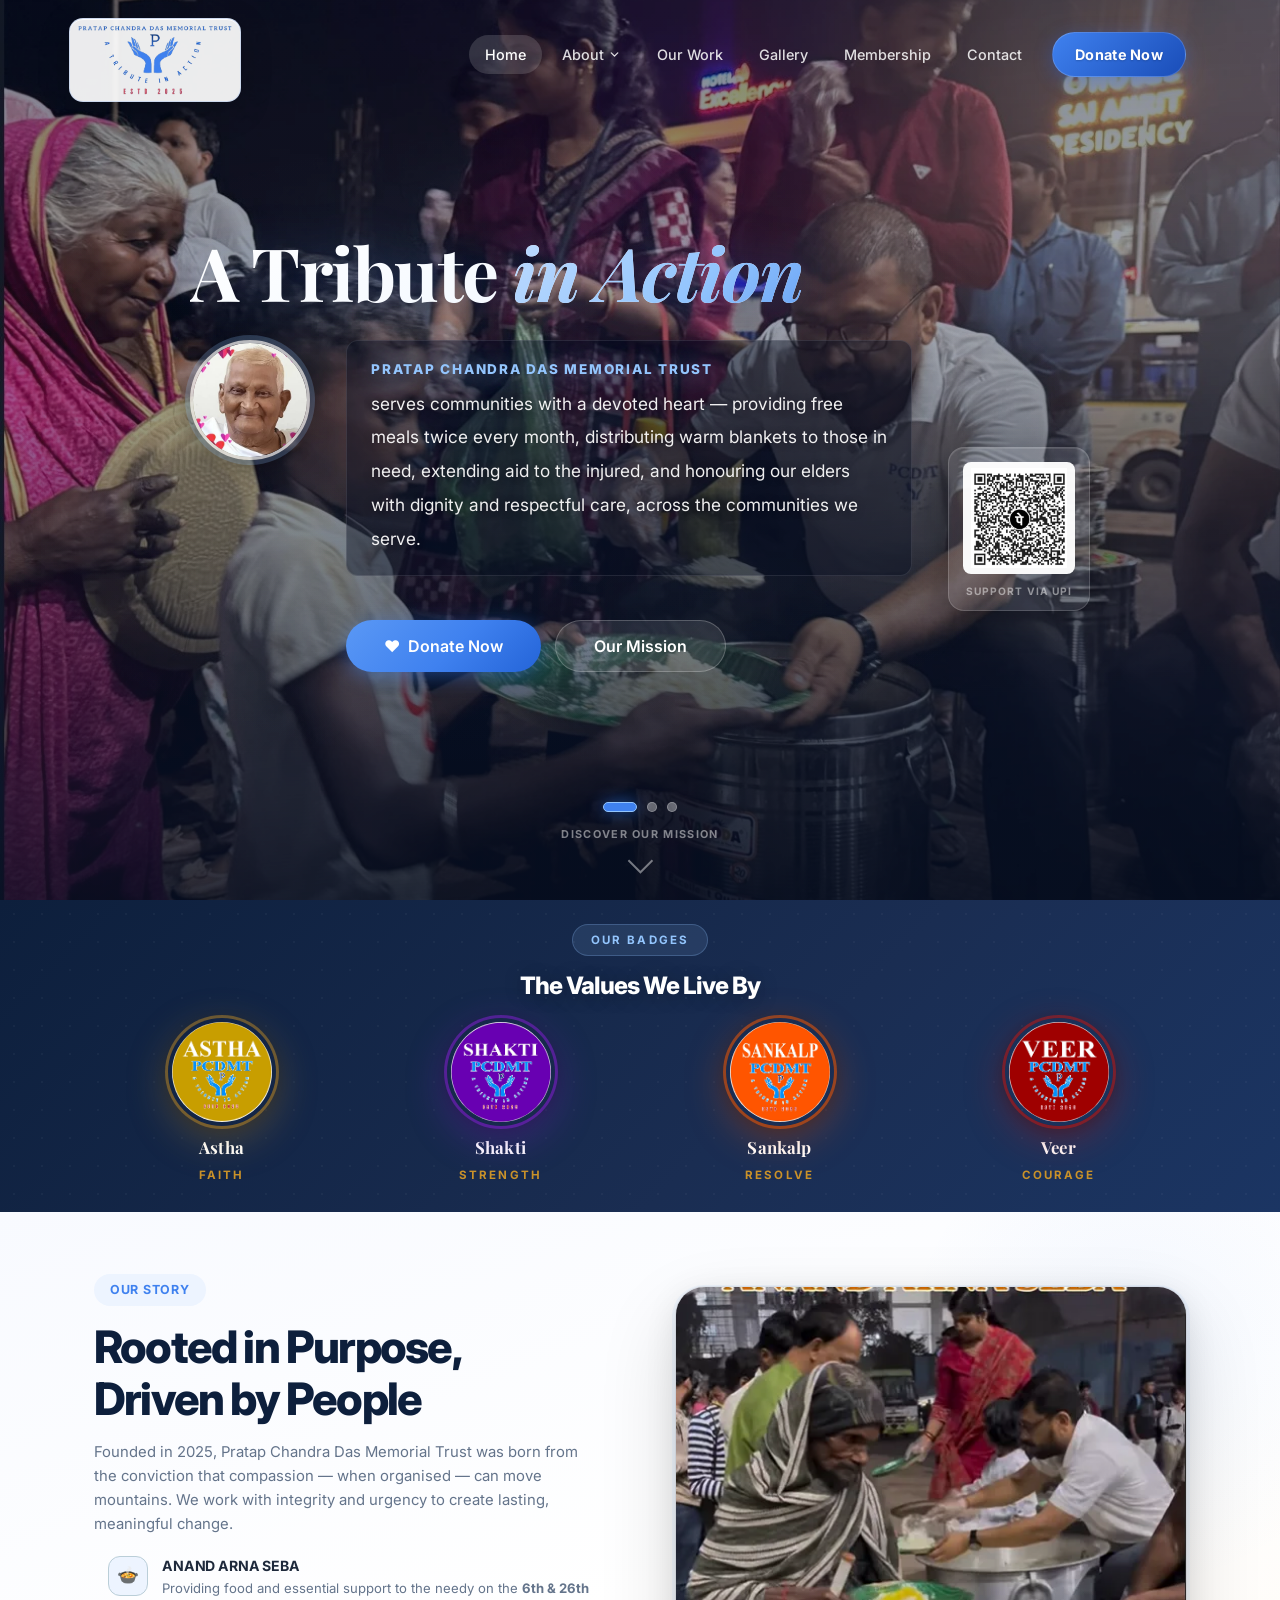
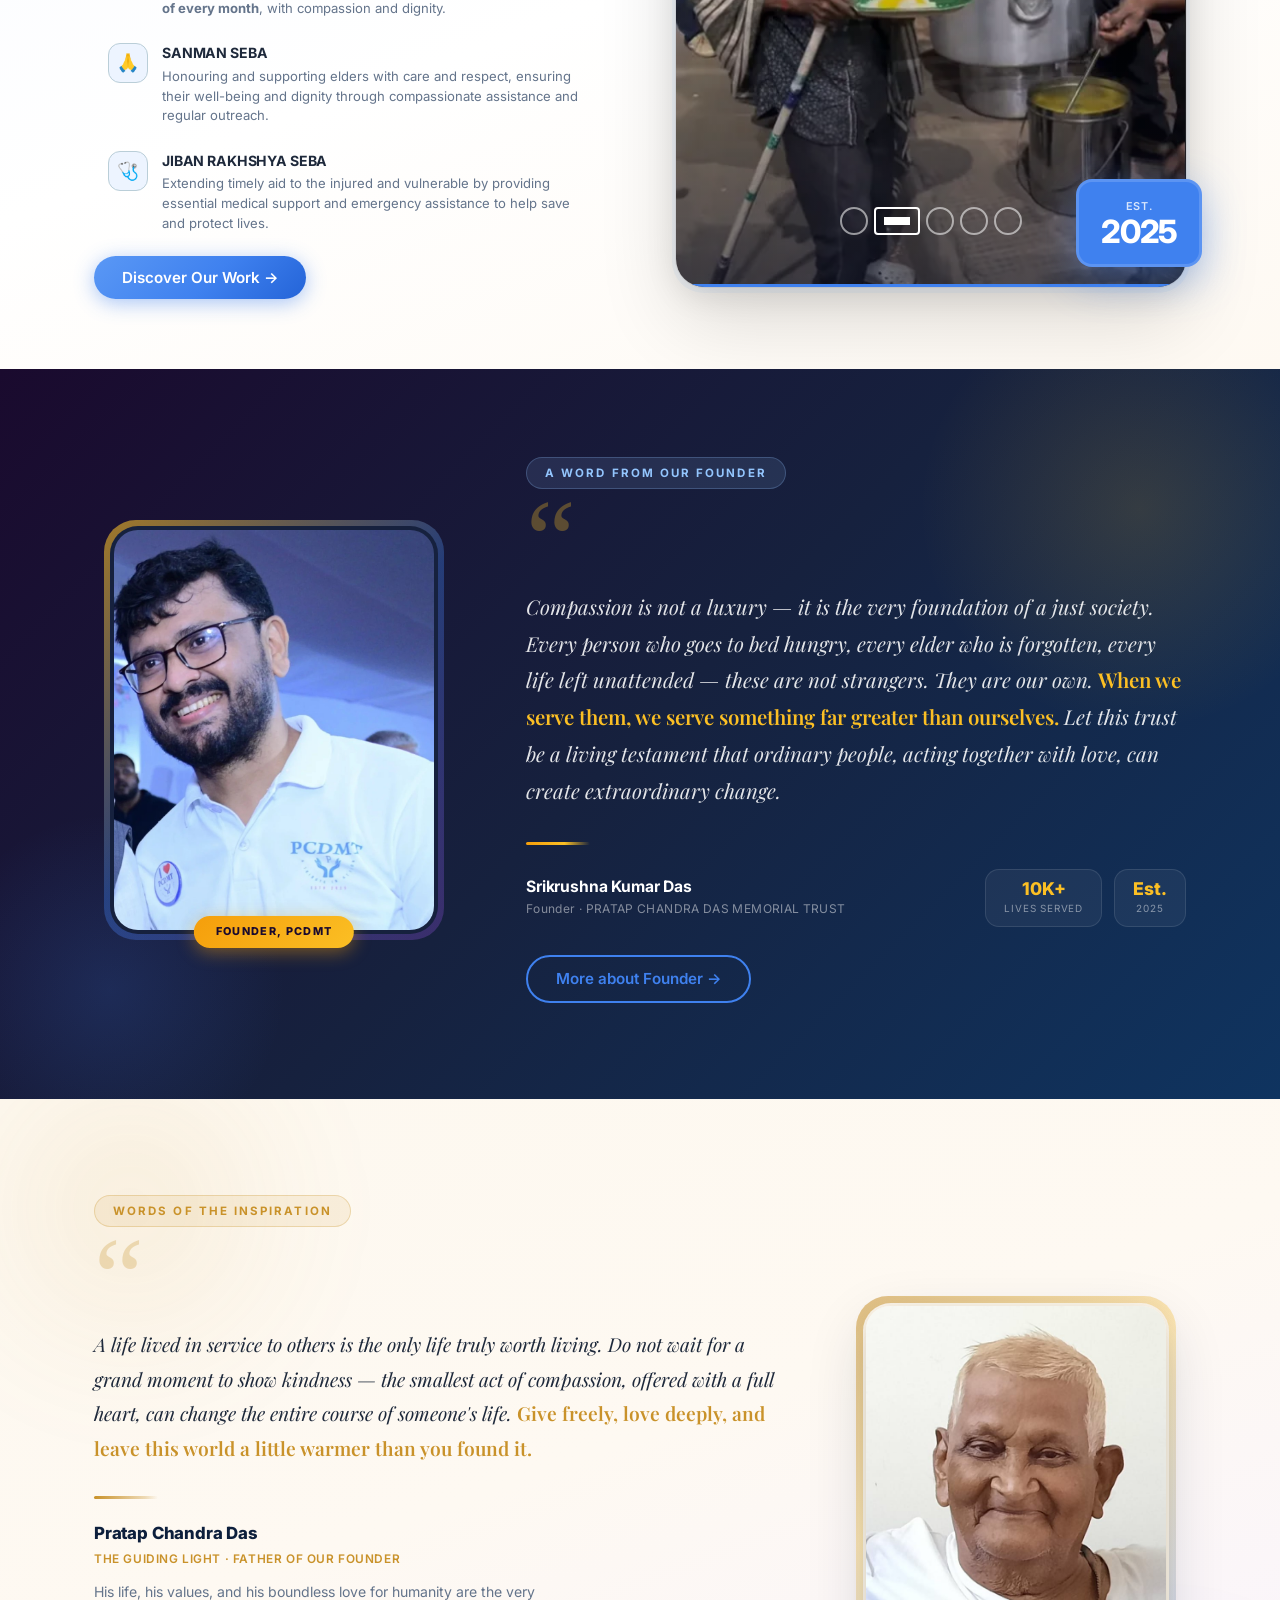
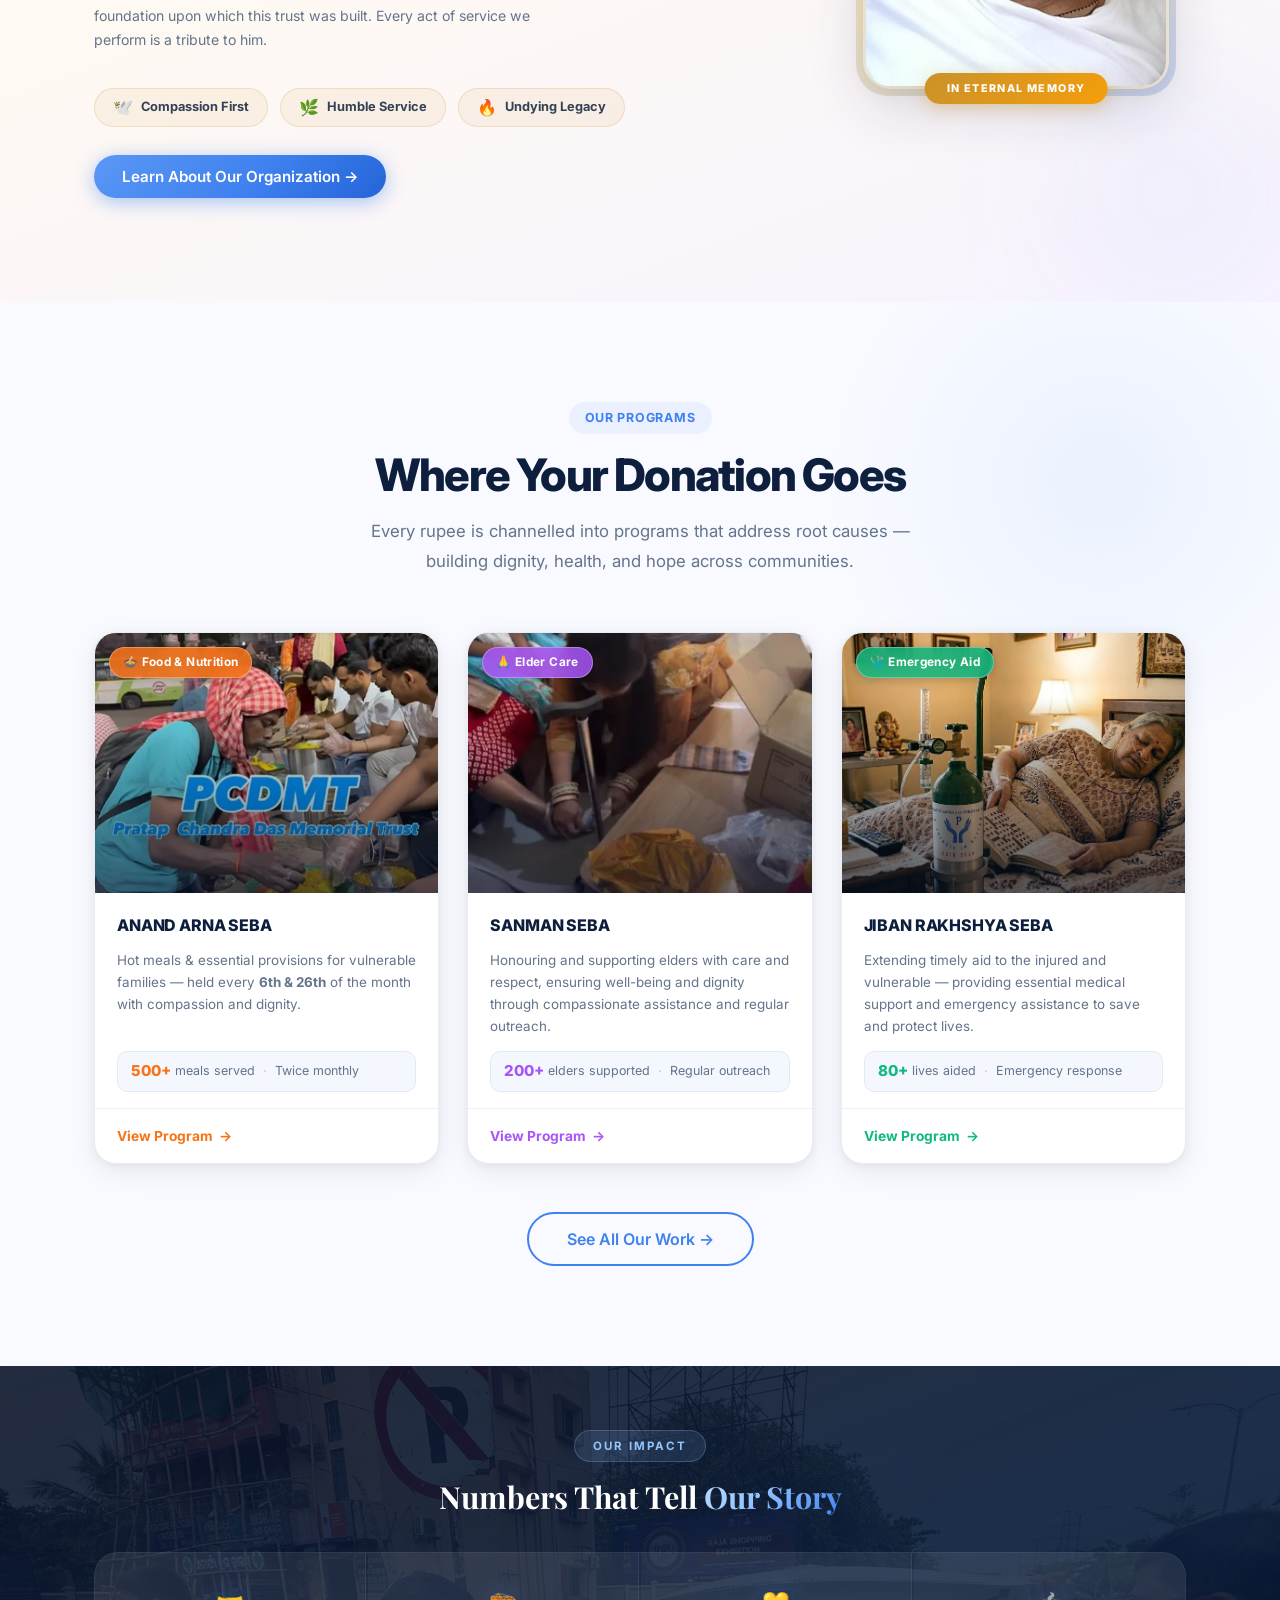
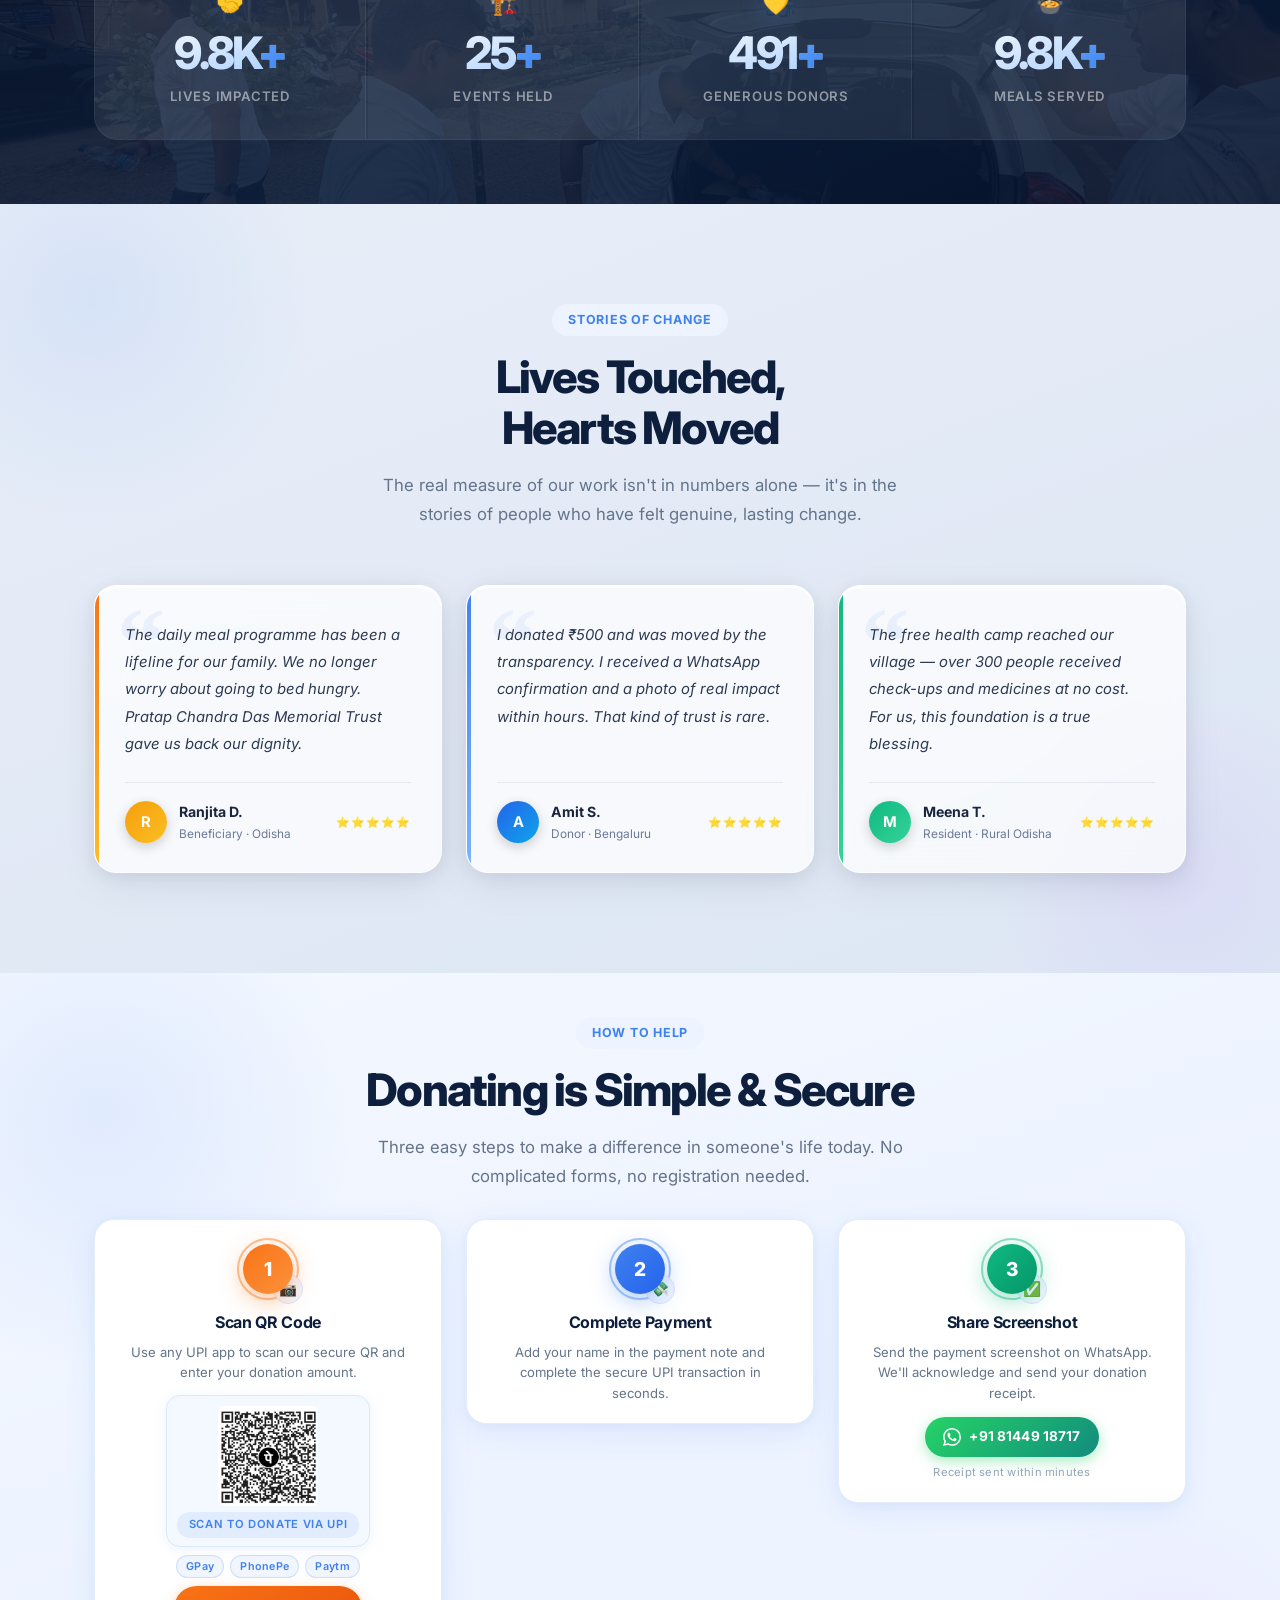
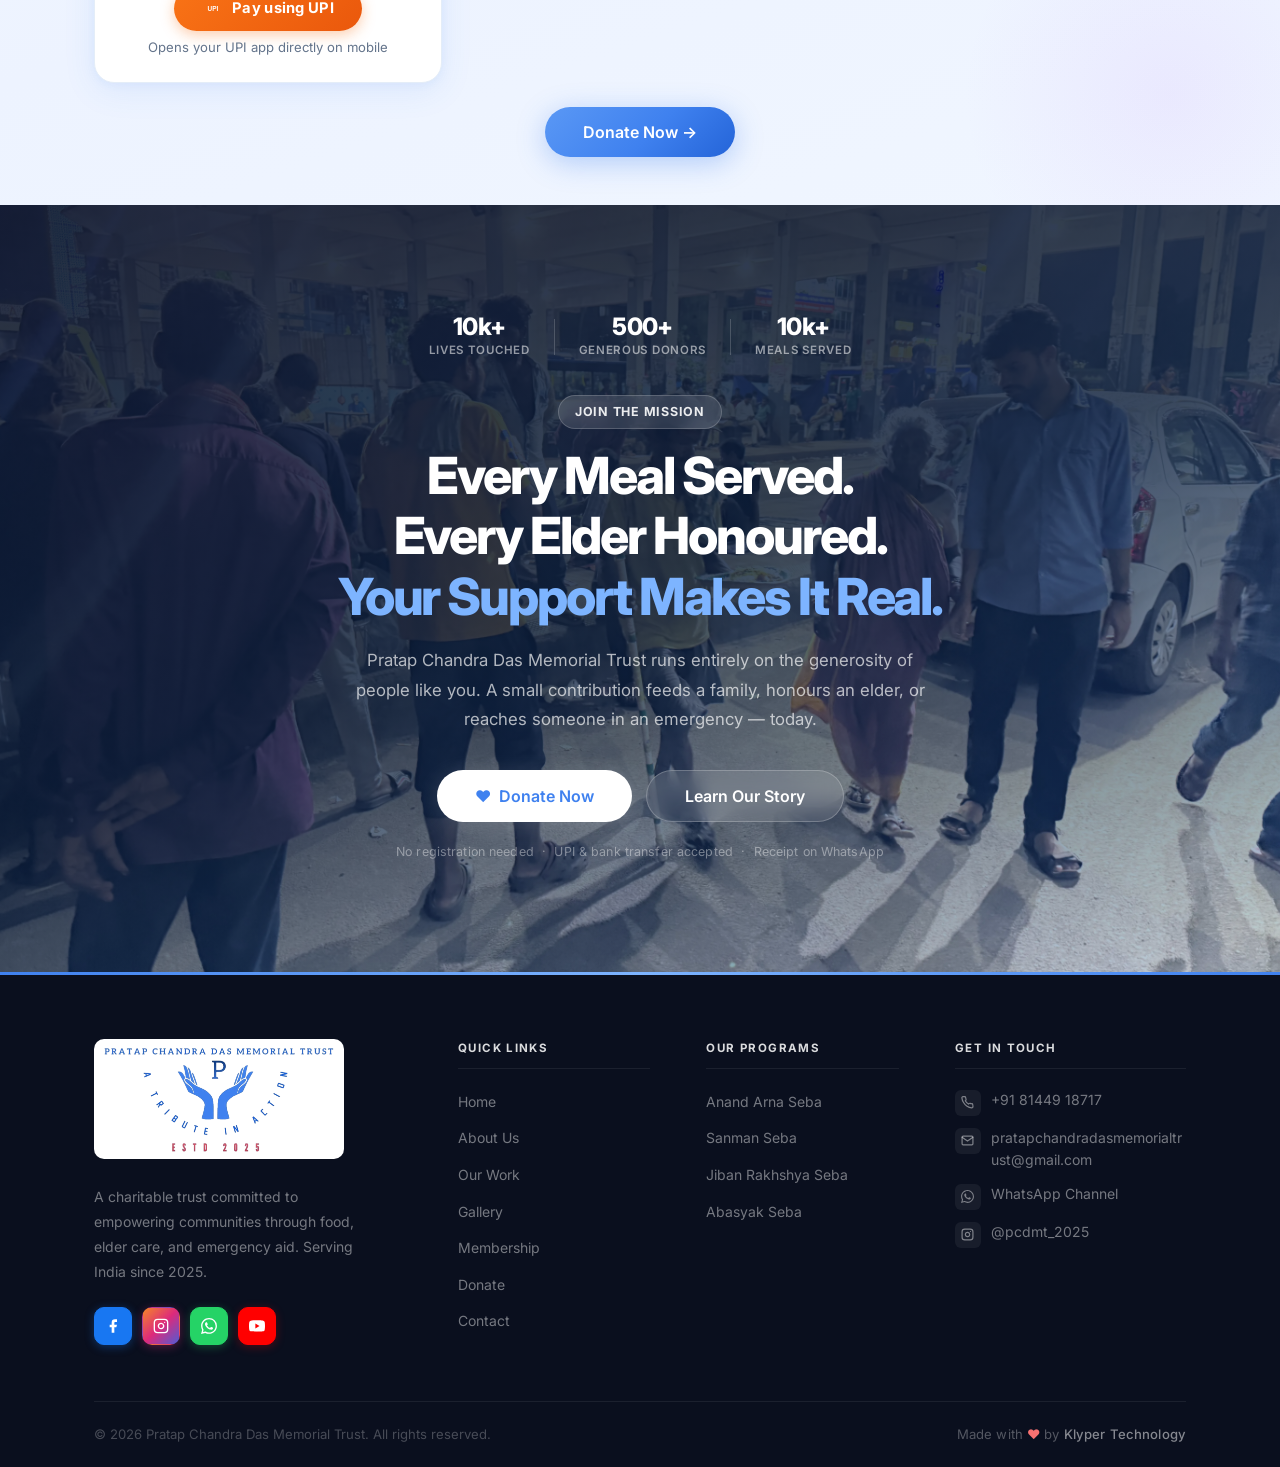
<file: index.html>
﻿<!doctype html>
<html lang="en">
  <head>
    <meta charset="UTF-8" />
    <meta name="viewport" content="width=device-width, initial-scale=1.0" />
    <link rel="icon" href="images/favicon.ico" type="image/x-icon" />
    <meta
      name="description"
      content="Pratap Chandra Das Memorial Trust — Empowering lives through compassion, education, and community development across India. Donate today and make a difference."
    />
    <meta
      property="og:title"
      content="Pratap Chandra Das Memorial Trust — Empowering Lives Through Compassion"
    />
    <meta
      property="og:description"
      content="Join thousands of donors helping underprivileged communities through education, healthcare, and sustainable development."
    />
    <title>
      Pratap Chandra Das Memorial Trust — Empowering Lives Through Compassion
    </title>
    <link rel="preconnect" href="https://fonts.googleapis.com" />
    <link rel="preconnect" href="https://fonts.gstatic.com" crossorigin />
    <link
      href="https://fonts.googleapis.com/css2?family=Inter:wght@300;400;500;600;700;800&family=Playfair+Display:ital,wght@0,600;0,700;1,600&display=swap"
      rel="stylesheet"
    />
    <link rel="stylesheet" href="css/style.css" />
    <!-- Google tag (gtag.js) -->
    <script
      async
      src="https://www.googletagmanager.com/gtag/js?id=G-CG6XLDPHSB"
    ></script>
    <script>
      window.dataLayer = window.dataLayer || [];
      function gtag() {
        dataLayer.push(arguments);
      }
      gtag("js", new Date());

      gtag("config", "G-CG6XLDPHSB");
    </script>
  </head>
  <body class="has-hero-carousel">
    <!-- Scroll progress indicator -->
    <div class="scroll-progress" id="scrollProgress"></div>
    <!-- ===== NAVBAR ===== -->
    <nav class="navbar" id="navbar">
      <div class="nav-inner">
        <a href="index.html" class="nav-logo">
          <!-- Full logo — visible at top of hero -->
          <img
            src="images/pcdmt_transparent_bg_logo.png"
            alt="Pratap Chandra Das Memorial Trust"
            class="nav-logo-img nav-logo-full"
          />
          <!-- Small logo — fades in on scroll -->
          <img
            src="images/pcdmt_logo_small.png"
            alt="PCDMT"
            class="nav-logo-img nav-logo-small"
          />
        </a>
        <ul class="nav-links" id="navLinks">
          <li><a href="index.html" class="active">Home</a></li>
          <li class="nav-item-dropdown">
            <a href="#" role="button" aria-haspopup="true"
              >About
              <svg
                class="nav-chevron"
                viewBox="0 0 24 24"
                fill="none"
                stroke="currentColor"
                stroke-width="2.5"
                stroke-linecap="round"
                stroke-linejoin="round"
                aria-hidden="true"
              >
                <polyline points="6 9 12 15 18 9" />
              </svg>
            </a>
            <ul class="nav-dropdown">
              <li>
                <a href="about-founder.html" class="nav-dropdown-link"
                  ><span class="nav-dropdown-icon" style="background: #fff7ed"
                    >🙏</span
                  >About Founder</a
                >
              </li>
              <li>
                <a href="about-organization.html" class="nav-dropdown-link"
                  ><span class="nav-dropdown-icon" style="background: #eff6ff"
                    >🏛️</span
                  >About Organization</a
                >
              </li>
            </ul>
          </li>
          <li><a href="work.html">Our Work</a></li>
          <li><a href="gallery.html">Gallery</a></li>
          <li><a href="membership.html">Membership</a></li>
          <li><a href="contact.html">Contact</a></li>
          <li>
            <a href="membership.html#donate" class="btn-nav">Donate Now</a>
          </li>
        </ul>
        <button
          class="nav-toggle"
          id="navToggle"
          aria-label="Toggle navigation menu"
        >
          <span></span>
          <span></span>
          <span></span>
        </button>
      </div>
    </nav>

    <!-- ===== HERO ===== -->
    <section class="hero" id="hero">
      <!-- Background Carousel -->
      <div class="hero-carousel" id="heroCarousel">
        <div
          class="hero-slide active"
          style="
            background-image: url(&quot;images/work_images/hero_section_1.webp&quot;);
          "
        ></div>
        <div
          class="hero-slide"
          style="
            background-image: url(&quot;images/work_images/hero_2.webp&quot;);
          "
        ></div>
        <div
          class="hero-slide"
          style="
            background-image: url(&quot;images/work_images/hero_3.webp&quot;);
          "
        ></div>
      </div>

      <!-- Dark gradient overlay -->
      <div class="hero-overlay"></div>

      <!-- Foreground content — parallax via JS -->
      <div class="hero-content-wrap" id="heroContent">
        <div class="container">
          <div class="hero-inner">
            <h1 class="hero-title animate-fade-up delay-1">
              <span class="hero-tribute">A Tribute</span>
              <span class="highlight">in Action</span>
            </h1>

            <div class="hero-founder-row animate-fade-up delay-2">
              <div class="hero-founder-img-wrap">
                <img
                  src="images/founder_img.png"
                  alt="Pratap Chandra Das"
                  class="hero-founder-img"
                />
              </div>
              <div class="hero-founder-text">
                <p class="hero-subtitle">
                  <span class="hero-name-highlight"
                    >PRATAP CHANDRA DAS MEMORIAL TRUST</span
                  >
                  serves communities with a devoted heart &mdash; providing free
                  meals twice every month, distributing warm blankets to those
                  in need, extending aid to the injured, and honouring our
                  elders with dignity and respectful care, across the
                  communities we serve.
                </p>

                <div class="hero-actions">
                  <a
                    href="membership.html#donate"
                    class="btn btn-primary btn-lg"
                    >❤️&nbsp; Donate Now</a
                  >
                  <a href="work.html" class="btn btn-ghost-white btn-lg"
                    >Our Mission</a
                  >
                </div>
              </div>

              <!-- QR Code — right-aligned, secondary CTA -->
              <div class="hero-qr-wrap animate-fade-up delay-3">
                <img
                  src="images/pcdmt_qr_code.png"
                  alt="Donate via UPI QR code"
                  class="hero-qr-img"
                />
                <span class="hero-qr-label">Support via UPI</span>
              </div>
            </div>
          </div>
        </div>
      </div>

      <!-- Carousel dot navigation -->
      <div class="carousel-nav" id="carouselNav">
        <button
          class="carousel-dot active"
          data-index="0"
          aria-label="Slide 1"
        ></button>
        <button
          class="carousel-dot"
          data-index="1"
          aria-label="Slide 2"
        ></button>
        <button
          class="carousel-dot"
          data-index="2"
          aria-label="Slide 3"
        ></button>
      </div>

      <!-- Scroll indicator -->
      <div class="hero-scroll-hint" id="heroScrollHint">
        <span>Discover Our Mission</span>
        <div class="scroll-chevron"></div>
      </div>
    </section>

    <!-- ===== CORE VALUES / BADGES ===== -->
    <section class="badges-section">
      <div class="container">
        <div class="text-center reveal">
          <div class="section-tag-light">Our Badges</div>
          <h2 class="section-title badges-section-title">The Values We Live By</h2>
        </div>
        <div class="badges-grid">
          <div class="badge-item reveal delay-1">
            <div class="badge-halo badge-halo--gold">
              <img
                src="images/badges/astha_badge.webp"
                alt="Astha — Faith"
                class="badge-item-img"
                loading="lazy"
              />
            </div>
            <div class="badge-item-meta">
              <span class="badge-item-name">Astha</span>
              <span class="badge-item-meaning">Faith</span>
            </div>
          </div>
          <div class="badge-item reveal delay-2">
            <div class="badge-halo badge-halo--purple">
              <img
                src="images/badges/sakti_badge.webp"
                alt="Shakti — Strength"
                class="badge-item-img"
                loading="lazy"
              />
            </div>
            <div class="badge-item-meta">
              <span class="badge-item-name">Shakti</span>
              <span class="badge-item-meaning">Strength</span>
            </div>
          </div>
          <div class="badge-item reveal delay-3">
            <div class="badge-halo badge-halo--orange">
              <img
                src="images/badges/sankalp_badge.webp"
                alt="Sankalp — Resolve"
                class="badge-item-img"
                loading="lazy"
              />
            </div>
            <div class="badge-item-meta">
              <span class="badge-item-name">Sankalp</span>
              <span class="badge-item-meaning">Resolve</span>
            </div>
          </div>
          <div class="badge-item reveal delay-4">
            <div class="badge-halo badge-halo--red">
              <img
                src="images/badges/veer_badge.webp"
                alt="Veer — Courage"
                class="badge-item-img"
                loading="lazy"
              />
            </div>
            <div class="badge-item-meta">
              <span class="badge-item-name">Veer</span>
              <span class="badge-item-meaning">Courage</span>
            </div>
          </div>
        </div>
      </div>
    </section>

    <!-- ===== ABOUT PREVIEW ===== -->
    <section class="about-preview">
      <div class="container">
        <div class="about-grid">
          <div class="about-visual reveal-up">
            <!-- About section image carousel -->
            <div class="about-carousel" id="aboutCarousel">
              <div class="about-carousel-track" id="aboutTrack">
                <div class="about-carousel-slide active">
                  <img
                    src="images/work_images/img_8.webp"
                    alt="Community outreach"
                    loading="lazy"
                  />
                  <div class="about-slide-overlay"></div>
                </div>
                <div class="about-carousel-slide">
                  <img
                    src="images/work_images/img_11.webp"
                    alt="Livelihood support"
                    loading="lazy"
                  />
                  <div class="about-slide-overlay"></div>
                </div>
                <div class="about-carousel-slide">
                  <img
                    src="images/work_images/img_9.webp"
                    alt="Healthcare initiative"
                    loading="lazy"
                  />
                  <div class="about-slide-overlay"></div>
                </div>
                <div class="about-carousel-slide">
                  <img
                    src="images/work_images/img_10.webp"
                    alt="Community meal"
                    loading="lazy"
                  />
                  <div class="about-slide-overlay"></div>
                </div>
                <div class="about-carousel-slide">
                  <img
                    src="images/work_images/sanman_seba.webp"
                    alt="Sanman Seba"
                    loading="lazy"
                  />
                  <div class="about-slide-overlay"></div>
                </div>
              </div>
              <!-- Dot navigation -->
              <div class="about-carousel-nav" id="aboutCarouselNav">
                <button
                  class="about-carousel-dot active"
                  data-index="0"
                  aria-label="Slide 1"
                ></button>
                <button
                  class="about-carousel-dot"
                  data-index="1"
                  aria-label="Slide 2"
                ></button>
                <button
                  class="about-carousel-dot"
                  data-index="2"
                  aria-label="Slide 3"
                ></button>
                <button
                  class="about-carousel-dot"
                  data-index="3"
                  aria-label="Slide 4"
                ></button>
                <button
                  class="about-carousel-dot"
                  data-index="4"
                  aria-label="Slide 5"
                ></button>
              </div>
              <!-- Progress bar -->
              <div class="about-carousel-progress">
                <div class="about-progress-fill" id="aboutProgressFill"></div>
              </div>
            </div>
            <div class="about-badge">
              <div class="badge-year">Est.</div>
              <div class="badge-num">2025</div>
            </div>
          </div>

          <div class="about-content reveal-up delay-1">
            <div class="section-tag">Our Story</div>
            <h2 class="section-title">
              Rooted in Purpose,<br />Driven by People
            </h2>
            <p class="section-subtitle">
              Founded in 2025, Pratap Chandra Das Memorial Trust was born from
              the conviction that compassion — when organised — can move
              mountains. We work with integrity and urgency to create lasting,
              meaningful change.
            </p>

            <div class="features-list">
              <div class="feature-item reveal-up delay-2">
                <div class="feature-icon">🍲</div>
                <div>
                  <h4>ANAND ARNA SEBA</h4>
                  <p>
                    Providing food and essential support to the needy on the
                    <strong>6th &amp; 26th of every month</strong>, with
                    compassion and dignity.
                  </p>
                </div>
              </div>
              <div class="feature-item reveal-up delay-3">
                <div class="feature-icon">🙏</div>
                <div>
                  <h4>SANMAN SEBA</h4>
                  <p>
                    Honouring and supporting elders with care and respect,
                    ensuring their well-being and dignity through compassionate
                    assistance and regular outreach.
                  </p>
                </div>
              </div>
              <div class="feature-item reveal-up delay-4">
                <div class="feature-icon">🩺</div>
                <div>
                  <h4>JIBAN RAKHSHYA SEBA</h4>
                  <p>
                    Extending timely aid to the injured and vulnerable by
                    providing essential medical support and emergency assistance
                    to help save and protect lives.
                  </p>
                </div>
              </div>
            </div>

            <a href="work.html" class="btn btn-primary reveal-up delay-5"
              >Discover Our Work →</a
            >
          </div>
        </div>
      </div>
    </section>

    <!-- ===== FOUNDER QUOTE ===== -->
    <section class="founder-section">
      <div class="container">
        <div class="founder-grid">
          <!-- Founder image -->
          <div class="founder-img-col reveal-up">
            <div class="founder-img-frame">
              <img
                src="images/pcdmt_founder_img.jpg"
                alt="Srikrushna Kumar Das — Founder"
                class="founder-img"
                loading="lazy"
              />
            </div>
            <div class="founder-img-badge">Founder, PCDMT</div>
          </div>

          <!-- Quote & signature -->
          <div class="founder-content-col reveal-up delay-1">
            <div class="section-tag-light">A Word From Our Founder</div>
            <span class="founder-quote-glyph">&ldquo;</span>
            <p class="founder-quote">
              Compassion is not a luxury — it is the very foundation of a just
              society. Every person who goes to bed hungry, every elder who is
              forgotten, every life left unattended — these are not strangers.
              They are our own.
              <em
                >When we serve them, we serve something far greater than
                ourselves.</em
              >
              Let this trust be a living testament that ordinary people, acting
              together with love, can create extraordinary change.
            </p>
            <div class="founder-divider"></div>
            <div class="founder-signature">
              <div>
                <div class="founder-name">Srikrushna Kumar Das</div>
                <div class="founder-role">
                  Founder &middot; PRATAP CHANDRA DAS MEMORIAL TRUST
                </div>
              </div>
              <div class="founder-trust-pill">
                <div class="founder-trust-item">
                  <span class="founder-trust-num">10K+</span>
                  <span class="founder-trust-label">Lives Served</span>
                </div>
                <div class="founder-trust-item">
                  <span class="founder-trust-num">Est.</span>
                  <span class="founder-trust-label">2025</span>
                </div>
              </div>
            </div>
            <a
              href="about-founder.html"
              class="btn btn-outline"
              style="margin-top: 28px"
              >More about Founder →</a
            >
          </div>
        </div>
      </div>
    </section>

    <!-- ===== FOUNDER'S FATHER TRIBUTE ===== -->
    <section class="tribute-section">
      <!-- Decorative blobs -->
      <div class="tribute-blob tribute-blob--tl" aria-hidden="true"></div>
      <div class="tribute-blob tribute-blob--br" aria-hidden="true"></div>

      <div class="container">
        <div class="tribute-grid">
          <!-- Image column -->
          <div class="tribute-img-col reveal-up">
            <div class="tribute-img-frame">
              <img
                src="images/founder_father_full_img.jpeg"
                alt="Pratap Chandra Das — Father of the Founder"
                class="tribute-img"
                loading="lazy"
              />
            </div>
            <div class="tribute-img-badge">In Eternal Memory</div>
          </div>

          <!-- Quote column -->
          <div class="tribute-content-col reveal-up delay-1">
            <div class="section-tag-light">Words of the Inspiration</div>

            <span class="tribute-quote-glyph">&ldquo;</span>

            <blockquote class="tribute-quote">
              A life lived in service to others is the only life truly worth
              living. Do not wait for a grand moment to show kindness — the
              smallest act of compassion, offered with a full heart, can change
              the entire course of someone's life.
              <em
                >Give freely, love deeply, and leave this world a little warmer
                than you found it.</em
              >
            </blockquote>

            <div class="tribute-divider"></div>

            <div class="tribute-signature">
              <div class="tribute-sig-info">
                <div class="tribute-sig-name">Pratap Chandra Das</div>
                <div class="tribute-sig-role">
                  The Guiding Light &middot; Father of our Founder
                </div>
                <div class="tribute-sig-note">
                  His life, his values, and his boundless love for humanity are
                  the very foundation upon which this trust was built. Every act
                  of service we perform is a tribute to him.
                </div>
              </div>
            </div>

            <!-- Pillars -->
            <div class="tribute-pillars">
              <div class="tribute-pillar">
                <span class="tribute-pillar-icon">🕊️</span>
                <span class="tribute-pillar-label">Compassion First</span>
              </div>
              <div class="tribute-pillar">
                <span class="tribute-pillar-icon">🌿</span>
                <span class="tribute-pillar-label">Humble Service</span>
              </div>
              <div class="tribute-pillar">
                <span class="tribute-pillar-icon">🔥</span>
                <span class="tribute-pillar-label">Undying Legacy</span>
              </div>
            </div>

            <a
              href="about-organization.html"
              class="btn btn-primary tribute-cta-btn"
              >Learn About Our Organization →</a
            >
          </div>
        </div>
      </div>
    </section>

    <!-- ===== PROGRAMS PREVIEW ===== -->
    <section class="programs-preview">
      <div class="container">
        <div class="text-center reveal">
          <div class="section-tag">Our Programs</div>
          <h2 class="section-title">Where Your Donation Goes</h2>
          <p class="section-subtitle">
            Every rupee is channelled into programs that address root causes —
            building dignity, health, and hope across communities.
          </p>
        </div>
        <div class="programs-grid">
          <!-- Card 1 — Anand Arna Seba -->
          <div class="program-card reveal delay-1">
            <div class="program-card-image">
              <img
                src="images/work_images/anand_arna_seba.webp"
                alt="Anand Arna Seba — free meals programme"
                loading="lazy"
              />
              <div class="program-card-img-overlay"></div>
              <span class="program-badge">🍲 Food &amp; Nutrition</span>
            </div>
            <div class="program-card-body">
              <h3>ANAND ARNA SEBA</h3>
              <p>
                Hot meals &amp; essential provisions for vulnerable families —
                held every <strong>6th &amp; 26th</strong> of the month with
                compassion and dignity.
              </p>
              <div class="program-stat">
                <span class="prog-stat-item"
                  ><span class="prog-num">500+</span> meals served</span
                >
                <span class="prog-stat-sep">·</span>
                <span class="prog-stat-item">Twice monthly</span>
              </div>
            </div>
            <a href="work.html" class="program-link"
              >View Program <span class="arrow">→</span></a
            >
          </div>

          <!-- Card 2 — Sanman Seba -->
          <div class="program-card reveal delay-2">
            <div class="program-card-image">
              <img
                src="images/work_images/sanman_seba.webp"
                alt="Sanman Seba — elder care programme"
                loading="lazy"
              />
              <div class="program-card-img-overlay"></div>
              <span class="program-badge">🙏 Elder Care</span>
            </div>
            <div class="program-card-body">
              <h3>SANMAN SEBA</h3>
              <p>
                Honouring and supporting elders with care and respect, ensuring
                well-being and dignity through compassionate assistance and
                regular outreach.
              </p>
              <div class="program-stat">
                <span class="prog-stat-item"
                  ><span class="prog-num">200+</span> elders supported</span
                >
                <span class="prog-stat-sep">·</span>
                <span class="prog-stat-item">Regular outreach</span>
              </div>
            </div>
            <a href="work.html" class="program-link"
              >View Program <span class="arrow">→</span></a
            >
          </div>

          <!-- Card 3 — Jiban Rakhshya Seba -->
          <div class="program-card reveal delay-3">
            <div class="program-card-image">
              <img
                src="images/work_images/jiban_rakhsya_seba/jiban_rakhsya_seba_cover_img.webp"
                alt="Jiban Rakhshya Seba — emergency aid programme"
                loading="lazy"
              />
              <div class="program-card-img-overlay"></div>
              <span class="program-badge">🩺 Emergency Aid</span>
            </div>
            <div class="program-card-body">
              <h3>JIBAN RAKHSHYA SEBA</h3>
              <p>
                Extending timely aid to the injured and vulnerable — providing
                essential medical support and emergency assistance to save and
                protect lives.
              </p>
              <div class="program-stat">
                <span class="prog-stat-item"
                  ><span class="prog-num">80+</span> lives aided</span
                >
                <span class="prog-stat-sep">·</span>
                <span class="prog-stat-item">Emergency response</span>
              </div>
            </div>
            <a href="jiban-rakhshya-seba.html" class="program-link"
              >View Program <span class="arrow">→</span></a
            >
          </div>
        </div>
        <div class="text-center" style="margin-top: 48px">
          <a href="work.html" class="btn btn-outline btn-lg"
            >See All Our Work →</a
          >
        </div>
      </div>
    </section>

    <!-- ===== IMPACT STATS ===== -->
    <section class="stats-bar" id="statsSection">
      <div class="stats-bg-image"></div>
      <div class="stats-overlay"></div>
      <div class="container">
        <div class="stats-header reveal">
          <div class="section-tag-light">Our Impact</div>
          <h2 class="stats-section-title">
            Numbers That Tell <span>Our Story</span>
          </h2>
        </div>
        <div class="stats-grid">
          <div class="stat-item reveal">
            <div class="stat-icon-wrap">🤝</div>
            <div class="stat-value" data-target="10000">
              0<span class="accent">+</span>
            </div>
            <div class="stat-desc">Lives Impacted</div>
          </div>
          <div class="stat-item reveal delay-1">
            <div class="stat-icon-wrap">🏗️</div>
            <div class="stat-value" data-target="25">
              0<span class="accent">+</span>
            </div>
            <div class="stat-desc">Events Held</div>
          </div>
          <div class="stat-item reveal delay-2">
            <div class="stat-icon-wrap">💛</div>
            <div class="stat-value" data-target="500">
              0<span class="accent">+</span>
            </div>
            <div class="stat-desc">Generous Donors</div>
          </div>
          <div class="stat-item reveal delay-3">
            <div class="stat-icon-wrap">🍲</div>
            <div class="stat-value" data-target="10000">
              0<span class="accent">+</span>
            </div>
            <div class="stat-desc">Meals Served</div>
          </div>
        </div>
      </div>
    </section>

    <!-- ===== TESTIMONIALS ===== -->
    <section class="testimonials-section">
      <div class="container">
        <div class="text-center reveal">
          <div class="section-tag">Stories of Change</div>
          <h2 class="section-title">Lives Touched,<br />Hearts Moved</h2>
          <p class="section-subtitle">
            The real measure of our work isn't in numbers alone — it's in the
            stories of people who have felt genuine, lasting change.
          </p>
        </div>
        <div class="testimonials-grid">
          <div class="testimonial-card reveal delay-1">
            <div class="quote-mark">&ldquo;</div>
            <p class="t-text">
              The daily meal programme has been a lifeline for our family. We no
              longer worry about going to bed hungry. Pratap Chandra Das
              Memorial Trust gave us back our dignity.
            </p>
            <div class="t-author">
              <div
                class="t-avatar"
                style="background: linear-gradient(135deg, #f59e0b, #fbbf24)"
              >
                R
              </div>
              <div class="t-info">
                <div class="t-name">Ranjita D.</div>
                <div class="t-role">Beneficiary · Odisha</div>
              </div>
              <div class="t-stars">⭐⭐⭐⭐⭐</div>
            </div>
          </div>
          <div class="testimonial-card reveal delay-2">
            <div class="quote-mark">&ldquo;</div>
            <p class="t-text">
              I donated ₹500 and was moved by the transparency. I received a
              WhatsApp confirmation and a photo of real impact within hours.
              That kind of trust is rare.
            </p>
            <div class="t-author">
              <div
                class="t-avatar"
                style="background: linear-gradient(135deg, #2563eb, #0ea5e9)"
              >
                A
              </div>
              <div class="t-info">
                <div class="t-name">Amit S.</div>
                <div class="t-role">Donor · Bengaluru</div>
              </div>
              <div class="t-stars">⭐⭐⭐⭐⭐</div>
            </div>
          </div>
          <div class="testimonial-card reveal delay-3">
            <div class="quote-mark">&ldquo;</div>
            <p class="t-text">
              The free health camp reached our village — over 300 people
              received check-ups and medicines at no cost. For us, this
              foundation is a true blessing.
            </p>
            <div class="t-author">
              <div
                class="t-avatar"
                style="background: linear-gradient(135deg, #10b981, #34d399)"
              >
                M
              </div>
              <div class="t-info">
                <div class="t-name">Meena T.</div>
                <div class="t-role">Resident · Rural Odisha</div>
              </div>
              <div class="t-stars">⭐⭐⭐⭐⭐</div>
            </div>
          </div>
        </div>
      </div>
    </section>

    <!-- ===== HOW TO DONATE ===== -->
    <section class="how-it-works">
      <div class="container">
        <div class="text-center reveal">
          <div class="section-tag">How to Help</div>
          <h2 class="section-title">Donating is Simple &amp; Secure</h2>
          <p class="section-subtitle">
            Three easy steps to make a difference in someone's life today. No
            complicated forms, no registration needed.
          </p>
        </div>
        <div class="steps-grid">
          <div class="step-card reveal delay-1">
            <div class="step-icon-wrap">
              <div class="step-number">1</div>
              <span class="step-icon">📷</span>
            </div>
            <h3>Scan QR Code</h3>
            <p>
              Use any UPI app to scan our secure QR and enter your donation
              amount.
            </p>
            <div class="step-qr-wrap">
              <img
                src="images/pcdmt_qr_code.png"
                alt="UPI Donation QR Code — PCDMT"
                class="step-qr-img"
              />
              <span class="step-qr-label">Scan to Donate via UPI</span>
            </div>
            <div class="step-upi-row">
              <span class="step-upi-badge">GPay</span>
              <span class="step-upi-badge">PhonePe</span>
              <span class="step-upi-badge">Paytm</span>
            </div>
            <div class="mem-upi-btn-wrap step-upi-btn-wrap">
              <a
                href="upi://pay?pa=8144918717@ybl&pn=PCDMT%20Foundation&cu=INR"
                class="mem-upi-btn"
              >
                <svg width="22" height="14" viewBox="0 0 48 22" aria-hidden="true">
                  <text x="50%" y="54%" dominant-baseline="middle" text-anchor="middle" font-size="14" font-weight="900" font-family="Arial,sans-serif" fill="white">UPI</text>
                </svg>
                Pay using UPI
              </a>
              <p class="mem-upi-btn-hint">Opens your UPI app directly on mobile</p>
            </div>
            <div class="step-connector">
              <svg viewBox="0 0 40 16" xmlns="http://www.w3.org/2000/svg">
                <path d="M2 8 Q20 2 38 8" />
                <path
                  d="M32 5 L38 8 L32 11"
                  stroke-dasharray="none"
                  fill="none"
                  stroke="rgba(63,129,239,0.55)"
                  stroke-width="2"
                  stroke-linecap="round"
                  stroke-linejoin="round"
                />
              </svg>
            </div>
          </div>
          <div class="step-card reveal delay-2">
            <div class="step-icon-wrap">
              <div class="step-number">2</div>
              <span class="step-icon">💸</span>
            </div>
            <h3>Complete Payment</h3>
            <p>
              Add your name in the payment note and complete the secure UPI
              transaction in seconds.
            </p>
            <div class="step-connector">
              <svg viewBox="0 0 40 16" xmlns="http://www.w3.org/2000/svg">
                <path d="M2 8 Q20 2 38 8" />
                <path
                  d="M32 5 L38 8 L32 11"
                  stroke-dasharray="none"
                  fill="none"
                  stroke="rgba(63,129,239,0.55)"
                  stroke-width="2"
                  stroke-linecap="round"
                  stroke-linejoin="round"
                />
              </svg>
            </div>
          </div>
          <div class="step-card reveal delay-3">
            <div class="step-icon-wrap">
              <div class="step-number">3</div>
              <span class="step-icon">✅</span>
            </div>
            <h3>Share Screenshot</h3>
            <p>
              Send the payment screenshot on WhatsApp. We'll acknowledge and
              send your donation receipt.
            </p>
            <div class="step-wa-block">
              <a
                href="https://wa.me/918144918717"
                class="step-wa-link"
                target="_blank"
                rel="noopener noreferrer"
              >
                <svg
                  width="18"
                  height="18"
                  viewBox="0 0 24 24"
                  fill="currentColor"
                >
                  <path
                    d="M17.472 14.382c-.297-.149-1.758-.867-2.03-.967-.273-.099-.471-.148-.67.15-.197.297-.767.966-.94 1.164-.173.199-.347.223-.644.075-.297-.15-1.255-.463-2.39-1.475-.883-.788-1.48-1.761-1.653-2.059-.173-.297-.018-.458.13-.606.134-.133.298-.347.446-.52.149-.174.198-.298.298-.497.099-.198.05-.371-.025-.52-.075-.149-.669-1.612-.916-2.207-.242-.579-.487-.5-.669-.51-.173-.008-.371-.01-.57-.01-.198 0-.52.074-.792.372-.272.297-1.04 1.016-1.04 2.479 0 1.462 1.065 2.875 1.213 3.074.149.198 2.096 3.2 5.077 4.487.709.306 1.262.489 1.694.625.712.227 1.36.195 1.871.118.571-.085 1.758-.719 2.006-1.413.248-.694.248-1.289.173-1.413-.074-.124-.272-.198-.57-.347m-5.421 7.403h-.004a9.87 9.87 0 0 1-5.031-1.378l-.361-.214-3.741.982.998-3.648-.235-.374a9.86 9.86 0 0 1-1.51-5.26c.001-5.45 4.436-9.884 9.888-9.884 2.64 0 5.122 1.03 6.988 2.898a9.825 9.825 0 0 1 2.893 6.994c-.003 5.45-4.437 9.884-9.885 9.884m8.413-18.297A11.815 11.815 0 0 0 12.05 0C5.495 0 .16 5.335.157 11.892c0 2.096.547 4.142 1.588 5.945L.057 24l6.305-1.654a11.882 11.882 0 0 0 5.683 1.448h.005c6.554 0 11.89-5.335 11.893-11.893a11.821 11.821 0 0 0-3.48-8.413Z"
                  />
                </svg>
                +91 81449 18717
              </a>
              <span class="step-wa-note">Receipt sent within minutes</span>
            </div>
          </div>
        </div>
        <div class="text-center" style="margin-top: 22px">
          <a href="membership.html#donate" class="btn btn-primary btn-lg"
            >Donate Now →</a
          >
        </div>
      </div>
    </section>

    <!-- ===== CTA BANNER ===== -->
    <section class="cta-section">
      <!-- Background image layer -->
      <div class="cta-bg-img"></div>
      <div class="cta-overlay"></div>

      <div class="container">
        <div class="cta-inner reveal">
          <!-- Trust signal strip -->
          <div class="cta-trust-row">
            <div class="cta-trust-item">
              <span class="cta-trust-num">10k+</span>
              <span class="cta-trust-label">Lives Touched</span>
            </div>
            <div class="cta-trust-divider"></div>
            <div class="cta-trust-item">
              <span class="cta-trust-num">500+</span>
              <span class="cta-trust-label">Generous Donors</span>
            </div>
            <div class="cta-trust-divider"></div>
            <div class="cta-trust-item">
              <span class="cta-trust-num">10k+</span>
              <span class="cta-trust-label">Meals Served</span>
            </div>
          </div>

          <div class="section-tag cta-tag">Join the Mission</div>
          <h2 class="cta-title">
            Every Meal Served.<br />
            Every Elder Honoured.<br />
            <span class="cta-highlight">Your Support Makes It Real.</span>
          </h2>
          <p class="cta-subtitle">
            Pratap Chandra Das Memorial Trust runs entirely on the generosity of
            people like you. A small contribution feeds a family, honours an
            elder, or reaches someone in an emergency — today.
          </p>

          <div class="cta-buttons">
            <a
              href="membership.html#donate"
              class="btn btn-white btn-lg cta-btn-primary"
            >
              ❤️&nbsp; Donate Now
            </a>
            <a href="about.html" class="btn btn-ghost-white btn-lg">
              Learn Our Story
            </a>
          </div>

          <p class="cta-note">
            No registration needed &nbsp;·&nbsp; UPI &amp; bank transfer
            accepted &nbsp;·&nbsp; Receipt on WhatsApp
          </p>
        </div>
      </div>
    </section>

    <!-- ===== FOOTER ===== -->
    <footer class="footer">
      <!-- Top accent line -->
      <div class="footer-top-bar"></div>

      <div class="container">
        <div class="footer-grid">
          <!-- Brand column -->
          <div class="footer-brand">
            <a href="index.html" class="footer-logo-link">
              <img
                src="images/pcdmt_transparent_bg_logo.png"
                alt="Pratap Chandra Das Memorial Trust"
                class="footer-logo-img"
              />
            </a>
            <p class="footer-brand-desc">
              A charitable trust committed to empowering communities through
              food, elder care, and emergency aid. Serving India since 2025.
            </p>
            <!-- Social icons -->
            <div class="footer-social">
              <a
                href="https://www.facebook.com/share17rUGxSgM1/?mibextid=wwXlfr"
                class="social-link social-fb"
                target="_blank"
                rel="noopener noreferrer"
                aria-label="Facebook — Pratap Chandra Das Memorial Trust"
              >
                <svg
                  width="16"
                  height="16"
                  viewBox="0 0 24 24"
                  fill="currentColor"
                >
                  <path
                    d="M18 2h-3a5 5 0 0 0-5 5v3H7v4h3v8h4v-8h3l1-4h-4V7a1 1 0 0 1 1-1h3z"
                  />
                </svg>
              </a>
              <a
                href="https://www.instagram.com/pcdmt_2025/?hl=en#"
                class="social-link social-ig"
                target="_blank"
                rel="noopener noreferrer"
                aria-label="Instagram @pcdmt_2025"
              >
                <svg
                  width="16"
                  height="16"
                  viewBox="0 0 24 24"
                  fill="none"
                  stroke="currentColor"
                  stroke-width="2"
                  stroke-linecap="round"
                  stroke-linejoin="round"
                >
                  <rect x="2" y="2" width="20" height="20" rx="5" ry="5" />
                  <path d="M16 11.37A4 4 0 1 1 12.63 8 4 4 0 0 1 16 11.37z" />
                  <line x1="17.5" y1="6.5" x2="17.51" y2="6.5" />
                </svg>
              </a>
              <a
                href="https://whatsapp.com/channel/0029VbCTvtfFHWqAD6LrUH38"
                class="social-link social-wa"
                target="_blank"
                rel="noopener noreferrer"
                aria-label="WhatsApp Channel"
              >
                <svg
                  width="16"
                  height="16"
                  viewBox="0 0 24 24"
                  fill="currentColor"
                >
                  <path
                    d="M17.472 14.382c-.297-.149-1.758-.867-2.03-.967-.273-.099-.471-.148-.67.15-.197.297-.767.966-.94 1.164-.173.199-.347.223-.644.075-.297-.15-1.255-.463-2.39-1.475-.883-.788-1.48-1.761-1.653-2.059-.173-.297-.018-.458.13-.606.134-.133.298-.347.446-.52.149-.174.198-.298.298-.497.099-.198.05-.371-.025-.52-.075-.149-.669-1.612-.916-2.207-.242-.579-.487-.5-.669-.51-.173-.008-.371-.01-.57-.01-.198 0-.52.074-.792.372-.272.297-1.04 1.016-1.04 2.479 0 1.462 1.065 2.875 1.213 3.074.149.198 2.096 3.2 5.077 4.487.709.306 1.262.489 1.694.625.712.227 1.36.195 1.871.118.571-.085 1.758-.719 2.006-1.413.248-.694.248-1.289.173-1.413-.074-.124-.272-.198-.57-.347m-5.421 7.403h-.004a9.87 9.87 0 0 1-5.031-1.378l-.361-.214-3.741.982.998-3.648-.235-.374a9.86 9.86 0 0 1-1.51-5.26c.001-5.45 4.436-9.884 9.888-9.884 2.64 0 5.122 1.03 6.988 2.898a9.825 9.825 0 0 1 2.893 6.994c-.003 5.45-4.437 9.884-9.885 9.884m8.413-18.297A11.815 11.815 0 0 0 12.05 0C5.495 0 .16 5.335.157 11.892c0 2.096.547 4.142 1.588 5.945L.057 24l6.305-1.654a11.882 11.882 0 0 0 5.683 1.448h.005c6.554 0 11.89-5.335 11.893-11.893a11.821 11.821 0 0 0-3.48-8.413Z"
                  />
                </svg>
              </a>
              <a
                href="https://www.youtube.com/@pcdmt"
                class="social-link social-yt"
                target="_blank"
                rel="noopener noreferrer"
                aria-label="YouTube"
              >
                <svg
                  width="16"
                  height="16"
                  viewBox="0 0 24 24"
                  fill="currentColor"
                >
                  <path
                    d="M23.498 6.186a3.016 3.016 0 0 0-2.122-2.136C19.505 3.545 12 3.545 12 3.545s-7.505 0-9.377.505A3.017 3.017 0 0 0 .502 6.186C0 8.07 0 12 0 12s0 3.93.502 5.814a3.016 3.016 0 0 0 2.122 2.136c1.871.505 9.376.505 9.376.505s7.505 0 9.377-.505a3.015 3.015 0 0 0 2.122-2.136C24 15.93 24 12 24 12s0-3.93-.502-5.814zM9.545 15.568V8.432L15.818 12l-6.273 3.568z"
                  />
                </svg>
              </a>
            </div>
          </div>

          <!-- Quick links -->
          <div class="footer-col">
            <h4>Quick Links</h4>
            <ul>
              <li><a href="index.html">Home</a></li>
              <li><a href="about.html">About Us</a></li>
              <li><a href="work.html">Our Work</a></li>
              <li><a href="gallery.html">Gallery</a></li>
              <li><a href="membership.html">Membership</a></li>
              <li><a href="membership.html#donate">Donate</a></li>
              <li><a href="contact.html">Contact</a></li>
            </ul>
          </div>

          <!-- Programs -->
          <div class="footer-col">
            <h4>Our Programs</h4>
            <ul>
              <li><a href="anand-arna-seba.html">Anand Arna Seba</a></li>
              <li><a href="sanman-seba.html">Sanman Seba</a></li>
              <li>
                <a href="jiban-rakhshya-seba.html">Jiban Rakhshya Seba</a>
              </li>
              <li><a href="blanket-distribution.html">Abasyak Seba</a></li>
            </ul>
          </div>

          <!-- Contact details -->
          <div class="footer-col">
            <h4>Get in Touch</h4>
            <ul class="footer-contact-list">
              <li>
                <span class="footer-contact-icon">
                  <svg
                    width="13"
                    height="13"
                    viewBox="0 0 24 24"
                    fill="none"
                    stroke="currentColor"
                    stroke-width="2.2"
                    stroke-linecap="round"
                    stroke-linejoin="round"
                  >
                    <path
                      d="M22 16.92v3a2 2 0 0 1-2.18 2 19.79 19.79 0 0 1-8.63-3.07A19.5 19.5 0 0 1 4.69 12 19.79 19.79 0 0 1 1.63 3.47 2 2 0 0 1 3.6 1.27h3a2 2 0 0 1 2 1.72c.127.96.361 1.903.7 2.81a2 2 0 0 1-.45 2.11L7.91 8.91a16 16 0 0 0 6 6l.91-.91a2 2 0 0 1 2.11-.45c.907.339 1.85.573 2.81.7A2 2 0 0 1 21.73 16l.19.92z"
                    />
                  </svg>
                </span>
                <a href="tel:+918144918717">+91 81449 18717</a>
              </li>
              <li>
                <span class="footer-contact-icon">
                  <svg
                    width="13"
                    height="13"
                    viewBox="0 0 24 24"
                    fill="none"
                    stroke="currentColor"
                    stroke-width="2.2"
                    stroke-linecap="round"
                    stroke-linejoin="round"
                  >
                    <path
                      d="M4 4h16c1.1 0 2 .9 2 2v12c0 1.1-.9 2-2 2H4c-1.1 0-2-.9-2-2V6c0-1.1.9-2 2-2z"
                    />
                    <polyline points="22,6 12,13 2,6" />
                  </svg>
                </span>
                <a
                  href="mailto:pratapchandradasmemorialtrust@gmail.com"
                  class="footer-email-link"
                  >pratapchandradasmemorialtrust<wbr />@gmail.com</a
                >
              </li>
              <li>
                <span class="footer-contact-icon">
                  <svg
                    width="13"
                    height="13"
                    viewBox="0 0 24 24"
                    fill="currentColor"
                  >
                    <path
                      d="M17.472 14.382c-.297-.149-1.758-.867-2.03-.967-.273-.099-.471-.148-.67.15-.197.297-.767.966-.94 1.164-.173.199-.347.223-.644.075-.297-.15-1.255-.463-2.39-1.475-.883-.788-1.48-1.761-1.653-2.059-.173-.297-.018-.458.13-.606.134-.133.298-.347.446-.52.149-.174.198-.298.298-.497.099-.198.05-.371-.025-.52-.075-.149-.669-1.612-.916-2.207-.242-.579-.487-.5-.669-.51-.173-.008-.371-.01-.57-.01-.198 0-.52.074-.792.372-.272.297-1.04 1.016-1.04 2.479 0 1.462 1.065 2.875 1.213 3.074.149.198 2.096 3.2 5.077 4.487.709.306 1.262.489 1.694.625.712.227 1.36.195 1.871.118.571-.085 1.758-.719 2.006-1.413.248-.694.248-1.289.173-1.413-.074-.124-.272-.198-.57-.347m-5.421 7.403h-.004a9.87 9.87 0 0 1-5.031-1.378l-.361-.214-3.741.982.998-3.648-.235-.374a9.86 9.86 0 0 1-1.51-5.26c.001-5.45 4.436-9.884 9.888-9.884 2.64 0 5.122 1.03 6.988 2.898a9.825 9.825 0 0 1 2.893 6.994c-.003 5.45-4.437 9.884-9.885 9.884m8.413-18.297A11.815 11.815 0 0 0 12.05 0C5.495 0 .16 5.335.157 11.892c0 2.096.547 4.142 1.588 5.945L.057 24l6.305-1.654a11.882 11.882 0 0 0 5.683 1.448h.005c6.554 0 11.89-5.335 11.893-11.893a11.821 11.821 0 0 0-3.48-8.413Z"
                    />
                  </svg>
                </span>
                <a
                  href="https://whatsapp.com/channel/0029VbCTvtfFHWqAD6LrUH38"
                  target="_blank"
                  rel="noopener noreferrer"
                  >WhatsApp Channel</a
                >
              </li>
              <li>
                <span class="footer-contact-icon">
                  <svg
                    width="13"
                    height="13"
                    viewBox="0 0 24 24"
                    fill="none"
                    stroke="currentColor"
                    stroke-width="2.2"
                    stroke-linecap="round"
                    stroke-linejoin="round"
                  >
                    <rect x="2" y="2" width="20" height="20" rx="5" ry="5" />
                    <path d="M16 11.37A4 4 0 1 1 12.63 8 4 4 0 0 1 16 11.37z" />
                    <line x1="17.5" y1="6.5" x2="17.51" y2="6.5" />
                  </svg>
                </span>
                <a
                  href="https://www.instagram.com/pcdmt_2025/?hl=en#"
                  target="_blank"
                  rel="noopener noreferrer"
                  >@pcdmt_2025</a
                >
              </li>
            </ul>
          </div>
        </div>

        <!-- Footer bottom bar -->
        <div class="footer-bottom">
          <p>
            &copy; 2026 Pratap Chandra Das Memorial Trust. All rights reserved.
          </p>
          <div class="footer-credit">
            Made with <span class="footer-heart">&hearts;</span> by
            <a
              href="https://klypertechnology.com"
              target="_blank"
              rel="noopener"
              >Klyper Technology</a
            >
          </div>
        </div>
      </div>
    </footer>

    <script src="js/main.js" defer></script>
  </body>
</html>
</file>
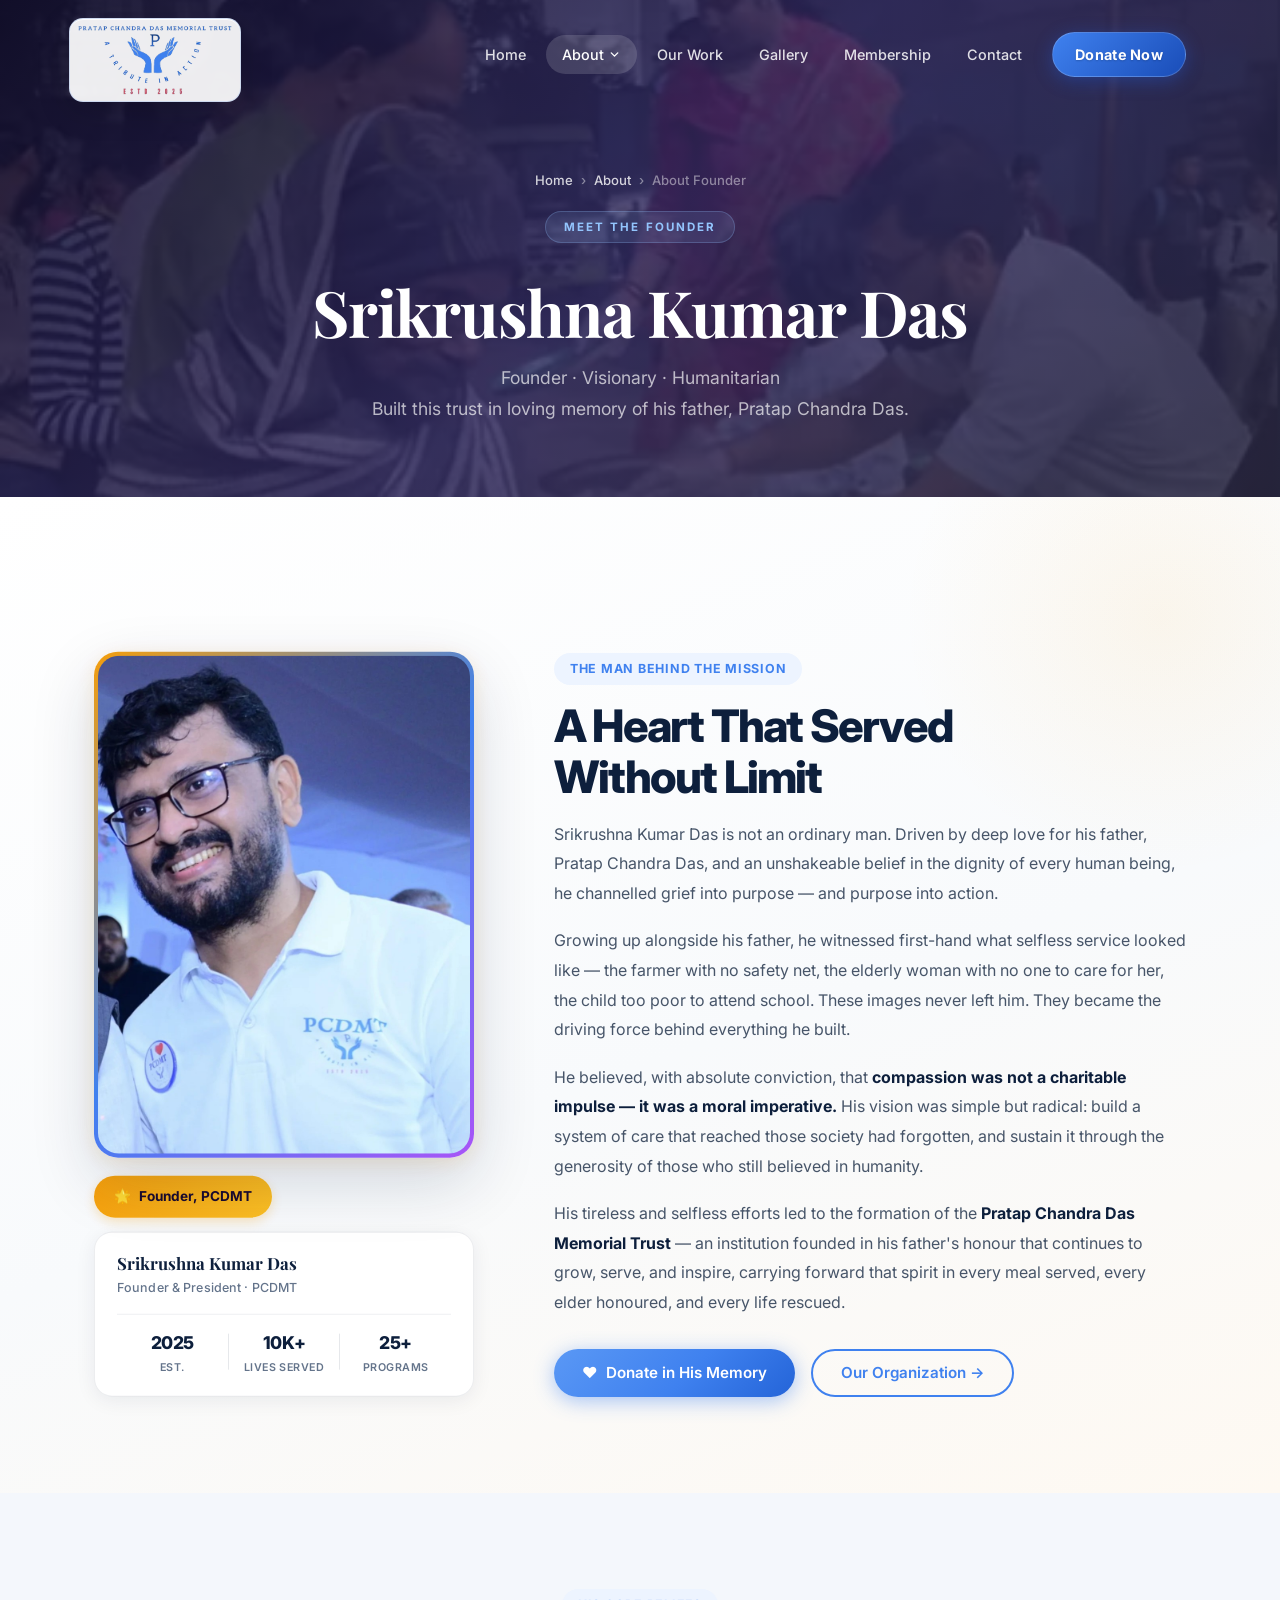
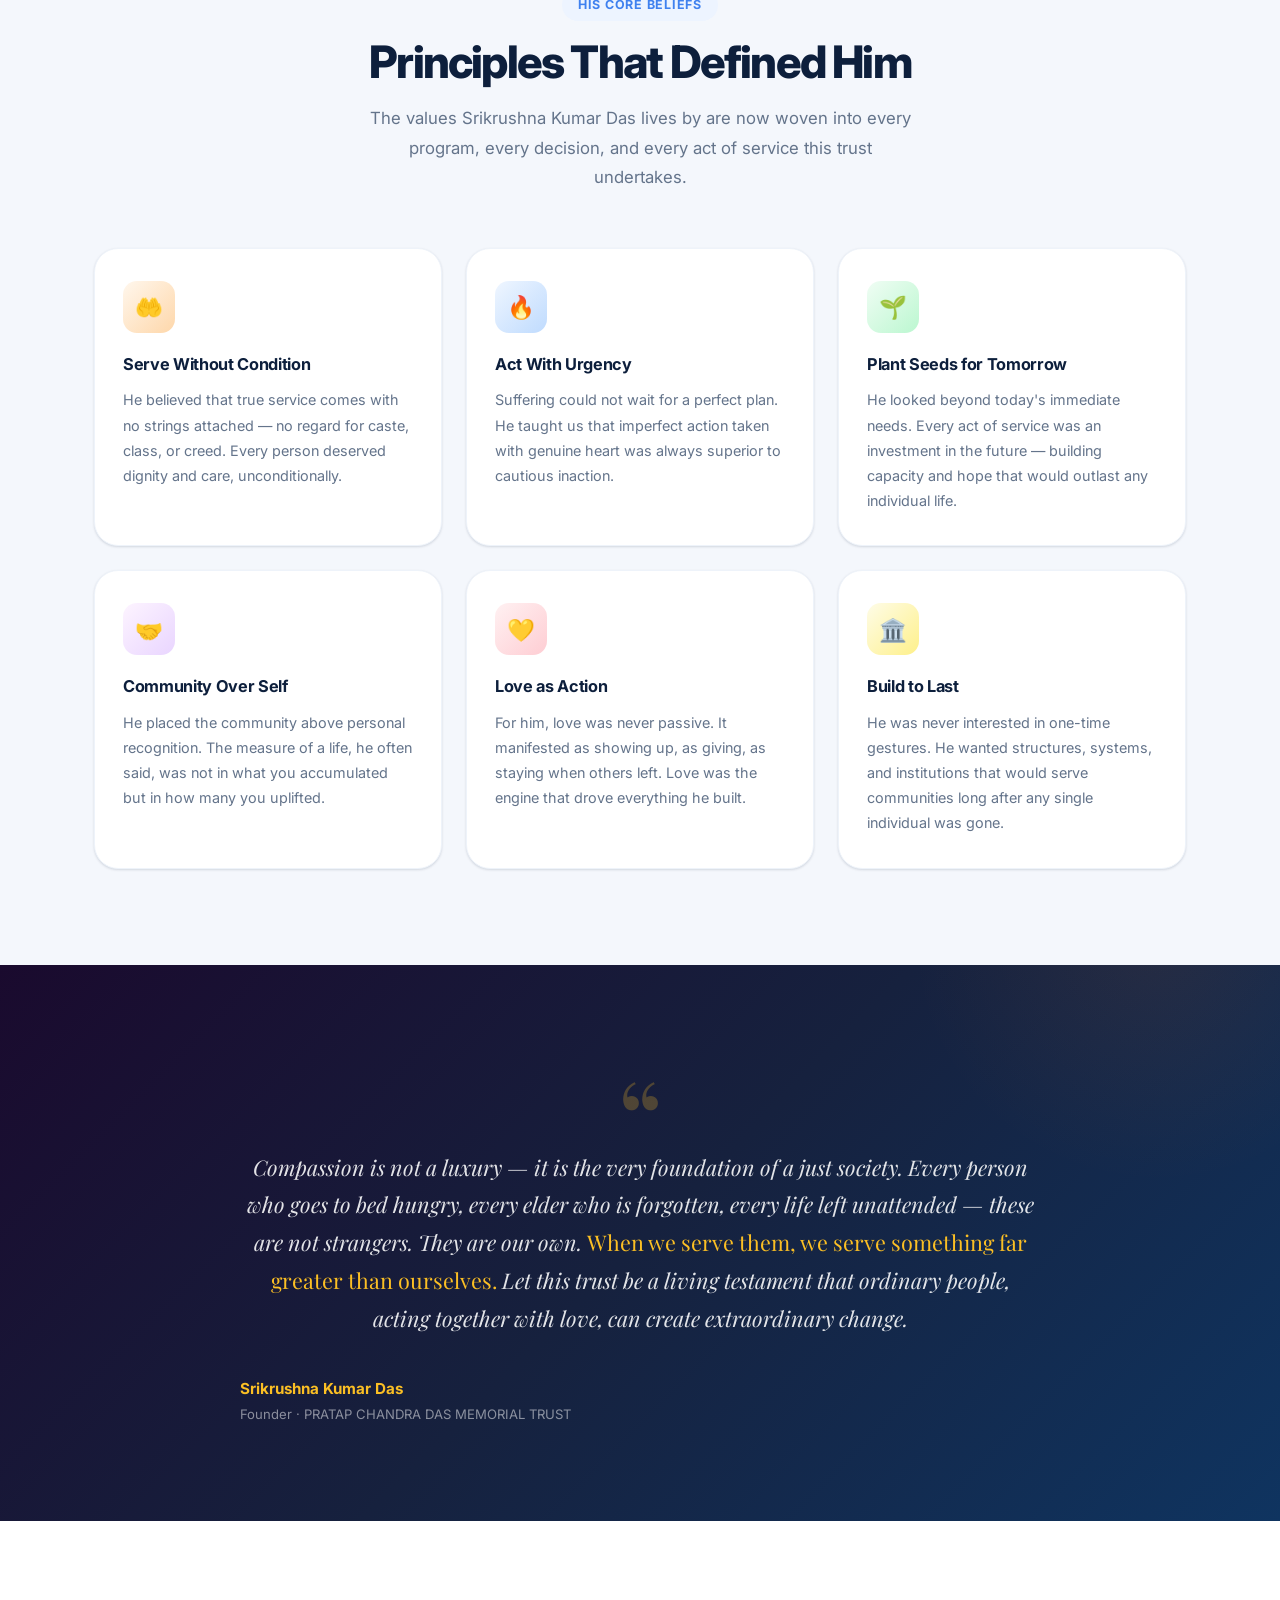
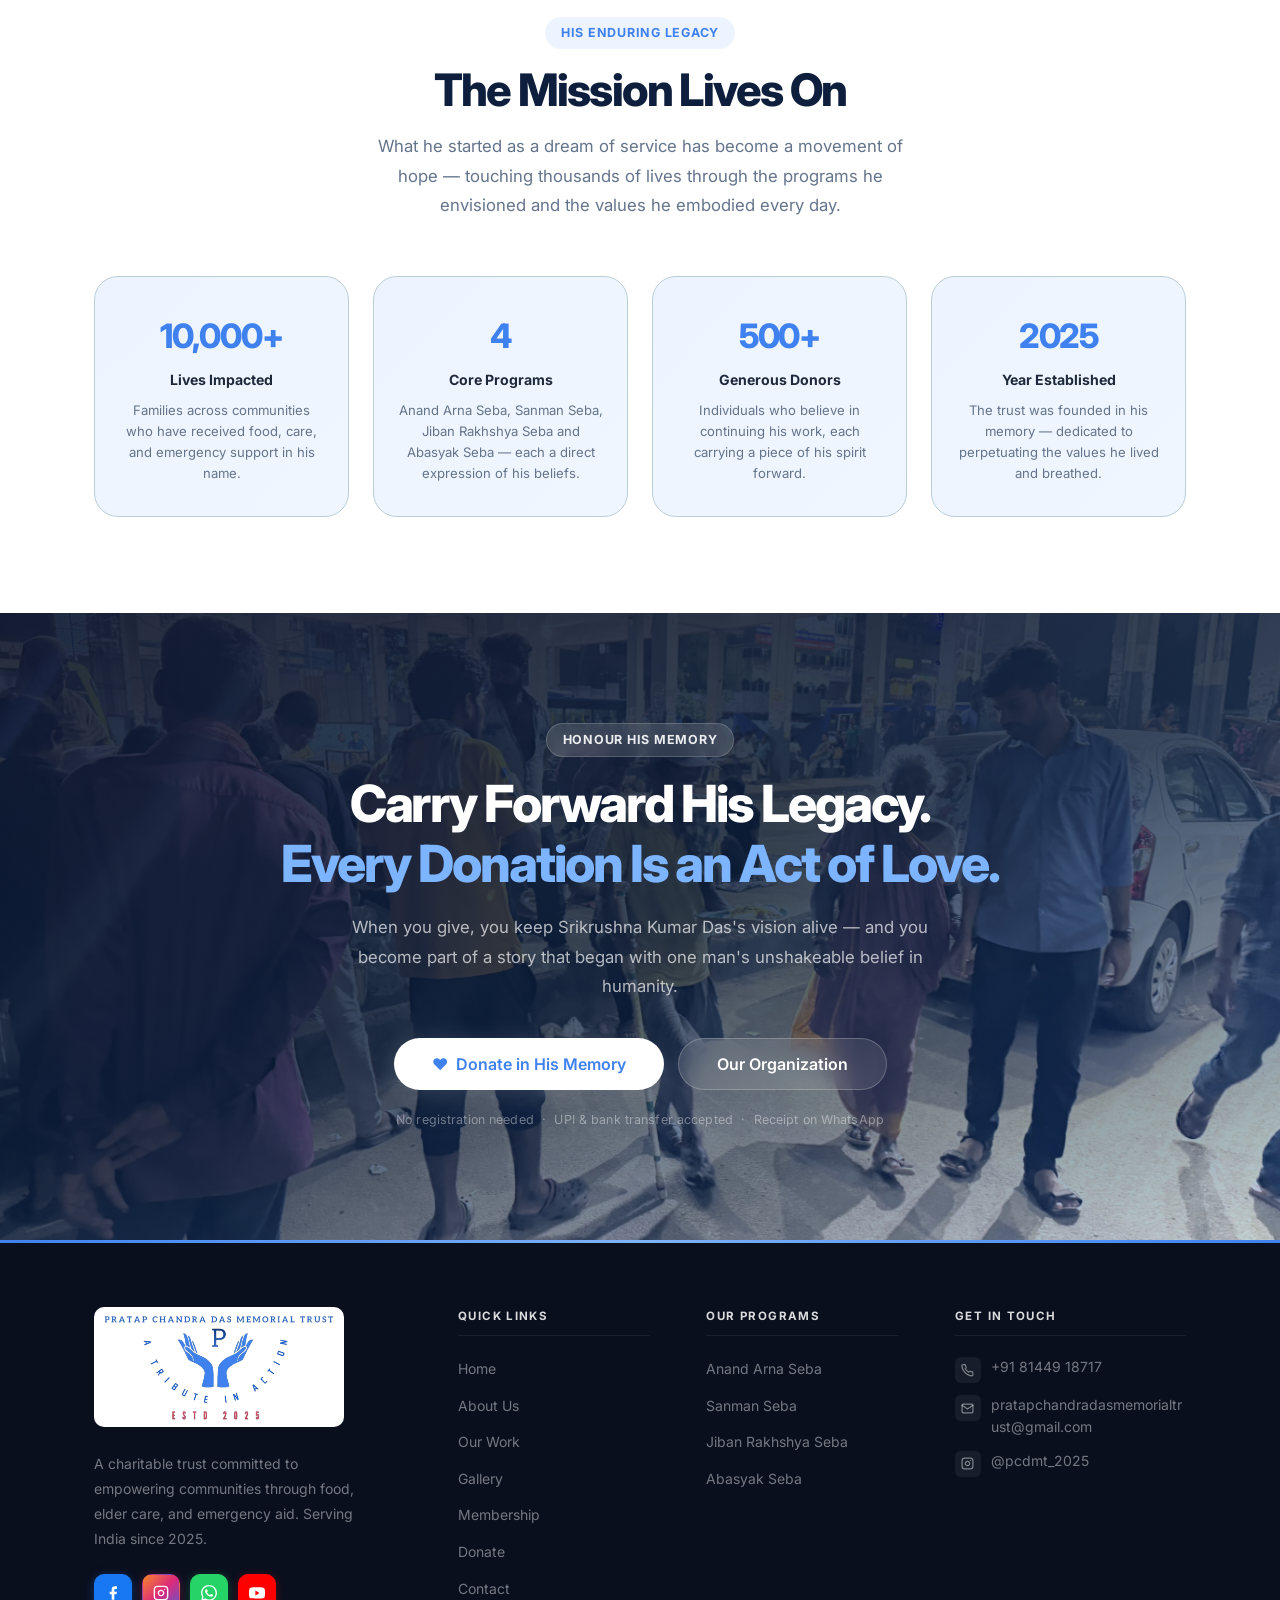
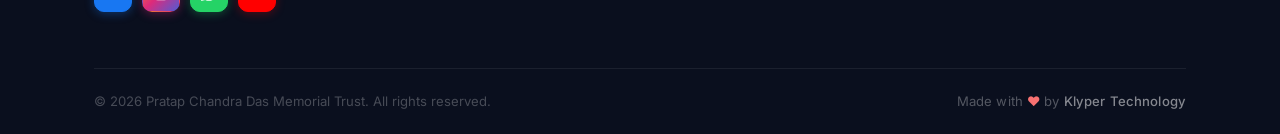
<file: about-founder.html>
﻿<!doctype html>
<html lang="en">
  <head>
    <meta charset="UTF-8" />
    <meta name="viewport" content="width=device-width, initial-scale=1.0" />
    <link rel="icon" href="images/favicon.ico" type="image/x-icon" />
    <meta
      name="description"
      content="Meet Srikrushna Kumar Das — founder of Pratap Chandra Das Memorial Trust, a visionary who built this institution in loving memory of his father to serve communities in need."
    />
    <meta property="og:title" content="About Founder — Pratap Chandra Das Memorial Trust" />
    <meta
      property="og:description"
      content="Learn about Srikrushna Kumar Das — the founder of PCDMT, his life, values, vision, and the enduring mission he built in his father's memory."
    />
    <title>About Founder — Pratap Chandra Das Memorial Trust</title>
    <link rel="preconnect" href="https://fonts.googleapis.com" />
    <link rel="preconnect" href="https://fonts.gstatic.com" crossorigin />
    <link
      href="https://fonts.googleapis.com/css2?family=Inter:wght@300;400;500;600;700;800&family=Playfair+Display:ital,wght@0,600;0,700;1,600&display=swap"
      rel="stylesheet"
    />
    <link rel="stylesheet" href="css/style.css" />
  </head>
  <body class="has-hero-carousel">
    <!-- Scroll progress indicator -->
    <div class="scroll-progress" id="scrollProgress"></div>

    <!-- ===== NAVBAR ===== -->
    <nav class="navbar" id="navbar">
      <div class="nav-inner">
        <a href="index.html" class="nav-logo">
          <img src="images/pcdmt_transparent_bg_logo.png" alt="Pratap Chandra Das Memorial Trust" class="nav-logo-img nav-logo-full" />
          <img src="images/pcdmt_logo_small.png" alt="PCDMT" class="nav-logo-img nav-logo-small" />
        </a>
        <ul class="nav-links" id="navLinks">
          <li><a href="index.html">Home</a></li>
          <li class="nav-item-dropdown">
            <a href="#" role="button" aria-haspopup="true" class="active">About
              <svg class="nav-chevron" viewBox="0 0 24 24" fill="none" stroke="currentColor" stroke-width="2.5" stroke-linecap="round" stroke-linejoin="round" aria-hidden="true"><polyline points="6 9 12 15 18 9"/></svg>
            </a>
            <ul class="nav-dropdown">
              <li><a href="about-founder.html" class="nav-dropdown-link"><span class="nav-dropdown-icon" style="background:#fff7ed;">🙏</span>About Founder</a></li>
              <li><a href="about-organization.html" class="nav-dropdown-link"><span class="nav-dropdown-icon" style="background:#eff6ff;">🏛️</span>About Organization</a></li>
            </ul>
          </li>
          <li><a href="work.html">Our Work</a></li>
          <li><a href="gallery.html">Gallery</a></li>
          <li><a href="membership.html">Membership</a></li>
          <li><a href="contact.html">Contact</a></li>
          <li><a href="membership.html#donate" class="btn-nav">Donate Now</a></li>
        </ul>
        <button class="nav-toggle" id="navToggle" aria-label="Toggle navigation menu">
          <span></span>
          <span></span>
          <span></span>
        </button>
      </div>
    </nav>

    <!-- ===== HERO ===== -->
    <section class="afh-section">
      <div class="container">
        <div class="afh-inner">
          <div class="breadcrumb breadcrumb-light animate-fade-up">
            <a href="index.html">Home</a>
            <span>›</span>
            <a href="about.html">About</a>
            <span>›</span>
            <span>About Founder</span>
          </div>
          <div class="section-tag-light animate-fade-up delay-1">Meet the Founder</div>
          <h1 class="afh-title animate-fade-up delay-2">Srikrushna Kumar Das</h1>
          <p class="afh-subtitle animate-fade-up delay-3">
            Founder &middot; Visionary &middot; Humanitarian<br />
            Built this trust in loving memory of his father, Pratap Chandra Das.
          </p>
        </div>
      </div>
    </section>

    <!-- ===== PROFILE ===== -->
    <section class="af-profile-section">
      <div class="container">
        <div class="af-profile-grid">

          <!-- Image -->
          <div class="af-profile-visual reveal-up">
            <div class="af-profile-frame">
              <img
                src="images/pcdmt_founder_img.jpg"
                alt="Srikrushna Kumar Das — Founder, PCDMT"
                class="af-profile-img"
                loading="eager"
              />
            </div>
            <div class="af-profile-badge">
              <span>🌟</span> Founder, PCDMT
            </div>
            <div class="af-profile-meta">
              <div class="af-profile-meta-name">Srikrushna Kumar Das</div>
              <div class="af-profile-meta-role">Founder &amp; President &middot; PCDMT</div>
              <div class="af-profile-meta-stats">
                <div class="af-pm-stat">
                  <span class="af-pm-num">2025</span>
                  <span class="af-pm-label">Est.</span>
                </div>
                <div class="af-pm-divider"></div>
                <div class="af-pm-stat">
                  <span class="af-pm-num">10K+</span>
                  <span class="af-pm-label">Lives Served</span>
                </div>
                <div class="af-pm-divider"></div>
                <div class="af-pm-stat">
                  <span class="af-pm-num">25+</span>
                  <span class="af-pm-label">Programs</span>
                </div>
              </div>
            </div>
          </div>

          <!-- Content -->
          <div class="af-profile-content reveal-up delay-1">
            <div class="section-tag">The Man Behind the Mission</div>
            <h2 class="section-title">A Heart That Served<br />Without Limit</h2>
            <p class="af-profile-text">
              Srikrushna Kumar Das is not an ordinary man. Driven by deep love for his father, Pratap Chandra Das, and an unshakeable belief in the dignity of every human being, he channelled grief into purpose — and purpose into action.
            </p>
            <p class="af-profile-text">
              Growing up alongside his father, he witnessed first-hand what selfless service looked like — the farmer with no safety net, the elderly woman with no one to care for her, the child too poor to attend school. These images never left him. They became the driving force behind everything he built.
            </p>
            <p class="af-profile-text">
              He believed, with absolute conviction, that <strong>compassion was not a charitable impulse — it was a moral imperative.</strong> His vision was simple but radical: build a system of care that reached those society had forgotten, and sustain it through the generosity of those who still believed in humanity.
            </p>
            <p class="af-profile-text">
              His tireless and selfless efforts led to the formation of the <strong>Pratap Chandra Das Memorial Trust</strong> — an institution founded in his father's honour that continues to grow, serve, and inspire, carrying forward that spirit in every meal served, every elder honoured, and every life rescued.
            </p>
            <div class="af-profile-cta">
              <a href="membership.html#donate" class="btn btn-primary">❤️&nbsp; Donate in His Memory</a>
              <a href="about-organization.html" class="btn btn-outline">Our Organization →</a>
            </div>
          </div>

        </div>
      </div>
    </section>

    <!-- ===== HIS VALUES ===== -->
    <section class="af-values-section">
      <div class="container">
        <div class="text-center reveal">
          <div class="section-tag">His Core Beliefs</div>
          <h2 class="section-title">Principles That Defined Him</h2>
          <p class="section-subtitle">
            The values Srikrushna Kumar Das lives by are now woven into every program,
            every decision, and every act of service this trust undertakes.
          </p>
        </div>

        <div class="af-values-grid">
          <div class="af-value-card reveal delay-1">
            <div class="af-value-icon" style="background: linear-gradient(135deg,#fff7ed,#fed7aa);">🤲</div>
            <h3>Serve Without Condition</h3>
            <p>He believed that true service comes with no strings attached — no regard for caste, class, or creed. Every person deserved dignity and care, unconditionally.</p>
          </div>

          <div class="af-value-card reveal delay-2">
            <div class="af-value-icon" style="background: linear-gradient(135deg,#eff6ff,#bfdbfe);">🔥</div>
            <h3>Act With Urgency</h3>
            <p>Suffering could not wait for a perfect plan. He taught us that imperfect action taken with genuine heart was always superior to cautious inaction.</p>
          </div>

          <div class="af-value-card reveal delay-3">
            <div class="af-value-icon" style="background: linear-gradient(135deg,#f0fdf4,#bbf7d0);">🌱</div>
            <h3>Plant Seeds for Tomorrow</h3>
            <p>He looked beyond today's immediate needs. Every act of service was an investment in the future — building capacity and hope that would outlast any individual life.</p>
          </div>

          <div class="af-value-card reveal delay-1">
            <div class="af-value-icon" style="background: linear-gradient(135deg,#fdf4ff,#e9d5ff);">🤝</div>
            <h3>Community Over Self</h3>
            <p>He placed the community above personal recognition. The measure of a life, he often said, was not in what you accumulated but in how many you uplifted.</p>
          </div>

          <div class="af-value-card reveal delay-2">
            <div class="af-value-icon" style="background: linear-gradient(135deg,#fff1f2,#fecdd3);">💛</div>
            <h3>Love as Action</h3>
            <p>For him, love was never passive. It manifested as showing up, as giving, as staying when others left. Love was the engine that drove everything he built.</p>
          </div>

          <div class="af-value-card reveal delay-3">
            <div class="af-value-icon" style="background: linear-gradient(135deg,#fefce8,#fef08a);">🏛️</div>
            <h3>Build to Last</h3>
            <p>He was never interested in one-time gestures. He wanted structures, systems, and institutions that would serve communities long after any single individual was gone.</p>
          </div>
        </div>
      </div>
    </section>

    <!-- ===== HIS WORDS ===== -->
    <section class="af-quote-section">
      <div class="container">
        <div class="af-quote-inner reveal">
          <span class="af-quote-glyph">&ldquo;</span>
          <p class="af-quote-text">
            Compassion is not a luxury — it is the very foundation of a just society.
            Every person who goes to bed hungry, every elder who is forgotten, every life
            left unattended — these are not strangers. They are our own.
            <em>When we serve them, we serve something far greater than ourselves.</em>
            Let this trust be a living testament that ordinary people, acting together
            with love, can create extraordinary change.
          </p>
            <div style="text-align:left;">
              <div class="af-quote-name">Srikrushna Kumar Das</div>
              <div class="af-quote-role">Founder &middot; PRATAP CHANDRA DAS MEMORIAL TRUST</div>
            </div>
          </div>
        </div>
      </div>
    </section>

    <!-- ===== LEGACY STATS ===== -->
    <section class="af-legacy-section">
      <div class="container">
        <div class="text-center reveal">
          <div class="section-tag">His Enduring Legacy</div>
          <h2 class="section-title">The Mission Lives On</h2>
          <p class="section-subtitle">
            What he started as a dream of service has become a movement of hope —
            touching thousands of lives through the programs he envisioned and the
            values he embodied every day.
          </p>
        </div>

        <div class="af-legacy-grid">
          <div class="af-legacy-card reveal delay-1">
            <span class="af-legacy-num">10,000+</span>
            <span class="af-legacy-label">Lives Impacted</span>
            <p class="af-legacy-desc">Families across communities who have received food, care, and emergency support in his name.</p>
          </div>
          <div class="af-legacy-card reveal delay-2">
            <span class="af-legacy-num">4</span>
            <span class="af-legacy-label">Core Programs</span>
            <p class="af-legacy-desc">Anand Arna Seba, Sanman Seba, Jiban Rakhshya Seba and Abasyak Seba — each a direct expression of his beliefs.</p>
          </div>
          <div class="af-legacy-card reveal delay-3">
            <span class="af-legacy-num">500+</span>
            <span class="af-legacy-label">Generous Donors</span>
            <p class="af-legacy-desc">Individuals who believe in continuing his work, each carrying a piece of his spirit forward.</p>
          </div>
          <div class="af-legacy-card reveal delay-1">
            <span class="af-legacy-num">2025</span>
            <span class="af-legacy-label">Year Established</span>
            <p class="af-legacy-desc">The trust was founded in his memory — dedicated to perpetuating the values he lived and breathed.</p>
          </div>
        </div>
      </div>
    </section>

    <!-- ===== CTA ===== -->
    <section class="cta-section">
      <div class="cta-bg-img"></div>
      <div class="cta-overlay"></div>
      <div class="container">
        <div class="cta-inner reveal">
          <div class="section-tag cta-tag">Honour His Memory</div>
          <h2 class="cta-title">
            Carry Forward His Legacy.<br />
            <span class="cta-highlight">Every Donation Is an Act of Love.</span>
          </h2>
          <p class="cta-subtitle">
            When you give, you keep Srikrushna Kumar Das's vision alive — and you become
            part of a story that began with one man's unshakeable belief in humanity.
          </p>
          <div class="cta-buttons">
            <a href="membership.html#donate" class="btn btn-white btn-lg cta-btn-primary">
              ❤️&nbsp; Donate in His Memory
            </a>
            <a href="about-organization.html" class="btn btn-ghost-white btn-lg">
              Our Organization
            </a>
          </div>
          <p class="cta-note">No registration needed &nbsp;·&nbsp; UPI &amp; bank transfer accepted &nbsp;·&nbsp; Receipt on WhatsApp</p>
        </div>
      </div>
    </section>

    <!-- ===== FOOTER ===== -->
    <footer class="footer">
      <div class="footer-top-bar"></div>
      <div class="container">
        <div class="footer-grid">

          <div class="footer-brand">
            <a href="index.html" class="footer-logo-link">
              <img src="images/pcdmt_transparent_bg_logo.png" alt="Pratap Chandra Das Memorial Trust" class="footer-logo-img" />
            </a>
            <p class="footer-brand-desc">
              A charitable trust committed to empowering communities through food, elder care, and emergency aid. Serving India since 2025.
            </p>
            <div class="footer-social">
              <a href="https://www.facebook.com/share17rUGxSgM1/?mibextid=wwXlfr" class="social-link social-fb" target="_blank" rel="noopener noreferrer" aria-label="Facebook">
                <svg width="16" height="16" viewBox="0 0 24 24" fill="currentColor"><path d="M18 2h-3a5 5 0 0 0-5 5v3H7v4h3v8h4v-8h3l1-4h-4V7a1 1 0 0 1 1-1h3z"/></svg>
              </a>
              <a href="https://www.instagram.com/pcdmt_2025/?hl=en#" class="social-link social-ig" target="_blank" rel="noopener noreferrer" aria-label="Instagram @pcdmt_2025">
                <svg width="16" height="16" viewBox="0 0 24 24" fill="none" stroke="currentColor" stroke-width="2" stroke-linecap="round" stroke-linejoin="round"><rect x="2" y="2" width="20" height="20" rx="5" ry="5"/><path d="M16 11.37A4 4 0 1 1 12.63 8 4 4 0 0 1 16 11.37z"/><line x1="17.5" y1="6.5" x2="17.51" y2="6.5"/></svg>
              </a>
              <a href="https://whatsapp.com/channel/0029VbCTvtfFHWqAD6LrUH38" class="social-link social-wa" target="_blank" rel="noopener noreferrer" aria-label="WhatsApp Channel">
                <svg width="16" height="16" viewBox="0 0 24 24" fill="currentColor"><path d="M17.472 14.382c-.297-.149-1.758-.867-2.03-.967-.273-.099-.471-.148-.67.15-.197.297-.767.966-.94 1.164-.173.199-.347.223-.644.075-.297-.15-1.255-.463-2.39-1.475-.883-.788-1.48-1.761-1.653-2.059-.173-.297-.018-.458.13-.606.134-.133.298-.347.446-.52.149-.174.198-.298.298-.497.099-.198.05-.371-.025-.52-.075-.149-.669-1.612-.916-2.207-.242-.579-.487-.5-.669-.51-.173-.008-.371-.01-.57-.01-.198 0-.52.074-.792.372-.272.297-1.04 1.016-1.04 2.479 0 1.462 1.065 2.875 1.213 3.074.149.198 2.096 3.2 5.077 4.487.709.306 1.262.489 1.694.625.712.227 1.36.195 1.871.118.571-.085 1.758-.719 2.006-1.413.248-.694.248-1.289.173-1.413-.074-.124-.272-.198-.57-.347m-5.421 7.403h-.004a9.87 9.87 0 0 1-5.031-1.378l-.361-.214-3.741.982.998-3.648-.235-.374a9.86 9.86 0 0 1-1.51-5.26c.001-5.45 4.436-9.884 9.888-9.884 2.64 0 5.122 1.03 6.988 2.898a9.825 9.825 0 0 1 2.893 6.994c-.003 5.45-4.437 9.884-9.885 9.884m8.413-18.297A11.815 11.815 0 0 0 12.05 0C5.495 0 .16 5.335.157 11.892c0 2.096.547 4.142 1.588 5.945L.057 24l6.305-1.654a11.882 11.882 0 0 0 5.683 1.448h.005c6.554 0 11.89-5.335 11.893-11.893a11.821 11.821 0 0 0-3.48-8.413Z"/></svg>
              </a>
              <a href="https://www.youtube.com/@pcdmt" class="social-link social-yt" target="_blank" rel="noopener noreferrer" aria-label="YouTube">
                <svg width="16" height="16" viewBox="0 0 24 24" fill="currentColor"><path d="M23.498 6.186a3.016 3.016 0 0 0-2.122-2.136C19.505 3.545 12 3.545 12 3.545s-7.505 0-9.377.505A3.017 3.017 0 0 0 .502 6.186C0 8.07 0 12 0 12s0 3.93.502 5.814a3.016 3.016 0 0 0 2.122 2.136c1.871.505 9.376.505 9.376.505s7.505 0 9.377-.505a3.015 3.015 0 0 0 2.122-2.136C24 15.93 24 12 24 12s0-3.93-.502-5.814zM9.545 15.568V8.432L15.818 12l-6.273 3.568z"/></svg>
              </a>
            </div>
          </div>

          <div class="footer-col">
            <h4>Quick Links</h4>
            <ul>
              <li><a href="index.html">Home</a></li>
              <li><a href="about.html">About Us</a></li>
              <li><a href="work.html">Our Work</a></li>
              <li><a href="gallery.html">Gallery</a></li>
              <li><a href="membership.html">Membership</a></li>
              <li><a href="membership.html#donate">Donate</a></li>
              <li><a href="contact.html">Contact</a></li>
            </ul>
          </div>

          <div class="footer-col">
            <h4>Our Programs</h4>
             <ul>
              <li><a href="anand-arna-seba.html">Anand Arna Seba</a></li>
              <li><a href="sanman-seba.html">Sanman Seba</a></li>
              <li><a href="jiban-rakhshya-seba.html">Jiban Rakhshya Seba</a></li>
              <li><a href="blanket-distribution.html">Abasyak Seba</a></li>
            </ul>
          </div>

          <div class="footer-col">
            <h4>Get in Touch</h4>
            <ul class="footer-contact-list">
              <li>
                <span class="footer-contact-icon">
                  <svg width="13" height="13" viewBox="0 0 24 24" fill="none" stroke="currentColor" stroke-width="2.2" stroke-linecap="round" stroke-linejoin="round"><path d="M22 16.92v3a2 2 0 0 1-2.18 2 19.79 19.79 0 0 1-8.63-3.07A19.5 19.5 0 0 1 4.69 12 19.79 19.79 0 0 1 1.63 3.47 2 2 0 0 1 3.6 1.27h3a2 2 0 0 1 2 1.72c.127.96.361 1.903.7 2.81a2 2 0 0 1-.45 2.11L7.91 8.91a16 16 0 0 0 6 6l.91-.91a2 2 0 0 1 2.11-.45c.907.339 1.85.573 2.81.7A2 2 0 0 1 21.73 16l.19.92z"/></svg>
                </span>
                <a href="tel:+918144918717">+91 81449 18717</a>
              </li>
              <li>
                <span class="footer-contact-icon">
                  <svg width="13" height="13" viewBox="0 0 24 24" fill="none" stroke="currentColor" stroke-width="2.2" stroke-linecap="round" stroke-linejoin="round"><path d="M4 4h16c1.1 0 2 .9 2 2v12c0 1.1-.9 2-2 2H4c-1.1 0-2-.9-2-2V6c0-1.1.9-2 2-2z"/><polyline points="22,6 12,13 2,6"/></svg>
                </span>
                <a href="mailto:pratapchandradasmemorialtrust@gmail.com" class="footer-email-link">pratapchandradasmemorialtrust<wbr>@gmail.com</a>
              </li>
              <li>
                <span class="footer-contact-icon">
                  <svg width="13" height="13" viewBox="0 0 24 24" fill="none" stroke="currentColor" stroke-width="2.2" stroke-linecap="round" stroke-linejoin="round"><rect x="2" y="2" width="20" height="20" rx="5" ry="5"/><path d="M16 11.37A4 4 0 1 1 12.63 8 4 4 0 0 1 16 11.37z"/><line x1="17.5" y1="6.5" x2="17.51" y2="6.5"/></svg>
                </span>
                <a href="https://www.instagram.com/pcdmt_2025/?hl=en#" target="_blank" rel="noopener noreferrer">@pcdmt_2025</a>
              </li>
            </ul>
          </div>

        </div>
         <!-- Footer bottom bar -->
        <div class="footer-bottom">
          <p>&copy; 2026 Pratap Chandra Das Memorial Trust. All rights reserved.</p>
          <div class="footer-credit">
            Made with <span class="footer-heart">&hearts;</span> by <a href="https://klypertechnology.com" target="_blank" rel="noopener">Klyper Technology</a>
          </div>
        </div>
      </div>
    </footer>

    <script src="js/main.js" defer></script>
  </body>
</html>
</file>
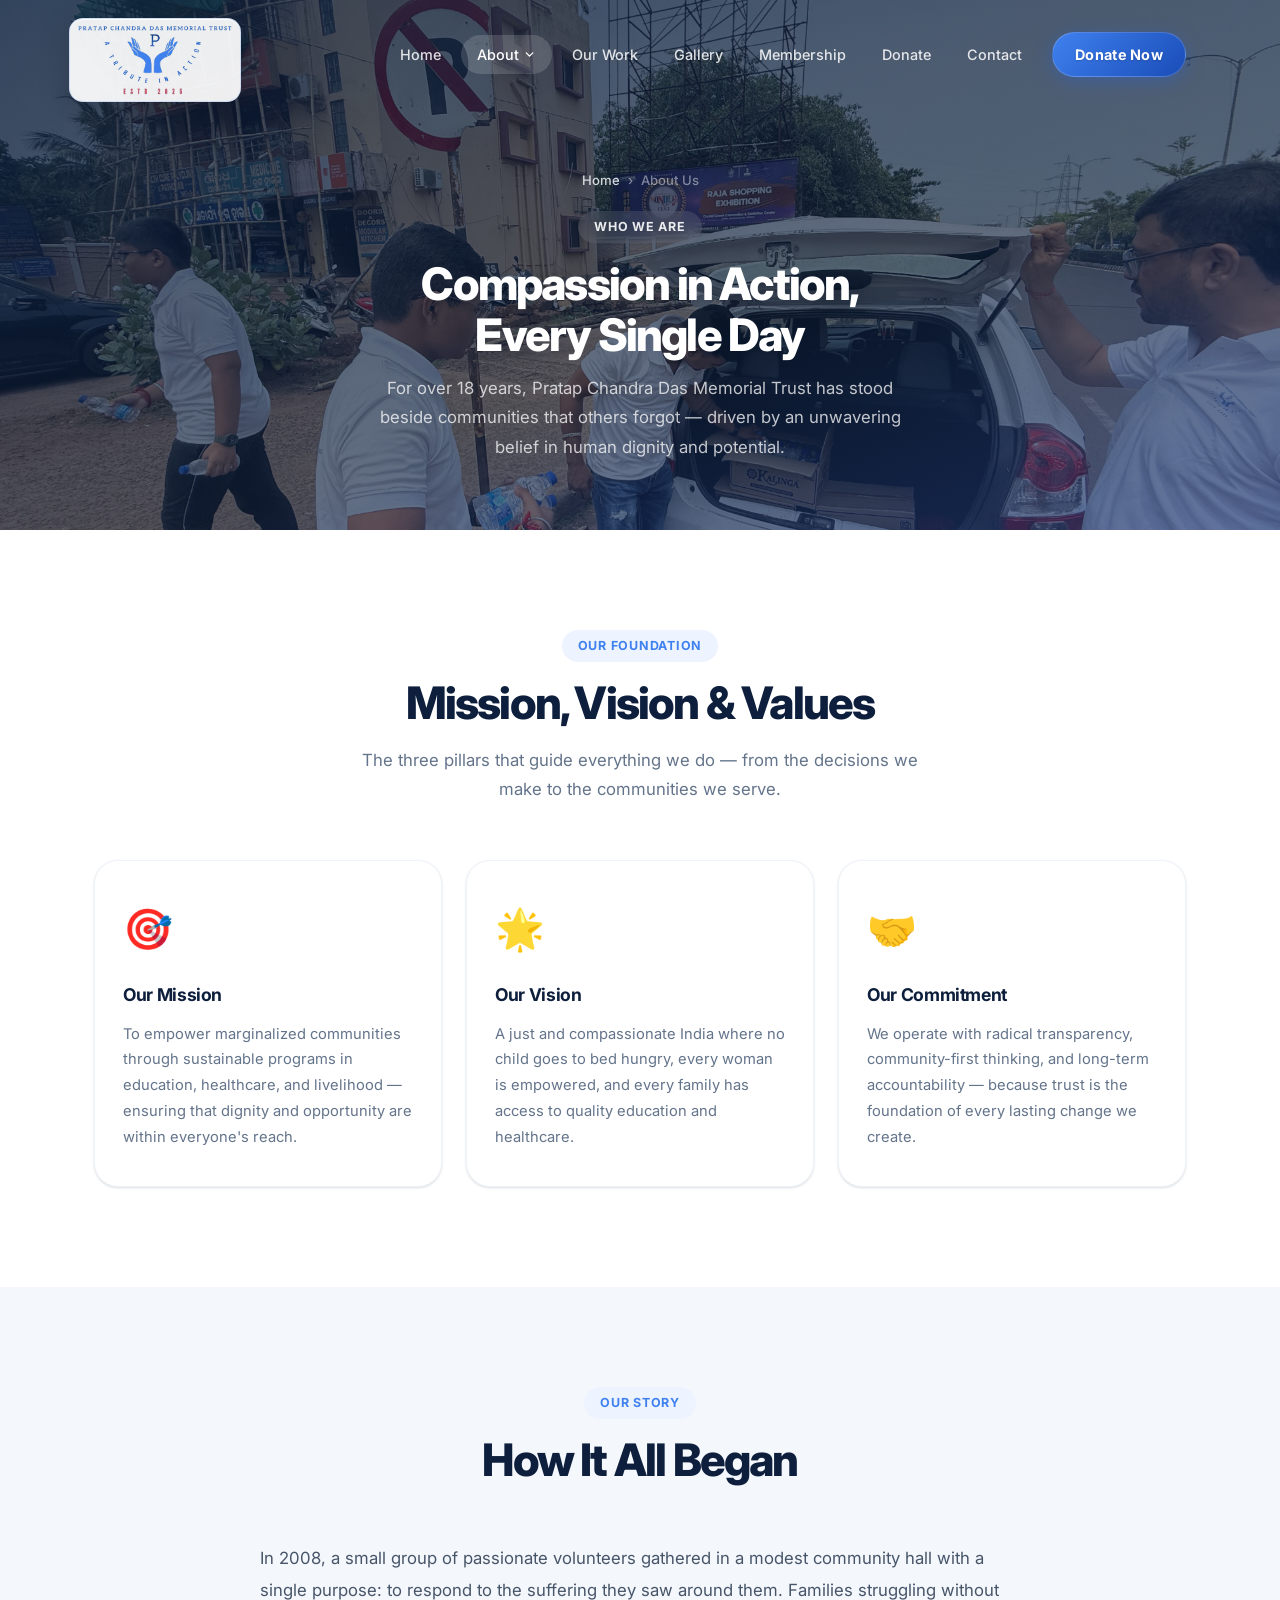
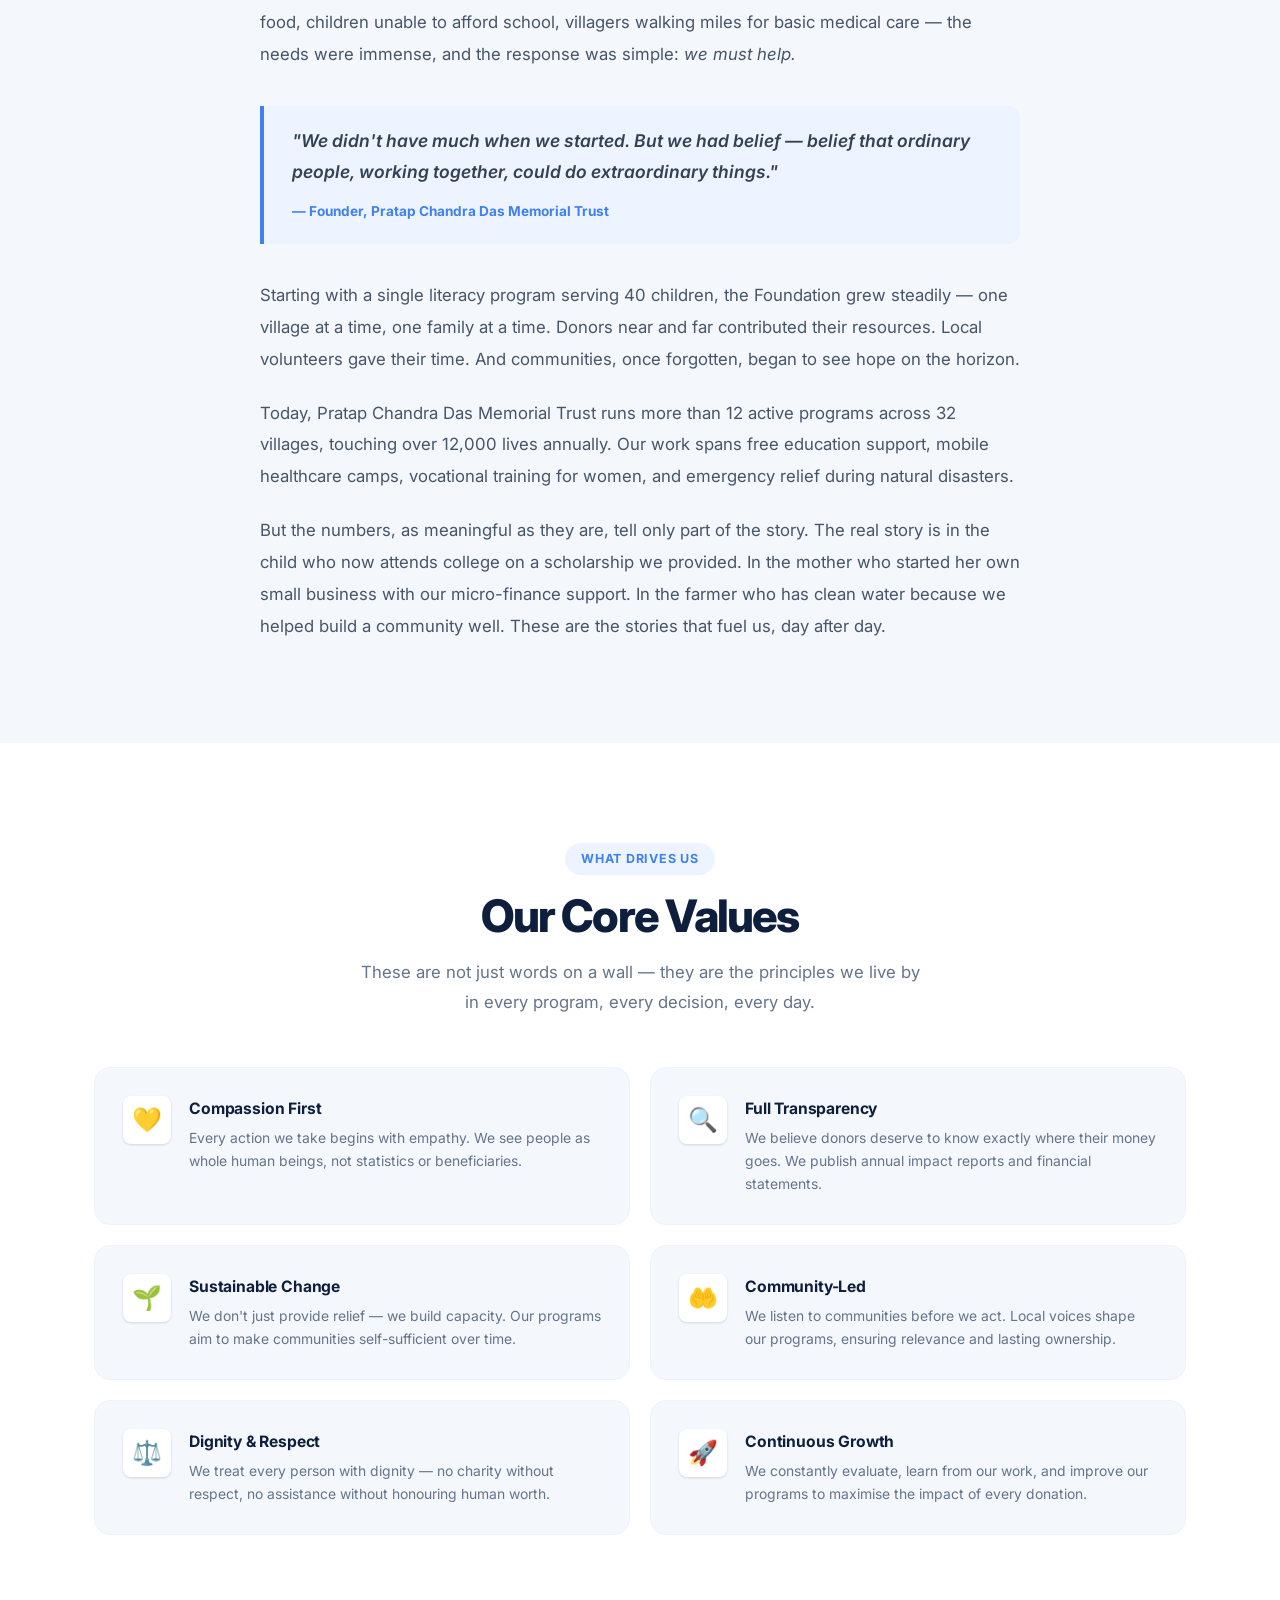
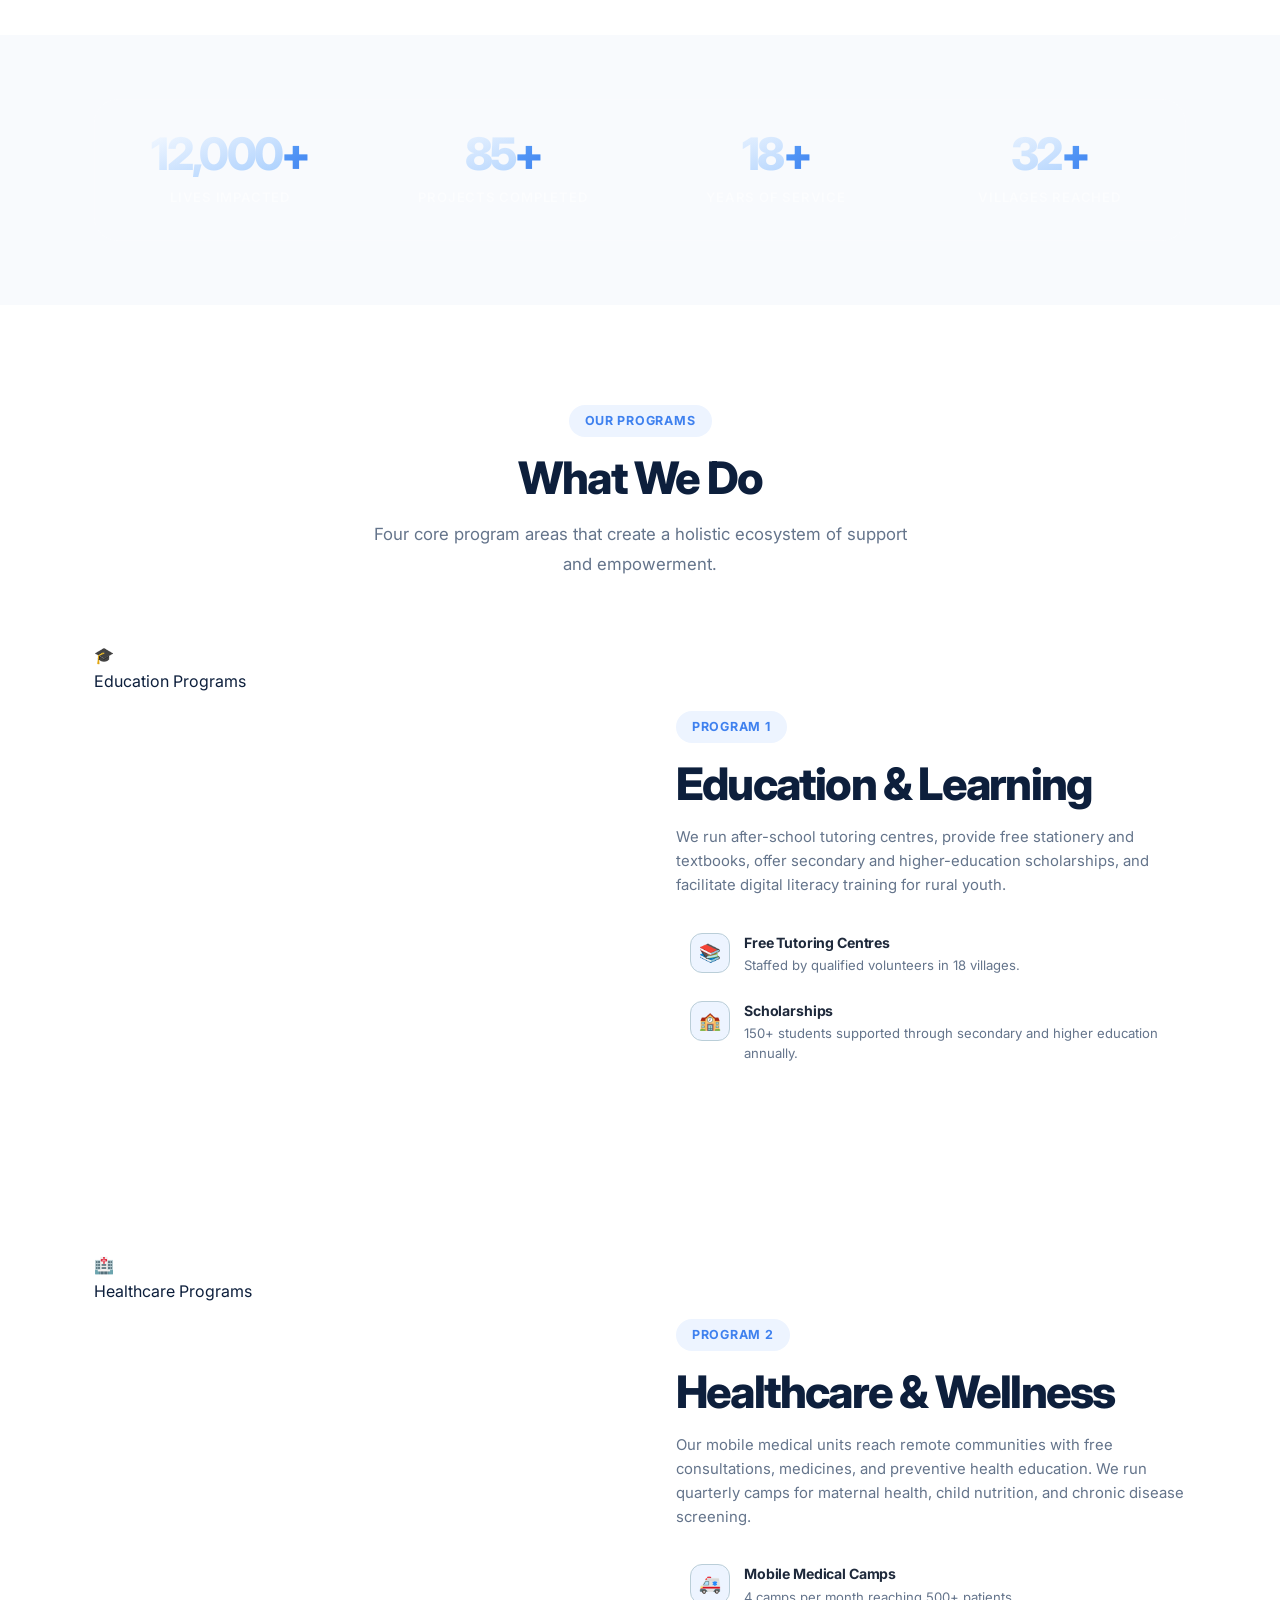
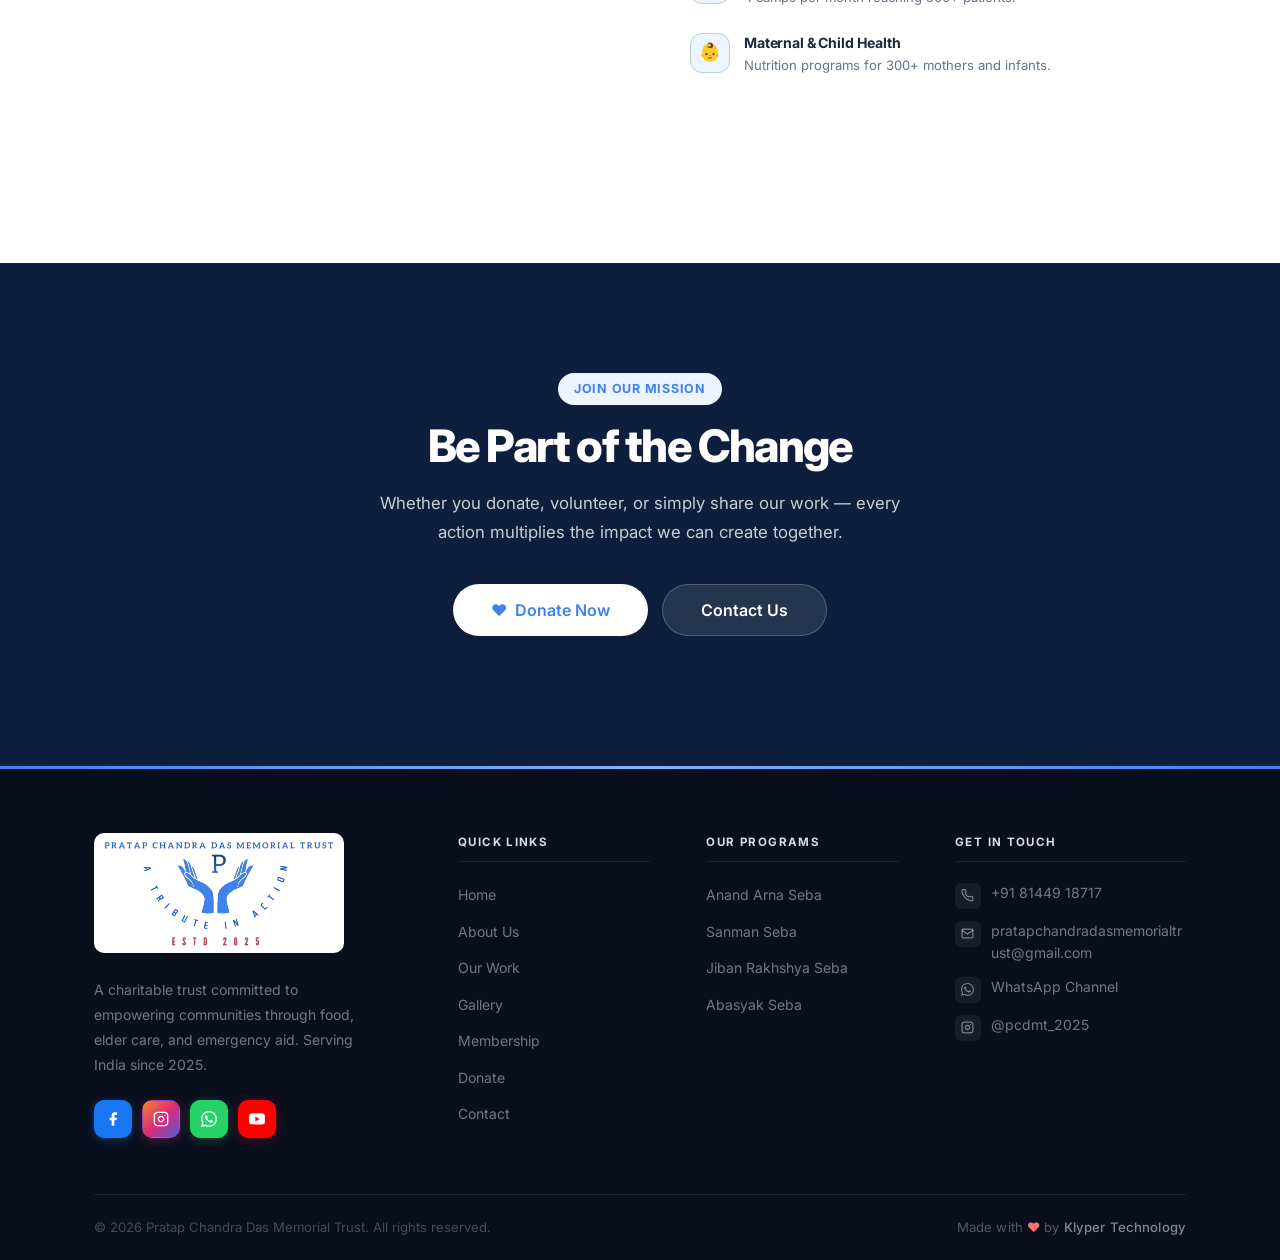
<file: about.html>
﻿<!DOCTYPE html>
<html lang="en">
<head>
  <meta charset="UTF-8">
  <meta name="viewport" content="width=device-width, initial-scale=1.0">
  <link rel="icon" href="images/favicon.ico" type="image/x-icon">
  <meta name="description" content="Learn about Pratap Chandra Das Memorial Trust's mission, vision, values, and the story behind our work empowering communities across India.">
  <title>About Us — Pratap Chandra Das Memorial Trust</title>
  <link rel="preconnect" href="https://fonts.googleapis.com">
  <link rel="preconnect" href="https://fonts.gstatic.com" crossorigin>
  <link href="https://fonts.googleapis.com/css2?family=Inter:wght@300;400;500;600;700;800&family=Playfair+Display:ital,wght@0,600;0,700;1,600&display=swap" rel="stylesheet">
  <link rel="stylesheet" href="css/style.css">
</head>
<body class="has-hero-carousel">

  <!-- ===== NAVBAR ===== -->
  <nav class="navbar" id="navbar">
    <div class="nav-inner">
      <a href="index.html" class="nav-logo">
        <!-- Full logo — visible at top of hero -->
        <img src="images/pcdmt_transparent_bg_logo.png" alt="Pratap Chandra Das Memorial Trust" class="nav-logo-img nav-logo-full" />
        <!-- Small logo — fades in on scroll -->
        <img src="images/pcdmt_logo_small.png" alt="PCDMT" class="nav-logo-img nav-logo-small" />
      </a>
      <ul class="nav-links" id="navLinks">
        <li><a href="index.html">Home</a></li>
        <li class="nav-item-dropdown">
          <a href="#" role="button" aria-haspopup="true" class="active">About
            <svg class="nav-chevron" viewBox="0 0 24 24" fill="none" stroke="currentColor" stroke-width="2.5" stroke-linecap="round" stroke-linejoin="round" aria-hidden="true"><polyline points="6 9 12 15 18 9"/></svg>
          </a>
          <ul class="nav-dropdown">
            <li><a href="about-founder.html" class="nav-dropdown-link"><span class="nav-dropdown-icon" style="background:#fff7ed;">🙏</span>About Founder</a></li>
            <li><a href="about-organization.html" class="nav-dropdown-link"><span class="nav-dropdown-icon" style="background:#eff6ff;">🏛️</span>About Organization</a></li>
          </ul>
        </li>
        <li><a href="work.html">Our Work</a></li>
        <li><a href="gallery.html">Gallery</a></li>
        <li><a href="membership.html">Membership</a></li>
        <li><a href="membership.html#donate">Donate</a></li>
        <li><a href="contact.html">Contact</a></li>
        <li><a href="membership.html#donate" class="btn-nav">Donate Now</a></li>
      </ul>
      <button class="nav-toggle" id="navToggle" aria-label="Toggle navigation menu">
        <span></span>
        <span></span>
        <span></span>
      </button>
    </div>
  </nav>

  <!-- ===== PAGE HERO ===== -->
  <div class="page-hero">
    <div class="container">
      <div class="breadcrumb">
        <a href="index.html">Home</a>
        <span>›</span>
        <span>About Us</span>
      </div>
      <div class="section-tag animate-fade-up">Who We Are</div>
      <h1 class="section-title animate-fade-up delay-1">Compassion in Action,<br>Every Single Day</h1>
      <p class="section-subtitle animate-fade-up delay-2">For over 18 years, Pratap Chandra Das Memorial Trust has stood beside communities that others forgot — driven by an unwavering belief in human dignity and potential.</p>
    </div>
  </div>

  <!-- ===== MISSION / VISION / VALUES ===== -->
  <section class="mission-section">
    <div class="container">
      <div class="text-center reveal">
        <div class="section-tag">Our Foundation</div>
        <h2 class="section-title">Mission, Vision &amp; Values</h2>
        <p class="section-subtitle">The three pillars that guide everything we do — from the decisions we make to the communities we serve.</p>
      </div>

      <div class="mvv-grid">
        <div class="mvv-card reveal delay-1">
          <span class="mvv-icon">🎯</span>
          <h3>Our Mission</h3>
          <p>To empower marginalized communities through sustainable programs in education, healthcare, and livelihood — ensuring that dignity and opportunity are within everyone's reach.</p>
        </div>
        <div class="mvv-card reveal delay-2">
          <span class="mvv-icon">🌟</span>
          <h3>Our Vision</h3>
          <p>A just and compassionate India where no child goes to bed hungry, every woman is empowered, and every family has access to quality education and healthcare.</p>
        </div>
        <div class="mvv-card reveal delay-3">
          <span class="mvv-icon">🤝</span>
          <h3>Our Commitment</h3>
          <p>We operate with radical transparency, community-first thinking, and long-term accountability — because trust is the foundation of every lasting change we create.</p>
        </div>
      </div>
    </div>
  </section>

  <!-- ===== OUR STORY ===== -->
  <section class="story-section">
    <div class="container">
      <div class="text-center reveal" style="margin-bottom: 56px;">
        <div class="section-tag">Our Story</div>
        <h2 class="section-title">How It All Began</h2>
      </div>

      <div class="story-inner">
        <p>
          In 2008, a small group of passionate volunteers gathered in a modest community hall with a single purpose: to respond to the suffering they saw around them. Families struggling without food, children unable to afford school, villagers walking miles for basic medical care — the needs were immense, and the response was simple: <em>we must help.</em>
        </p>

        <div class="quote-block">
          "We didn't have much when we started. But we had belief — belief that ordinary people, working together, could do extraordinary things."
          <div style="margin-top: 12px; font-size: 0.85rem; font-style: normal; font-weight: 700; color: var(--primary);">— Founder, Pratap Chandra Das Memorial Trust</div>
        </div>

        <p>
          Starting with a single literacy program serving 40 children, the Foundation grew steadily — one village at a time, one family at a time. Donors near and far contributed their resources. Local volunteers gave their time. And communities, once forgotten, began to see hope on the horizon.
        </p>

        <p>
          Today, Pratap Chandra Das Memorial Trust runs more than 12 active programs across 32 villages, touching over 12,000 lives annually. Our work spans free education support, mobile healthcare camps, vocational training for women, and emergency relief during natural disasters.
        </p>

        <p>
          But the numbers, as meaningful as they are, tell only part of the story. The real story is in the child who now attends college on a scholarship we provided. In the mother who started her own small business with our micro-finance support. In the farmer who has clean water because we helped build a community well. These are the stories that fuel us, day after day.
        </p>
      </div>
    </div>
  </section>

  <!-- ===== CORE VALUES ===== -->
  <section class="values-section">
    <div class="container">
      <div class="text-center reveal">
        <div class="section-tag">What Drives Us</div>
        <h2 class="section-title">Our Core Values</h2>
        <p class="section-subtitle">These are not just words on a wall — they are the principles we live by in every program, every decision, every day.</p>
      </div>

      <div class="values-grid">
        <div class="value-card reveal delay-1">
          <div class="value-icon">💛</div>
          <div>
            <h4>Compassion First</h4>
            <p>Every action we take begins with empathy. We see people as whole human beings, not statistics or beneficiaries.</p>
          </div>
        </div>
        <div class="value-card reveal delay-2">
          <div class="value-icon">🔍</div>
          <div>
            <h4>Full Transparency</h4>
            <p>We believe donors deserve to know exactly where their money goes. We publish annual impact reports and financial statements.</p>
          </div>
        </div>
        <div class="value-card reveal delay-1">
          <div class="value-icon">🌱</div>
          <div>
            <h4>Sustainable Change</h4>
            <p>We don't just provide relief — we build capacity. Our programs aim to make communities self-sufficient over time.</p>
          </div>
        </div>
        <div class="value-card reveal delay-2">
          <div class="value-icon">🤲</div>
          <div>
            <h4>Community-Led</h4>
            <p>We listen to communities before we act. Local voices shape our programs, ensuring relevance and lasting ownership.</p>
          </div>
        </div>
        <div class="value-card reveal delay-1">
          <div class="value-icon">⚖️</div>
          <div>
            <h4>Dignity &amp; Respect</h4>
            <p>We treat every person with dignity — no charity without respect, no assistance without honouring human worth.</p>
          </div>
        </div>
        <div class="value-card reveal delay-2">
          <div class="value-icon">🚀</div>
          <div>
            <h4>Continuous Growth</h4>
            <p>We constantly evaluate, learn from our work, and improve our programs to maximise the impact of every donation.</p>
          </div>
        </div>
      </div>
    </div>
  </section>

  <!-- ===== IMPACT NUMBERS ===== -->
  <section class="stats-bar">
    <div class="container">
      <div class="stats-grid">
        <div class="stat-item reveal">
          <div class="stat-value">12,000<span class="accent">+</span></div>
          <div class="stat-desc">Lives Impacted</div>
        </div>
        <div class="stat-item reveal delay-1">
          <div class="stat-value">85<span class="accent">+</span></div>
          <div class="stat-desc">Projects Completed</div>
        </div>
        <div class="stat-item reveal delay-2">
          <div class="stat-value">18<span class="accent">+</span></div>
          <div class="stat-desc">Years of Service</div>
        </div>
        <div class="stat-item reveal delay-3">
          <div class="stat-value">32<span class="accent">+</span></div>
          <div class="stat-desc">Villages Reached</div>
        </div>
      </div>
    </div>
  </section>

  <!-- ===== WHAT WE DO ===== -->
  <section style="background: var(--white); padding: 100px 0;">
    <div class="container">
      <div class="text-center reveal">
        <div class="section-tag">Our Programs</div>
        <h2 class="section-title">What We Do</h2>
        <p class="section-subtitle">Four core program areas that create a holistic ecosystem of support and empowerment.</p>
      </div>

      <div class="about-grid" style="margin-top: 64px;">
        <div class="about-image-placeholder reveal" style="aspect-ratio: 1/1; border-radius: var(--radius-xl);">
          <div class="icon-large">🎓</div>
          <p class="img-hint">Education Programs</p>
        </div>
        <div class="about-content reveal delay-1">
          <div class="section-tag">Program 1</div>
          <h2 class="section-title">Education &amp; Learning</h2>
          <p class="section-subtitle" style="margin-bottom: 24px;">We run after-school tutoring centres, provide free stationery and textbooks, offer secondary and higher-education scholarships, and facilitate digital literacy training for rural youth.</p>
          <div class="features-list">
            <div class="feature-item">
              <div class="feature-icon">📚</div>
              <div><h4>Free Tutoring Centres</h4><p>Staffed by qualified volunteers in 18 villages.</p></div>
            </div>
            <div class="feature-item">
              <div class="feature-icon">🏫</div>
              <div><h4>Scholarships</h4><p>150+ students supported through secondary and higher education annually.</p></div>
            </div>
          </div>
        </div>
      </div>

      <div class="about-grid" style="margin-top: 100px;">
        <div class="about-content reveal">
          <div class="section-tag">Program 2</div>
          <h2 class="section-title">Healthcare &amp; Wellness</h2>
          <p class="section-subtitle" style="margin-bottom: 24px;">Our mobile medical units reach remote communities with free consultations, medicines, and preventive health education. We run quarterly camps for maternal health, child nutrition, and chronic disease screening.</p>
          <div class="features-list">
            <div class="feature-item">
              <div class="feature-icon">🚑</div>
              <div><h4>Mobile Medical Camps</h4><p>4 camps per month reaching 500+ patients.</p></div>
            </div>
            <div class="feature-item">
              <div class="feature-icon">👶</div>
              <div><h4>Maternal &amp; Child Health</h4><p>Nutrition programs for 300+ mothers and infants.</p></div>
            </div>
          </div>
        </div>
        <div class="about-image-placeholder reveal delay-1" style="aspect-ratio: 1/1; border-radius: var(--radius-xl);">
          <div class="icon-large">🏥</div>
          <p class="img-hint">Healthcare Programs</p>
        </div>
      </div>

    </div>
  </section>

  <!-- ===== CTA ===== -->
  <section class="cta-section">
    <div class="container">
      <div class="cta-inner reveal">
        <div class="section-tag">Join Our Mission</div>
        <h2 class="section-title">Be Part of the Change</h2>
        <p class="section-subtitle">Whether you donate, volunteer, or simply share our work — every action multiplies the impact we can create together.</p>
        <div class="cta-buttons">
          <a href="membership.html#donate" class="btn btn-white btn-lg">❤️&nbsp; Donate Now</a>
          <a href="contact.html" class="btn btn-ghost-white btn-lg">Contact Us</a>
        </div>
      </div>
    </div>
  </section>

  <!-- ===== FOOTER ===== -->
  <footer class="footer">
    <!-- Top accent line -->
    <div class="footer-top-bar"></div>
    <div class="container">
      <div class="footer-grid">
        <div class="footer-brand">
          <a href="index.html" class="footer-logo-link">
            <img src="images/pcdmt_transparent_bg_logo.png" alt="Pratap Chandra Das Memorial Trust" class="footer-logo-img" />
          </a>
          <p class="footer-brand-desc">A charitable trust committed to empowering communities through food, elder care, and emergency aid. Serving India since 2025.</p>
          <div class="footer-social">
            <a href="https://www.facebook.com/share17rUGxSgM1/?mibextid=wwXlfr" class="social-link social-fb" target="_blank" rel="noopener noreferrer" aria-label="Facebook">
              <svg width="16" height="16" viewBox="0 0 24 24" fill="currentColor"><path d="M18 2h-3a5 5 0 0 0-5 5v3H7v4h3v8h4v-8h3l1-4h-4V7a1 1 0 0 1 1-1h3z"/></svg>
            </a>
            <a href="https://www.instagram.com/pcdmt_2025/?hl=en#" class="social-link social-ig" target="_blank" rel="noopener noreferrer" aria-label="Instagram @pcdmt_2025">
              <svg width="16" height="16" viewBox="0 0 24 24" fill="none" stroke="currentColor" stroke-width="2" stroke-linecap="round" stroke-linejoin="round"><rect x="2" y="2" width="20" height="20" rx="5" ry="5"/><path d="M16 11.37A4 4 0 1 1 12.63 8 4 4 0 0 1 16 11.37z"/><line x1="17.5" y1="6.5" x2="17.51" y2="6.5"/></svg>
            </a>
            <a href="https://whatsapp.com/channel/0029VbCTvtfFHWqAD6LrUH38" class="social-link social-wa" target="_blank" rel="noopener noreferrer" aria-label="WhatsApp Channel">
              <svg width="16" height="16" viewBox="0 0 24 24" fill="currentColor"><path d="M17.472 14.382c-.297-.149-1.758-.867-2.03-.967-.273-.099-.471-.148-.67.15-.197.297-.767.966-.94 1.164-.173.199-.347.223-.644.075-.297-.15-1.255-.463-2.39-1.475-.883-.788-1.48-1.761-1.653-2.059-.173-.297-.018-.458.13-.606.134-.133.298-.347.446-.52.149-.174.198-.298.298-.497.099-.198.05-.371-.025-.52-.075-.149-.669-1.612-.916-2.207-.242-.579-.487-.5-.669-.51-.173-.008-.371-.01-.57-.01-.198 0-.52.074-.792.372-.272.297-1.04 1.016-1.04 2.479 0 1.462 1.065 2.875 1.213 3.074.149.198 2.096 3.2 5.077 4.487.709.306 1.262.489 1.694.625.712.227 1.36.195 1.871.118.571-.085 1.758-.719 2.006-1.413.248-.694.248-1.289.173-1.413-.074-.124-.272-.198-.57-.347m-5.421 7.403h-.004a9.87 9.87 0 0 1-5.031-1.378l-.361-.214-3.741.982.998-3.648-.235-.374a9.86 9.86 0 0 1-1.51-5.26c.001-5.45 4.436-9.884 9.888-9.884 2.64 0 5.122 1.03 6.988 2.898a9.825 9.825 0 0 1 2.893 6.994c-.003 5.45-4.437 9.884-9.885 9.884m8.413-18.297A11.815 11.815 0 0 0 12.05 0C5.495 0 .16 5.335.157 11.892c0 2.096.547 4.142 1.588 5.945L.057 24l6.305-1.654a11.882 11.882 0 0 0 5.683 1.448h.005c6.554 0 11.89-5.335 11.893-11.893a11.821 11.821 0 0 0-3.48-8.413Z"/></svg>
            </a>
            <a href="https://www.youtube.com/@pcdmt" class="social-link social-yt" target="_blank" rel="noopener noreferrer" aria-label="YouTube">
              <svg width="16" height="16" viewBox="0 0 24 24" fill="currentColor"><path d="M23.498 6.186a3.016 3.016 0 0 0-2.122-2.136C19.505 3.545 12 3.545 12 3.545s-7.505 0-9.377.505A3.017 3.017 0 0 0 .502 6.186C0 8.07 0 12 0 12s0 3.93.502 5.814a3.016 3.016 0 0 0 2.122 2.136c1.871.505 9.376.505 9.376.505s7.505 0 9.377-.505a3.015 3.015 0 0 0 2.122-2.136C24 15.93 24 12 24 12s0-3.93-.502-5.814zM9.545 15.568V8.432L15.818 12l-6.273 3.568z"/></svg>
            </a>
          </div>
        </div>
        <div class="footer-col">
          <h4>Quick Links</h4>
          <ul>
            <li><a href="index.html">Home</a></li>
            <li><a href="about.html">About Us</a></li>
            <li><a href="work.html">Our Work</a></li>
            <li><a href="gallery.html">Gallery</a></li>
            <li><a href="membership.html">Membership</a></li>
            <li><a href="membership.html#donate">Donate</a></li>
            <li><a href="contact.html">Contact</a></li>
          </ul>
        </div>
        <div class="footer-col">
          <h4>Our Programs</h4>
           <ul>
              <li><a href="anand-arna-seba.html">Anand Arna Seba</a></li>
              <li><a href="sanman-seba.html">Sanman Seba</a></li>
              <li><a href="jiban-rakhshya-seba.html">Jiban Rakhshya Seba</a></li>
              <li><a href="blanket-distribution.html">Abasyak Seba</a></li>
            </ul>
        </div>
        <div class="footer-col">
          <h4>Get in Touch</h4>
          <ul class="footer-contact-list">
            <li>
              <span class="footer-contact-icon"><svg width="13" height="13" viewBox="0 0 24 24" fill="none" stroke="currentColor" stroke-width="2.2" stroke-linecap="round" stroke-linejoin="round"><path d="M22 16.92v3a2 2 0 0 1-2.18 2 19.79 19.79 0 0 1-8.63-3.07A19.5 19.5 0 0 1 4.69 12 19.79 19.79 0 0 1 1.63 3.47 2 2 0 0 1 3.6 1.27h3a2 2 0 0 1 2 1.72c.127.96.361 1.903.7 2.81a2 2 0 0 1-.45 2.11L7.91 8.91a16 16 0 0 0 6 6l.91-.91a2 2 0 0 1 2.11-.45c.907.339 1.85.573 2.81.7A2 2 0 0 1 21.73 16l.19.92z"/></svg></span>
              <a href="tel:+918144918717">+91 81449 18717</a>
            </li>
            <li>
              <span class="footer-contact-icon"><svg width="13" height="13" viewBox="0 0 24 24" fill="none" stroke="currentColor" stroke-width="2.2" stroke-linecap="round" stroke-linejoin="round"><path d="M4 4h16c1.1 0 2 .9 2 2v12c0 1.1-.9 2-2 2H4c-1.1 0-2-.9-2-2V6c0-1.1.9-2 2-2z"/><polyline points="22,6 12,13 2,6"/></svg></span>
              <a href="mailto:pratapchandradasmemorialtrust@gmail.com" class="footer-email-link">pratapchandradasmemorialtrust<wbr>@gmail.com</a>
            </li>
            <li>
              <span class="footer-contact-icon"><svg width="13" height="13" viewBox="0 0 24 24" fill="currentColor"><path d="M17.472 14.382c-.297-.149-1.758-.867-2.03-.967-.273-.099-.471-.148-.67.15-.197.297-.767.966-.94 1.164-.173.199-.347.223-.644.075-.297-.15-1.255-.463-2.39-1.475-.883-.788-1.48-1.761-1.653-2.059-.173-.297-.018-.458.13-.606.134-.133.298-.347.446-.52.149-.174.198-.298.298-.497.099-.198.05-.371-.025-.52-.075-.149-.669-1.612-.916-2.207-.242-.579-.487-.5-.669-.51-.173-.008-.371-.01-.57-.01-.198 0-.52.074-.792.372-.272.297-1.04 1.016-1.04 2.479 0 1.462 1.065 2.875 1.213 3.074.149.198 2.096 3.2 5.077 4.487.709.306 1.262.489 1.694.625.712.227 1.36.195 1.871.118.571-.085 1.758-.719 2.006-1.413.248-.694.248-1.289.173-1.413-.074-.124-.272-.198-.57-.347m-5.421 7.403h-.004a9.87 9.87 0 0 1-5.031-1.378l-.361-.214-3.741.982.998-3.648-.235-.374a9.86 9.86 0 0 1-1.51-5.26c.001-5.45 4.436-9.884 9.888-9.884 2.64 0 5.122 1.03 6.988 2.898a9.825 9.825 0 0 1 2.893 6.994c-.003 5.45-4.437 9.884-9.885 9.884m8.413-18.297A11.815 11.815 0 0 0 12.05 0C5.495 0 .16 5.335.157 11.892c0 2.096.547 4.142 1.588 5.945L.057 24l6.305-1.654a11.882 11.882 0 0 0 5.683 1.448h.005c6.554 0 11.89-5.335 11.893-11.893a11.821 11.821 0 0 0-3.48-8.413Z"/></svg></span>
              <a href="https://whatsapp.com/channel/0029VbCTvtfFHWqAD6LrUH38" target="_blank" rel="noopener noreferrer">WhatsApp Channel</a>
            </li>
            <li>
              <span class="footer-contact-icon"><svg width="13" height="13" viewBox="0 0 24 24" fill="none" stroke="currentColor" stroke-width="2.2" stroke-linecap="round" stroke-linejoin="round"><rect x="2" y="2" width="20" height="20" rx="5" ry="5"/><path d="M16 11.37A4 4 0 1 1 12.63 8 4 4 0 0 1 16 11.37z"/><line x1="17.5" y1="6.5" x2="17.51" y2="6.5"/></svg></span>
              <a href="https://www.instagram.com/pcdmt_2025/?hl=en#" target="_blank" rel="noopener noreferrer">@pcdmt_2025</a>
            </li>
          </ul>
        </div>
      </div>
      
      <!-- Footer bottom bar -->
        <div class="footer-bottom">
          <p>&copy; 2026 Pratap Chandra Das Memorial Trust. All rights reserved.</p>
          <div class="footer-credit">
            Made with <span class="footer-heart">&hearts;</span> by <a href="https://klypertechnology.com" target="_blank" rel="noopener">Klyper Technology</a>
          </div>
        </div>
    </div>
  </footer>

  <script src="js/main.js" defer></script>

</body>
</html>
</file>
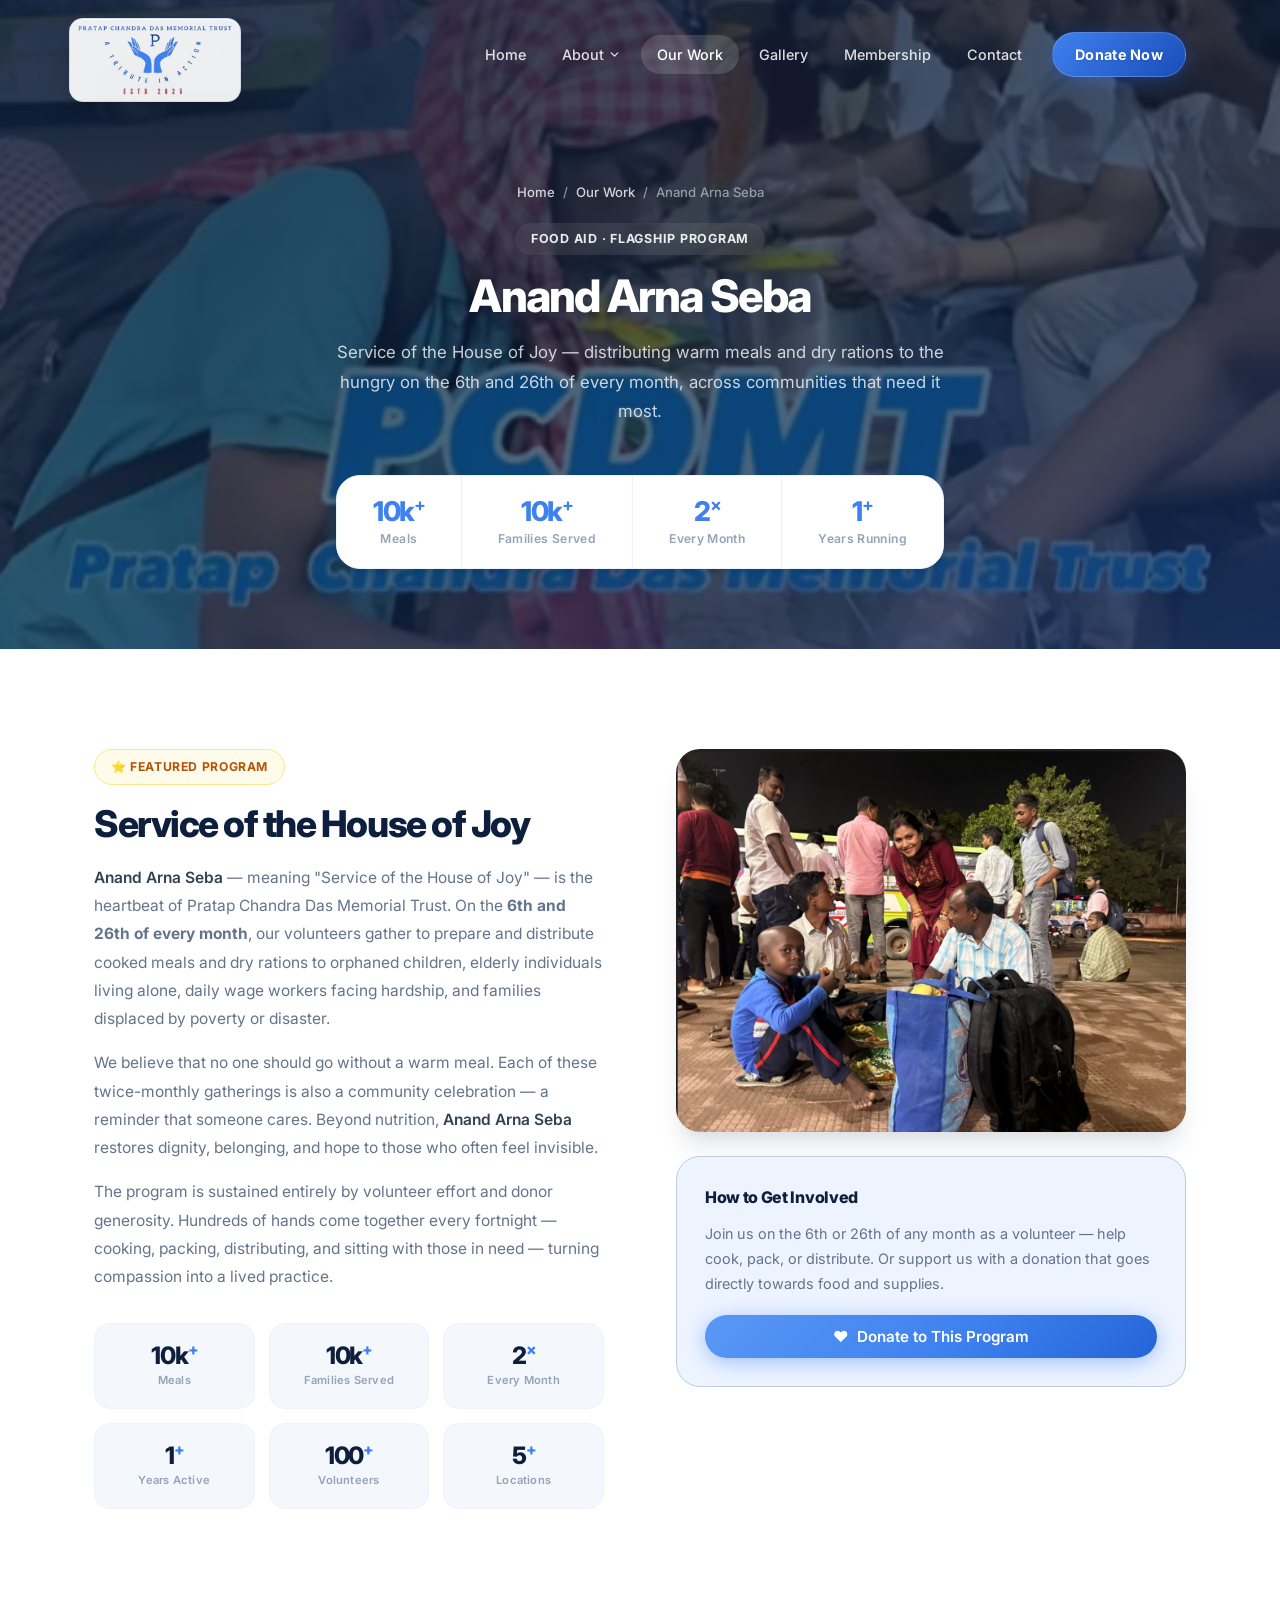
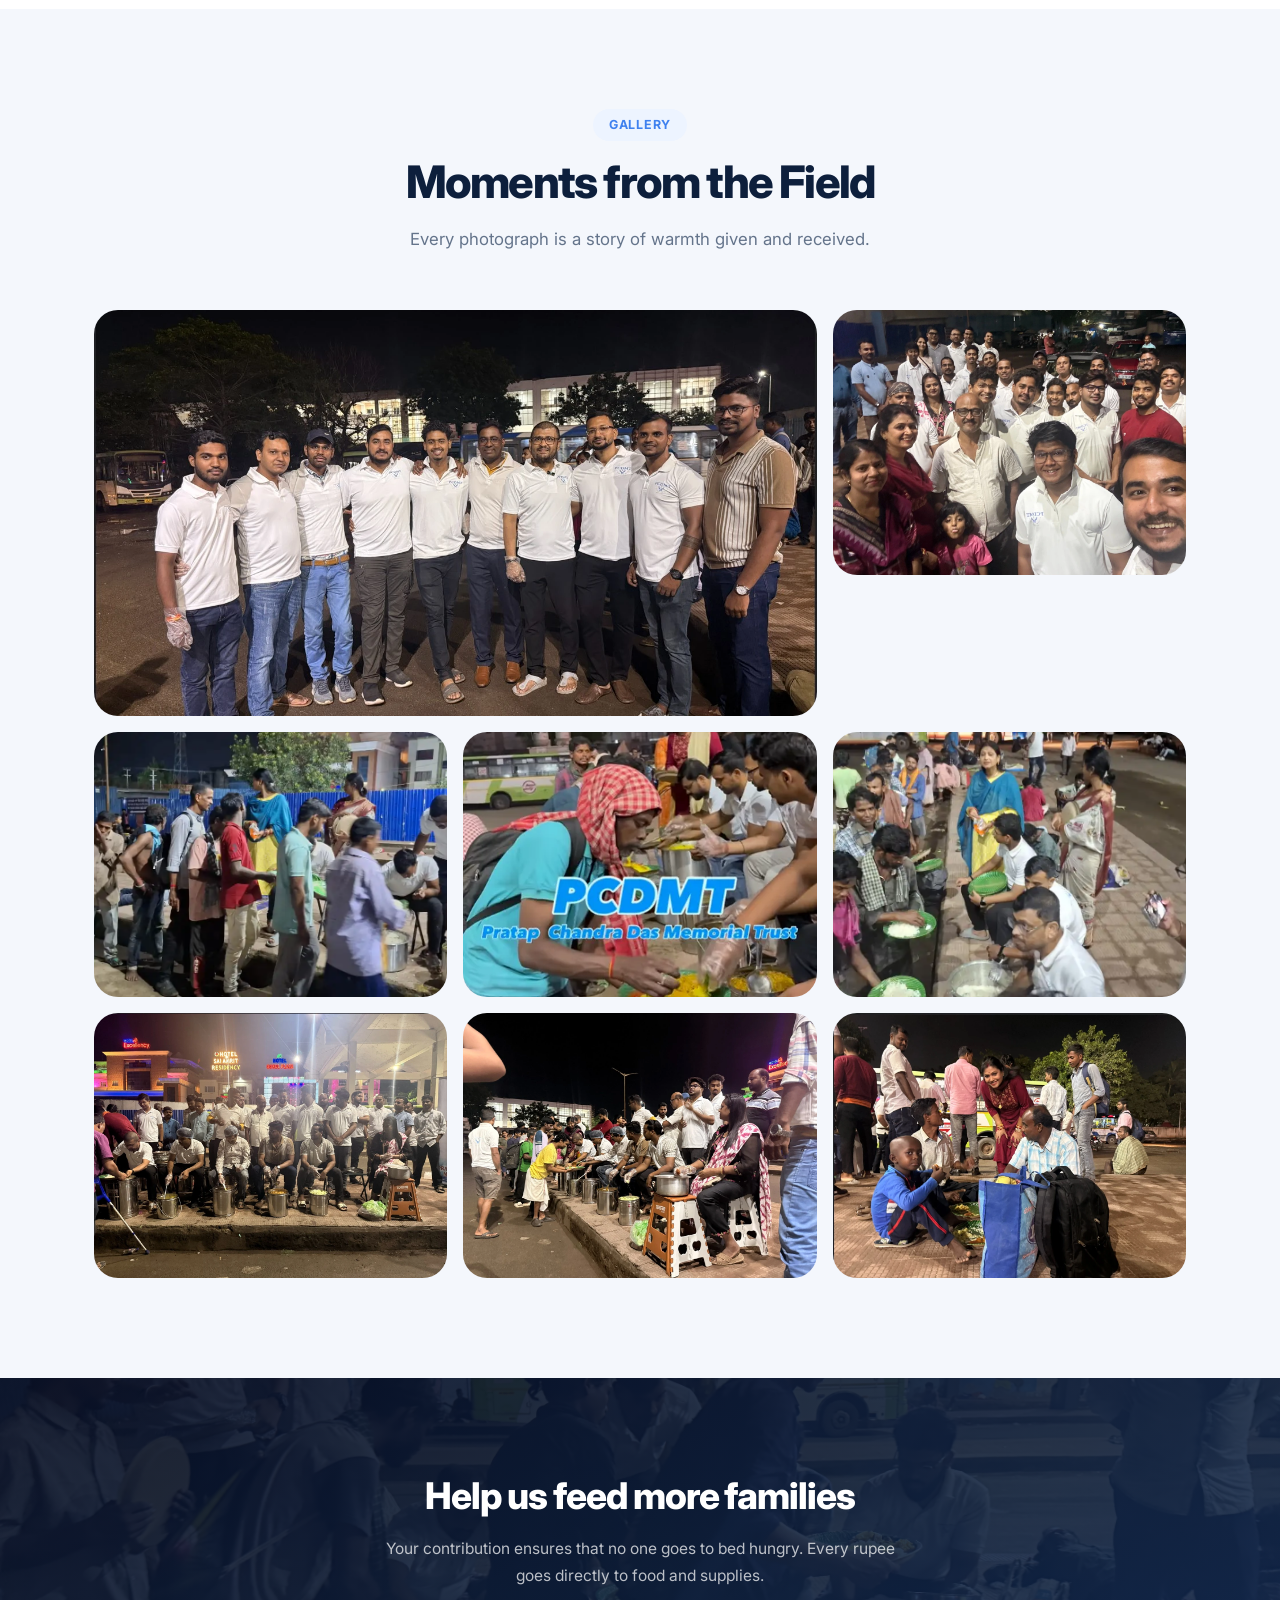
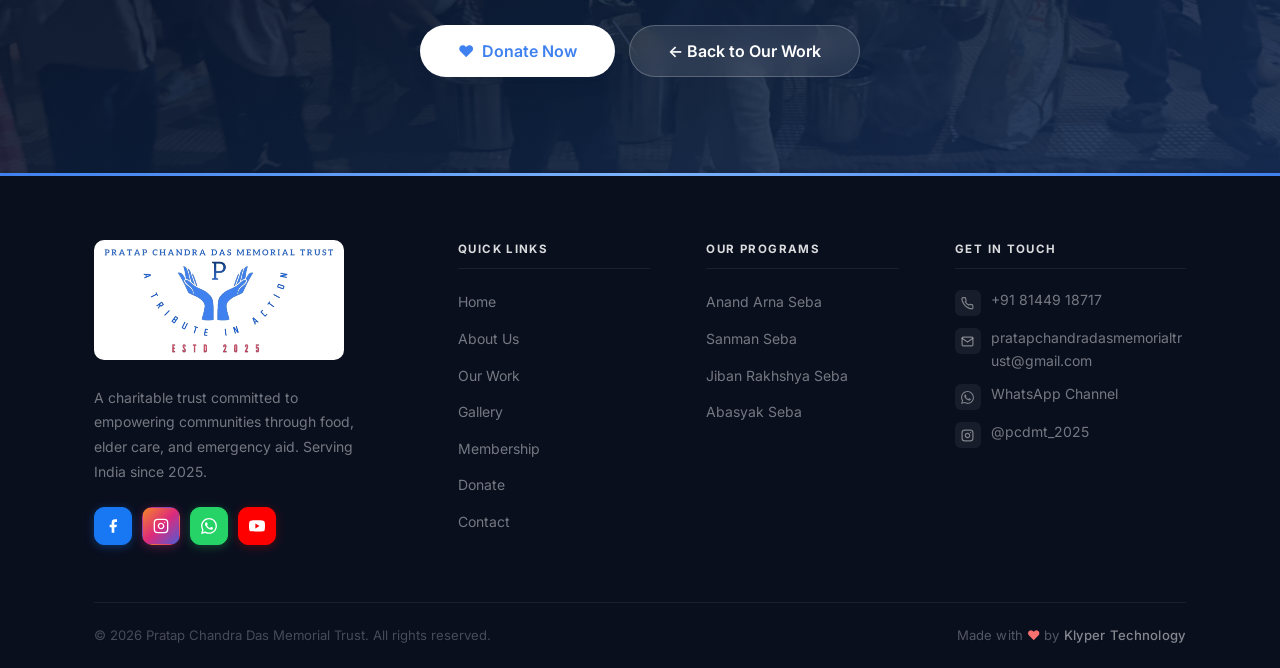
<file: anand-arna-seba.html>
﻿<!doctype html>
<html lang="en">
  <head>
    <meta charset="UTF-8" />
    <meta name="viewport" content="width=device-width, initial-scale=1.0" />
    <link rel="icon" href="images/favicon.ico" type="image/x-icon" />
    <meta
      name="description"
      content="Anand Arna Seba — PCDMT's flagship food relief program distributing warm meals and dry rations on the 6th and 26th of every month."
    />
    <meta property="og:title" content="Anand Arna Seba — Pratap Chandra Das Memorial Trust" />
    <title>Anand Arna Seba — Pratap Chandra Das Memorial Trust</title>
    <link rel="preconnect" href="https://fonts.googleapis.com" />
    <link rel="preconnect" href="https://fonts.gstatic.com" crossorigin />
    <link
      href="https://fonts.googleapis.com/css2?family=Inter:wght@300;400;500;600;700;800&family=Playfair+Display:ital,wght@0,600;0,700;1,600&display=swap"
      rel="stylesheet"
    />
    <link rel="stylesheet" href="css/style.css" />
  </head>
  <body class="has-hero-carousel">

    <!-- ===== NAVBAR ===== -->
    <nav class="navbar" id="navbar">
      <div class="nav-inner">
        <a href="index.html" class="nav-logo">
          <img src="images/pcdmt_transparent_bg_logo.png" alt="Pratap Chandra Das Memorial Trust" class="nav-logo-img nav-logo-full" />
          <img src="images/pcdmt_logo_small.png" alt="PCDMT" class="nav-logo-img nav-logo-small" />
        </a>
        <ul class="nav-links" id="navLinks">
          <li><a href="index.html">Home</a></li>
          <li class="nav-item-dropdown">
            <a href="#" role="button" aria-haspopup="true">About
              <svg class="nav-chevron" viewBox="0 0 24 24" fill="none" stroke="currentColor" stroke-width="2.5" stroke-linecap="round" stroke-linejoin="round" aria-hidden="true"><polyline points="6 9 12 15 18 9"/></svg>
            </a>
            <ul class="nav-dropdown">
              <li><a href="about-founder.html" class="nav-dropdown-link"><span class="nav-dropdown-icon" style="background:#fff7ed;">🙏</span>About Founder</a></li>
              <li><a href="about-organization.html" class="nav-dropdown-link"><span class="nav-dropdown-icon" style="background:#eff6ff;">🏛️</span>About Organization</a></li>
            </ul>
          </li>
          <li><a href="work.html" class="active">Our Work</a></li>
          <li><a href="gallery.html">Gallery</a></li>
          <li><a href="membership.html">Membership</a></li>
          <li><a href="contact.html">Contact</a></li>
          <li><a href="membership.html#donate" class="btn-nav">Donate Now</a></li>
        </ul>
        <button class="nav-toggle" id="navToggle" aria-label="Toggle navigation menu">
          <span></span>
          <span></span>
          <span></span>
        </button>
      </div>
    </nav>

    <!-- ===== PAGE HERO ===== -->
    <section class="prog-detail-hero" style="background-image: url('images/work_images/anand_arna_seba.webp');">
      <div class="container">
        <nav class="breadcrumb" aria-label="Breadcrumb">
          <a href="index.html">Home</a>
          <span>/</span>
          <a href="work.html">Our Work</a>
          <span>/</span>
          <span>Anand Arna Seba</span>
        </nav>
        <div class="section-tag">Food Aid · Flagship Program</div>
        <h1 class="section-title">Anand Arna Seba</h1>
        <p class="section-subtitle">
          Service of the House of Joy — distributing warm meals and dry rations
          to the hungry on the 6th and 26th of every month, across communities
          that need it most.
        </p>
        <div class="prog-hero-stats">
          <div class="prog-hero-stat">
            <span class="prog-hs-num">10k<sup>+</sup></span>
            <span class="prog-hs-label">Meals</span>
          </div>
          <div class="prog-hero-stat">
            <span class="prog-hs-num">10k<sup>+</sup></span>
            <span class="prog-hs-label">Families Served</span>
          </div>
          <div class="prog-hero-stat">
            <span class="prog-hs-num">2<sup>×</sup></span>
            <span class="prog-hs-label">Every Month</span>
          </div>
          <div class="prog-hero-stat">
            <span class="prog-hs-num">1<sup>+</sup></span>
            <span class="prog-hs-label">Years Running</span>
          </div>
        </div>
      </div>
    </section>

    <!-- ===== PROGRAM DETAILS ===== -->
    <section class="prog-detail-body">
      <div class="container">
        <div class="prog-detail-grid">
          <div class="prog-detail-content">
            <div class="prog-about-tag">⭐ Featured Program</div>
            <h2 class="prog-detail-title">Service of the House of Joy</h2>
            <p class="prog-detail-text">
              <em>Anand Arna Seba</em> — meaning "Service of the House of Joy" — is the
              heartbeat of Pratap Chandra Das Memorial Trust. On the <strong>6th and 26th of
              every month</strong>, our volunteers gather to prepare and distribute cooked meals
              and dry rations to orphaned children, elderly individuals living alone, daily wage
              workers facing hardship, and families displaced by poverty or disaster.
            </p>
            <p class="prog-detail-text">
              We believe that no one should go without a warm meal. Each of these twice-monthly
              gatherings is also a community celebration — a reminder that someone cares. Beyond
              nutrition, <em>Anand Arna Seba</em> restores dignity, belonging, and hope to those
              who often feel invisible.
            </p>
            <p class="prog-detail-text">
              The program is sustained entirely by volunteer effort and donor generosity. Hundreds
              of hands come together every fortnight — cooking, packing, distributing, and sitting
              with those in need — turning compassion into a lived practice.
            </p>
            <div class="prog-impacts">
              <div class="prog-impact-chip">
                <span class="pic-num">10k<sup>+</sup></span>
                <span class="pic-label">Meals</span>
              </div>
              <div class="prog-impact-chip">
                <span class="pic-num">10k<sup>+</sup></span>
                <span class="pic-label">Families Served</span>
              </div>
              <div class="prog-impact-chip">
                <span class="pic-num">2<sup>×</sup></span>
                <span class="pic-label">Every Month</span>
              </div>
              <div class="prog-impact-chip">
                <span class="pic-num">1<sup>+</sup></span>
                <span class="pic-label">Years Active</span>
              </div>
              <div class="prog-impact-chip">
                <span class="pic-num">100<sup>+</sup></span>
                <span class="pic-label">Volunteers</span>
              </div>
              <div class="prog-impact-chip">
                <span class="pic-num">5<sup>+</sup></span>
                <span class="pic-label">Locations</span>
              </div>
            </div>
          </div>

          <div class="prog-detail-side">
            <img
              src="images/work_images/anand_arna_seba/anand_arna_seba_6.webp"
              alt="Volunteers preparing and distributing food"
              style="width:100%;border-radius:var(--radius-xl);box-shadow:var(--shadow-xl);object-fit:cover;aspect-ratio:4/3;"
              loading="lazy"
            />
            <div style="background:var(--primary-light);border:1px solid var(--primary-border);border-radius:var(--radius-xl);padding:28px;margin-top:24px;">
              <h4 style="font-size:1rem;font-weight:800;color:var(--gray-900);margin-bottom:12px;letter-spacing:-0.02em;">How to Get Involved</h4>
              <p style="font-size:0.9rem;color:var(--gray-500);line-height:1.72;margin-bottom:18px;">
                Join us on the 6th or 26th of any month as a volunteer — help cook, pack, or
                distribute. Or support us with a donation that goes directly towards food and supplies.
              </p>
              <a href="membership.html#donate" class="btn btn-primary" style="width:100%;justify-content:center;">❤️&nbsp; Donate to This Program</a>
            </div>
          </div>
        </div>
      </div>
    </section>

    <!-- ===== PHOTO GALLERY ===== -->
    <section class="prog-gallery-section">
      <div class="container">
        <div class="text-center reveal">
          <div class="section-tag">Gallery</div>
          <h2 class="section-title">Moments from the Field</h2>
          <p class="section-subtitle">
            Every photograph is a story of warmth given and received.
          </p>
        </div>
        <div class="prog-gallery-grid">
           <div class="pg-item reveal">
            <img src="images/work_images/anand_arna_seba/anand_arna_seba_7.webp" alt="Anand Arna Seba food distribution" loading="lazy" />
          </div>
          <div class="pg-item reveal">
            <img src="images/work_images/anand_arna_seba/anand_arna_seba_8.webp" alt="Anand Arna Seba food distribution" loading="lazy" />
          </div>
          <div class="pg-item reveal delay-1">
            <img src="images/work_images/anand_arna_seba_img2.webp" alt="Anand Arna Seba food distribution" loading="lazy" />
          </div>
          <div class="pg-item reveal delay-1">
            <img src="images/work_images/anand_arna_seba.webp" alt="Community service event" loading="lazy" />
          </div>
          <div class="pg-item reveal delay-1">
            <img src="images/work_images/anand_arna_seba_img3.webp" alt="Community service event" loading="lazy" />
          </div>
          <div class="pg-item reveal delay-1">
            <img src="images/work_images/anand_arna_seba/anand_arna_seba_4.webp" alt="Community service event" loading="lazy" />
          </div>
          <div class="pg-item reveal delay-2">
            <img src="images/work_images/anand_arna_seba/anand_arna_seba_5.webp" alt="Volunteer activity" loading="lazy" />
          </div>
          <div class="pg-item reveal delay-3">
            <img src="images/work_images/anand_arna_seba/anand_arna_seba_6.webp" alt="Food aid distribution" loading="lazy" />
          </div>
        </div>
      </div>
    </section>

    <!-- ===== CTA SECTION ===== -->
    <section class="prog-cta-section">
      <div class="container">
        <h2 class="prog-cta-title">Help us feed more families</h2>
        <p class="prog-cta-subtitle">Your contribution ensures that no one goes to bed hungry. Every rupee goes directly to food and supplies.</p>
        <div class="prog-cta-btns">
          <a href="membership.html#donate" class="btn btn-white btn-lg">❤️&nbsp; Donate Now</a>
          <a href="work.html" class="btn btn-ghost-white btn-lg">← Back to Our Work</a>
        </div>
      </div>
    </section>

    <!-- ===== FOOTER ===== -->
    <footer class="footer">
      <!-- Top accent line -->
      <div class="footer-top-bar"></div>
      <div class="container">
        <div class="footer-grid">
          <div class="footer-brand">
            <a href="index.html" class="footer-logo-link">
              <img src="images/pcdmt_transparent_bg_logo.png" alt="Pratap Chandra Das Memorial Trust" class="footer-logo-img" />
            </a>
            <p class="footer-brand-desc">A charitable trust committed to empowering communities through food, elder care, and emergency aid. Serving India since 2025.</p>
            <div class="footer-social">
              <a href="https://www.facebook.com/share17rUGxSgM1/?mibextid=wwXlfr" class="social-link social-fb" target="_blank" rel="noopener noreferrer" aria-label="Facebook">
                <svg width="16" height="16" viewBox="0 0 24 24" fill="currentColor"><path d="M18 2h-3a5 5 0 0 0-5 5v3H7v4h3v8h4v-8h3l1-4h-4V7a1 1 0 0 1 1-1h3z"/></svg>
              </a>
              <a href="https://www.instagram.com/pcdmt_2025/?hl=en#" class="social-link social-ig" target="_blank" rel="noopener noreferrer" aria-label="Instagram @pcdmt_2025">
                <svg width="16" height="16" viewBox="0 0 24 24" fill="none" stroke="currentColor" stroke-width="2" stroke-linecap="round" stroke-linejoin="round"><rect x="2" y="2" width="20" height="20" rx="5" ry="5"/><path d="M16 11.37A4 4 0 1 1 12.63 8 4 4 0 0 1 16 11.37z"/><line x1="17.5" y1="6.5" x2="17.51" y2="6.5"/></svg>
              </a>
              <a href="https://whatsapp.com/channel/0029VbCTvtfFHWqAD6LrUH38" class="social-link social-wa" target="_blank" rel="noopener noreferrer" aria-label="WhatsApp Channel">
                <svg width="16" height="16" viewBox="0 0 24 24" fill="currentColor"><path d="M17.472 14.382c-.297-.149-1.758-.867-2.03-.967-.273-.099-.471-.148-.67.15-.197.297-.767.966-.94 1.164-.173.199-.347.223-.644.075-.297-.15-1.255-.463-2.39-1.475-.883-.788-1.48-1.761-1.653-2.059-.173-.297-.018-.458.13-.606.134-.133.298-.347.446-.52.149-.174.198-.298.298-.497.099-.198.05-.371-.025-.52-.075-.149-.669-1.612-.916-2.207-.242-.579-.487-.5-.669-.51-.173-.008-.371-.01-.57-.01-.198 0-.52.074-.792.372-.272.297-1.04 1.016-1.04 2.479 0 1.462 1.065 2.875 1.213 3.074.149.198 2.096 3.2 5.077 4.487.709.306 1.262.489 1.694.625.712.227 1.36.195 1.871.118.571-.085 1.758-.719 2.006-1.413.248-.694.248-1.289.173-1.413-.074-.124-.272-.198-.57-.347m-5.421 7.403h-.004a9.87 9.87 0 0 1-5.031-1.378l-.361-.214-3.741.982.998-3.648-.235-.374a9.86 9.86 0 0 1-1.51-5.26c.001-5.45 4.436-9.884 9.888-9.884 2.64 0 5.122 1.03 6.988 2.898a9.825 9.825 0 0 1 2.893 6.994c-.003 5.45-4.437 9.884-9.885 9.884m8.413-18.297A11.815 11.815 0 0 0 12.05 0C5.495 0 .16 5.335.157 11.892c0 2.096.547 4.142 1.588 5.945L.057 24l6.305-1.654a11.882 11.882 0 0 0 5.683 1.448h.005c6.554 0 11.89-5.335 11.893-11.893a11.821 11.821 0 0 0-3.48-8.413Z"/></svg>
              </a>
              <a href="https://www.youtube.com/@pcdmt" class="social-link social-yt" target="_blank" rel="noopener noreferrer" aria-label="YouTube">
                <svg width="16" height="16" viewBox="0 0 24 24" fill="currentColor"><path d="M23.498 6.186a3.016 3.016 0 0 0-2.122-2.136C19.505 3.545 12 3.545 12 3.545s-7.505 0-9.377.505A3.017 3.017 0 0 0 .502 6.186C0 8.07 0 12 0 12s0 3.93.502 5.814a3.016 3.016 0 0 0 2.122 2.136c1.871.505 9.376.505 9.376.505s7.505 0 9.377-.505a3.015 3.015 0 0 0 2.122-2.136C24 15.93 24 12 24 12s0-3.93-.502-5.814zM9.545 15.568V8.432L15.818 12l-6.273 3.568z"/></svg>
              </a>
            </div>
          </div>
          <div class="footer-col">
            <h4>Quick Links</h4>
            <ul>
              <li><a href="index.html">Home</a></li>
              <li><a href="about.html">About Us</a></li>
              <li><a href="work.html">Our Work</a></li>
              <li><a href="gallery.html">Gallery</a></li>
              <li><a href="membership.html">Membership</a></li>
              <li><a href="membership.html#donate">Donate</a></li>
              <li><a href="contact.html">Contact</a></li>
            </ul>
          </div>
          <div class="footer-col">
            <h4>Our Programs</h4>
            <ul>
              <li><a href="anand-arna-seba.html">Anand Arna Seba</a></li>
              <li><a href="sanman-seba.html">Sanman Seba</a></li>
              <li><a href="jiban-rakhshya-seba.html">Jiban Rakhshya Seba</a></li>
              <li><a href="blanket-distribution.html">Abasyak Seba</a></li>
            </ul>
          </div>
          <div class="footer-col">
            <h4>Get in Touch</h4>
            <ul class="footer-contact-list">
              <li>
                <span class="footer-contact-icon"><svg width="13" height="13" viewBox="0 0 24 24" fill="none" stroke="currentColor" stroke-width="2.2" stroke-linecap="round" stroke-linejoin="round"><path d="M22 16.92v3a2 2 0 0 1-2.18 2 19.79 19.79 0 0 1-8.63-3.07A19.5 19.5 0 0 1 4.69 12 19.79 19.79 0 0 1 1.63 3.47 2 2 0 0 1 3.6 1.27h3a2 2 0 0 1 2 1.72c.127.96.361 1.903.7 2.81a2 2 0 0 1-.45 2.11L7.91 8.91a16 16 0 0 0 6 6l.91-.91a2 2 0 0 1 2.11-.45c.907.339 1.85.573 2.81.7A2 2 0 0 1 21.73 16l.19.92z"/></svg></span>
                <a href="tel:+918144918717">+91 81449 18717</a>
              </li>
              <li>
                <span class="footer-contact-icon"><svg width="13" height="13" viewBox="0 0 24 24" fill="none" stroke="currentColor" stroke-width="2.2" stroke-linecap="round" stroke-linejoin="round"><path d="M4 4h16c1.1 0 2 .9 2 2v12c0 1.1-.9 2-2 2H4c-1.1 0-2-.9-2-2V6c0-1.1.9-2 2-2z"/><polyline points="22,6 12,13 2,6"/></svg></span>
                <a href="mailto:pratapchandradasmemorialtrust@gmail.com" class="footer-email-link">pratapchandradasmemorialtrust<wbr>@gmail.com</a>
              </li>
              <li>
                <span class="footer-contact-icon"><svg width="13" height="13" viewBox="0 0 24 24" fill="currentColor"><path d="M17.472 14.382c-.297-.149-1.758-.867-2.03-.967-.273-.099-.471-.148-.67.15-.197.297-.767.966-.94 1.164-.173.199-.347.223-.644.075-.297-.15-1.255-.463-2.39-1.475-.883-.788-1.48-1.761-1.653-2.059-.173-.297-.018-.458.13-.606.134-.133.298-.347.446-.52.149-.174.198-.298.298-.497.099-.198.05-.371-.025-.52-.075-.149-.669-1.612-.916-2.207-.242-.579-.487-.5-.669-.51-.173-.008-.371-.01-.57-.01-.198 0-.52.074-.792.372-.272.297-1.04 1.016-1.04 2.479 0 1.462 1.065 2.875 1.213 3.074.149.198 2.096 3.2 5.077 4.487.709.306 1.262.489 1.694.625.712.227 1.36.195 1.871.118.571-.085 1.758-.719 2.006-1.413.248-.694.248-1.289.173-1.413-.074-.124-.272-.198-.57-.347m-5.421 7.403h-.004a9.87 9.87 0 0 1-5.031-1.378l-.361-.214-3.741.982.998-3.648-.235-.374a9.86 9.86 0 0 1-1.51-5.26c.001-5.45 4.436-9.884 9.888-9.884 2.64 0 5.122 1.03 6.988 2.898a9.825 9.825 0 0 1 2.893 6.994c-.003 5.45-4.437 9.884-9.885 9.884m8.413-18.297A11.815 11.815 0 0 0 12.05 0C5.495 0 .16 5.335.157 11.892c0 2.096.547 4.142 1.588 5.945L.057 24l6.305-1.654a11.882 11.882 0 0 0 5.683 1.448h.005c6.554 0 11.89-5.335 11.893-11.893a11.821 11.821 0 0 0-3.48-8.413Z"/></svg></span>
                <a href="https://whatsapp.com/channel/0029VbCTvtfFHWqAD6LrUH38" target="_blank" rel="noopener noreferrer">WhatsApp Channel</a>
              </li>
              <li>
                <span class="footer-contact-icon"><svg width="13" height="13" viewBox="0 0 24 24" fill="none" stroke="currentColor" stroke-width="2.2" stroke-linecap="round" stroke-linejoin="round"><rect x="2" y="2" width="20" height="20" rx="5" ry="5"/><path d="M16 11.37A4 4 0 1 1 12.63 8 4 4 0 0 1 16 11.37z"/><line x1="17.5" y1="6.5" x2="17.51" y2="6.5"/></svg></span>
                <a href="https://www.instagram.com/pcdmt_2025/?hl=en#" target="_blank" rel="noopener noreferrer">@pcdmt_2025</a>
              </li>
            </ul>
          </div>
        </div>

         <!-- Footer bottom bar -->
        <div class="footer-bottom">
          <p>&copy; 2026 Pratap Chandra Das Memorial Trust. All rights reserved.</p>
          <div class="footer-credit">
            Made with <span class="footer-heart">&hearts;</span> by <a href="https://klypertechnology.com" target="_blank" rel="noopener">Klyper Technology</a>
          </div>
        </div>
      </div>
    </footer>

    <script src="js/main.js" defer></script>
  </body>
</html>
</file>
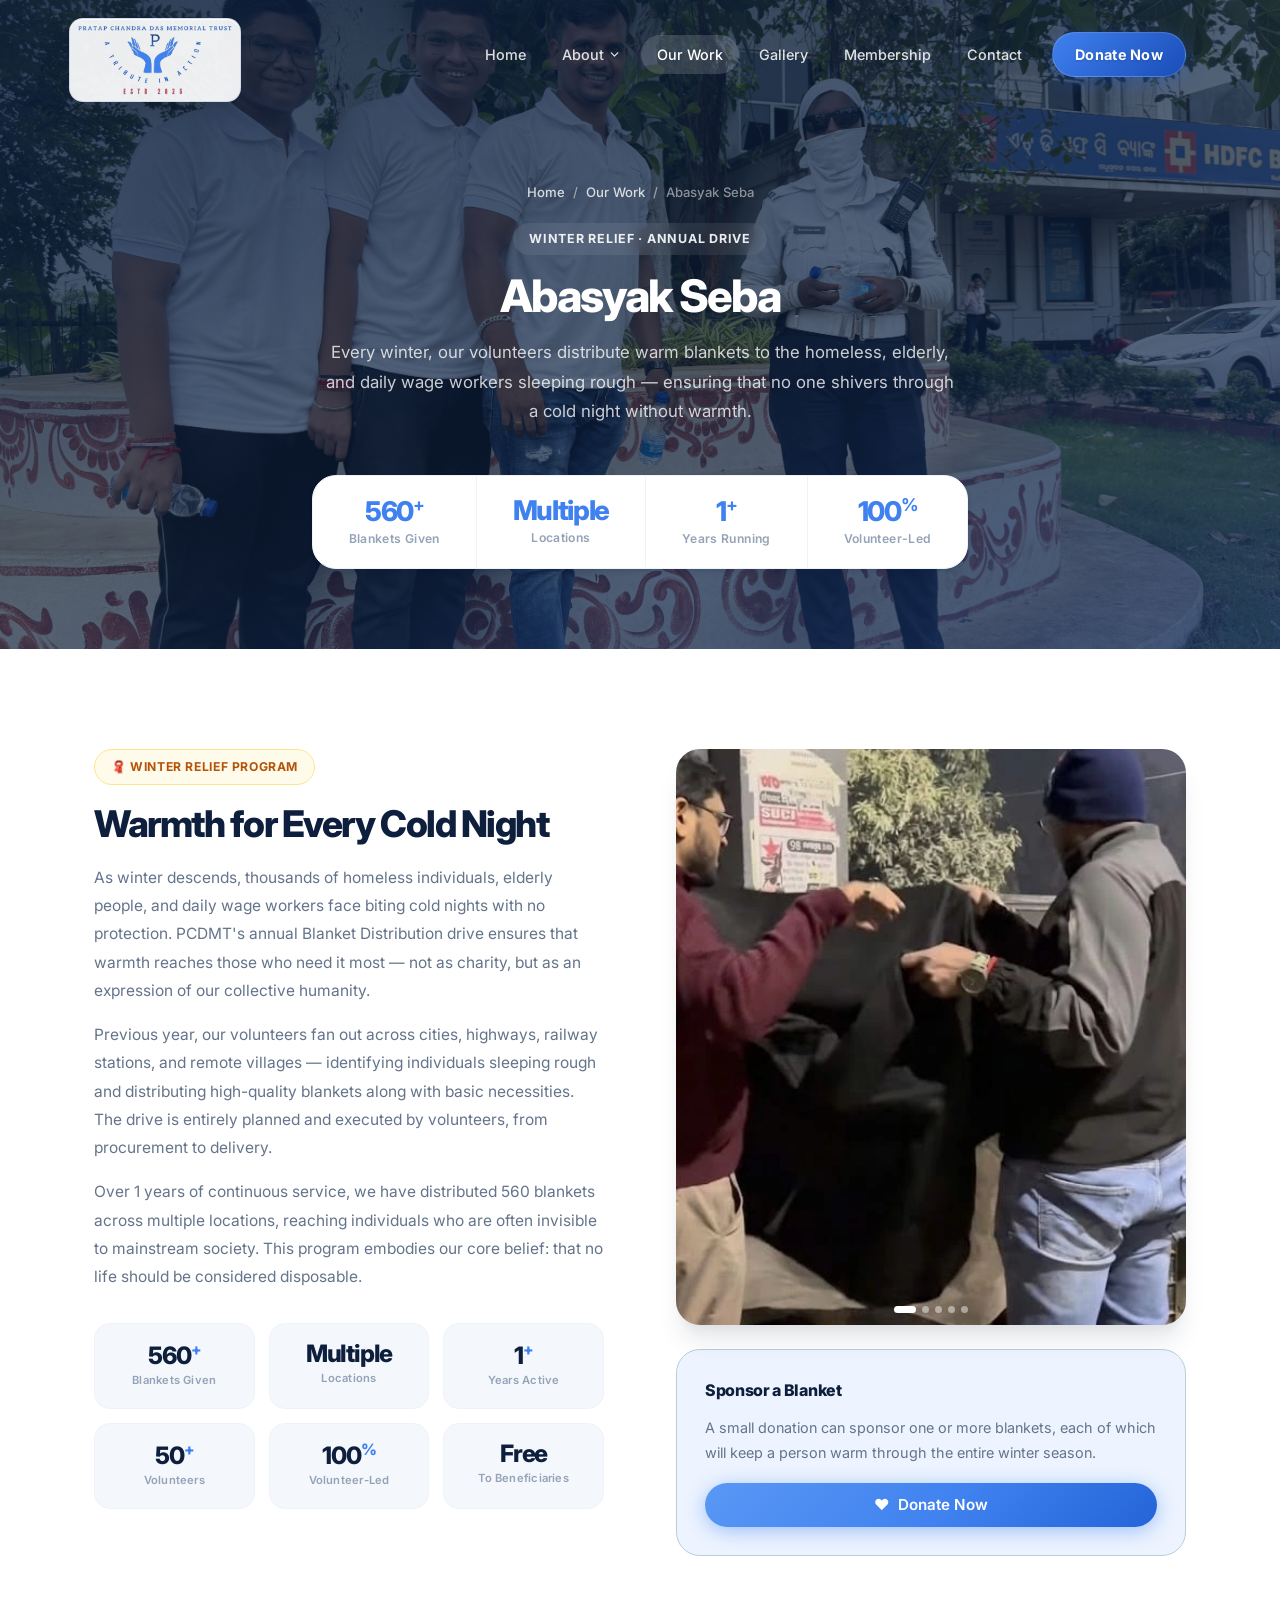
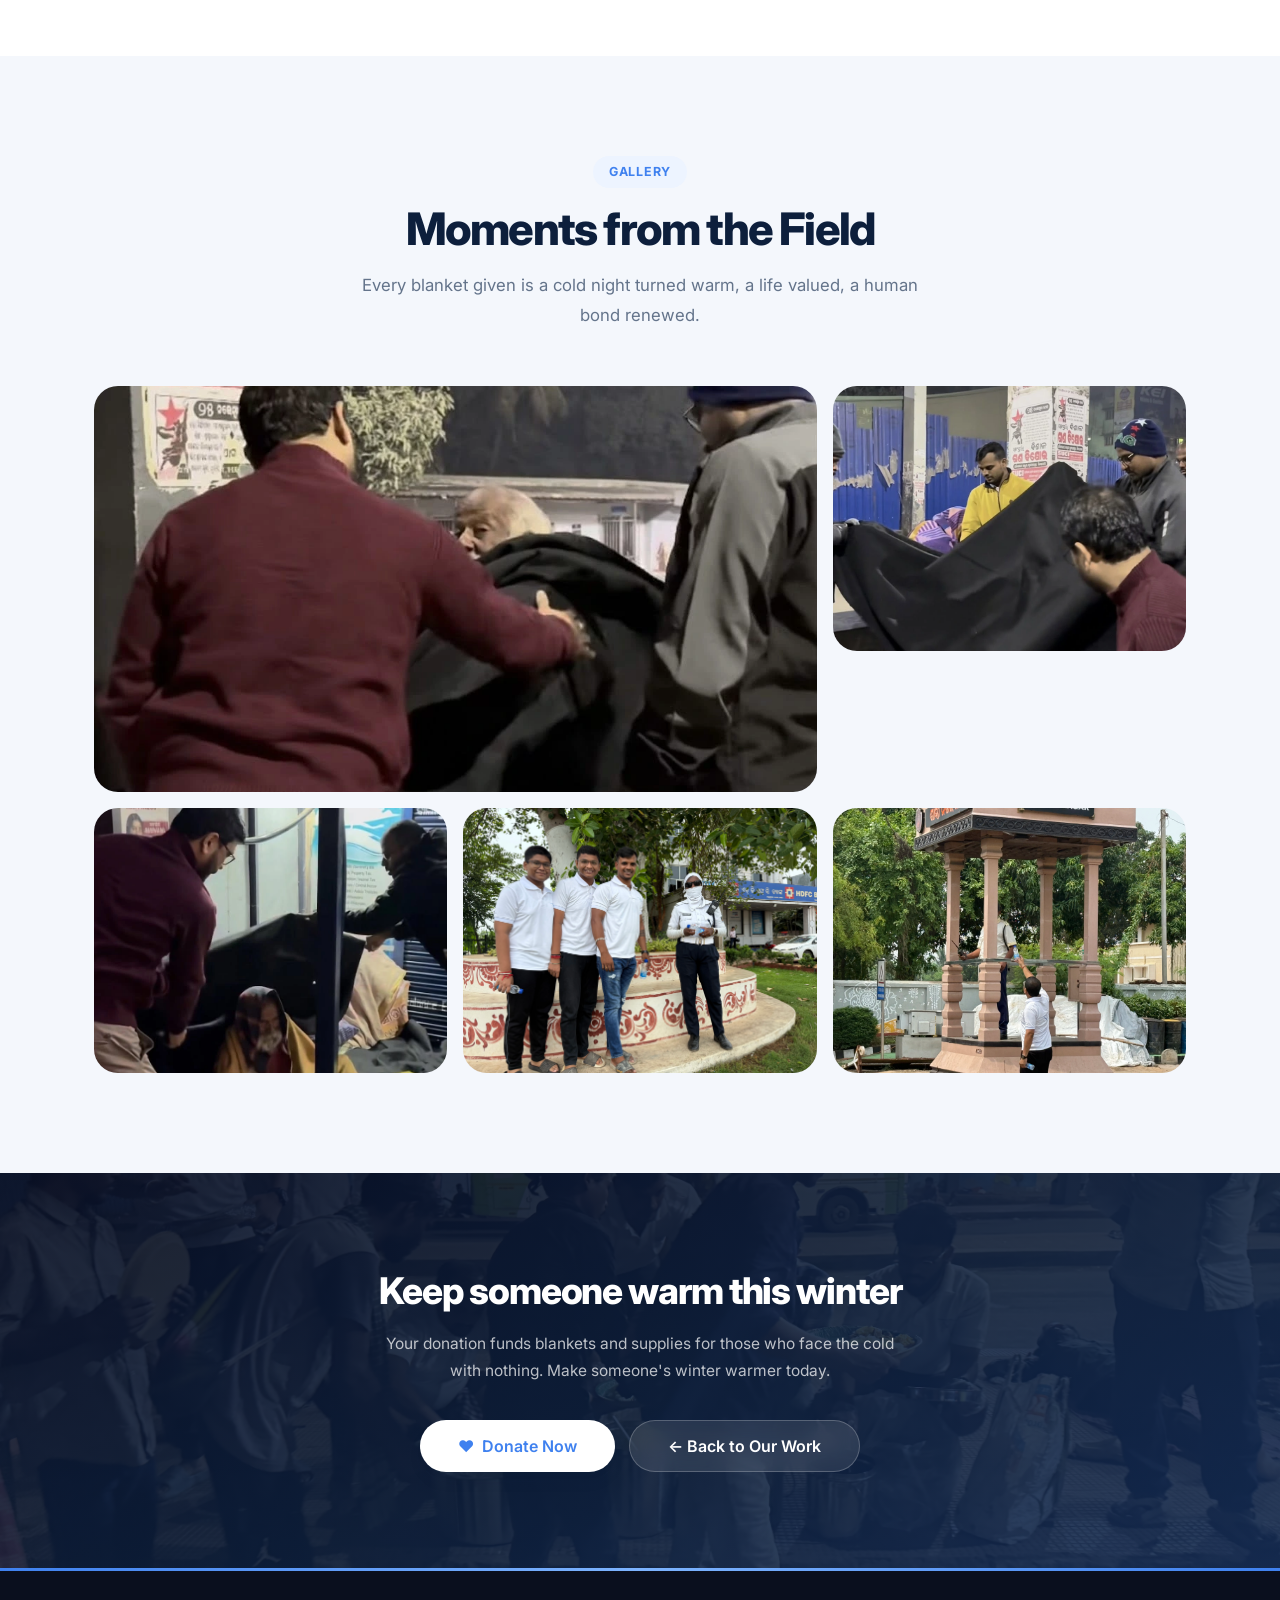
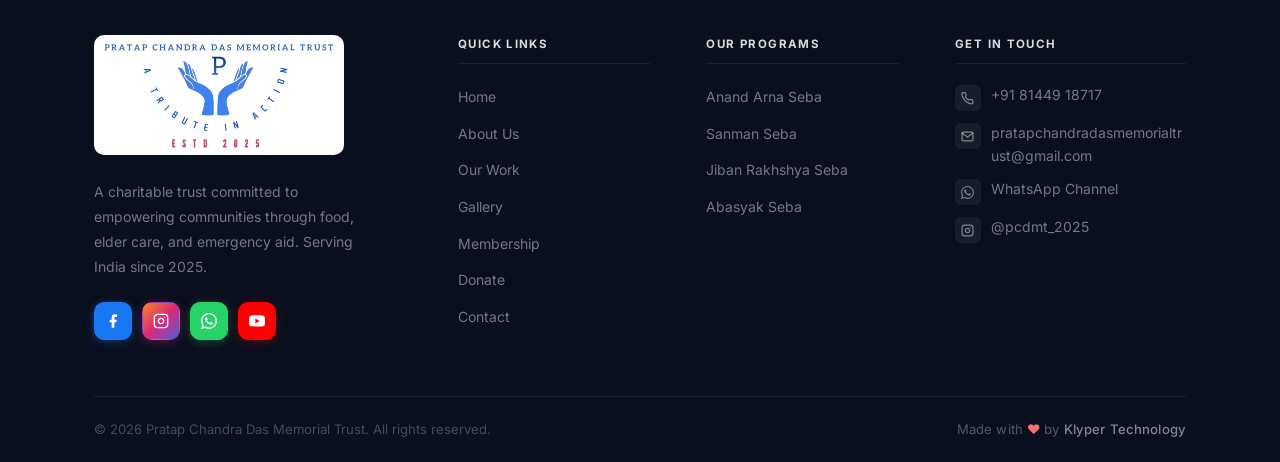
<file: blanket-distribution.html>
﻿<!doctype html>
<html lang="en">
  <head>
    <meta charset="UTF-8" />
    <meta name="viewport" content="width=device-width, initial-scale=1.0" />
    <link rel="icon" href="images/favicon.ico" type="image/x-icon" />
    <meta
      name="description"
      content="Abasyak Seba — PCDMT's winter relief program distributing warm blankets to the homeless, elderly, and daily wage workers every winter."
    />
    <meta property="og:title" content="Abasyak Seba — Pratap Chandra Das Memorial Trust" />
    <title>Abasyak Seba — Pratap Chandra Das Memorial Trust</title>
    <link rel="preconnect" href="https://fonts.googleapis.com" />
    <link rel="preconnect" href="https://fonts.gstatic.com" crossorigin />
    <link
      href="https://fonts.googleapis.com/css2?family=Inter:wght@300;400;500;600;700;800&family=Playfair+Display:ital,wght@0,600;0,700;1,600&display=swap"
      rel="stylesheet"
    />
    <link rel="stylesheet" href="css/style.css" />
  </head>
  <body class="has-hero-carousel">

    <!-- ===== NAVBAR ===== -->
    <nav class="navbar" id="navbar">
      <div class="nav-inner">
        <a href="index.html" class="nav-logo">
          <img src="images/pcdmt_transparent_bg_logo.png" alt="Pratap Chandra Das Memorial Trust" class="nav-logo-img nav-logo-full" />
          <img src="images/pcdmt_logo_small.png" alt="PCDMT" class="nav-logo-img nav-logo-small" />
        </a>
        <ul class="nav-links" id="navLinks">
          <li><a href="index.html">Home</a></li>
          <li class="nav-item-dropdown">
            <a href="#" role="button" aria-haspopup="true">About
              <svg class="nav-chevron" viewBox="0 0 24 24" fill="none" stroke="currentColor" stroke-width="2.5" stroke-linecap="round" stroke-linejoin="round" aria-hidden="true"><polyline points="6 9 12 15 18 9"/></svg>
            </a>
            <ul class="nav-dropdown">
              <li><a href="about-founder.html" class="nav-dropdown-link"><span class="nav-dropdown-icon" style="background:#fff7ed;">🙏</span>About Founder</a></li>
              <li><a href="about-organization.html" class="nav-dropdown-link"><span class="nav-dropdown-icon" style="background:#eff6ff;">🏛️</span>About Organization</a></li>
            </ul>
          </li>
          <li><a href="work.html" class="active">Our Work</a></li>
          <li><a href="gallery.html">Gallery</a></li>
          <li><a href="membership.html">Membership</a></li>
          <li><a href="contact.html">Contact</a></li>
          <li><a href="membership.html#donate" class="btn-nav">Donate Now</a></li>
        </ul>
        <button class="nav-toggle" id="navToggle" aria-label="Toggle navigation menu">
          <span></span>
          <span></span>
          <span></span>
        </button>
      </div>
    </nav>

    <!-- ===== PAGE HERO ===== -->
    <section class="prog-detail-hero" style="background-image: url('images/work_images/img_4.webp');">
      <div class="container">
        <nav class="breadcrumb" aria-label="Breadcrumb">
          <a href="index.html">Home</a>
          <span>/</span>
          <a href="work.html">Our Work</a>
          <span>/</span>
          <span>Abasyak Seba</span>
        </nav>
        <div class="section-tag">Winter Relief · Annual Drive</div>
        <h1 class="section-title">Abasyak Seba</h1>
        <p class="section-subtitle">
          Every winter, our volunteers distribute warm blankets to the homeless, elderly,
          and daily wage workers sleeping rough — ensuring that no one shivers through
          a cold night without warmth.
        </p>
        <div class="prog-hero-stats">
          <div class="prog-hero-stat">
            <span class="prog-hs-num">560<sup>+</sup></span>
            <span class="prog-hs-label">Blankets Given</span>
          </div>
          <div class="prog-hero-stat">
            <span class="prog-hs-num">Multiple</span>
            <span class="prog-hs-label">Locations</span>
          </div>
          <div class="prog-hero-stat">
            <span class="prog-hs-num">1<sup>+</sup></span>
            <span class="prog-hs-label">Years Running</span>
          </div>
          <div class="prog-hero-stat">
            <span class="prog-hs-num">100<sup>%</sup></span>
            <span class="prog-hs-label">Volunteer-Led</span>
          </div>
        </div>
      </div>
    </section>

    <!-- ===== PROGRAM DETAILS ===== -->
    <section class="prog-detail-body">
      <div class="container">
        <div class="prog-detail-grid">
          <div class="prog-detail-content">
            <div class="prog-about-tag">🧣 Winter Relief Program</div>
            <h2 class="prog-detail-title">Warmth for Every Cold Night</h2>
            <p class="prog-detail-text">
              As winter descends, thousands of homeless individuals, elderly people, and
              daily wage workers face biting cold nights with no protection. PCDMT's annual
              Blanket Distribution drive ensures that warmth reaches those who need it most —
              not as charity, but as an expression of our collective humanity.
            </p>
            <p class="prog-detail-text">
              Previous year, our volunteers fan out across cities, highways, railway stations,
              and remote villages — identifying individuals sleeping rough and distributing
              high-quality blankets along with basic necessities. The drive is entirely
              planned and executed by volunteers, from procurement to delivery.
            </p>
            <p class="prog-detail-text">
              Over 1 years of continuous service, we have distributed 560 blankets
              across multiple locations, reaching individuals who are often invisible to mainstream
              society. This program embodies our core belief: that no life should be
              considered disposable.
            </p>
            <div class="prog-impacts">
              <div class="prog-impact-chip">
                <span class="pic-num">560<sup>+</sup></span>
                <span class="pic-label">Blankets Given</span>
              </div>
              <div class="prog-impact-chip">
                <span class="pic-num">Multiple</span>
                <span class="pic-label">Locations</span>
              </div>
              <div class="prog-impact-chip">
                <span class="pic-num">1<sup>+</sup></span>
                <span class="pic-label">Years Active</span>
              </div>
              <div class="prog-impact-chip">
                <span class="pic-num">50<sup>+</sup></span>
                <span class="pic-label">Volunteers</span>
              </div>
              <div class="prog-impact-chip">
                <span class="pic-num">100<sup>%</sup></span>
                <span class="pic-label">Volunteer-Led</span>
              </div>
              <div class="prog-impact-chip">
                <span class="pic-num">Free</span>
                <span class="pic-label">To Beneficiaries</span>
              </div>
            </div>
          </div>

          <div class="prog-detail-side">
            <div class="side-carousel">
              <div class="sc-track" id="scTrack">
                <div class="sc-slide">
                  <img src="images/work_images/blanket_distribution/blanket_distribution_1.webp" alt="Blanket distribution drive" loading="lazy" />
                </div>
                <div class="sc-slide">
                  <img src="images/work_images/blanket_distribution/blanket_distribution_2.webp" alt="Blanket distribution drive" loading="lazy" />
                </div>
                <div class="sc-slide">
                  <img src="images/work_images/blanket_distribution/blanket_distribution_3.webp" alt="Blanket distribution drive" loading="lazy" />
                </div>
                <div class="sc-slide">
                  <img src="images/work_images/blanket_distribution/blanket_distribution_4.webp" alt="Blanket distribution drive" loading="lazy" />
                </div>
                <div class="sc-slide">
                  <img src="images/work_images/blanket_distribution/blanket_distribution_5.webp" alt="Blanket distribution drive" loading="lazy" />
                </div>
              </div>
              <button class="sc-btn sc-prev" aria-label="Previous image" onclick="scMove(-1)">
                <svg width="16" height="16" viewBox="0 0 24 24" fill="none" stroke="currentColor" stroke-width="2.5" stroke-linecap="round" stroke-linejoin="round"><polyline points="15 18 9 12 15 6"/></svg>
              </button>
              <button class="sc-btn sc-next" aria-label="Next image" onclick="scMove(1)">
                <svg width="16" height="16" viewBox="0 0 24 24" fill="none" stroke="currentColor" stroke-width="2.5" stroke-linecap="round" stroke-linejoin="round"><polyline points="9 18 15 12 9 6"/></svg>
              </button>
              <div class="sc-dots">
                <button class="sc-dot active" aria-label="Slide 1" onclick="scGoto(0)"></button>
                <button class="sc-dot" aria-label="Slide 2" onclick="scGoto(1)"></button>
                <button class="sc-dot" aria-label="Slide 3" onclick="scGoto(2)"></button>
                <button class="sc-dot" aria-label="Slide 4" onclick="scGoto(3)"></button>
                <button class="sc-dot" aria-label="Slide 5" onclick="scGoto(4)"></button>
              </div>
            </div>
            <div style="background:var(--primary-light);border:1px solid var(--primary-border);border-radius:var(--radius-xl);padding:28px;margin-top:24px;">
              <h4 style="font-size:1rem;font-weight:800;color:var(--gray-900);margin-bottom:12px;letter-spacing:-0.02em;">Sponsor a Blanket</h4>
              <p style="font-size:0.9rem;color:var(--gray-500);line-height:1.72;margin-bottom:18px;">
                A small donation can sponsor one or more blankets, each of which will keep a
                person warm through the entire winter season.
              </p>
              <a href="membership.html#donate" class="btn btn-primary" style="width:100%;justify-content:center;">❤️&nbsp; Donate Now</a>
            </div>
          </div>
        </div>
      </div>
    </section>

    <!-- ===== PHOTO GALLERY ===== -->
    <section class="prog-gallery-section">
      <div class="container">
        <div class="text-center reveal">
          <div class="section-tag">Gallery</div>
          <h2 class="section-title">Moments from the Field</h2>
          <p class="section-subtitle">
            Every blanket given is a cold night turned warm, a life valued, a human bond renewed.
          </p>
        </div>
        <div class="prog-gallery-grid">
          <div class="pg-item reveal">
            <img src="images/work_images/blanket_distribution/blanket_distribution_2.webp" alt="Blanket distribution drive" loading="lazy" />
          </div>
          <div class="pg-item reveal">
            <img src="images/work_images/blanket_distribution/blanket_distribution_3.webp" alt="Blanket distribution drive" loading="lazy" />
          </div>
          <div class="pg-item reveal">
            <img src="images/work_images/blanket_distribution/blanket_distribution_4.webp" alt="Blanket distribution drive" loading="lazy" />
          </div>
          <div class="pg-item reveal">
            <img src="images/work_images/img_4.webp" alt="Blanket distribution drive" loading="lazy" />
          </div>
          <div class="pg-item reveal delay-1">
            <img src="images/work_images/img_1.webp" alt="Volunteers distributing relief" loading="lazy" />
          </div>

        </div>
      </div>
    </section>

    <!-- ===== CTA SECTION ===== -->
    <section class="prog-cta-section">
      <div class="container">
        <h2 class="prog-cta-title">Keep someone warm this winter</h2>
        <p class="prog-cta-subtitle">Your donation funds blankets and supplies for those who face the cold with nothing. Make someone's winter warmer today.</p>
        <div class="prog-cta-btns">
          <a href="membership.html#donate" class="btn btn-white btn-lg">❤️&nbsp; Donate Now</a>
          <a href="work.html" class="btn btn-ghost-white btn-lg">← Back to Our Work</a>
        </div>
      </div>
    </section>

    <!-- ===== FOOTER ===== -->
    <footer class="footer">
      <!-- Top accent line -->
      <div class="footer-top-bar"></div>
      <div class="container">
        <div class="footer-grid">
          <div class="footer-brand">
            <a href="index.html" class="footer-logo-link">
              <img src="images/pcdmt_transparent_bg_logo.png" alt="Pratap Chandra Das Memorial Trust" class="footer-logo-img" />
            </a>
            <p class="footer-brand-desc">A charitable trust committed to empowering communities through food, elder care, and emergency aid. Serving India since 2025.</p>
            <div class="footer-social">
              <a href="https://www.facebook.com/share17rUGxSgM1/?mibextid=wwXlfr" class="social-link social-fb" target="_blank" rel="noopener noreferrer" aria-label="Facebook">
                <svg width="16" height="16" viewBox="0 0 24 24" fill="currentColor"><path d="M18 2h-3a5 5 0 0 0-5 5v3H7v4h3v8h4v-8h3l1-4h-4V7a1 1 0 0 1 1-1h3z"/></svg>
              </a>
              <a href="https://www.instagram.com/pcdmt_2025/?hl=en#" class="social-link social-ig" target="_blank" rel="noopener noreferrer" aria-label="Instagram @pcdmt_2025">
                <svg width="16" height="16" viewBox="0 0 24 24" fill="none" stroke="currentColor" stroke-width="2" stroke-linecap="round" stroke-linejoin="round"><rect x="2" y="2" width="20" height="20" rx="5" ry="5"/><path d="M16 11.37A4 4 0 1 1 12.63 8 4 4 0 0 1 16 11.37z"/><line x1="17.5" y1="6.5" x2="17.51" y2="6.5"/></svg>
              </a>
              <a href="https://whatsapp.com/channel/0029VbCTvtfFHWqAD6LrUH38" class="social-link social-wa" target="_blank" rel="noopener noreferrer" aria-label="WhatsApp Channel">
                <svg width="16" height="16" viewBox="0 0 24 24" fill="currentColor"><path d="M17.472 14.382c-.297-.149-1.758-.867-2.03-.967-.273-.099-.471-.148-.67.15-.197.297-.767.966-.94 1.164-.173.199-.347.223-.644.075-.297-.15-1.255-.463-2.39-1.475-.883-.788-1.48-1.761-1.653-2.059-.173-.297-.018-.458.13-.606.134-.133.298-.347.446-.52.149-.174.198-.298.298-.497.099-.198.05-.371-.025-.52-.075-.149-.669-1.612-.916-2.207-.242-.579-.487-.5-.669-.51-.173-.008-.371-.01-.57-.01-.198 0-.52.074-.792.372-.272.297-1.04 1.016-1.04 2.479 0 1.462 1.065 2.875 1.213 3.074.149.198 2.096 3.2 5.077 4.487.709.306 1.262.489 1.694.625.712.227 1.36.195 1.871.118.571-.085 1.758-.719 2.006-1.413.248-.694.248-1.289.173-1.413-.074-.124-.272-.198-.57-.347m-5.421 7.403h-.004a9.87 9.87 0 0 1-5.031-1.378l-.361-.214-3.741.982.998-3.648-.235-.374a9.86 9.86 0 0 1-1.51-5.26c.001-5.45 4.436-9.884 9.888-9.884 2.64 0 5.122 1.03 6.988 2.898a9.825 9.825 0 0 1 2.893 6.994c-.003 5.45-4.437 9.884-9.885 9.884m8.413-18.297A11.815 11.815 0 0 0 12.05 0C5.495 0 .16 5.335.157 11.892c0 2.096.547 4.142 1.588 5.945L.057 24l6.305-1.654a11.882 11.882 0 0 0 5.683 1.448h.005c6.554 0 11.89-5.335 11.893-11.893a11.821 11.821 0 0 0-3.48-8.413Z"/></svg>
              </a>
              <a href="https://www.youtube.com/@pcdmt" class="social-link social-yt" target="_blank" rel="noopener noreferrer" aria-label="YouTube">
                <svg width="16" height="16" viewBox="0 0 24 24" fill="currentColor"><path d="M23.498 6.186a3.016 3.016 0 0 0-2.122-2.136C19.505 3.545 12 3.545 12 3.545s-7.505 0-9.377.505A3.017 3.017 0 0 0 .502 6.186C0 8.07 0 12 0 12s0 3.93.502 5.814a3.016 3.016 0 0 0 2.122 2.136c1.871.505 9.376.505 9.376.505s7.505 0 9.377-.505a3.015 3.015 0 0 0 2.122-2.136C24 15.93 24 12 24 12s0-3.93-.502-5.814zM9.545 15.568V8.432L15.818 12l-6.273 3.568z"/></svg>
              </a>
            </div>
          </div>
          <div class="footer-col">
            <h4>Quick Links</h4>
            <ul>
              <li><a href="index.html">Home</a></li>
              <li><a href="about.html">About Us</a></li>
              <li><a href="work.html">Our Work</a></li>
              <li><a href="gallery.html">Gallery</a></li>
              <li><a href="membership.html">Membership</a></li>
              <li><a href="membership.html#donate">Donate</a></li>
              <li><a href="contact.html">Contact</a></li>
            </ul>
          </div>
          <div class="footer-col">
            <h4>Our Programs</h4>
             <ul>
              <li><a href="anand-arna-seba.html">Anand Arna Seba</a></li>
              <li><a href="sanman-seba.html">Sanman Seba</a></li>
              <li><a href="jiban-rakhshya-seba.html">Jiban Rakhshya Seba</a></li>
              <li><a href="blanket-distribution.html">Abasyak Seba</a></li>
            </ul>
          </div>
          <div class="footer-col">
            <h4>Get in Touch</h4>
            <ul class="footer-contact-list">
              <li>
                <span class="footer-contact-icon"><svg width="13" height="13" viewBox="0 0 24 24" fill="none" stroke="currentColor" stroke-width="2.2" stroke-linecap="round" stroke-linejoin="round"><path d="M22 16.92v3a2 2 0 0 1-2.18 2 19.79 19.79 0 0 1-8.63-3.07A19.5 19.5 0 0 1 4.69 12 19.79 19.79 0 0 1 1.63 3.47 2 2 0 0 1 3.6 1.27h3a2 2 0 0 1 2 1.72c.127.96.361 1.903.7 2.81a2 2 0 0 1-.45 2.11L7.91 8.91a16 16 0 0 0 6 6l.91-.91a2 2 0 0 1 2.11-.45c.907.339 1.85.573 2.81.7A2 2 0 0 1 21.73 16l.19.92z"/></svg></span>
                <a href="tel:+918144918717">+91 81449 18717</a>
              </li>
              <li>
                <span class="footer-contact-icon"><svg width="13" height="13" viewBox="0 0 24 24" fill="none" stroke="currentColor" stroke-width="2.2" stroke-linecap="round" stroke-linejoin="round"><path d="M4 4h16c1.1 0 2 .9 2 2v12c0 1.1-.9 2-2 2H4c-1.1 0-2-.9-2-2V6c0-1.1.9-2 2-2z"/><polyline points="22,6 12,13 2,6"/></svg></span>
                <a href="mailto:pratapchandradasmemorialtrust@gmail.com" class="footer-email-link">pratapchandradasmemorialtrust<wbr>@gmail.com</a>
              </li>
              <li>
                <span class="footer-contact-icon"><svg width="13" height="13" viewBox="0 0 24 24" fill="currentColor"><path d="M17.472 14.382c-.297-.149-1.758-.867-2.03-.967-.273-.099-.471-.148-.67.15-.197.297-.767.966-.94 1.164-.173.199-.347.223-.644.075-.297-.15-1.255-.463-2.39-1.475-.883-.788-1.48-1.761-1.653-2.059-.173-.297-.018-.458.13-.606.134-.133.298-.347.446-.52.149-.174.198-.298.298-.497.099-.198.05-.371-.025-.52-.075-.149-.669-1.612-.916-2.207-.242-.579-.487-.5-.669-.51-.173-.008-.371-.01-.57-.01-.198 0-.52.074-.792.372-.272.297-1.04 1.016-1.04 2.479 0 1.462 1.065 2.875 1.213 3.074.149.198 2.096 3.2 5.077 4.487.709.306 1.262.489 1.694.625.712.227 1.36.195 1.871.118.571-.085 1.758-.719 2.006-1.413.248-.694.248-1.289.173-1.413-.074-.124-.272-.198-.57-.347m-5.421 7.403h-.004a9.87 9.87 0 0 1-5.031-1.378l-.361-.214-3.741.982.998-3.648-.235-.374a9.86 9.86 0 0 1-1.51-5.26c.001-5.45 4.436-9.884 9.888-9.884 2.64 0 5.122 1.03 6.988 2.898a9.825 9.825 0 0 1 2.893 6.994c-.003 5.45-4.437 9.884-9.885 9.884m8.413-18.297A11.815 11.815 0 0 0 12.05 0C5.495 0 .16 5.335.157 11.892c0 2.096.547 4.142 1.588 5.945L.057 24l6.305-1.654a11.882 11.882 0 0 0 5.683 1.448h.005c6.554 0 11.89-5.335 11.893-11.893a11.821 11.821 0 0 0-3.48-8.413Z"/></svg></span>
                <a href="https://whatsapp.com/channel/0029VbCTvtfFHWqAD6LrUH38" target="_blank" rel="noopener noreferrer">WhatsApp Channel</a>
              </li>
              <li>
                <span class="footer-contact-icon"><svg width="13" height="13" viewBox="0 0 24 24" fill="none" stroke="currentColor" stroke-width="2.2" stroke-linecap="round" stroke-linejoin="round"><rect x="2" y="2" width="20" height="20" rx="5" ry="5"/><path d="M16 11.37A4 4 0 1 1 12.63 8 4 4 0 0 1 16 11.37z"/><line x1="17.5" y1="6.5" x2="17.51" y2="6.5"/></svg></span>
                <a href="https://www.instagram.com/pcdmt_2025/?hl=en#" target="_blank" rel="noopener noreferrer">@pcdmt_2025</a>
              </li>
            </ul>
          </div>
        </div>

         <!-- Footer bottom bar -->
        <div class="footer-bottom">
          <p>&copy; 2026 Pratap Chandra Das Memorial Trust. All rights reserved.</p>
          <div class="footer-credit">
            Made with <span class="footer-heart">&hearts;</span> by <a href="https://klypertechnology.com" target="_blank" rel="noopener">Klyper Technology</a>
          </div>
        </div>
      </div>
    </footer>

    <script src="js/main.js" defer></script>
    <script>
      (function () {
        var idx = 0, total = 5, timer;
        var track = document.getElementById('scTrack');
        var dots = document.querySelectorAll('.sc-dot');
        function update() {
          track.style.transform = 'translateX(-' + (idx * 100) + '%)';
          dots.forEach(function (d, i) { d.classList.toggle('active', i === idx); });
        }
        window.scMove = function (dir) {
          idx = (idx + dir + total) % total;
          update(); restart();
        };
        window.scGoto = function (i) {
          idx = i; update(); restart();
        };
        function restart() {
          clearInterval(timer);
          timer = setInterval(function () { idx = (idx + 1) % total; update(); }, 3500);
        }
        restart();
      })();
    </script>
  </body>
</html>
</file>
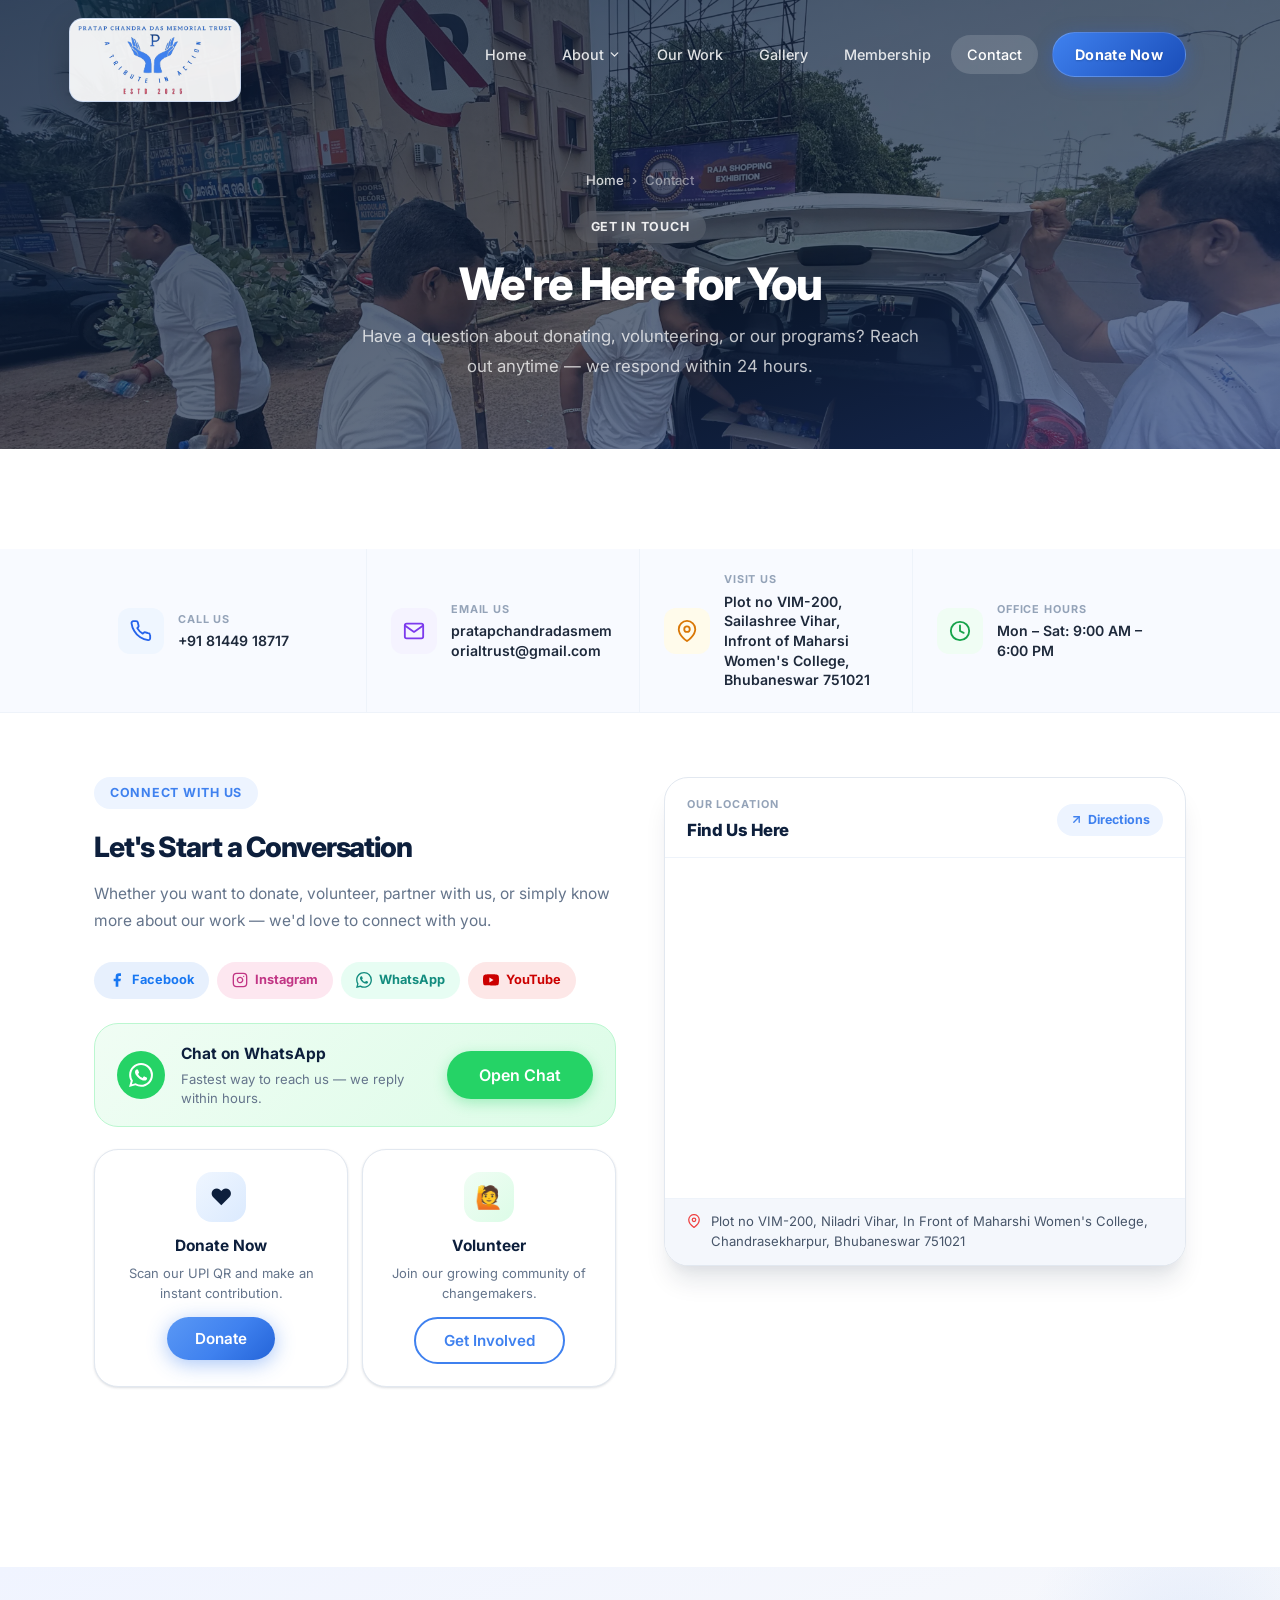
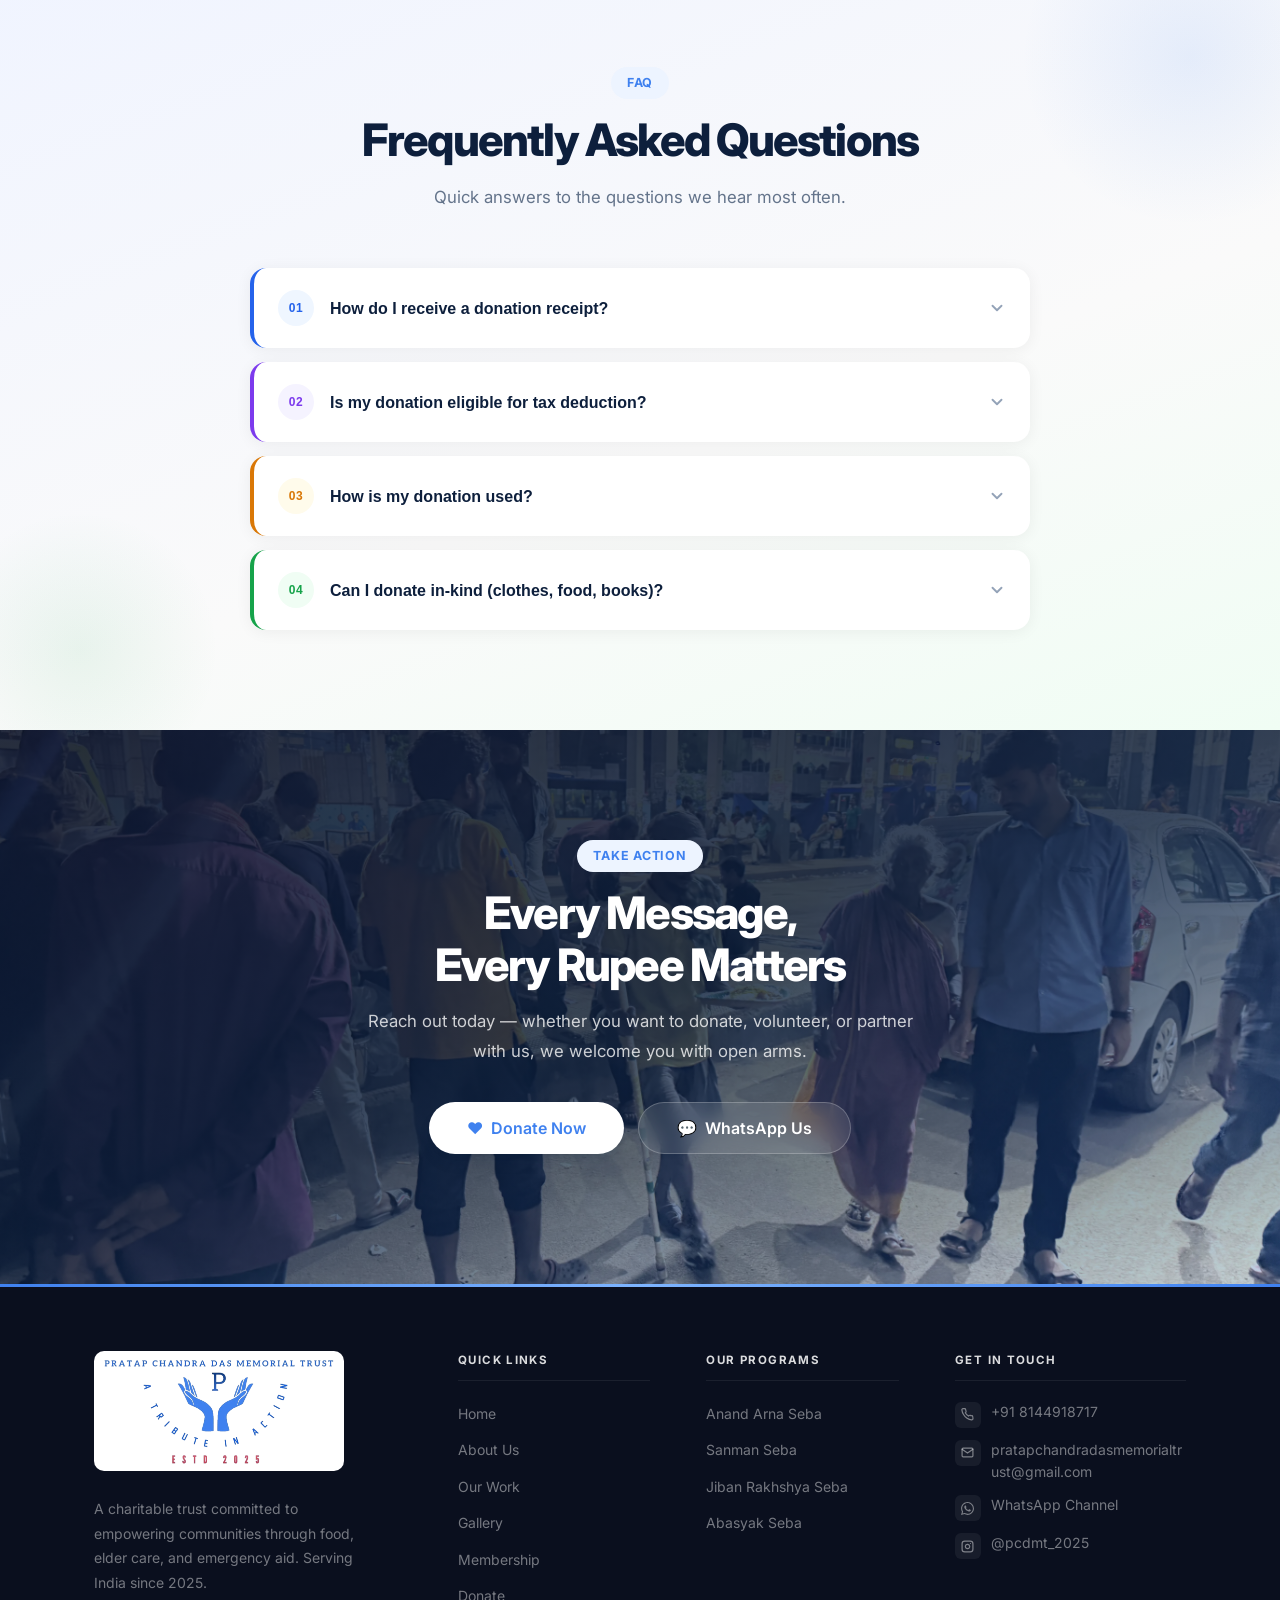
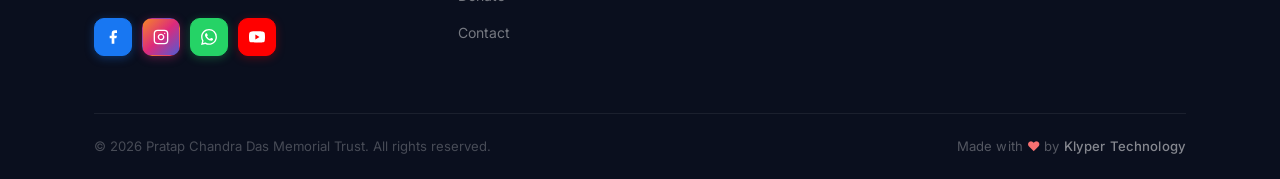
<file: contact.html>
﻿<!DOCTYPE html>
<html lang="en">
<head>
  <meta charset="UTF-8">
  <meta name="viewport" content="width=device-width, initial-scale=1.0">
  <link rel="icon" href="images/favicon.ico" type="image/x-icon">
  <meta name="description" content="Contact Pratap Chandra Das Memorial Trust — reach us by phone, email, WhatsApp, or visit our office. We'd love to hear from you.">
  <title>Contact Us — Pratap Chandra Das Memorial Trust</title>
  <link rel="preconnect" href="https://fonts.googleapis.com">
  <link rel="preconnect" href="https://fonts.gstatic.com" crossorigin>
  <link href="https://fonts.googleapis.com/css2?family=Inter:wght@300;400;500;600;700;800&family=Playfair+Display:ital,wght@0,600;0,700;1,600&display=swap" rel="stylesheet">
  <link rel="stylesheet" href="css/style.css">
</head>
<body class="has-hero-carousel">

  <!-- ===== NAVBAR ===== -->
  <nav class="navbar" id="navbar">
    <div class="nav-inner">
      <a href="index.html" class="nav-logo">
        <!-- Full logo — visible at top of hero -->
        <img src="images/pcdmt_transparent_bg_logo.png" alt="Pratap Chandra Das Memorial Trust" class="nav-logo-img nav-logo-full" />
        <!-- Small logo — fades in on scroll -->
        <img src="images/pcdmt_logo_small.png" alt="PCDMT" class="nav-logo-img nav-logo-small" />
      </a>
      <ul class="nav-links" id="navLinks">
        <li><a href="index.html">Home</a></li>
        <li class="nav-item-dropdown">
          <a href="#" role="button" aria-haspopup="true">About
            <svg class="nav-chevron" viewBox="0 0 24 24" fill="none" stroke="currentColor" stroke-width="2.5" stroke-linecap="round" stroke-linejoin="round" aria-hidden="true"><polyline points="6 9 12 15 18 9"/></svg>
          </a>
          <ul class="nav-dropdown">
            <li><a href="about-founder.html" class="nav-dropdown-link"><span class="nav-dropdown-icon" style="background:#fff7ed;">🙏</span>About Founder</a></li>
            <li><a href="about-organization.html" class="nav-dropdown-link"><span class="nav-dropdown-icon" style="background:#eff6ff;">🏛️</span>About Organization</a></li>
          </ul>
        </li>
        <li><a href="work.html">Our Work</a></li>
        <li><a href="gallery.html">Gallery</a></li>
        <li><a href="membership.html">Membership</a></li>

        <li><a href="contact.html" class="active">Contact</a></li>
        <li><a href="membership.html#donate" class="btn-nav">Donate Now</a></li>
      </ul>
      <button class="nav-toggle" id="navToggle" aria-label="Toggle navigation menu">
        <span></span>
        <span></span>
        <span></span>
      </button>
    </div>
  </nav>

  <!-- ===== PAGE HERO ===== -->
  <div class="page-hero">
    <div class="container">
      <div class="breadcrumb">
        <a href="index.html">Home</a>
        <span>›</span>
        <span>Contact</span>
      </div>
      <div class="section-tag animate-fade-up">Get in Touch</div>
      <h1 class="section-title animate-fade-up delay-1">We're Here for You</h1>
      <p class="section-subtitle animate-fade-up delay-2">Have a question about donating, volunteering, or our programs? Reach out anytime — we respond within 24 hours.</p>
    </div>
  </div>

  <!-- ===== CONTACT SECTION ===== -->
  <section class="contact-section">

    <!-- Info strip: 4 key contact items in a row -->
    <div class="contact-info-strip">
      <div class="container">
        <div class="contact-strip-grid">

          <a href="tel:+918144918717" class="cstrip-card">
            <div class="cstrip-icon" style="background:#EFF6FF; color:#2563EB;">
              <svg width="22" height="22" viewBox="0 0 24 24" fill="none" stroke="currentColor" stroke-width="2" stroke-linecap="round" stroke-linejoin="round"><path d="M22 16.92v3a2 2 0 0 1-2.18 2 19.79 19.79 0 0 1-8.63-3.07A19.5 19.5 0 0 1 4.69 12 19.79 19.79 0 0 1 1.63 3.47 2 2 0 0 1 3.6 1.27h3a2 2 0 0 1 2 1.72c.127.96.361 1.903.7 2.81a2 2 0 0 1-.45 2.11L7.91 8.91a16 16 0 0 0 6 6l.91-.91a2 2 0 0 1 2.11-.45c.907.339 1.85.573 2.81.7A2 2 0 0 1 21.73 16l.19.92z"/></svg>
            </div>
            <div>
              <div class="cstrip-label">Call Us</div>
              <div class="cstrip-value">+91 81449 18717</div>
            </div>
          </a>

          <a href="mailto:pratapchandradasmemorialtrust@gmail.com" class="cstrip-card">
            <div class="cstrip-icon" style="background:#F5F3FF; color:#7C3AED;">
              <svg width="22" height="22" viewBox="0 0 24 24" fill="none" stroke="currentColor" stroke-width="2" stroke-linecap="round" stroke-linejoin="round"><path d="M4 4h16c1.1 0 2 .9 2 2v12c0 1.1-.9 2-2 2H4c-1.1 0-2-.9-2-2V6c0-1.1.9-2 2-2z"/><polyline points="22,6 12,13 2,6"/></svg>
            </div>
            <div>
              <div class="cstrip-label">Email Us</div>
              <div class="cstrip-value">pratapchandradasmemorialtrust<wbr>@gmail.com</div>
            </div>
          </a>

          <div class="cstrip-card">
            <div class="cstrip-icon" style="background:#FFFBEB; color:#D97706;">
              <svg width="22" height="22" viewBox="0 0 24 24" fill="none" stroke="currentColor" stroke-width="2" stroke-linecap="round" stroke-linejoin="round"><path d="M21 10c0 7-9 13-9 13s-9-6-9-13a9 9 0 0 1 18 0z"/><circle cx="12" cy="10" r="3"/></svg>
            </div>
            <div>
              <div class="cstrip-label">Visit Us</div>
              <div class="cstrip-value">Plot no VIM-200, Sailashree Vihar, Infront of Maharsi Women's College,  Bhubaneswar 751021</div>
            </div> 
          </div>

          <div class="cstrip-card">
            <div class="cstrip-icon" style="background:#F0FDF4; color:#16A34A;">
              <svg width="22" height="22" viewBox="0 0 24 24" fill="none" stroke="currentColor" stroke-width="2" stroke-linecap="round" stroke-linejoin="round"><circle cx="12" cy="12" r="10"/><polyline points="12 6 12 12 16 14"/></svg>
            </div>
            <div>
              <div class="cstrip-label">Office Hours</div>
              <div class="cstrip-value">Mon – Sat: 9:00 AM – 6:00 PM</div>
            </div>
          </div>

        </div>
      </div>
    </div>

    <!-- Main body -->
    <div class="container">
      <div class="contact-layout">

        <!-- Left: Connect section -->
        <div class="contact-info-col">

          <div class="contact-reach-header reveal">
            <div class="section-tag">Connect with Us</div>
            <h2>Let's Start a Conversation</h2>
            <p>Whether you want to donate, volunteer, partner with us, or simply know more about our work — we'd love to connect with you.</p>
          </div>

          <!-- Social links row -->
          <div class="contact-social-row reveal delay-1">
            <a href="https://www.facebook.com/share17rUGxSgM1/?mibextid=wwXlfr" class="contact-social-btn csb-fb" target="_blank" rel="noopener noreferrer" aria-label="Facebook">
              <svg width="16" height="16" viewBox="0 0 24 24" fill="currentColor"><path d="M18 2h-3a5 5 0 0 0-5 5v3H7v4h3v8h4v-8h3l1-4h-4V7a1 1 0 0 1 1-1h3z"/></svg>
              Facebook
            </a>
            <a href="https://www.instagram.com/pcdmt_2025/?hl=en#" class="contact-social-btn csb-ig" target="_blank" rel="noopener noreferrer" aria-label="Instagram">
              <svg width="16" height="16" viewBox="0 0 24 24" fill="none" stroke="currentColor" stroke-width="2" stroke-linecap="round" stroke-linejoin="round"><rect x="2" y="2" width="20" height="20" rx="5" ry="5"/><path d="M16 11.37A4 4 0 1 1 12.63 8 4 4 0 0 1 16 11.37z"/><line x1="17.5" y1="6.5" x2="17.51" y2="6.5"/></svg>
              Instagram
            </a>
            <a href="https://whatsapp.com/channel/0029VbCTvtfFHWqAD6LrUH38" class="contact-social-btn csb-wa" target="_blank" rel="noopener noreferrer" aria-label="WhatsApp">
              <svg width="16" height="16" viewBox="0 0 24 24" fill="currentColor"><path d="M17.472 14.382c-.297-.149-1.758-.867-2.03-.967-.273-.099-.471-.148-.67.15-.197.297-.767.966-.94 1.164-.173.199-.347.223-.644.075-.297-.15-1.255-.463-2.39-1.475-.883-.788-1.48-1.761-1.653-2.059-.173-.297-.018-.458.13-.606.134-.133.298-.347.446-.52.149-.174.198-.298.298-.497.099-.198.05-.371-.025-.52-.075-.149-.669-1.612-.916-2.207-.242-.579-.487-.5-.669-.51-.173-.008-.371-.01-.57-.01-.198 0-.52.074-.792.372-.272.297-1.04 1.016-1.04 2.479 0 1.462 1.065 2.875 1.213 3.074.149.198 2.096 3.2 5.077 4.487.709.306 1.262.489 1.694.625.712.227 1.36.195 1.871.118.571-.085 1.758-.719 2.006-1.413.248-.694.248-1.289.173-1.413-.074-.124-.272-.198-.57-.347m-5.421 7.403h-.004a9.87 9.87 0 0 1-5.031-1.378l-.361-.214-3.741.982.998-3.648-.235-.374a9.86 9.86 0 0 1-1.51-5.26c.001-5.45 4.436-9.884 9.888-9.884 2.64 0 5.122 1.03 6.988 2.898a9.825 9.825 0 0 1 2.893 6.994c-.003 5.45-4.437 9.884-9.885 9.884m8.413-18.297A11.815 11.815 0 0 0 12.05 0C5.495 0 .16 5.335.157 11.892c0 2.096.547 4.142 1.588 5.945L.057 24l6.305-1.654a11.882 11.882 0 0 0 5.683 1.448h.005c6.554 0 11.89-5.335 11.893-11.893a11.821 11.821 0 0 0-3.48-8.413Z"/></svg>
              WhatsApp
            </a>
            <a href="https://www.youtube.com/@pcdmt" class="contact-social-btn csb-yt" target="_blank" rel="noopener noreferrer" aria-label="YouTube">
              <svg width="16" height="16" viewBox="0 0 24 24" fill="currentColor"><path d="M23.498 6.186a3.016 3.016 0 0 0-2.122-2.136C19.505 3.545 12 3.545 12 3.545s-7.505 0-9.377.505A3.017 3.017 0 0 0 .502 6.186C0 8.07 0 12 0 12s0 3.93.502 5.814a3.016 3.016 0 0 0 2.122 2.136c1.871.505 9.376.505 9.376.505s7.505 0 9.377-.505a3.015 3.015 0 0 0 2.122-2.136C24 15.93 24 12 24 12s0-3.93-.502-5.814zM9.545 15.568V8.432L15.818 12l-6.273 3.568z"/></svg>
              YouTube
            </a>
          </div>

          <!-- WhatsApp CTA bar -->
          <div class="contact-wa-cta reveal delay-2">
            <div class="contact-wa-cta-icon">
              <svg width="24" height="24" viewBox="0 0 24 24" fill="currentColor"><path d="M17.472 14.382c-.297-.149-1.758-.867-2.03-.967-.273-.099-.471-.148-.67.15-.197.297-.767.966-.94 1.164-.173.199-.347.223-.644.075-.297-.15-1.255-.463-2.39-1.475-.883-.788-1.48-1.761-1.653-2.059-.173-.297-.018-.458.13-.606.134-.133.298-.347.446-.52.149-.174.198-.298.298-.497.099-.198.05-.371-.025-.52-.075-.149-.669-1.612-.916-2.207-.242-.579-.487-.5-.669-.51-.173-.008-.371-.01-.57-.01-.198 0-.52.074-.792.372-.272.297-1.04 1.016-1.04 2.479 0 1.462 1.065 2.875 1.213 3.074.149.198 2.096 3.2 5.077 4.487.709.306 1.262.489 1.694.625.712.227 1.36.195 1.871.118.571-.085 1.758-.719 2.006-1.413.248-.694.248-1.289.173-1.413-.074-.124-.272-.198-.57-.347m-5.421 7.403h-.004a9.87 9.87 0 0 1-5.031-1.378l-.361-.214-3.741.982.998-3.648-.235-.374a9.86 9.86 0 0 1-1.51-5.26c.001-5.45 4.436-9.884 9.888-9.884 2.64 0 5.122 1.03 6.988 2.898a9.825 9.825 0 0 1 2.893 6.994c-.003 5.45-4.437 9.884-9.885 9.884m8.413-18.297A11.815 11.815 0 0 0 12.05 0C5.495 0 .16 5.335.157 11.892c0 2.096.547 4.142 1.588 5.945L.057 24l6.305-1.654a11.882 11.882 0 0 0 5.683 1.448h.005c6.554 0 11.89-5.335 11.893-11.893a11.821 11.821 0 0 0-3.48-8.413Z"/></svg>
            </div>
            <div class="contact-wa-cta-body">
              <strong>Chat on WhatsApp</strong>
              <p>Fastest way to reach us — we reply within hours.</p>
            </div>
            <a href="https://wa.me/918144918717?text=Hello%2C%20I%20would%20like%20to%20connect%20with%20Pratap%20Chandra%20Das%20Memorial%20Trust." target="_blank" rel="noopener noreferrer" class="btn btn-whatsapp">Open Chat</a>
          </div>

          <!-- Donate + Volunteer action cards -->
          <div class="contact-action-grid reveal delay-3">
            <div class="contact-action-card">
              <div class="contact-action-icon" style="background:linear-gradient(135deg,#EFF6FF,#DBEAFE);">❤️</div>
              <h4>Donate Now</h4>
              <p>Scan our UPI QR and make an instant contribution.</p>
              <a href="membership.html#donate" class="btn btn-primary btn-sm">Donate</a>
            </div>
            <div class="contact-action-card">
              <div class="contact-action-icon" style="background:linear-gradient(135deg,#F0FDF4,#DCFCE7);">🙋</div>
              <h4>Volunteer</h4>
              <p>Join our growing community of changemakers.</p>
              <a href="https://wa.me/918144918717?text=Hello%2C%20I%20am%20interested%20in%20volunteering%20with%20PCDMT." target="_blank" rel="noopener noreferrer" class="btn btn-outline btn-sm">Get Involved</a>
            </div>
          </div>

        </div>

        <!-- Right: Google Map -->
        <div class="contact-aside">
          <div class="contact-map-card reveal">
            <div class="contact-map-header">
              <div>
                <div class="cstrip-label" style="margin-bottom:3px;">Our Location</div>
                <h3 class="contact-map-title">Find Us Here</h3>
              </div>
              <a href="https://maps.google.com/?q=Plot+VIM+200+Niladri+Vihar+Chandrasekharpur+Bhubaneswar+751021" target="_blank" rel="noopener noreferrer" class="contact-map-directions">
                <svg width="13" height="13" viewBox="0 0 24 24" fill="none" stroke="currentColor" stroke-width="2.5" stroke-linecap="round" stroke-linejoin="round"><line x1="7" y1="17" x2="17" y2="7"/><polyline points="7 7 17 7 17 17"/></svg>
                Directions
              </a>
            </div>
            <div class="contact-map-frame">
              <iframe
                src="https://maps.google.com/maps?q=Plot+VIM-200+Niladri+Vihar+In+Front+Of+Maharshi+Womens+College+Chandrasekharpur+Bhubaneswar+Odisha+751021&t=&z=17&ie=UTF8&iwloc=B&output=embed"
                width="100%"
                height="340"
                style="border:0;"
                allowfullscreen=""
                loading="lazy"
                referrerpolicy="no-referrer-when-downgrade"
                title="PCDMT Office Location — Plot no VIM-200, Niladri Vihar, Chandrasekharpur, Bhubaneswar 751021"
              ></iframe>
            </div>
            <div class="contact-map-address-bar">
              <svg width="14" height="14" viewBox="0 0 24 24" fill="none" stroke="#EF4444" stroke-width="2.2" stroke-linecap="round" stroke-linejoin="round" style="flex-shrink:0;margin-top:2px;"><path d="M21 10c0 7-9 13-9 13s-9-6-9-13a9 9 0 0 1 18 0z"/><circle cx="12" cy="10" r="3"/></svg>
              <span>Plot no VIM-200, Niladri Vihar, In Front of Maharshi Women's College, Chandrasekharpur, Bhubaneswar 751021</span>
            </div>
          </div>
        </div>

      </div>
    </div>
  </section>

  <!-- ===== FAQ ===== -->
  <section class="contact-faq-section">
    <div class="container">

      <div class="contact-faq-header reveal">
        <div class="section-tag">FAQ</div>
        <h2 class="section-title">Frequently Asked Questions</h2>
        <p class="section-subtitle" style="margin: 0 auto;">Quick answers to the questions we hear most often.</p>
      </div>

      <div class="contact-faq-list">

        <div class="cfaq-item cfaq-blue reveal delay-1">
          <button class="cfaq-question" aria-expanded="false">
            <span class="cfaq-num">01</span>
            <span class="cfaq-q-text">How do I receive a donation receipt?</span>
            <svg class="cfaq-chevron" width="18" height="18" viewBox="0 0 24 24" fill="none" stroke="currentColor" stroke-width="2.5" stroke-linecap="round" stroke-linejoin="round"><polyline points="6 9 12 15 18 9"/></svg>
          </button>
          <div class="cfaq-answer">
            <p>After sharing your payment screenshot on WhatsApp, we will send an official acknowledgement letter within 24–48 hours. For 80G tax exemption certificates, please share your PAN card details along with the screenshot.</p>
          </div>
        </div>

        <div class="cfaq-item cfaq-purple reveal delay-2">
          <button class="cfaq-question" aria-expanded="false">
            <span class="cfaq-num">02</span>
            <span class="cfaq-q-text">Is my donation eligible for tax deduction?</span>
            <svg class="cfaq-chevron" width="18" height="18" viewBox="0 0 24 24" fill="none" stroke="currentColor" stroke-width="2.5" stroke-linecap="round" stroke-linejoin="round"><polyline points="6 9 12 15 18 9"/></svg>
          </button>
          <div class="cfaq-answer">
            <p>Yes. Pratap Chandra Das Memorial Trust is registered under Section 80G of the Income Tax Act. Donations are eligible for 50% tax deduction. Contact us for the certificate after your contribution.</p>
          </div>
        </div>

        <div class="cfaq-item cfaq-amber reveal delay-1">
          <button class="cfaq-question" aria-expanded="false">
            <span class="cfaq-num">03</span>
            <span class="cfaq-q-text">How is my donation used?</span>
            <svg class="cfaq-chevron" width="18" height="18" viewBox="0 0 24 24" fill="none" stroke="currentColor" stroke-width="2.5" stroke-linecap="round" stroke-linejoin="round"><polyline points="6 9 12 15 18 9"/></svg>
          </button>
          <div class="cfaq-answer">
            <p>95% of all donations go directly to program delivery. Less than 5% is used for operational and administrative costs. We publish an annual impact report with detailed fund allocation breakdowns.</p>
          </div>
        </div>

        <div class="cfaq-item cfaq-green reveal delay-2">
          <button class="cfaq-question" aria-expanded="false">
            <span class="cfaq-num">04</span>
            <span class="cfaq-q-text">Can I donate in-kind (clothes, food, books)?</span>
            <svg class="cfaq-chevron" width="18" height="18" viewBox="0 0 24 24" fill="none" stroke="currentColor" stroke-width="2.5" stroke-linecap="round" stroke-linejoin="round"><polyline points="6 9 12 15 18 9"/></svg>
          </button>
          <div class="cfaq-answer">
            <p>Absolutely! We accept in-kind donations such as textbooks, stationery, clothes, and non-perishable food. Please contact us on WhatsApp or phone to coordinate a drop-off or collection.</p>
          </div>
        </div>

      </div>
    </div>
  </section>

  <!-- ===== CTA ===== -->
  <section class="cta-section">
    <div class="cta-bg-img"></div>
    <div class="cta-overlay"></div>
    <div class="container">
      <div class="cta-inner reveal">
        <div class="section-tag">Take Action</div>
        <h2 class="section-title">Every Message,<br>Every Rupee Matters</h2>
        <p class="section-subtitle">Reach out today — whether you want to donate, volunteer, or partner with us, we welcome you with open arms.</p>
        <div class="cta-buttons">
          <a href="membership.html#donate" class="btn btn-white btn-lg">❤️&nbsp; Donate Now</a>
          <a href="https://wa.me/918144918717?text=Hello%2C%20I%20would%20like%20to%20connect%20with%20Pratap%20Chandra%20Das%20Memorial%20Trust."
             target="_blank"
             rel="noopener noreferrer"
             class="btn btn-ghost-white btn-lg">
            💬&nbsp; WhatsApp Us
          </a>
        </div>
      </div>
    </div>
  </section>

  <!-- ===== FOOTER ===== -->
  <footer class="footer">
    <!-- Top accent line -->
    <div class="footer-top-bar"></div>
    <div class="container">
      <div class="footer-grid">
        <div class="footer-brand">
          <a href="index.html" class="footer-logo-link">
            <img src="images/pcdmt_transparent_bg_logo.png" alt="Pratap Chandra Das Memorial Trust" class="footer-logo-img" />
          </a>
          <p class="footer-brand-desc">A charitable trust committed to empowering communities through food, elder care, and emergency aid. Serving India since 2025.</p>
          <div class="footer-social">
            <a href="https://www.facebook.com/share17rUGxSgM1/?mibextid=wwXlfr" class="social-link social-fb" target="_blank" rel="noopener noreferrer" aria-label="Facebook">
              <svg width="16" height="16" viewBox="0 0 24 24" fill="currentColor"><path d="M18 2h-3a5 5 0 0 0-5 5v3H7v4h3v8h4v-8h3l1-4h-4V7a1 1 0 0 1 1-1h3z"/></svg>
            </a>
            <a href="https://www.instagram.com/pcdmt_2025/?hl=en#" class="social-link social-ig" target="_blank" rel="noopener noreferrer" aria-label="Instagram @pcdmt_2025">
              <svg width="16" height="16" viewBox="0 0 24 24" fill="none" stroke="currentColor" stroke-width="2" stroke-linecap="round" stroke-linejoin="round"><rect x="2" y="2" width="20" height="20" rx="5" ry="5"/><path d="M16 11.37A4 4 0 1 1 12.63 8 4 4 0 0 1 16 11.37z"/><line x1="17.5" y1="6.5" x2="17.51" y2="6.5"/></svg>
            </a>
            <a href="https://wa.me/918144918717" class="social-link social-wa" target="_blank" rel="noopener noreferrer" aria-label="WhatsApp Channel">
              <svg width="16" height="16" viewBox="0 0 24 24" fill="currentColor"><path d="M17.472 14.382c-.297-.149-1.758-.867-2.03-.967-.273-.099-.471-.148-.67.15-.197.297-.767.966-.94 1.164-.173.199-.347.223-.644.075-.297-.15-1.255-.463-2.39-1.475-.883-.788-1.48-1.761-1.653-2.059-.173-.297-.018-.458.13-.606.134-.133.298-.347.446-.52.149-.174.198-.298.298-.497.099-.198.05-.371-.025-.52-.075-.149-.669-1.612-.916-2.207-.242-.579-.487-.5-.669-.51-.173-.008-.371-.01-.57-.01-.198 0-.52.074-.792.372-.272.297-1.04 1.016-1.04 2.479 0 1.462 1.065 2.875 1.213 3.074.149.198 2.096 3.2 5.077 4.487.709.306 1.262.489 1.694.625.712.227 1.36.195 1.871.118.571-.085 1.758-.719 2.006-1.413.248-.694.248-1.289.173-1.413-.074-.124-.272-.198-.57-.347m-5.421 7.403h-.004a9.87 9.87 0 0 1-5.031-1.378l-.361-.214-3.741.982.998-3.648-.235-.374a9.86 9.86 0 0 1-1.51-5.26c.001-5.45 4.436-9.884 9.888-9.884 2.64 0 5.122 1.03 6.988 2.898a9.825 9.825 0 0 1 2.893 6.994c-.003 5.45-4.437 9.884-9.885 9.884m8.413-18.297A11.815 11.815 0 0 0 12.05 0C5.495 0 .16 5.335.157 11.892c0 2.096.547 4.142 1.588 5.945L.057 24l6.305-1.654a11.882 11.882 0 0 0 5.683 1.448h.005c6.554 0 11.89-5.335 11.893-11.893a11.821 11.821 0 0 0-3.48-8.413Z"/></svg>
            </a>
            <a href="https://www.youtube.com/@pcdmt" class="social-link social-yt" target="_blank" rel="noopener noreferrer" aria-label="YouTube">
              <svg width="16" height="16" viewBox="0 0 24 24" fill="currentColor"><path d="M23.498 6.186a3.016 3.016 0 0 0-2.122-2.136C19.505 3.545 12 3.545 12 3.545s-7.505 0-9.377.505A3.017 3.017 0 0 0 .502 6.186C0 8.07 0 12 0 12s0 3.93.502 5.814a3.016 3.016 0 0 0 2.122 2.136c1.871.505 9.376.505 9.376.505s7.505 0 9.377-.505a3.015 3.015 0 0 0 2.122-2.136C24 15.93 24 12 24 12s0-3.93-.502-5.814zM9.545 15.568V8.432L15.818 12l-6.273 3.568z"/></svg>
            </a>
          </div>
        </div>
        <div class="footer-col">
          <h4>Quick Links</h4>
          <ul>
            <li><a href="index.html">Home</a></li>
            <li><a href="about.html">About Us</a></li>
            <li><a href="work.html">Our Work</a></li>
            <li><a href="gallery.html">Gallery</a></li>
            <li><a href="membership.html">Membership</a></li>
            <li><a href="membership.html#donate">Donate</a></li>
            <li><a href="contact.html">Contact</a></li>
          </ul>
        </div>
        <div class="footer-col">
          <h4>Our Programs</h4>
           <ul>
              <li><a href="anand-arna-seba.html">Anand Arna Seba</a></li>
              <li><a href="sanman-seba.html">Sanman Seba</a></li>
              <li><a href="jiban-rakhshya-seba.html">Jiban Rakhshya Seba</a></li>
              <li><a href="blanket-distribution.html">Abasyak Seba</a></li>
            </ul>
        </div>
        <div class="footer-col">
          <h4>Get in Touch</h4>
          <ul class="footer-contact-list">
            <li>
              <span class="footer-contact-icon"><svg width="13" height="13" viewBox="0 0 24 24" fill="none" stroke="currentColor" stroke-width="2.2" stroke-linecap="round" stroke-linejoin="round"><path d="M22 16.92v3a2 2 0 0 1-2.18 2 19.79 19.79 0 0 1-8.63-3.07A19.5 19.5 0 0 1 4.69 12 19.79 19.79 0 0 1 1.63 3.47 2 2 0 0 1 3.6 1.27h3a2 2 0 0 1 2 1.72c.127.96.361 1.903.7 2.81a2 2 0 0 1-.45 2.11L7.91 8.91a16 16 0 0 0 6 6l.91-.91a2 2 0 0 1 2.11-.45c.907.339 1.85.573 2.81.7A2 2 0 0 1 21.73 16l.19.92z"/></svg></span>
              <a href="tel:+918144918717">+91 8144918717</a>
            </li>
            <li>
              <span class="footer-contact-icon"><svg width="13" height="13" viewBox="0 0 24 24" fill="none" stroke="currentColor" stroke-width="2.2" stroke-linecap="round" stroke-linejoin="round"><path d="M4 4h16c1.1 0 2 .9 2 2v12c0 1.1-.9 2-2 2H4c-1.1 0-2-.9-2-2V6c0-1.1.9-2 2-2z"/><polyline points="22,6 12,13 2,6"/></svg></span>
              <a href="mailto:pratapchandradasmemorialtrust@gmail.com" class="footer-email-link">pratapchandradasmemorialtrust<wbr>@gmail.com</a>
            </li>
            <li>
              <span class="footer-contact-icon"><svg width="13" height="13" viewBox="0 0 24 24" fill="currentColor"><path d="M17.472 14.382c-.297-.149-1.758-.867-2.03-.967-.273-.099-.471-.148-.67.15-.197.297-.767.966-.94 1.164-.173.199-.347.223-.644.075-.297-.15-1.255-.463-2.39-1.475-.883-.788-1.48-1.761-1.653-2.059-.173-.297-.018-.458.13-.606.134-.133.298-.347.446-.52.149-.174.198-.298.298-.497.099-.198.05-.371-.025-.52-.075-.149-.669-1.612-.916-2.207-.242-.579-.487-.5-.669-.51-.173-.008-.371-.01-.57-.01-.198 0-.52.074-.792.372-.272.297-1.04 1.016-1.04 2.479 0 1.462 1.065 2.875 1.213 3.074.149.198 2.096 3.2 5.077 4.487.709.306 1.262.489 1.694.625.712.227 1.36.195 1.871.118.571-.085 1.758-.719 2.006-1.413.248-.694.248-1.289.173-1.413-.074-.124-.272-.198-.57-.347m-5.421 7.403h-.004a9.87 9.87 0 0 1-5.031-1.378l-.361-.214-3.741.982.998-3.648-.235-.374a9.86 9.86 0 0 1-1.51-5.26c.001-5.45 4.436-9.884 9.888-9.884 2.64 0 5.122 1.03 6.988 2.898a9.825 9.825 0 0 1 2.893 6.994c-.003 5.45-4.437 9.884-9.885 9.884m8.413-18.297A11.815 11.815 0 0 0 12.05 0C5.495 0 .16 5.335.157 11.892c0 2.096.547 4.142 1.588 5.945L.057 24l6.305-1.654a11.882 11.882 0 0 0 5.683 1.448h.005c6.554 0 11.89-5.335 11.893-11.893a11.821 11.821 0 0 0-3.48-8.413Z"/></svg></span>
              <a href="https://whatsapp.com/channel/0029VbCTvtfFHWqAD6LrUH38" target="_blank" rel="noopener noreferrer">WhatsApp Channel</a>
            </li>
            <li>
              <span class="footer-contact-icon"><svg width="13" height="13" viewBox="0 0 24 24" fill="none" stroke="currentColor" stroke-width="2.2" stroke-linecap="round" stroke-linejoin="round"><rect x="2" y="2" width="20" height="20" rx="5" ry="5"/><path d="M16 11.37A4 4 0 1 1 12.63 8 4 4 0 0 1 16 11.37z"/><line x1="17.5" y1="6.5" x2="17.51" y2="6.5"/></svg></span>
              <a href="https://www.instagram.com/pcdmt_2025/?hl=en#" target="_blank" rel="noopener noreferrer">@pcdmt_2025</a>
            </li>
          </ul>
        </div>
      </div>
      
       <!-- Footer bottom bar -->
        <div class="footer-bottom">
          <p>&copy; 2026 Pratap Chandra Das Memorial Trust. All rights reserved.</p>
          <div class="footer-credit">
            Made with <span class="footer-heart">&hearts;</span> by <a href="https://klypertechnology.com" target="_blank" rel="noopener">Klyper Technology</a>
          </div>
        </div>
    </div>
  </footer>
  <script src="js/main.js" defer></script>
  <script>
    document.querySelectorAll('.cfaq-question').forEach(btn => {
      btn.addEventListener('click', () => {
        const item = btn.closest('.cfaq-item');
        const isOpen = item.classList.contains('cfaq-open');
        // Close all
        document.querySelectorAll('.cfaq-item.cfaq-open').forEach(el => {
          el.classList.remove('cfaq-open');
          el.querySelector('.cfaq-question').setAttribute('aria-expanded', 'false');
        });
        // Open clicked if it was closed
        if (!isOpen) {
          item.classList.add('cfaq-open');
          btn.setAttribute('aria-expanded', 'true');
        }
      });
    });
  </script>

</body>
</html>
</file>
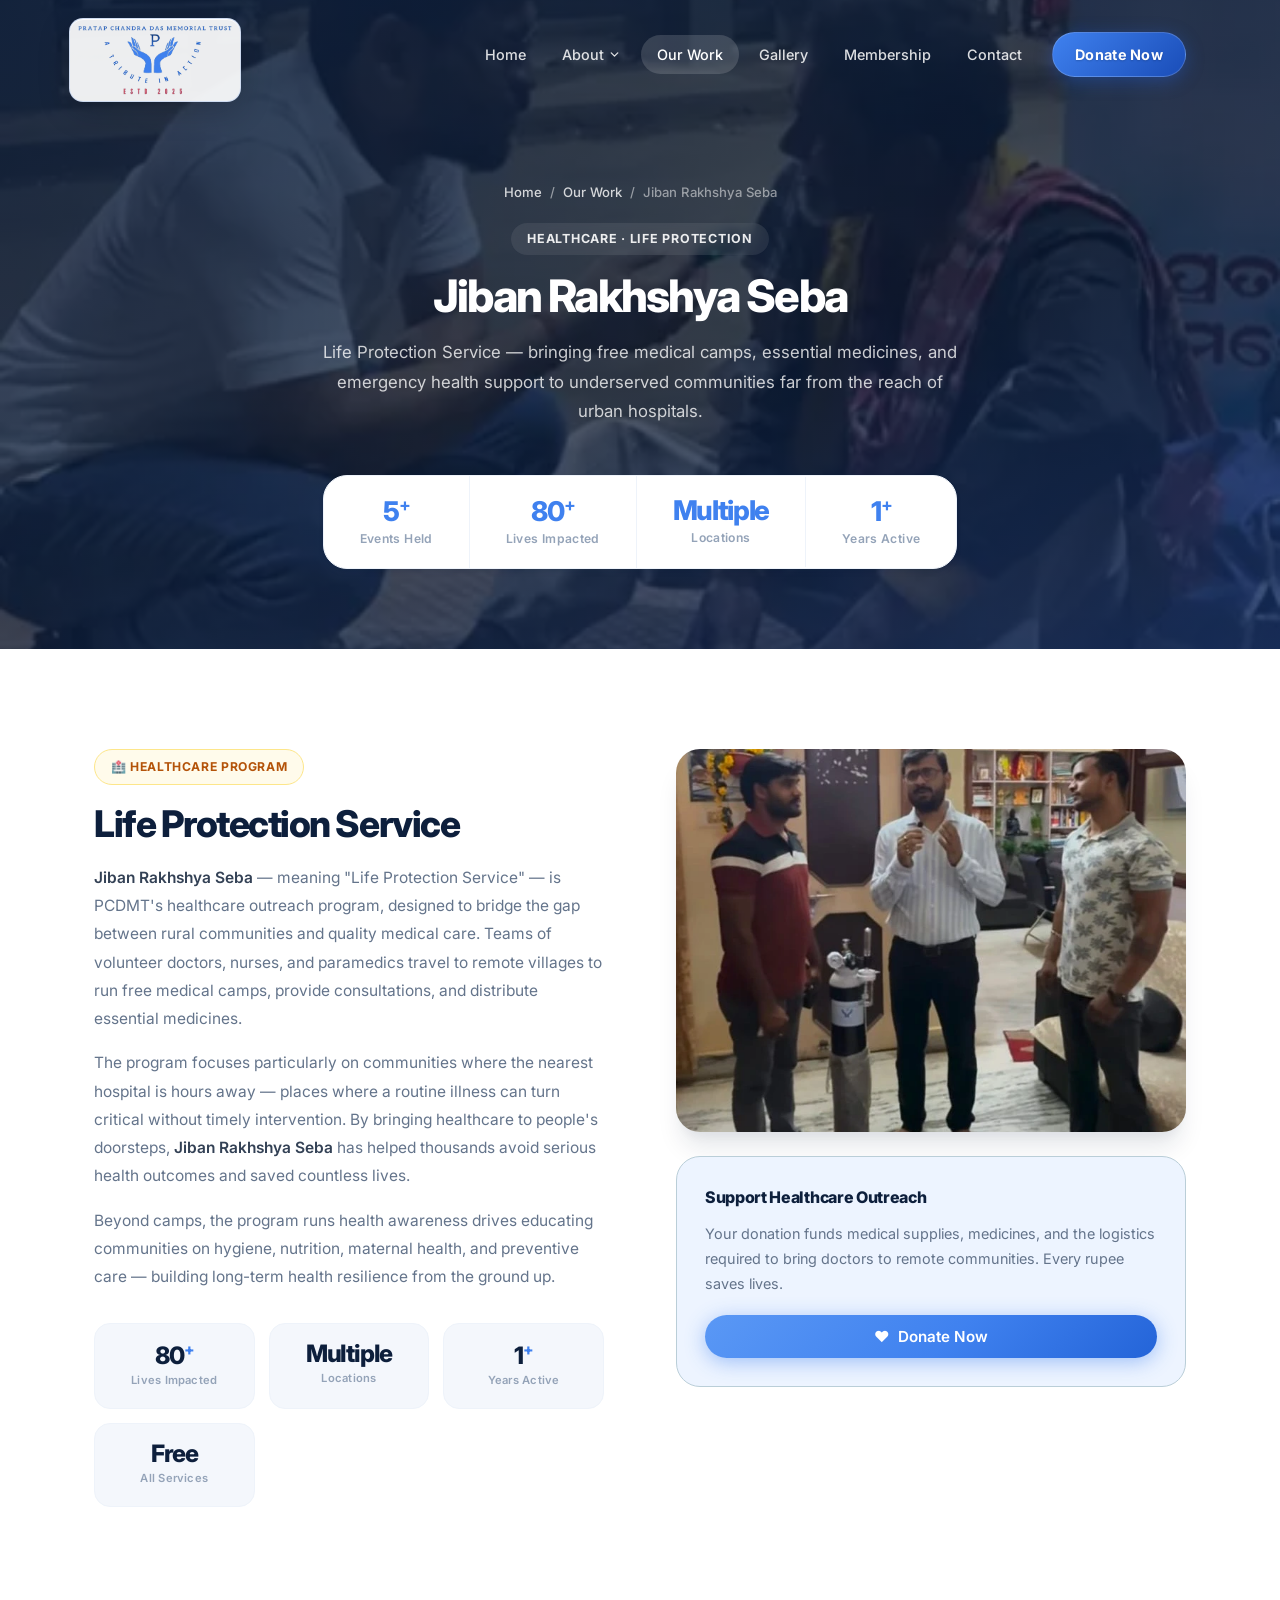
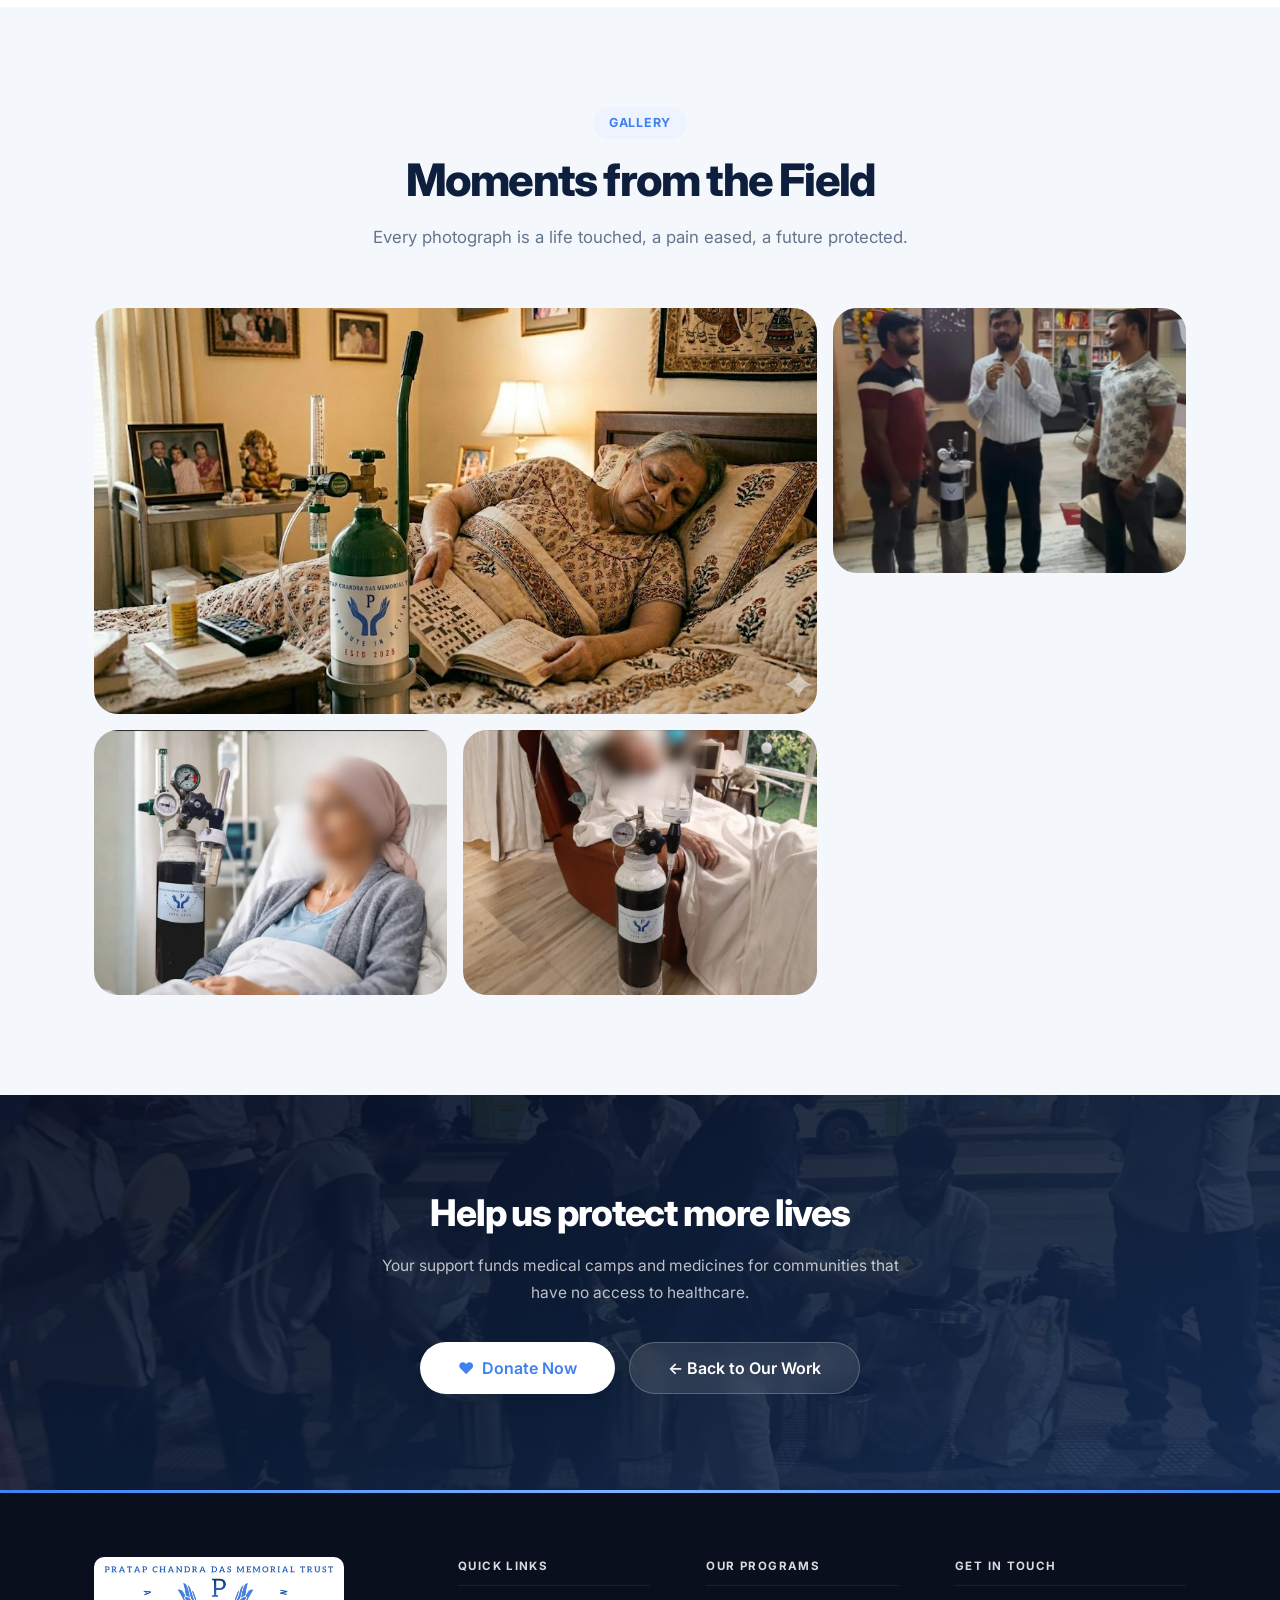
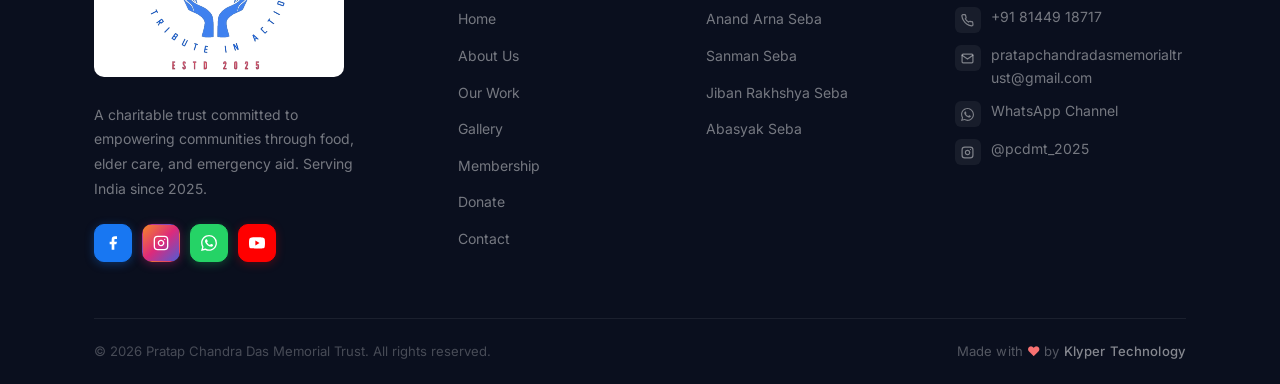
<file: jiban-rakhshya-seba.html>
﻿<!doctype html>
<html lang="en">
  <head>
    <meta charset="UTF-8" />
    <meta name="viewport" content="width=device-width, initial-scale=1.0" />
    <link rel="icon" href="images/favicon.ico" type="image/x-icon" />
    <meta
      name="description"
      content="Jiban Rakhshya Seba — PCDMT's life-saving healthcare program running free medical camps and distributing medicines in underserved communities."
    />
    <meta property="og:title" content="Jiban Rakhshya Seba — Pratap Chandra Das Memorial Trust" />
    <title>Jiban Rakhshya Seba — Pratap Chandra Das Memorial Trust</title>
    <link rel="preconnect" href="https://fonts.googleapis.com" />
    <link rel="preconnect" href="https://fonts.gstatic.com" crossorigin />
    <link
      href="https://fonts.googleapis.com/css2?family=Inter:wght@300;400;500;600;700;800&family=Playfair+Display:ital,wght@0,600;0,700;1,600&display=swap"
      rel="stylesheet"
    />
    <link rel="stylesheet" href="css/style.css" />
  </head>
  <body class="has-hero-carousel">

    <!-- ===== NAVBAR ===== -->
    <nav class="navbar" id="navbar">
      <div class="nav-inner">
        <a href="index.html" class="nav-logo">
          <img src="images/pcdmt_transparent_bg_logo.png" alt="Pratap Chandra Das Memorial Trust" class="nav-logo-img nav-logo-full" />
          <img src="images/pcdmt_logo_small.png" alt="PCDMT" class="nav-logo-img nav-logo-small" />
        </a>
        <ul class="nav-links" id="navLinks">
          <li><a href="index.html">Home</a></li>
          <li class="nav-item-dropdown">
            <a href="#" role="button" aria-haspopup="true">About
              <svg class="nav-chevron" viewBox="0 0 24 24" fill="none" stroke="currentColor" stroke-width="2.5" stroke-linecap="round" stroke-linejoin="round" aria-hidden="true"><polyline points="6 9 12 15 18 9"/></svg>
            </a>
            <ul class="nav-dropdown">
              <li><a href="about-founder.html" class="nav-dropdown-link"><span class="nav-dropdown-icon" style="background:#fff7ed;">🙏</span>About Founder</a></li>
              <li><a href="about-organization.html" class="nav-dropdown-link"><span class="nav-dropdown-icon" style="background:#eff6ff;">🏛️</span>About Organization</a></li>
            </ul>
          </li>
          <li><a href="work.html" class="active">Our Work</a></li>
          <li><a href="gallery.html">Gallery</a></li>
          <li><a href="membership.html">Membership</a></li>
          <li><a href="contact.html">Contact</a></li>
          <li><a href="membership.html#donate" class="btn-nav">Donate Now</a></li>
        </ul>
        <button class="nav-toggle" id="navToggle" aria-label="Toggle navigation menu">
          <span></span>
          <span></span>
          <span></span>
        </button>
      </div>
    </nav>

    <!-- ===== PAGE HERO ===== -->
    <section class="prog-detail-hero" style="background-image: url('images/work_images/jiban_rakhshya_seba.webp');">
      <div class="container">
        <nav class="breadcrumb" aria-label="Breadcrumb">
          <a href="index.html">Home</a>
          <span>/</span>
          <a href="work.html">Our Work</a>
          <span>/</span>
          <span>Jiban Rakhshya Seba</span>
        </nav>
        <div class="section-tag">Healthcare · Life Protection</div>
        <h1 class="section-title">Jiban Rakhshya Seba</h1>
        <p class="section-subtitle">
          Life Protection Service — bringing free medical camps, essential medicines,
          and emergency health support to underserved communities far from the
          reach of urban hospitals.
        </p>
        <div class="prog-hero-stats">
          <div class="prog-hero-stat">
            <span class="prog-hs-num">5<sup>+</sup></span>
            <span class="prog-hs-label">Events Held</span>
          </div>
          <div class="prog-hero-stat">
            <span class="prog-hs-num">80<sup>+</sup></span>
            <span class="prog-hs-label">Lives Impacted</span>
          </div>
          <div class="prog-hero-stat">
            <span class="prog-hs-num">Multiple</span>
            <span class="prog-hs-label">Locations</span>
          </div>
          <div class="prog-hero-stat">
            <span class="prog-hs-num">1<sup>+</sup></span>
            <span class="prog-hs-label">Years Active</span>
          </div>
        </div>
      </div>
    </section>

    <!-- ===== PROGRAM DETAILS ===== -->
    <section class="prog-detail-body">
      <div class="container">
        <div class="prog-detail-grid">
          <div class="prog-detail-content">
            <div class="prog-about-tag">🏥 Healthcare Program</div>
            <h2 class="prog-detail-title">Life Protection Service</h2>
            <p class="prog-detail-text">
              <em>Jiban Rakhshya Seba</em> — meaning "Life Protection Service" — is PCDMT's
              healthcare outreach program, designed to bridge the gap between rural communities
              and quality medical care. Teams of volunteer doctors, nurses, and paramedics travel
              to remote villages to run free medical camps, provide consultations, and distribute
              essential medicines.
            </p>
            <p class="prog-detail-text">
              The program focuses particularly on communities where the nearest hospital is hours
              away — places where a routine illness can turn critical without timely intervention.
              By bringing healthcare to people's doorsteps, <em>Jiban Rakhshya Seba</em> has
              helped thousands avoid serious health outcomes and saved countless lives.
            </p>
            <p class="prog-detail-text">
              Beyond camps, the program runs health awareness drives educating communities on
              hygiene, nutrition, maternal health, and preventive care — building long-term
              health resilience from the ground up.
            </p>
            <div class="prog-impacts">
              <div class="prog-impact-chip">
                <span class="pic-num">80<sup>+</sup></span>
                <span class="pic-label">Lives Impacted</span>
                </span>
              </div>
              <div class="prog-impact-chip">
                <span class="pic-num">Multiple</span>
                <span class="pic-label">Locations</span>
              </div>
              <div class="prog-impact-chip">
                <span class="pic-num">1<sup>+</sup></span>
                <span class="pic-label">Years Active</span>
              </div>
              <div class="prog-impact-chip">
                <span class="pic-num">Free</span>
                <span class="pic-label">All Services</span>
              </div>
            </div>
          </div>

          <div class="prog-detail-side">
            <img
              src="images/work_images/jiban_rakhsya_seba/jiban_rakhsya_seba_1.webp"
              alt="Medical camp in progress"
              style="width:100%;border-radius:var(--radius-xl);box-shadow:var(--shadow-xl);object-fit:cover;aspect-ratio:4/3;"
              loading="lazy"
            />
            <div style="background:var(--primary-light);border:1px solid var(--primary-border);border-radius:var(--radius-xl);padding:28px;margin-top:24px;">
              <h4 style="font-size:1rem;font-weight:800;color:var(--gray-900);margin-bottom:12px;letter-spacing:-0.02em;">Support Healthcare Outreach</h4>
              <p style="font-size:0.9rem;color:var(--gray-500);line-height:1.72;margin-bottom:18px;">
                Your donation funds medical supplies, medicines, and the logistics required to
                bring doctors to remote communities. Every rupee saves lives.
              </p>
              <a href="membership.html#donate" class="btn btn-primary" style="width:100%;justify-content:center;">❤️&nbsp; Donate Now</a>
            </div>
          </div>
        </div>
      </div>
    </section>

    <!-- ===== PHOTO GALLERY ===== -->
    <section class="prog-gallery-section">
      <div class="container">
        <div class="text-center reveal">
          <div class="section-tag">Gallery</div>
          <h2 class="section-title">Moments from the Field</h2>
          <p class="section-subtitle">
            Every photograph is a life touched, a pain eased, a future protected.
          </p>
        </div>
        <div class="prog-gallery-grid">
          <div class="pg-item reveal">
            <img src="images/work_images/jiban_rakhsya_seba/jiban_rakhsya_seba_cover_img.webp" alt="Jiban Rakhshya Seba medical camp" loading="lazy" />
          </div>
          <div class="pg-item reveal delay-1">
            <img src="images/work_images/jiban_rakhsya_seba/jiban_rakhsya_seba_1.webp" alt="Healthcare distribution" loading="lazy" />
          </div>
          <div class="pg-item reveal delay-1">
            <img src="images/work_images/jiban_rakhsya_seba/jiban_rakhsya_seba2.webp" alt="Healthcare distribution" loading="lazy" />
          </div>
          <div class="pg-item reveal delay-1">
            <img src="images/work_images/jiban_rakhsya_seba/jiban_rakhsya_seba3.webp" alt="Healthcare distribution" loading="lazy" />
          </div>
        </div>
      </div>
    </section>

    <!-- ===== CTA SECTION ===== -->
    <section class="prog-cta-section">
      <div class="container">
        <h2 class="prog-cta-title">Help us protect more lives</h2>
        <p class="prog-cta-subtitle">Your support funds medical camps and medicines for communities that have no access to healthcare.</p>
        <div class="prog-cta-btns">
          <a href="membership.html#donate" class="btn btn-white btn-lg">❤️&nbsp; Donate Now</a>
          <a href="work.html" class="btn btn-ghost-white btn-lg">← Back to Our Work</a>
        </div>
      </div>
    </section>

    <!-- ===== FOOTER ===== -->
    <footer class="footer">
      <!-- Top accent line -->
      <div class="footer-top-bar"></div>
      <div class="container">
        <div class="footer-grid">
          <div class="footer-brand">
            <a href="index.html" class="footer-logo-link">
              <img src="images/pcdmt_transparent_bg_logo.png" alt="Pratap Chandra Das Memorial Trust" class="footer-logo-img" />
            </a>
            <p class="footer-brand-desc">A charitable trust committed to empowering communities through food, elder care, and emergency aid. Serving India since 2025.</p>
            <div class="footer-social">
              <a href="https://www.facebook.com/share17rUGxSgM1/?mibextid=wwXlfr" class="social-link social-fb" target="_blank" rel="noopener noreferrer" aria-label="Facebook">
                <svg width="16" height="16" viewBox="0 0 24 24" fill="currentColor"><path d="M18 2h-3a5 5 0 0 0-5 5v3H7v4h3v8h4v-8h3l1-4h-4V7a1 1 0 0 1 1-1h3z"/></svg>
              </a>
              <a href="https://www.instagram.com/pcdmt_2025/?hl=en#" class="social-link social-ig" target="_blank" rel="noopener noreferrer" aria-label="Instagram @pcdmt_2025">
                <svg width="16" height="16" viewBox="0 0 24 24" fill="none" stroke="currentColor" stroke-width="2" stroke-linecap="round" stroke-linejoin="round"><rect x="2" y="2" width="20" height="20" rx="5" ry="5"/><path d="M16 11.37A4 4 0 1 1 12.63 8 4 4 0 0 1 16 11.37z"/><line x1="17.5" y1="6.5" x2="17.51" y2="6.5"/></svg>
              </a>
              <a href="https://whatsapp.com/channel/0029VbCTvtfFHWqAD6LrUH38" class="social-link social-wa" target="_blank" rel="noopener noreferrer" aria-label="WhatsApp Channel">
                <svg width="16" height="16" viewBox="0 0 24 24" fill="currentColor"><path d="M17.472 14.382c-.297-.149-1.758-.867-2.03-.967-.273-.099-.471-.148-.67.15-.197.297-.767.966-.94 1.164-.173.199-.347.223-.644.075-.297-.15-1.255-.463-2.39-1.475-.883-.788-1.48-1.761-1.653-2.059-.173-.297-.018-.458.13-.606.134-.133.298-.347.446-.52.149-.174.198-.298.298-.497.099-.198.05-.371-.025-.52-.075-.149-.669-1.612-.916-2.207-.242-.579-.487-.5-.669-.51-.173-.008-.371-.01-.57-.01-.198 0-.52.074-.792.372-.272.297-1.04 1.016-1.04 2.479 0 1.462 1.065 2.875 1.213 3.074.149.198 2.096 3.2 5.077 4.487.709.306 1.262.489 1.694.625.712.227 1.36.195 1.871.118.571-.085 1.758-.719 2.006-1.413.248-.694.248-1.289.173-1.413-.074-.124-.272-.198-.57-.347m-5.421 7.403h-.004a9.87 9.87 0 0 1-5.031-1.378l-.361-.214-3.741.982.998-3.648-.235-.374a9.86 9.86 0 0 1-1.51-5.26c.001-5.45 4.436-9.884 9.888-9.884 2.64 0 5.122 1.03 6.988 2.898a9.825 9.825 0 0 1 2.893 6.994c-.003 5.45-4.437 9.884-9.885 9.884m8.413-18.297A11.815 11.815 0 0 0 12.05 0C5.495 0 .16 5.335.157 11.892c0 2.096.547 4.142 1.588 5.945L.057 24l6.305-1.654a11.882 11.882 0 0 0 5.683 1.448h.005c6.554 0 11.89-5.335 11.893-11.893a11.821 11.821 0 0 0-3.48-8.413Z"/></svg>
              </a>
              <a href="https://www.youtube.com/@pcdmt" class="social-link social-yt" target="_blank" rel="noopener noreferrer" aria-label="YouTube">
                <svg width="16" height="16" viewBox="0 0 24 24" fill="currentColor"><path d="M23.498 6.186a3.016 3.016 0 0 0-2.122-2.136C19.505 3.545 12 3.545 12 3.545s-7.505 0-9.377.505A3.017 3.017 0 0 0 .502 6.186C0 8.07 0 12 0 12s0 3.93.502 5.814a3.016 3.016 0 0 0 2.122 2.136c1.871.505 9.376.505 9.376.505s7.505 0 9.377-.505a3.015 3.015 0 0 0 2.122-2.136C24 15.93 24 12 24 12s0-3.93-.502-5.814zM9.545 15.568V8.432L15.818 12l-6.273 3.568z"/></svg>
              </a>
            </div>
          </div>
          <div class="footer-col">
            <h4>Quick Links</h4>
            <ul>
              <li><a href="index.html">Home</a></li>
              <li><a href="about.html">About Us</a></li>
              <li><a href="work.html">Our Work</a></li>
              <li><a href="gallery.html">Gallery</a></li>
              <li><a href="membership.html">Membership</a></li>
              <li><a href="membership.html#donate">Donate</a></li>
              <li><a href="contact.html">Contact</a></li>
            </ul>
          </div>
          <div class="footer-col">
            <h4>Our Programs</h4>
             <ul>
              <li><a href="anand-arna-seba.html">Anand Arna Seba</a></li>
              <li><a href="sanman-seba.html">Sanman Seba</a></li>
              <li><a href="jiban-rakhshya-seba.html">Jiban Rakhshya Seba</a></li>
              <li><a href="blanket-distribution.html">Abasyak Seba</a></li>
            </ul>
          </div>
          <div class="footer-col">
            <h4>Get in Touch</h4>
            <ul class="footer-contact-list">
              <li>
                <span class="footer-contact-icon"><svg width="13" height="13" viewBox="0 0 24 24" fill="none" stroke="currentColor" stroke-width="2.2" stroke-linecap="round" stroke-linejoin="round"><path d="M22 16.92v3a2 2 0 0 1-2.18 2 19.79 19.79 0 0 1-8.63-3.07A19.5 19.5 0 0 1 4.69 12 19.79 19.79 0 0 1 1.63 3.47 2 2 0 0 1 3.6 1.27h3a2 2 0 0 1 2 1.72c.127.96.361 1.903.7 2.81a2 2 0 0 1-.45 2.11L7.91 8.91a16 16 0 0 0 6 6l.91-.91a2 2 0 0 1 2.11-.45c.907.339 1.85.573 2.81.7A2 2 0 0 1 21.73 16l.19.92z"/></svg></span>
                <a href="tel:+918144918717">+91 81449 18717</a>
              </li>
              <li>
                <span class="footer-contact-icon"><svg width="13" height="13" viewBox="0 0 24 24" fill="none" stroke="currentColor" stroke-width="2.2" stroke-linecap="round" stroke-linejoin="round"><path d="M4 4h16c1.1 0 2 .9 2 2v12c0 1.1-.9 2-2 2H4c-1.1 0-2-.9-2-2V6c0-1.1.9-2 2-2z"/><polyline points="22,6 12,13 2,6"/></svg></span>
                <a href="mailto:pratapchandradasmemorialtrust@gmail.com" class="footer-email-link">pratapchandradasmemorialtrust<wbr>@gmail.com</a>
              </li>
              <li>
                <span class="footer-contact-icon"><svg width="13" height="13" viewBox="0 0 24 24" fill="currentColor"><path d="M17.472 14.382c-.297-.149-1.758-.867-2.03-.967-.273-.099-.471-.148-.67.15-.197.297-.767.966-.94 1.164-.173.199-.347.223-.644.075-.297-.15-1.255-.463-2.39-1.475-.883-.788-1.48-1.761-1.653-2.059-.173-.297-.018-.458.13-.606.134-.133.298-.347.446-.52.149-.174.198-.298.298-.497.099-.198.05-.371-.025-.52-.075-.149-.669-1.612-.916-2.207-.242-.579-.487-.5-.669-.51-.173-.008-.371-.01-.57-.01-.198 0-.52.074-.792.372-.272.297-1.04 1.016-1.04 2.479 0 1.462 1.065 2.875 1.213 3.074.149.198 2.096 3.2 5.077 4.487.709.306 1.262.489 1.694.625.712.227 1.36.195 1.871.118.571-.085 1.758-.719 2.006-1.413.248-.694.248-1.289.173-1.413-.074-.124-.272-.198-.57-.347m-5.421 7.403h-.004a9.87 9.87 0 0 1-5.031-1.378l-.361-.214-3.741.982.998-3.648-.235-.374a9.86 9.86 0 0 1-1.51-5.26c.001-5.45 4.436-9.884 9.888-9.884 2.64 0 5.122 1.03 6.988 2.898a9.825 9.825 0 0 1 2.893 6.994c-.003 5.45-4.437 9.884-9.885 9.884m8.413-18.297A11.815 11.815 0 0 0 12.05 0C5.495 0 .16 5.335.157 11.892c0 2.096.547 4.142 1.588 5.945L.057 24l6.305-1.654a11.882 11.882 0 0 0 5.683 1.448h.005c6.554 0 11.89-5.335 11.893-11.893a11.821 11.821 0 0 0-3.48-8.413Z"/></svg></span>
                <a href="https://whatsapp.com/channel/0029VbCTvtfFHWqAD6LrUH38" target="_blank" rel="noopener noreferrer">WhatsApp Channel</a>
              </li>
              <li>
                <span class="footer-contact-icon"><svg width="13" height="13" viewBox="0 0 24 24" fill="none" stroke="currentColor" stroke-width="2.2" stroke-linecap="round" stroke-linejoin="round"><rect x="2" y="2" width="20" height="20" rx="5" ry="5"/><path d="M16 11.37A4 4 0 1 1 12.63 8 4 4 0 0 1 16 11.37z"/><line x1="17.5" y1="6.5" x2="17.51" y2="6.5"/></svg></span>
                <a href="https://www.instagram.com/pcdmt_2025/?hl=en#" target="_blank" rel="noopener noreferrer">@pcdmt_2025</a>
              </li>
            </ul>
          </div>
        </div>

        <!-- Footer bottom bar -->
        <div class="footer-bottom">
          <p>&copy; 2026 Pratap Chandra Das Memorial Trust. All rights reserved.</p>
          <div class="footer-credit">
            Made with <span class="footer-heart">&hearts;</span> by <a href="https://klypertechnology.com" target="_blank" rel="noopener">Klyper Technology</a>
          </div>
        </div>
      </div>
    </footer>

    <script src="js/main.js" defer></script>
  </body>
</html>
</file>
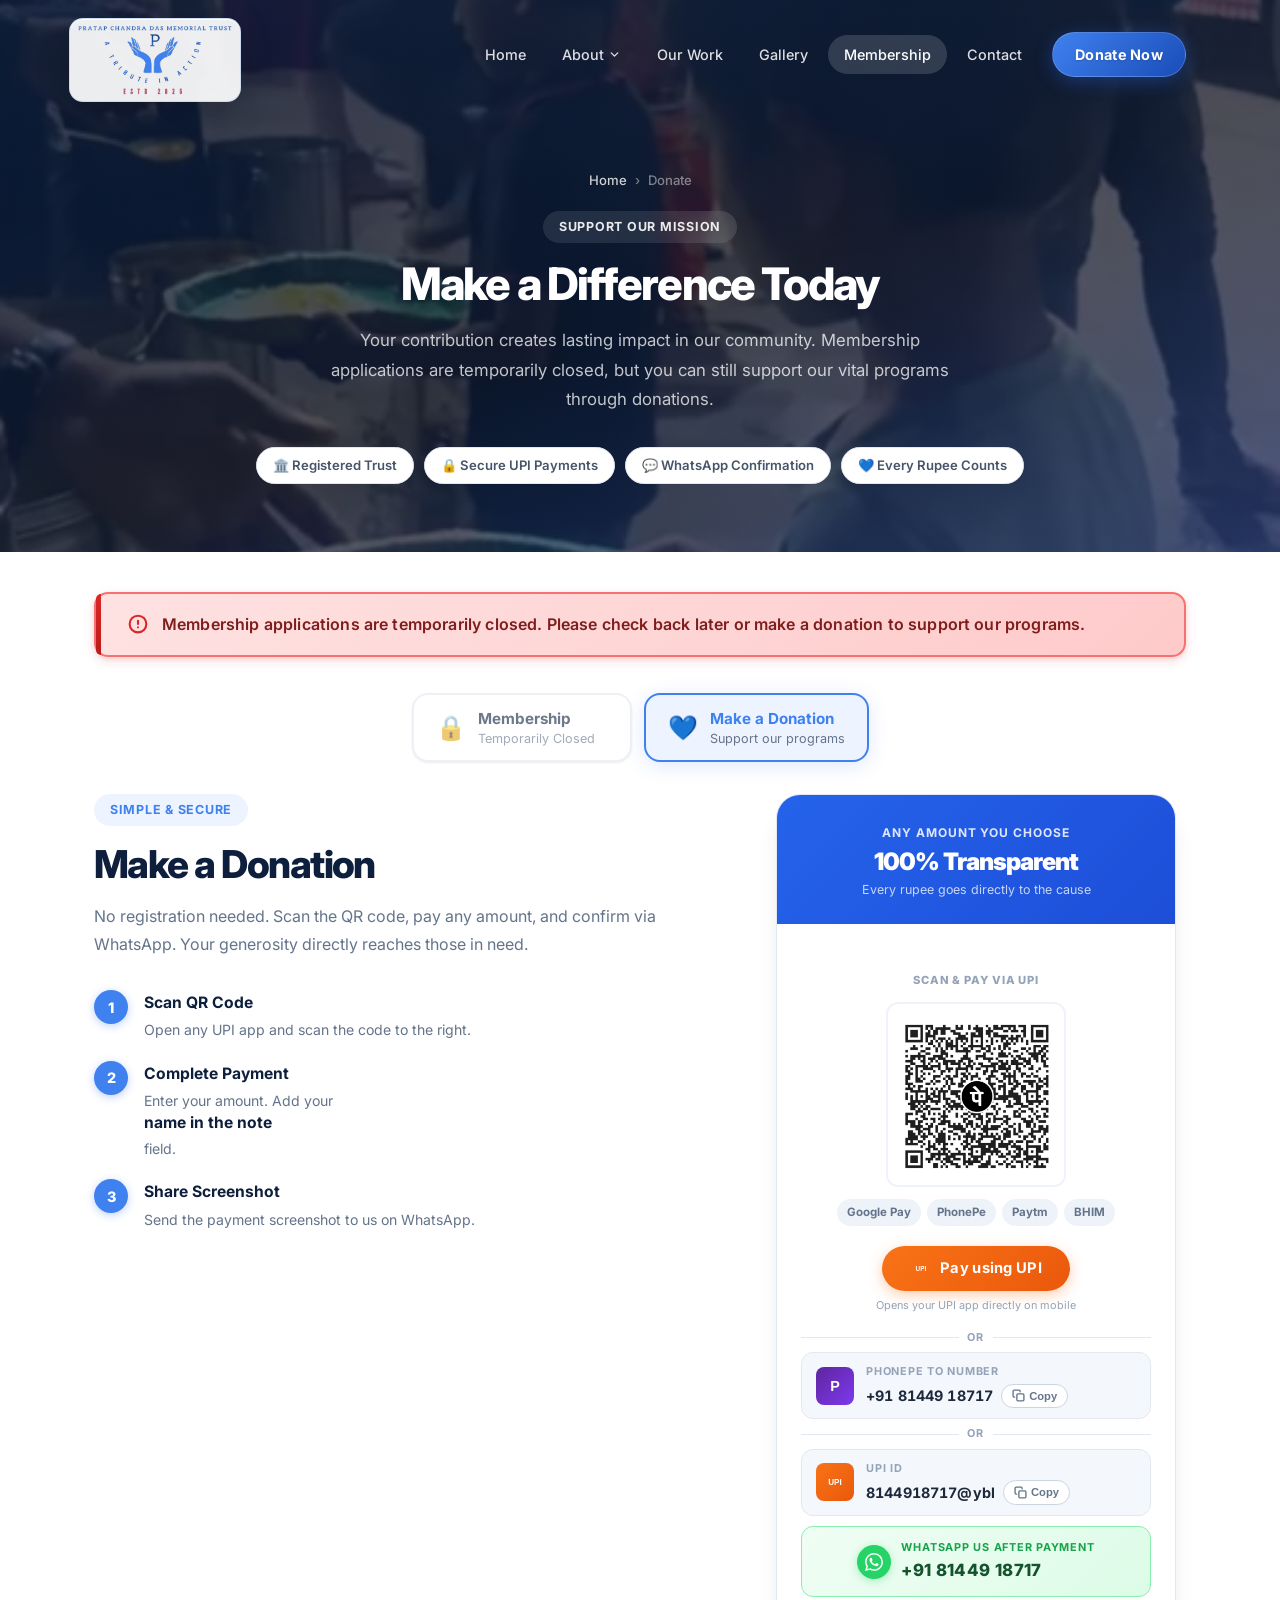
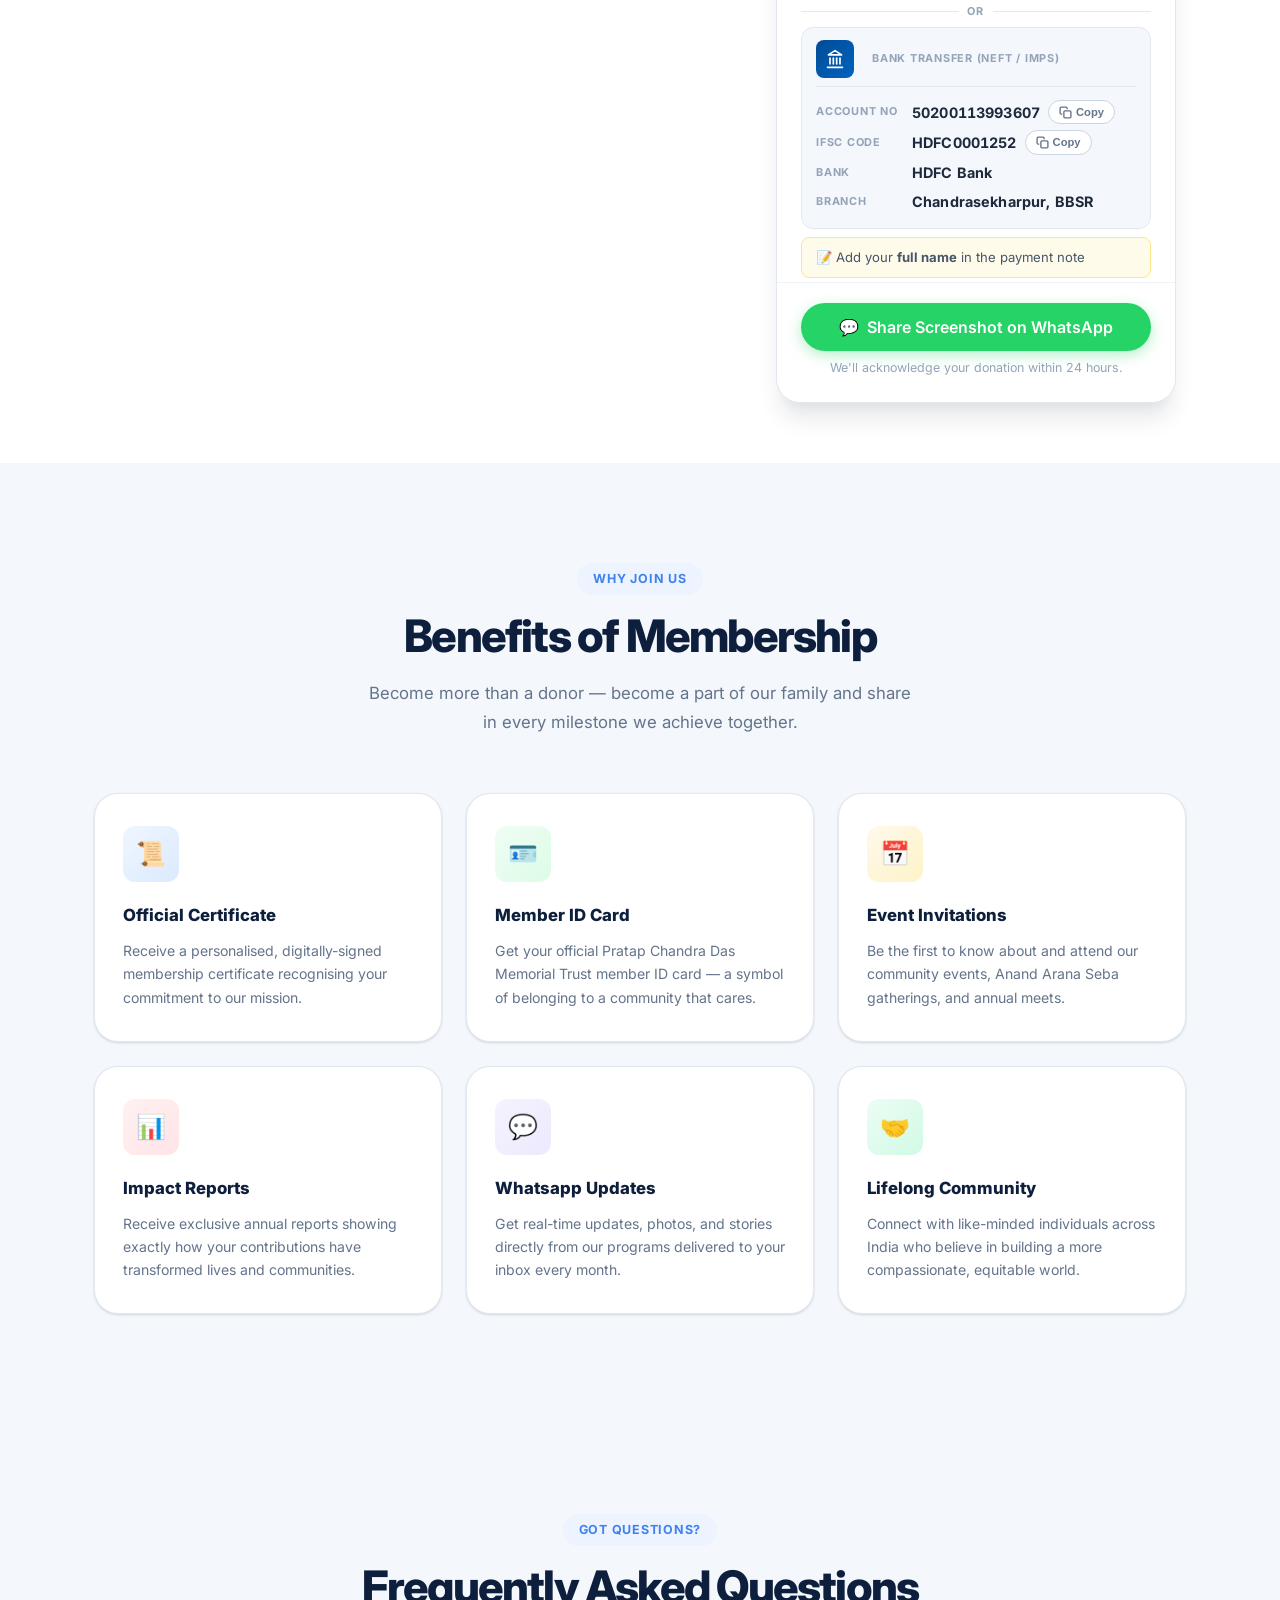
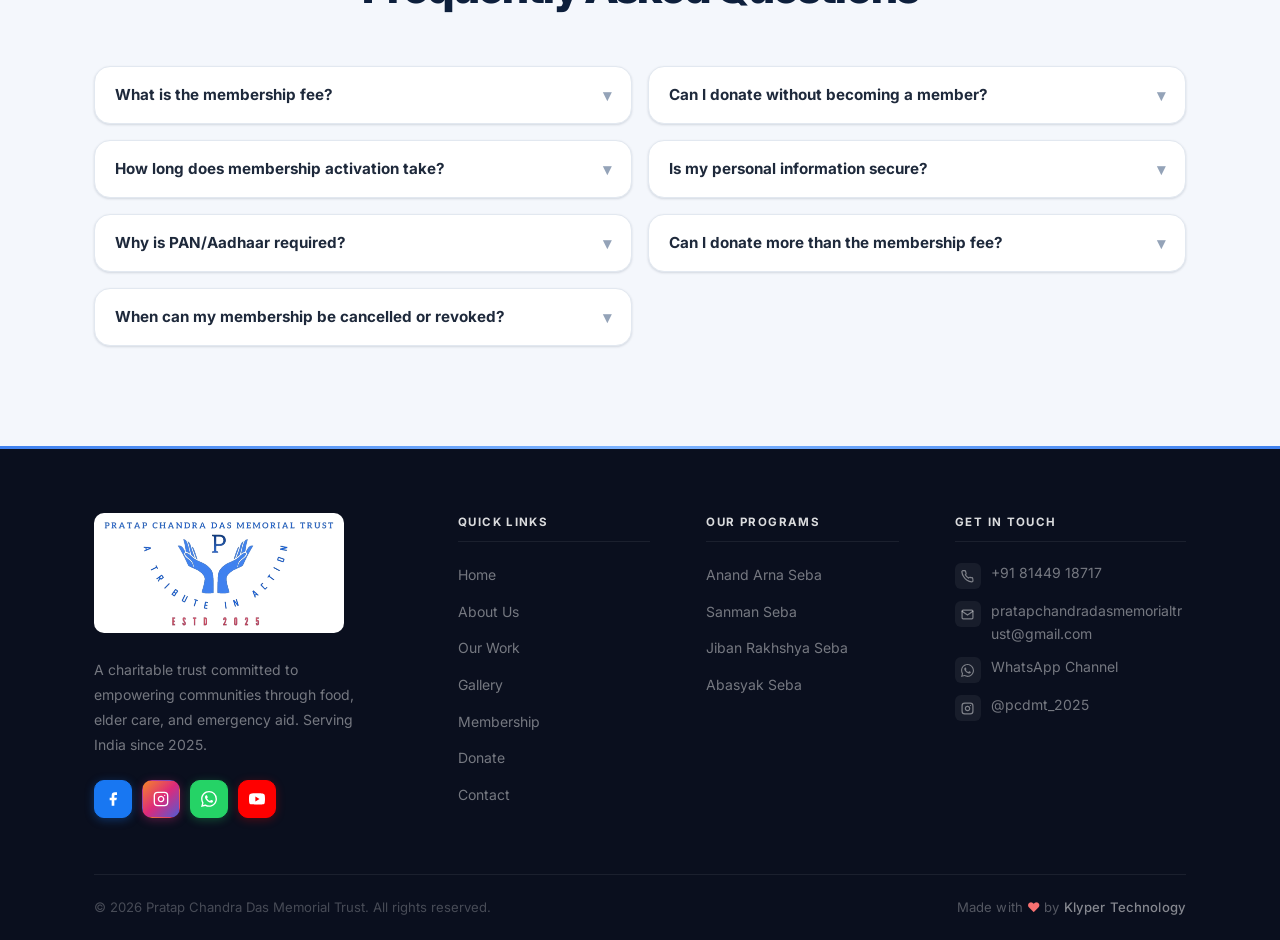
<file: membership.html>
﻿<!doctype html>
<!--
  ========================================
  MEMBERSHIP TEMPORARILY CLOSED
  ========================================
  
  TO RE-ENABLE MEMBERSHIP IN THE FUTURE:
  
  1. Find the line: <div id="mode-member" class="mem-mode-panel membership-temporarily-closed">
     Remove: membership-temporarily-closed
     Result: <div id="mode-member" class="mem-mode-panel active">
  
  2. Find the membership tab button and restore it:
     Change the icon from 🔒 to 🌟
     Change "Temporarily Closed" to "Become an official member"
     Remove: style="opacity: 0.6; cursor: not-allowed;" and title attribute
     Add "active" class back to membership tab
     Remove "active" class from donation tab
  
  3. In js/membership.js:
     Remove or comment out the membership prevention code in switchMode()
     Remove the DOMContentLoaded event that forces donation mode
  
  4. Update the page hero section:
     Change title back to "Be Part of the Change"
     Update subtitle to mention both membership and donation options
     Restore the membership badge
  
  That's it! The form and all functionality is preserved below.
  ========================================
-->
<html lang="en">
  <head>
    <meta charset="UTF-8" />
    <meta name="viewport" content="width=device-width, initial-scale=1.0" />
    <link rel="icon" href="images/favicon.ico" type="image/x-icon" />
    <meta
      name="description"
      content="Join Pratap Chandra Das Memorial Trust as a member or make a donation. Become part of a community dedicated to compassion and change."
    />
    <title>Donate — Pratap Chandra Das Memorial Trust</title>
    <link rel="preconnect" href="https://fonts.googleapis.com" />
    <link rel="preconnect" href="https://fonts.gstatic.com" crossorigin />
    <link
      href="https://fonts.googleapis.com/css2?family=Inter:wght@300;400;500;600;700;800&family=Playfair+Display:ital,wght@0,600;0,700;1,600&display=swap"
      rel="stylesheet"
    />
    <link rel="stylesheet" href="css/style.css" />
  </head>
  <body class="has-hero-carousel">
    <!-- ===== NAVBAR ===== -->
    <nav class="navbar" id="navbar">
      <div class="nav-inner">
        <a href="index.html" class="nav-logo">
          <!-- Full logo — visible at top of hero -->
          <img
            src="images/pcdmt_transparent_bg_logo.png"
            alt="Pratap Chandra Das Memorial Trust"
            class="nav-logo-img nav-logo-full"
          />
          <!-- Small logo — fades in on scroll -->
          <img
            src="images/pcdmt_logo_small.png"
            alt="PCDMT"
            class="nav-logo-img nav-logo-small"
          />
        </a>
        <ul class="nav-links" id="navLinks">
          <li><a href="index.html">Home</a></li>
          <li class="nav-item-dropdown">
            <a href="#" role="button" aria-haspopup="true"
              >About
              <svg
                class="nav-chevron"
                viewBox="0 0 24 24"
                fill="none"
                stroke="currentColor"
                stroke-width="2.5"
                stroke-linecap="round"
                stroke-linejoin="round"
                aria-hidden="true"
              >
                <polyline points="6 9 12 15 18 9" />
              </svg>
            </a>
            <ul class="nav-dropdown">
              <li>
                <a href="about-founder.html" class="nav-dropdown-link"
                  ><span class="nav-dropdown-icon" style="background: #fff7ed"
                    >🙏</span
                  >About Founder</a
                >
              </li>
              <li>
                <a href="about-organization.html" class="nav-dropdown-link"
                  ><span class="nav-dropdown-icon" style="background: #eff6ff"
                    >🏛️</span
                  >About Organization</a
                >
              </li>
            </ul>
          </li>
          <li><a href="work.html">Our Work</a></li>
          <li><a href="gallery.html">Gallery</a></li>
          <li><a href="membership.html" class="active">Membership</a></li>
          <li><a href="contact.html">Contact</a></li>
          <li>
            <a href="membership.html#donate" class="btn-nav">Donate Now</a>
          </li>
        </ul>
        <button
          class="nav-toggle"
          id="navToggle"
          aria-label="Toggle navigation menu"
        >
          <span></span><span></span><span></span>
        </button>
      </div>
    </nav>

    <!-- ===== PAGE HERO ===== -->
    <div class="mem-hero">
      <div class="container">
        <div class="breadcrumb">
          <a href="index.html">Home</a>
          <span>›</span>
          <span>Donate</span>
        </div>
        <div class="section-tag animate-fade-up">Support Our Mission</div>
        <h1 class="section-title animate-fade-up delay-1">
          Make a Difference Today
        </h1>
        <p class="section-subtitle animate-fade-up delay-2">
          Your contribution creates lasting impact in our community. Membership applications are temporarily closed, but you can still support our vital programs through donations.
        </p>

        <!-- Trust badges row -->
        <div class="mem-hero-badges animate-fade-up delay-3">
          <span class="mem-hero-badge">🏛️ Registered Trust</span>
          <span class="mem-hero-badge">🔒 Secure UPI Payments</span>
          <span class="mem-hero-badge">💬 WhatsApp Confirmation</span>
          <span class="mem-hero-badge">💙 Every Rupee Counts</span>
        </div>
      </div>
    </div>

    <!-- ===== MODE SELECTOR ===== -->
    <section class="mem-mode-section" id="donate">
      <div class="container">
        <!-- Membership Closure Notice -->
        <div class="membership-tab-notice reveal">
          <svg width="16" height="16" viewBox="0 0 24 24" fill="none" stroke="currentColor" stroke-width="2.5" stroke-linecap="round" stroke-linejoin="round">
            <circle cx="12" cy="12" r="10"/>
            <line x1="12" y1="8" x2="12" y2="12"/>
            <line x1="12" y1="16" x2="12.01" y2="16"/>
          </svg>
          <span>Membership applications are temporarily closed. Please check back later or make a donation to support our programs.</span>
        </div>
        
        <!-- Mode Tabs -->
        <div class="mem-tabs reveal">
          <button
            class="mem-tab"
            id="tab-member"
            onclick="switchMode('member')"
            style="opacity: 0.6; cursor: not-allowed;"
            title="Membership temporarily closed"
          >
            <span class="mem-tab-icon">🔒</span>
            <div>
              <strong>Membership</strong>
              <small>Temporarily Closed</small>
            </div>
          </button>
          <button
            class="mem-tab active"
            id="tab-donate"
            onclick="switchMode('donate')"
          >
            <span class="mem-tab-icon">💙</span>
            <div>
              <strong>Make a Donation</strong>
              <small>Support our programs</small>
            </div>
          </button>
        </div>

        <!-- ===================== MODE: MEMBERSHIP ===================== -->
        <div id="mode-member" class="mem-mode-panel membership-temporarily-closed">
          
          <!-- MEMBERSHIP CLOSED NOTICE -->
          <div class="membership-closed-notice reveal">
            <div class="membership-closed-icon">🔒</div>
            <h2 class="membership-closed-title">Membership Temporarily Closed</h2>
            <p class="membership-closed-message">
              We are currently not accepting new membership applications as we restructure our membership program to serve you better. We sincerely appreciate your interest in joining the Pratap Chandra Das Memorial Trust family.
            </p>
            <p class="membership-closed-message" style="margin-bottom: 24px;">
              In the meantime, you can still support our mission through donations. Your generosity continues to transform lives in our community.
            </p>
            <a href="#donate" class="membership-closed-cta" onclick="switchMode('donate')">
              💙 Make a Donation Instead
            </a>
            <div class="membership-closed-contact">
              <strong>Have questions?</strong><br>
              Contact us at <a href="tel:+918144918717">+91 81449 18717</a> or WhatsApp us for updates on when membership reopens.
            </div>
          </div>
          
          <!-- MEMBERSHIP FORM (HIDDEN - Keep for future use) -->
          <!-- To re-enable membership: Remove the class "membership-temporarily-closed" from the div above -->
          
          <!-- ===== MEMBERSHIP CATEGORY + PLAN SELECTOR ===== -->
          <div class="mcat-selector reveal">
            <div class="mcat-top">
              <h3 class="mcat-title">Choose Your Membership</h3>
              <p class="mcat-subtitle">
                Select a category and a plan to get started
              </p>
            </div>

            <!-- Category cards -->
            <div class="mcat-categories">
              <button
                class="mcat-cat-card active"
                id="mcat-nokit"
                onclick="selectCategory('nokit', this)"
                type="button"
              >
                <span class="mcat-cat-check">✓</span>
                <div class="mcat-cat-icon">🌟</div>
                <div class="mcat-cat-body">
                  <strong>Membership without Kit</strong>
                  <p>Digital certificate &amp; all membership privileges</p>
                </div>
              </button>
              <button
                class="mcat-cat-card"
                id="mcat-kit"
                onclick="selectCategory('kit', this)"
                type="button"
              >
                <span class="mcat-cat-rec">⭐ Recommended</span>
                <span class="mcat-cat-check">✓</span>
                <div class="mcat-cat-icon">🎁</div>
                <div class="mcat-cat-body">
                  <strong>Membership with Kit</strong>
                  <p>
                    All privileges + T-Shirt, Member Badge (SANKALP, ASTHA, SHAKTI, VEER) &amp; printed
                    Certificate
                  </p>
                </div>
              </button>
            </div>

            <!-- Kit breakdown — shown when kit is selected -->
            <div class="mcat-kit-includes" id="mcatKitIncludes">
              <span class="mcat-kit-label">Kit includes:</span>
              <div class="mcat-kit-items">
                <div class="mcat-kit-item">
                  <span>👕</span>Official PCDMT T-Shirt
                </div>
                <div class="mcat-kit-item"><span>📛</span>Member Badge (SANKALP, ASTHA, SHAKTI, VEER)</div>
                <div class="mcat-kit-item">
                  <span>📜</span>Printed Certificate
                </div>
              </div>
            </div>

            <!-- Pricing plans -->
            <div class="mcat-plans-wrap">
              <!-- Mandatory registration fee — shown only for With Kit -->
              <div class="mcat-mandatory-fee" id="mcatMandatoryFee">
                <div class="mcat-mandatory-fee-inner">
                  <span class="mcat-mandatory-lock">🔒</span>
                  <div class="mcat-mandatory-body">
                    <span class="mcat-mandatory-label"
                      >Mandatory Registration Fee</span
                    >
                    <span class="mcat-mandatory-desc"
                      >One-time fee · Includes T-Shirt, Badge (SANKALP, ASTHA, SHAKTI, VEER) &amp;
                      Certificate</span
                    >
                  </div>
                  <div class="mcat-mandatory-amount">₹1,000</div>
                </div>
                <div class="mcat-mandatory-note">
                  This fee is required for all kit orders and is charged once at
                  registration.
                </div>
              </div>

              <div class="mcat-plans-label">Select your recurring plan</div>
              <div class="mcat-plans">
                <div
                  class="mcat-plan-card active"
                  id="mcat-p-monthly"
                  onclick="
                    selectPlan(
                      'monthly',
                      '₹500',
                      'Monthly Membership',
                      '/month',
                      this,
                    )
                  "
                >
                  <div class="mcat-plan-name">Monthly</div>
                  <div class="mcat-plan-price">₹500</div>
                  <div class="mcat-plan-note">per month</div>
                  <!-- New line -->
                  <div class="mcat-plan-meals">Provides 8 meals</div>

                  <div class="mcat-plan-note">per month</div>
                </div>
                <div
                  class="mcat-plan-card mcat-plan-popular"
                  id="mcat-p-quarterly"
                  onclick="
                    selectPlan(
                      'quarterly',
                      '₹1,500',
                      'Quarterly Membership',
                      '/quarter',
                      this,
                    )
                  "
                >
                  <!-- <div class="mcat-plan-badge">Popular</div> -->
                  <div class="mcat-plan-name">Quarterly</div>
                  <div class="mcat-plan-price">₹1,500</div>
                  <div class="mcat-plan-note">every 3 months</div>
                   <!-- New line -->
                  <div class="mcat-plan-meals">Provides 25 meals</div>

                  <div class="mcat-plan-note">per 3 months</div>
                </div>
                <div
                  class="mcat-plan-card"
                  id="mcat-p-annually"
                  onclick="
                    selectPlan(
                      'annually',
                      '₹6,000',
                      'Annual Membership',
                      '/year',
                      this,
                    )
                  "
                >
                  <div class="mcat-plan-name">Annual</div>
                  <div class="mcat-plan-price">₹6,000</div>
                  <div class="mcat-plan-note">per year</div>
                  <!-- New line -->
                  <div class="mcat-plan-meals">Provides 100 meals</div>
                  <div class="mcat-plan-note">per year</div>
                </div>
              </div>
            </div>
          </div>
          <!-- END CATEGORY + PLAN SELECTOR -->

          <!-- Journey Steps -->
          <div class="mem-journey reveal">
            <div class="mem-journey-step active" id="jstep-1">
              <div class="mem-journey-dot">1</div>
              <span>Fill Details</span>
            </div>
            <div class="mem-journey-line"></div>
            <div class="mem-journey-step" id="jstep-2">
              <div class="mem-journey-dot">2</div>
              <span>Scan & Pay</span>
            </div>
            <div class="mem-journey-line"></div>
            <div class="mem-journey-step" id="jstep-3">
              <div class="mem-journey-dot">3</div>
              <span>WhatsApp Confirm</span>
            </div>
          </div>

          <!-- Two column layout -->
          <div class="mem-layout">
            <!-- LEFT: Form -->
            <div class="mem-form-col">
              <div class="mem-form-card reveal">
                <div class="mem-form-header">
                  <div class="mem-form-icon">📋</div>
                  <div>
                    <h2>Membership Application</h2>
                    <p>
                      Fill in your details to register as an official Pratap
                      Chandra Das Memorial Trust member
                    </p>
                  </div>
                </div>

                <div class="gform-embed-wrap">
                  <iframe
                    src="https://docs.google.com/forms/d/e/1FAIpQLSds-cdROhdt61xt-W8y9x8kDzy5ra1BB6QWx4N2nuf69oQjlQ/viewform?embedded=true"
                    class="gform-embed"
                    frameborder="0"
                    marginheight="0"
                    marginwidth="0"
                    loading="lazy"
                    title="PCDMT Membership Application Form"
                  >Loading form…</iframe>
                </div>
              </div>
            </div>

            <!-- RIGHT: Payment Panel -->
            <div class="mem-payment-col" id="paymentPanel">
              <div class="mem-payment-card reveal delay-2">
                <!-- Compact header — dynamically updated by selectPlan() / selectCategory() -->
                <div class="mem-pay-compact-header">
                  <div>
                    <div class="mem-pay-compact-title" id="payPlanLabel">
                      Monthly Membership
                    </div>
                    <div class="mem-pay-compact-fee" id="payFeeDisplay">
                      ₹500 <span id="payFeeNote">/month</span>
                    </div>
                  </div>
                  <span class="mem-pay-compact-badge" id="payBadgeDisplay"
                    >🌟 Without Kit</span
                  >
                </div>

                <!-- QR Code -->
                <p class="mem-pay-label">STEP 2 — Scan &amp; Pay</p>
                <div class="mem-qr-frame">
                  <img
                    src="images/pcdmt_qr_code.png"
                    alt="PCDMT Foundation UPI QR — Scan to pay membership fee"
                    width="180"
                    height="180"
                  />
                </div>
                <div class="mem-qr-apps">
                  <span>Google Pay</span><span>PhonePe</span><span>Paytm</span
                  ><span>BHIM</span>
                </div>
                <div class="mem-upi-btn-wrap">
                  <a
                    href="upi://pay?pa=8144918717@ybl&pn=PCDMT%20Foundation&cu=INR"
                    class="mem-upi-btn"
                  >
                    <svg width="22" height="14" viewBox="0 0 48 22" aria-hidden="true">
                      <text x="50%" y="54%" dominant-baseline="middle" text-anchor="middle" font-size="14" font-weight="900" font-family="Arial,sans-serif" fill="white">UPI</text>
                    </svg>
                    Pay using UPI
                  </a>
                  <p class="mem-upi-btn-hint">Opens your UPI app directly on mobile</p>
                </div>
                <!-- Pay via PhonePe or UPI ID -->
                <div class="mem-pay-alts">
                  <div class="mem-pay-alt-or"><span>or</span></div>
                  <div class="mem-pay-alt-row">
                    <div class="mem-pay-alt-icon" style="background: linear-gradient(135deg, #5f259f, #7c3aed)">
                      <svg width="22" height="22" viewBox="0 0 40 40" aria-hidden="true">
                        <text x="50%" y="56%" dominant-baseline="middle" text-anchor="middle" font-size="26" font-weight="800" font-family="Arial,sans-serif" fill="white">P</text>
                      </svg>
                    </div>
                    <div class="mem-pay-alt-body">
                      <span class="mem-pay-alt-label">PhonePe to Number</span>
                      <div class="mem-pay-alt-value-row">
                        <span class="mem-pay-alt-value">+91 81449 18717</span>
                        <button class="mem-copy-btn" onclick="copyPayText('+91 81449 18717', this)" aria-label="Copy phone number" type="button">
                          <svg width="13" height="13" viewBox="0 0 24 24" fill="none" stroke="currentColor" stroke-width="2.5" stroke-linecap="round" stroke-linejoin="round" aria-hidden="true"><rect x="9" y="9" width="13" height="13" rx="2"/><path d="M5 15H4a2 2 0 0 1-2-2V4a2 2 0 0 1 2-2h9a2 2 0 0 1 2 2v1"/></svg>
                          <span>Copy</span>
                        </button>
                      </div>
                    </div>
                  </div>
                  <div class="mem-pay-alt-or"><span>or</span></div>
                  <div class="mem-pay-alt-row">
                    <div class="mem-pay-alt-icon" style="background: linear-gradient(135deg, #f97316, #ea580c)">
                      <svg width="28" height="18" viewBox="0 0 48 22" aria-hidden="true">
                        <text x="50%" y="54%" dominant-baseline="middle" text-anchor="middle" font-size="14" font-weight="900" font-family="Arial,sans-serif" fill="white">UPI</text>
                      </svg>
                    </div>
                    <div class="mem-pay-alt-body">
                      <span class="mem-pay-alt-label">UPI ID</span>
                      <div class="mem-pay-alt-value-row">
                        <span class="mem-pay-alt-value">8144918717@ybl</span>
                        <button class="mem-copy-btn" onclick="copyPayText('8144918717@ybl', this)" aria-label="Copy UPI ID" type="button">
                          <svg width="13" height="13" viewBox="0 0 24 24" fill="none" stroke="currentColor" stroke-width="2.5" stroke-linecap="round" stroke-linejoin="round" aria-hidden="true"><rect x="9" y="9" width="13" height="13" rx="2"/><path d="M5 15H4a2 2 0 0 1-2-2V4a2 2 0 0 1 2-2h9a2 2 0 0 1 2 2v1"/></svg>
                          <span>Copy</span>
                        </button>
                      </div>
                    </div>
                  </div>
                </div>
                <div class="mem-qr-wa-number">
                  <div class="mem-qr-wa-number-icon">
                    <svg
                      width="18"
                      height="18"
                      viewBox="0 0 24 24"
                      fill="white"
                    >
                      <path
                        d="M17.472 14.382c-.297-.149-1.758-.867-2.03-.967-.273-.099-.471-.148-.67.15-.197.297-.767.966-.94 1.164-.173.199-.347.223-.644.075-.297-.15-1.255-.463-2.39-1.475-.883-.788-1.48-1.761-1.653-2.059-.173-.297-.018-.458.13-.606.134-.133.298-.347.446-.52.149-.174.198-.298.298-.497.099-.198.05-.371-.025-.52-.075-.149-.669-1.612-.916-2.207-.242-.579-.487-.5-.669-.51-.173-.008-.371-.01-.57-.01-.198 0-.52.074-.792.372-.272.297-1.04 1.016-1.04 2.479 0 1.462 1.065 2.875 1.213 3.074.149.198 2.096 3.2 5.077 4.487.709.306 1.262.489 1.694.625.712.227 1.36.195 1.871.118.571-.085 1.758-.719 2.006-1.413.248-.694.248-1.289.173-1.413-.074-.124-.272-.198-.57-.347m-5.421 7.403h-.004a9.87 9.87 0 0 1-5.031-1.378l-.361-.214-3.741.982.998-3.648-.235-.374a9.86 9.86 0 0 1-1.51-5.26c.001-5.45 4.436-9.884 9.888-9.884 2.64 0 5.122 1.03 6.988 2.898a9.825 9.825 0 0 1 2.893 6.994c-.003 5.45-4.437 9.884-9.885 9.884m8.413-18.297A11.815 11.815 0 0 0 12.05 0C5.495 0 .16 5.335.157 11.892c0 2.096.547 4.142 1.588 5.945L.057 24l6.305-1.654a11.882 11.882 0 0 0 5.683 1.448h.005c6.554 0 11.89-5.335 11.893-11.893a11.821 11.821 0 0 0-3.48-8.413Z"
                      />
                    </svg>
                  </div>
                  <div class="mem-qr-wa-number-body">
                    <span class="mem-qr-wa-number-label"
                      >WhatsApp Us After Payment</span
                    >
                    <a
                      href="https://wa.me/918144918717"
                      class="mem-qr-wa-number-value"
                      >+91 81449 18717</a
                    >
                  </div>
                </div>
                <!-- Bank Transfer -->
                <div class="mem-pay-alt-or mem-bank-or"><span>or</span></div>
                <div class="mem-bank-details">
                  <div class="mem-bank-details-header">
                    <div class="mem-pay-alt-icon" style="background: linear-gradient(135deg, #004c97, #0063be)">
                      <svg width="20" height="20" viewBox="0 0 24 24" fill="none" stroke="white" stroke-width="2" stroke-linecap="round" stroke-linejoin="round" aria-hidden="true"><line x1="3" y1="22" x2="21" y2="22"/><line x1="6" y1="18" x2="6" y2="11"/><line x1="10" y1="18" x2="10" y2="11"/><line x1="14" y1="18" x2="14" y2="11"/><line x1="18" y1="18" x2="18" y2="11"/><polygon points="12 2 20 7 4 7"/></svg>
                    </div>
                    <span class="mem-pay-alt-label" style="margin-left:8px;">Bank Transfer (NEFT / IMPS)</span>
                  </div>
                  <div class="mem-bank-detail-row">
                    <span class="mem-bank-detail-label">Account No</span>
                    <div class="mem-pay-alt-value-row">
                      <span class="mem-pay-alt-value">50200113993607</span>
                      <button class="mem-copy-btn" onclick="copyPayText('50200113993607', this)" aria-label="Copy account number" type="button">
                        <svg width="13" height="13" viewBox="0 0 24 24" fill="none" stroke="currentColor" stroke-width="2.5" stroke-linecap="round" stroke-linejoin="round" aria-hidden="true"><rect x="9" y="9" width="13" height="13" rx="2"/><path d="M5 15H4a2 2 0 0 1-2-2V4a2 2 0 0 1 2-2h9a2 2 0 0 1 2 2v1"/></svg>
                        <span>Copy</span>
                      </button>
                    </div>
                  </div>
                  <div class="mem-bank-detail-row">
                    <span class="mem-bank-detail-label">IFSC Code</span>
                    <div class="mem-pay-alt-value-row">
                      <span class="mem-pay-alt-value">HDFC0001252</span>
                      <button class="mem-copy-btn" onclick="copyPayText('HDFC0001252', this)" aria-label="Copy IFSC code" type="button">
                        <svg width="13" height="13" viewBox="0 0 24 24" fill="none" stroke="currentColor" stroke-width="2.5" stroke-linecap="round" stroke-linejoin="round" aria-hidden="true"><rect x="9" y="9" width="13" height="13" rx="2"/><path d="M5 15H4a2 2 0 0 1-2-2V4a2 2 0 0 1 2-2h9a2 2 0 0 1 2 2v1"/></svg>
                        <span>Copy</span>
                      </button>
                    </div>
                  </div>
                  <div class="mem-bank-detail-row">
                    <span class="mem-bank-detail-label">Bank</span>
                    <span class="mem-pay-alt-value">HDFC Bank</span>
                  </div>
                  <div class="mem-bank-detail-row">
                    <span class="mem-bank-detail-label">Branch</span>
                    <span class="mem-pay-alt-value">Chandrasekharpur, BBSR</span>
                  </div>
                </div>
                <p class="mem-pay-note">
                  📝 Add <strong>"Membership – [Your Name]"</strong> in the
                  payment note
                </p>

                <div class="mem-divider"></div>

                <!-- WhatsApp -->
                <p class="mem-pay-label">STEP 3 — Confirm on WhatsApp</p>
                <a
                  href="https://wa.me/+918144918717?text=Hi%2C%20I%20have%20filled%20the%20membership%20form%20and%20completed%20the%20payment%20for%20PCDMT%20Foundation%20membership.%20Please%20find%20my%20screenshot%20attached."
                  target="_blank"
                  rel="noopener noreferrer"
                  class="btn btn-whatsapp mem-wa-btn"
                  id="waConfirmBtn"
                >
                  💬 &nbsp;Share Payment Screenshot
                </a>
                <p class="mem-wa-note">
                  We'll activate your membership and send your certificate
                  within 24–48 hours.
                </p>
              </div>

              <!-- Help box -->
              <div class="mem-help-box reveal delay-3">
                <p>🤔 <strong>Have questions?</strong></p>
                <p
                  style="
                    font-size: 0.88rem;
                    color: var(--gray-500);
                    margin-top: 6px;
                  "
                >
                  Call us at
                  <a
                    href="tel:+918144918717"
                    style="color: var(--primary); font-weight: 600"
                    >+91 81449 18717</a
                  >
                  or WhatsApp us anytime.
                </p>
              </div>
            </div>
          </div>
        </div>
        <!-- END MODE: MEMBERSHIP + DONATION -->

        <!-- ===================== MODE: DONATION ONLY ===================== -->
        <div id="mode-donate" class="mem-mode-panel active">
          <div class="donate-only-wrap reveal">
            <div class="donate-only-left">
              <div class="section-tag">Simple &amp; Secure</div>
              <h2
                class="section-title"
                style="font-size: clamp(1.7rem, 3.5vw, 2.4rem)"
              >
                Make a Donation
              </h2>
              <p
                style="
                  font-size: 1rem;
                  color: var(--gray-500);
                  line-height: 1.75;
                  margin-bottom: 32px;
                "
              >
                No registration needed. Scan the QR code, pay any amount, and
                confirm via WhatsApp. Your generosity directly reaches those in
                need.
              </p>

              <div class="donate-only-steps">
                <div class="dos-step">
                  <div class="dos-num">1</div>
                  <div>
                    <strong>Scan QR Code</strong>
                    <p>Open any UPI app and scan the code to the right.</p>
                  </div>
                </div>
                <div class="dos-step">
                  <div class="dos-num">2</div>
                  <div>
                    <strong>Complete Payment</strong>
                    <p>
                      Enter your amount. Add your
                      <strong>name in the note</strong> field.
                    </p>
                  </div>
                </div>
                <div class="dos-step">
                  <div class="dos-num">3</div>
                  <div>
                    <strong>Share Screenshot</strong>
                    <p>Send the payment screenshot to us on WhatsApp.</p>
                  </div>
                </div>
              </div>
            </div>

            <div class="donate-only-right">
              <div
                class="mem-payment-card"
                style="max-width: 400px; margin: 0 auto"
              >
                <div
                  class="mem-fee-banner"
                  style="background: linear-gradient(135deg, #2563eb, #1d4ed8)"
                >
                  <div class="mem-fee-label">Any Amount You Choose</div>
                  <div class="mem-fee-amount" style="font-size: 1.5rem">
                    100% Transparent
                  </div>
                  <div class="mem-fee-note">
                    Every rupee goes directly to the cause
                  </div>
                </div>

                <p class="mem-pay-label" style="margin-top: 28px">
                  Scan &amp; Pay via UPI
                </p>
                <div class="mem-qr-frame">
                  <img
                    src="images/pcdmt_qr_code.png"
                    alt="PCDMT Foundation UPI QR Code"
                    width="180"
                    height="180"
                  />
                </div>
                <div class="mem-qr-apps">
                  <span>Google Pay</span><span>PhonePe</span><span>Paytm</span
                  ><span>BHIM</span>
                </div>
                <div class="mem-upi-btn-wrap">
                  <a
                    href="upi://pay?pa=8144918717@ybl&pn=PCDMT%20Foundation&cu=INR"
                    class="mem-upi-btn"
                  >
                    <svg width="22" height="14" viewBox="0 0 48 22" aria-hidden="true">
                      <text x="50%" y="54%" dominant-baseline="middle" text-anchor="middle" font-size="14" font-weight="900" font-family="Arial,sans-serif" fill="white">UPI</text>
                    </svg>
                    Pay using UPI
                  </a>
                  <p class="mem-upi-btn-hint">Opens your UPI app directly on mobile</p>
                </div>
                <!-- Pay via PhonePe or UPI ID -->
                <div class="mem-pay-alts">
                  <div class="mem-pay-alt-or"><span>or</span></div>
                  <div class="mem-pay-alt-row">
                    <div class="mem-pay-alt-icon" style="background: linear-gradient(135deg, #5f259f, #7c3aed)">
                      <svg width="22" height="22" viewBox="0 0 40 40" aria-hidden="true">
                        <text x="50%" y="56%" dominant-baseline="middle" text-anchor="middle" font-size="26" font-weight="800" font-family="Arial,sans-serif" fill="white">P</text>
                      </svg>
                    </div>
                    <div class="mem-pay-alt-body">
                      <span class="mem-pay-alt-label">PhonePe to Number</span>
                      <div class="mem-pay-alt-value-row">
                        <span class="mem-pay-alt-value">+91 81449 18717</span>
                        <button class="mem-copy-btn" onclick="copyPayText('+91 81449 18717', this)" aria-label="Copy phone number" type="button">
                          <svg width="13" height="13" viewBox="0 0 24 24" fill="none" stroke="currentColor" stroke-width="2.5" stroke-linecap="round" stroke-linejoin="round" aria-hidden="true"><rect x="9" y="9" width="13" height="13" rx="2"/><path d="M5 15H4a2 2 0 0 1-2-2V4a2 2 0 0 1 2-2h9a2 2 0 0 1 2 2v1"/></svg>
                          <span>Copy</span>
                        </button>
                      </div>
                    </div>
                  </div>
                  <div class="mem-pay-alt-or"><span>or</span></div>
                  <div class="mem-pay-alt-row">
                    <div class="mem-pay-alt-icon" style="background: linear-gradient(135deg, #f97316, #ea580c)">
                      <svg width="28" height="18" viewBox="0 0 48 22" aria-hidden="true">
                        <text x="50%" y="54%" dominant-baseline="middle" text-anchor="middle" font-size="14" font-weight="900" font-family="Arial,sans-serif" fill="white">UPI</text>
                      </svg>
                    </div>
                    <div class="mem-pay-alt-body">
                      <span class="mem-pay-alt-label">UPI ID</span>
                      <div class="mem-pay-alt-value-row">
                        <span class="mem-pay-alt-value">8144918717@ybl</span>
                        <button class="mem-copy-btn" onclick="copyPayText('8144918717@ybl', this)" aria-label="Copy UPI ID" type="button">
                          <svg width="13" height="13" viewBox="0 0 24 24" fill="none" stroke="currentColor" stroke-width="2.5" stroke-linecap="round" stroke-linejoin="round" aria-hidden="true"><rect x="9" y="9" width="13" height="13" rx="2"/><path d="M5 15H4a2 2 0 0 1-2-2V4a2 2 0 0 1 2-2h9a2 2 0 0 1 2 2v1"/></svg>
                          <span>Copy</span>
                        </button>
                      </div>
                    </div>
                  </div>
                </div>
                <div class="mem-qr-wa-number">
                  <div class="mem-qr-wa-number-icon">
                    <svg
                      width="18"
                      height="18"
                      viewBox="0 0 24 24"
                      fill="white"
                    >
                      <path
                        d="M17.472 14.382c-.297-.149-1.758-.867-2.03-.967-.273-.099-.471-.148-.67.15-.197.297-.767.966-.94 1.164-.173.199-.347.223-.644.075-.297-.15-1.255-.463-2.39-1.475-.883-.788-1.48-1.761-1.653-2.059-.173-.297-.018-.458.13-.606.134-.133.298-.347.446-.52.149-.174.198-.298.298-.497.099-.198.05-.371-.025-.52-.075-.149-.669-1.612-.916-2.207-.242-.579-.487-.5-.669-.51-.173-.008-.371-.01-.57-.01-.198 0-.52.074-.792.372-.272.297-1.04 1.016-1.04 2.479 0 1.462 1.065 2.875 1.213 3.074.149.198 2.096 3.2 5.077 4.487.709.306 1.262.489 1.694.625.712.227 1.36.195 1.871.118.571-.085 1.758-.719 2.006-1.413.248-.694.248-1.289.173-1.413-.074-.124-.272-.198-.57-.347m-5.421 7.403h-.004a9.87 9.87 0 0 1-5.031-1.378l-.361-.214-3.741.982.998-3.648-.235-.374a9.86 9.86 0 0 1-1.51-5.26c.001-5.45 4.436-9.884 9.888-9.884 2.64 0 5.122 1.03 6.988 2.898a9.825 9.825 0 0 1 2.893 6.994c-.003 5.45-4.437 9.884-9.885 9.884m8.413-18.297A11.815 11.815 0 0 0 12.05 0C5.495 0 .16 5.335.157 11.892c0 2.096.547 4.142 1.588 5.945L.057 24l6.305-1.654a11.882 11.882 0 0 0 5.683 1.448h.005c6.554 0 11.89-5.335 11.893-11.893a11.821 11.821 0 0 0-3.48-8.413Z"
                      />
                    </svg>
                  </div>
                  <div class="mem-qr-wa-number-body">
                    <span class="mem-qr-wa-number-label"
                      >WhatsApp Us After Payment</span
                    >
                    <a
                      href="https://wa.me/918144918717"
                      class="mem-qr-wa-number-value"
                      >+91 81449 18717</a
                    >
                  </div>
                </div>
                <!-- Bank Transfer -->
                <div class="mem-pay-alt-or mem-bank-or"><span>or</span></div>
                <div class="mem-bank-details">
                  <div class="mem-bank-details-header">
                    <div class="mem-pay-alt-icon" style="background: linear-gradient(135deg, #004c97, #0063be)">
                      <svg width="20" height="20" viewBox="0 0 24 24" fill="none" stroke="white" stroke-width="2" stroke-linecap="round" stroke-linejoin="round" aria-hidden="true"><line x1="3" y1="22" x2="21" y2="22"/><line x1="6" y1="18" x2="6" y2="11"/><line x1="10" y1="18" x2="10" y2="11"/><line x1="14" y1="18" x2="14" y2="11"/><line x1="18" y1="18" x2="18" y2="11"/><polygon points="12 2 20 7 4 7"/></svg>
                    </div>
                    <span class="mem-pay-alt-label" style="margin-left:8px;">Bank Transfer (NEFT / IMPS)</span>
                  </div>
                  <div class="mem-bank-detail-row">
                    <span class="mem-bank-detail-label">Account No</span>
                    <div class="mem-pay-alt-value-row">
                      <span class="mem-pay-alt-value">50200113993607</span>
                      <button class="mem-copy-btn" onclick="copyPayText('50200113993607', this)" aria-label="Copy account number" type="button">
                        <svg width="13" height="13" viewBox="0 0 24 24" fill="none" stroke="currentColor" stroke-width="2.5" stroke-linecap="round" stroke-linejoin="round" aria-hidden="true"><rect x="9" y="9" width="13" height="13" rx="2"/><path d="M5 15H4a2 2 0 0 1-2-2V4a2 2 0 0 1 2-2h9a2 2 0 0 1 2 2v1"/></svg>
                        <span>Copy</span>
                      </button>
                    </div>
                  </div>
                  <div class="mem-bank-detail-row">
                    <span class="mem-bank-detail-label">IFSC Code</span>
                    <div class="mem-pay-alt-value-row">
                      <span class="mem-pay-alt-value">HDFC0001252</span>
                      <button class="mem-copy-btn" onclick="copyPayText('HDFC0001252', this)" aria-label="Copy IFSC code" type="button">
                        <svg width="13" height="13" viewBox="0 0 24 24" fill="none" stroke="currentColor" stroke-width="2.5" stroke-linecap="round" stroke-linejoin="round" aria-hidden="true"><rect x="9" y="9" width="13" height="13" rx="2"/><path d="M5 15H4a2 2 0 0 1-2-2V4a2 2 0 0 1 2-2h9a2 2 0 0 1 2 2v1"/></svg>
                        <span>Copy</span>
                      </button>
                    </div>
                  </div>
                  <div class="mem-bank-detail-row">
                    <span class="mem-bank-detail-label">Bank</span>
                    <span class="mem-pay-alt-value">HDFC Bank</span>
                  </div>
                  <div class="mem-bank-detail-row">
                    <span class="mem-bank-detail-label">Branch</span>
                    <span class="mem-pay-alt-value">Chandrasekharpur, BBSR</span>
                  </div>
                </div>
                <p class="mem-pay-note">
                  📝 Add your <strong>full name</strong> in the payment note
                </p>

                <div class="mem-divider"></div>

                <a
                  href="https://wa.me/+918144918717?text=Hi%2C%20I%20have%20made%20a%20donation%20to%20PCDMT%20Foundation.%20Please%20find%20my%20payment%20screenshot%20attached."
                  target="_blank"
                  rel="noopener noreferrer"
                  class="btn btn-whatsapp mem-wa-btn"
                >
                  💬 &nbsp;Share Screenshot on WhatsApp
                </a>
                <p class="mem-wa-note">
                  We'll acknowledge your donation within 24 hours.
                </p>
              </div>
            </div>
          </div>
        </div>
        <!-- END MODE: DONATION ONLY -->
      </div>
    </section>

    <!-- ===== WHY BECOME A MEMBER ===== -->
    <section class="mem-why-section">
      <div class="container">
        <div class="text-center reveal">
          <div class="section-tag">Why Join Us</div>
          <h2 class="section-title">Benefits of Membership</h2>
          <p class="section-subtitle">
            Become more than a donor — become a part of our family and share in
            every milestone we achieve together.
          </p>
        </div>

        <div class="mem-why-grid">
          <div class="mem-why-card reveal delay-1">
            <div
              class="mem-why-icon"
              style="background: linear-gradient(135deg, #eff6ff, #dbeafe)"
            >
              📜
            </div>
            <h3>Official Certificate</h3>
            <p>
              Receive a personalised, digitally-signed membership certificate
              recognising your commitment to our mission.
            </p>
          </div>
          <div class="mem-why-card reveal delay-2">
            <div
              class="mem-why-icon"
              style="background: linear-gradient(135deg, #f0fdf4, #dcfce7)"
            >
              🪪
            </div>
            <h3>Member ID Card</h3>
            <p>
              Get your official Pratap Chandra Das Memorial Trust member ID card
              — a symbol of belonging to a community that cares.
            </p>
          </div>
          <div class="mem-why-card reveal delay-3">
            <div
              class="mem-why-icon"
              style="background: linear-gradient(135deg, #fef9ec, #fef3c7)"
            >
              📅
            </div>
            <h3>Event Invitations</h3>
            <p>
              Be the first to know about and attend our community events, Anand
              Arana Seba gatherings, and annual meets.
            </p>
          </div>
          <div class="mem-why-card reveal delay-1">
            <div
              class="mem-why-icon"
              style="background: linear-gradient(135deg, #fff1f2, #ffe4e6)"
            >
              📊
            </div>
            <h3>Impact Reports</h3>
            <p>
              Receive exclusive annual reports showing exactly how your
              contributions have transformed lives and communities.
            </p>
          </div>
          <div class="mem-why-card reveal delay-2">
            <div
              class="mem-why-icon"
              style="background: linear-gradient(135deg, #f5f3ff, #ede9fe)"
            >
              💬
            </div>
            <h3>Whatsapp Updates</h3>
            <p>
              Get real-time updates, photos, and stories directly from our
              programs delivered to your inbox every month.
            </p>
          </div>
          <div class="mem-why-card reveal delay-3">
            <div
              class="mem-why-icon"
              style="background: linear-gradient(135deg, #ecfdf5, #d1fae5)"
            >
              🤝
            </div>
            <h3>Lifelong Community</h3>
            <p>
              Connect with like-minded individuals across India who believe in
              building a more compassionate, equitable world.
            </p>
          </div>
        </div>
      </div>
    </section>

    <!-- ===== FAQ ===== -->
    <section style="background: var(--gray-50); padding: 100px 0">
      <div class="container">
        <div class="text-center reveal">
          <div class="section-tag">Got Questions?</div>
          <h2 class="section-title">Frequently Asked Questions</h2>
        </div>

        <div class="mem-faq-grid">
          <div class="mem-faq reveal delay-1">
            <button class="mem-faq-q" onclick="toggleFaq(this)">
              What is the membership fee? <span class="faq-arrow">▾</span>
            </button>
            <div class="mem-faq-a">
              We offer flexible membership plans to suit every commitment level.
              A <strong>first-time registration</strong> costs ₹1,000
              (one-time). Recurring plans are available at
              <strong>₹500/month</strong>, <strong>₹1,500/quarter</strong>, or
              <strong>₹6,000/year</strong>. Each plan is available with or
              without a membership kit (T-Shirt, Badge &amp; printed
              Certificate). All plans include full membership privileges and
              access to our community.
            </div>
          </div>
          <div class="mem-faq reveal delay-2">
            <button class="mem-faq-q" onclick="toggleFaq(this)">
              Can I donate without becoming a member?
              <span class="faq-arrow">▾</span>
            </button>
            <div class="mem-faq-a">
              Absolutely. Click "Donation Only" at the top of this page to make
              a contribution without registering as a member.
            </div>
          </div>
          <div class="mem-faq reveal delay-1">
            <button class="mem-faq-q" onclick="toggleFaq(this)">
              How long does membership activation take?
              <span class="faq-arrow">▾</span>
            </button>
            <div class="mem-faq-a">
              After receiving your payment screenshot on WhatsApp, we activate
              your membership and dispatch your certificate within 24–48 hours.
            </div>
          </div>
          <div class="mem-faq reveal delay-2">
            <button class="mem-faq-q" onclick="toggleFaq(this)">
              Is my personal information secure?
              <span class="faq-arrow">▾</span>
            </button>
            <div class="mem-faq-a">
              Yes. Your data is stored securely in our Google-encrypted member
              registry and is never shared with any third party.
            </div>
          </div>
          <div class="mem-faq reveal delay-1">
            <button class="mem-faq-q" onclick="toggleFaq(this)">
              Why is PAN/Aadhaar required? <span class="faq-arrow">▾</span>
            </button>
            <div class="mem-faq-a">
              As a registered charitable trust, we maintain proper member
              records for compliance. Your details are kept strictly
              confidential.
            </div>
          </div>
          <div class="mem-faq reveal delay-2">
            <button class="mem-faq-q" onclick="toggleFaq(this)">
              Can I donate more than the membership fee?
              <span class="faq-arrow">▾</span>
            </button>
            <div class="mem-faq-a">
              Yes! You are welcome to pay any amount above your chosen plan
              amount. The additional amount will be treated as a voluntary
              donation towards our programs. Please mention it in your WhatsApp
              message.
            </div>
          </div>
          <div class="mem-faq reveal delay-1">
            <button class="mem-faq-q" onclick="toggleFaq(this)">
              When can my membership be cancelled or revoked?
              <span class="faq-arrow">▾</span>
            </button>
            <div class="mem-faq-a">
              Membership at PCDMT is a privilege built on trust, respect, and a
              shared commitment to our mission. Membership
              <strong>may be cancelled or revoked</strong> under the following
              circumstances: <strong>non-payment</strong> of the applicable
              membership fee within the due period; disrespectful or
              inappropriate behaviour towards fellow members, beneficiaries, or
              the public; failure to fulfil responsibilities assigned as part of
              their membership role; or any action that is contrary to the
              values, integrity, or reputation of Pratap Chandra Das Memorial
              Trust. Such decisions are made thoughtfully and communicated
              formally by the trust leadership.
            </div>
          </div>
        </div>
      </div>
    </section>

    <!-- ===== FOOTER ===== -->
    <footer class="footer">
      <!-- Top accent line -->
      <div class="footer-top-bar"></div>
      <div class="container">
        <div class="footer-grid">
          <div class="footer-brand">
            <a href="index.html" class="footer-logo-link">
              <img
                src="images/pcdmt_transparent_bg_logo.png"
                alt="Pratap Chandra Das Memorial Trust"
                class="footer-logo-img"
              />
            </a>
            <p class="footer-brand-desc">
              A charitable trust committed to empowering communities through
              food, elder care, and emergency aid. Serving India since 2025.
            </p>
            <div class="footer-social">
              <a
                href="https://www.facebook.com/share17rUGxSgM1/?mibextid=wwXlfr"
                class="social-link social-fb"
                target="_blank"
                rel="noopener noreferrer"
                aria-label="Facebook"
              >
                <svg
                  width="16"
                  height="16"
                  viewBox="0 0 24 24"
                  fill="currentColor"
                >
                  <path
                    d="M18 2h-3a5 5 0 0 0-5 5v3H7v4h3v8h4v-8h3l1-4h-4V7a1 1 0 0 1 1-1h3z"
                  />
                </svg>
              </a>
              <a
                href="https://www.instagram.com/pcdmt_2025/?hl=en#"
                class="social-link social-ig"
                target="_blank"
                rel="noopener noreferrer"
                aria-label="Instagram @pcdmt_2025"
              >
                <svg
                  width="16"
                  height="16"
                  viewBox="0 0 24 24"
                  fill="none"
                  stroke="currentColor"
                  stroke-width="2"
                  stroke-linecap="round"
                  stroke-linejoin="round"
                >
                  <rect x="2" y="2" width="20" height="20" rx="5" ry="5" />
                  <path d="M16 11.37A4 4 0 1 1 12.63 8 4 4 0 0 1 16 11.37z" />
                  <line x1="17.5" y1="6.5" x2="17.51" y2="6.5" />
                </svg>
              </a>
              <a
                href="https://whatsapp.com/channel/0029VbCTvtfFHWqAD6LrUH38"
                class="social-link social-wa"
                target="_blank"
                rel="noopener noreferrer"
                aria-label="WhatsApp Channel"
              >
                <svg
                  width="16"
                  height="16"
                  viewBox="0 0 24 24"
                  fill="currentColor"
                >
                  <path
                    d="M17.472 14.382c-.297-.149-1.758-.867-2.03-.967-.273-.099-.471-.148-.67.15-.197.297-.767.966-.94 1.164-.173.199-.347.223-.644.075-.297-.15-1.255-.463-2.39-1.475-.883-.788-1.48-1.761-1.653-2.059-.173-.297-.018-.458.13-.606.134-.133.298-.347.446-.52.149-.174.198-.298.298-.497.099-.198.05-.371-.025-.52-.075-.149-.669-1.612-.916-2.207-.242-.579-.487-.5-.669-.51-.173-.008-.371-.01-.57-.01-.198 0-.52.074-.792.372-.272.297-1.04 1.016-1.04 2.479 0 1.462 1.065 2.875 1.213 3.074.149.198 2.096 3.2 5.077 4.487.709.306 1.262.489 1.694.625.712.227 1.36.195 1.871.118.571-.085 1.758-.719 2.006-1.413.248-.694.248-1.289.173-1.413-.074-.124-.272-.198-.57-.347m-5.421 7.403h-.004a9.87 9.87 0 0 1-5.031-1.378l-.361-.214-3.741.982.998-3.648-.235-.374a9.86 9.86 0 0 1-1.51-5.26c.001-5.45 4.436-9.884 9.888-9.884 2.64 0 5.122 1.03 6.988 2.898a9.825 9.825 0 0 1 2.893 6.994c-.003 5.45-4.437 9.884-9.885 9.884m8.413-18.297A11.815 11.815 0 0 0 12.05 0C5.495 0 .16 5.335.157 11.892c0 2.096.547 4.142 1.588 5.945L.057 24l6.305-1.654a11.882 11.882 0 0 0 5.683 1.448h.005c6.554 0 11.89-5.335 11.893-11.893a11.821 11.821 0 0 0-3.48-8.413Z"
                  />
                </svg>
              </a>
              <a
                href="https://www.youtube.com/@pcdmt"
                class="social-link social-yt"
                target="_blank"
                rel="noopener noreferrer"
                aria-label="YouTube"
              >
                <svg
                  width="16"
                  height="16"
                  viewBox="0 0 24 24"
                  fill="currentColor"
                >
                  <path
                    d="M23.498 6.186a3.016 3.016 0 0 0-2.122-2.136C19.505 3.545 12 3.545 12 3.545s-7.505 0-9.377.505A3.017 3.017 0 0 0 .502 6.186C0 8.07 0 12 0 12s0 3.93.502 5.814a3.016 3.016 0 0 0 2.122 2.136c1.871.505 9.376.505 9.376.505s7.505 0 9.377-.505a3.015 3.015 0 0 0 2.122-2.136C24 15.93 24 12 24 12s0-3.93-.502-5.814zM9.545 15.568V8.432L15.818 12l-6.273 3.568z"
                  />
                </svg>
              </a>
            </div>
          </div>
          <div class="footer-col">
            <h4>Quick Links</h4>
            <ul>
              <li><a href="index.html">Home</a></li>
              <li><a href="about.html">About Us</a></li>
              <li><a href="work.html">Our Work</a></li>
              <li><a href="gallery.html">Gallery</a></li>
              <li><a href="membership.html">Membership</a></li>
              <li><a href="membership.html#donate">Donate</a></li>
              <li><a href="contact.html">Contact</a></li>
            </ul>
          </div>
          <div class="footer-col">
            <h4>Our Programs</h4>
            <ul>
              <li><a href="anand-arna-seba.html">Anand Arna Seba</a></li>
              <li><a href="sanman-seba.html">Sanman Seba</a></li>
              <li>
                <a href="jiban-rakhshya-seba.html">Jiban Rakhshya Seba</a>
              </li>
              <li><a href="blanket-distribution.html">Abasyak Seba</a></li>
            </ul>
          </div>
          <div class="footer-col">
            <h4>Get in Touch</h4>
            <ul class="footer-contact-list">
              <li>
                <span class="footer-contact-icon"
                  ><svg
                    width="13"
                    height="13"
                    viewBox="0 0 24 24"
                    fill="none"
                    stroke="currentColor"
                    stroke-width="2.2"
                    stroke-linecap="round"
                    stroke-linejoin="round"
                  >
                    <path
                      d="M22 16.92v3a2 2 0 0 1-2.18 2 19.79 19.79 0 0 1-8.63-3.07A19.5 19.5 0 0 1 4.69 12 19.79 19.79 0 0 1 1.63 3.47 2 2 0 0 1 3.6 1.27h3a2 2 0 0 1 2 1.72c.127.96.361 1.903.7 2.81a2 2 0 0 1-.45 2.11L7.91 8.91a16 16 0 0 0 6 6l.91-.91a2 2 0 0 1 2.11-.45c.907.339 1.85.573 2.81.7A2 2 0 0 1 21.73 16l.19.92z"
                    /></svg
                ></span>
                <a href="tel:+918144918717">+91 81449 18717</a>
              </li>
              <li>
                <span class="footer-contact-icon"
                  ><svg
                    width="13"
                    height="13"
                    viewBox="0 0 24 24"
                    fill="none"
                    stroke="currentColor"
                    stroke-width="2.2"
                    stroke-linecap="round"
                    stroke-linejoin="round"
                  >
                    <path
                      d="M4 4h16c1.1 0 2 .9 2 2v12c0 1.1-.9 2-2 2H4c-1.1 0-2-.9-2-2V6c0-1.1.9-2 2-2z"
                    />
                    <polyline points="22,6 12,13 2,6" /></svg
                ></span>
                <a
                  href="mailto:pratapchandradasmemorialtrust@gmail.com"
                  class="footer-email-link"
                  >pratapchandradasmemorialtrust<wbr />@gmail.com</a
                >
              </li>
              <li>
                <span class="footer-contact-icon"
                  ><svg
                    width="13"
                    height="13"
                    viewBox="0 0 24 24"
                    fill="currentColor"
                  >
                    <path
                      d="M17.472 14.382c-.297-.149-1.758-.867-2.03-.967-.273-.099-.471-.148-.67.15-.197.297-.767.966-.94 1.164-.173.199-.347.223-.644.075-.297-.15-1.255-.463-2.39-1.475-.883-.788-1.48-1.761-1.653-2.059-.173-.297-.018-.458.13-.606.134-.133.298-.347.446-.52.149-.174.198-.298.298-.497.099-.198.05-.371-.025-.52-.075-.149-.669-1.612-.916-2.207-.242-.579-.487-.5-.669-.51-.173-.008-.371-.01-.57-.01-.198 0-.52.074-.792.372-.272.297-1.04 1.016-1.04 2.479 0 1.462 1.065 2.875 1.213 3.074.149.198 2.096 3.2 5.077 4.487.709.306 1.262.489 1.694.625.712.227 1.36.195 1.871.118.571-.085 1.758-.719 2.006-1.413.248-.694.248-1.289.173-1.413-.074-.124-.272-.198-.57-.347m-5.421 7.403h-.004a9.87 9.87 0 0 1-5.031-1.378l-.361-.214-3.741.982.998-3.648-.235-.374a9.86 9.86 0 0 1-1.51-5.26c.001-5.45 4.436-9.884 9.888-9.884 2.64 0 5.122 1.03 6.988 2.898a9.825 9.825 0 0 1 2.893 6.994c-.003 5.45-4.437 9.884-9.885 9.884m8.413-18.297A11.815 11.815 0 0 0 12.05 0C5.495 0 .16 5.335.157 11.892c0 2.096.547 4.142 1.588 5.945L.057 24l6.305-1.654a11.882 11.882 0 0 0 5.683 1.448h.005c6.554 0 11.89-5.335 11.893-11.893a11.821 11.821 0 0 0-3.48-8.413Z"
                    /></svg
                ></span>
                <a
                  href="https://whatsapp.com/channel/0029VbCTvtfFHWqAD6LrUH38"
                  target="_blank"
                  rel="noopener noreferrer"
                  >WhatsApp Channel</a
                >
              </li>
              <li>
                <span class="footer-contact-icon"
                  ><svg
                    width="13"
                    height="13"
                    viewBox="0 0 24 24"
                    fill="none"
                    stroke="currentColor"
                    stroke-width="2.2"
                    stroke-linecap="round"
                    stroke-linejoin="round"
                  >
                    <rect x="2" y="2" width="20" height="20" rx="5" ry="5" />
                    <path d="M16 11.37A4 4 0 1 1 12.63 8 4 4 0 0 1 16 11.37z" />
                    <line x1="17.5" y1="6.5" x2="17.51" y2="6.5" /></svg
                ></span>
                <a
                  href="https://www.instagram.com/pcdmt_2025/?hl=en#"
                  target="_blank"
                  rel="noopener noreferrer"
                  >@pcdmt_2025</a
                >
              </li>
            </ul>
          </div>
        </div>

        <!-- Footer bottom bar -->
        <div class="footer-bottom">
          <p>
            &copy; 2026 Pratap Chandra Das Memorial Trust. All rights reserved.
          </p>
          <div class="footer-credit">
            Made with <span class="footer-heart">&hearts;</span> by
            <a
              href="https://klypertechnology.com"
              target="_blank"
              rel="noopener"
              >Klyper Technology</a
            >
          </div>
        </div>
      </div>
    </footer>
    <script src="js/main.js" defer></script>
    <script src="js/membership.js" defer></script>
  </body>
</html>
</file>
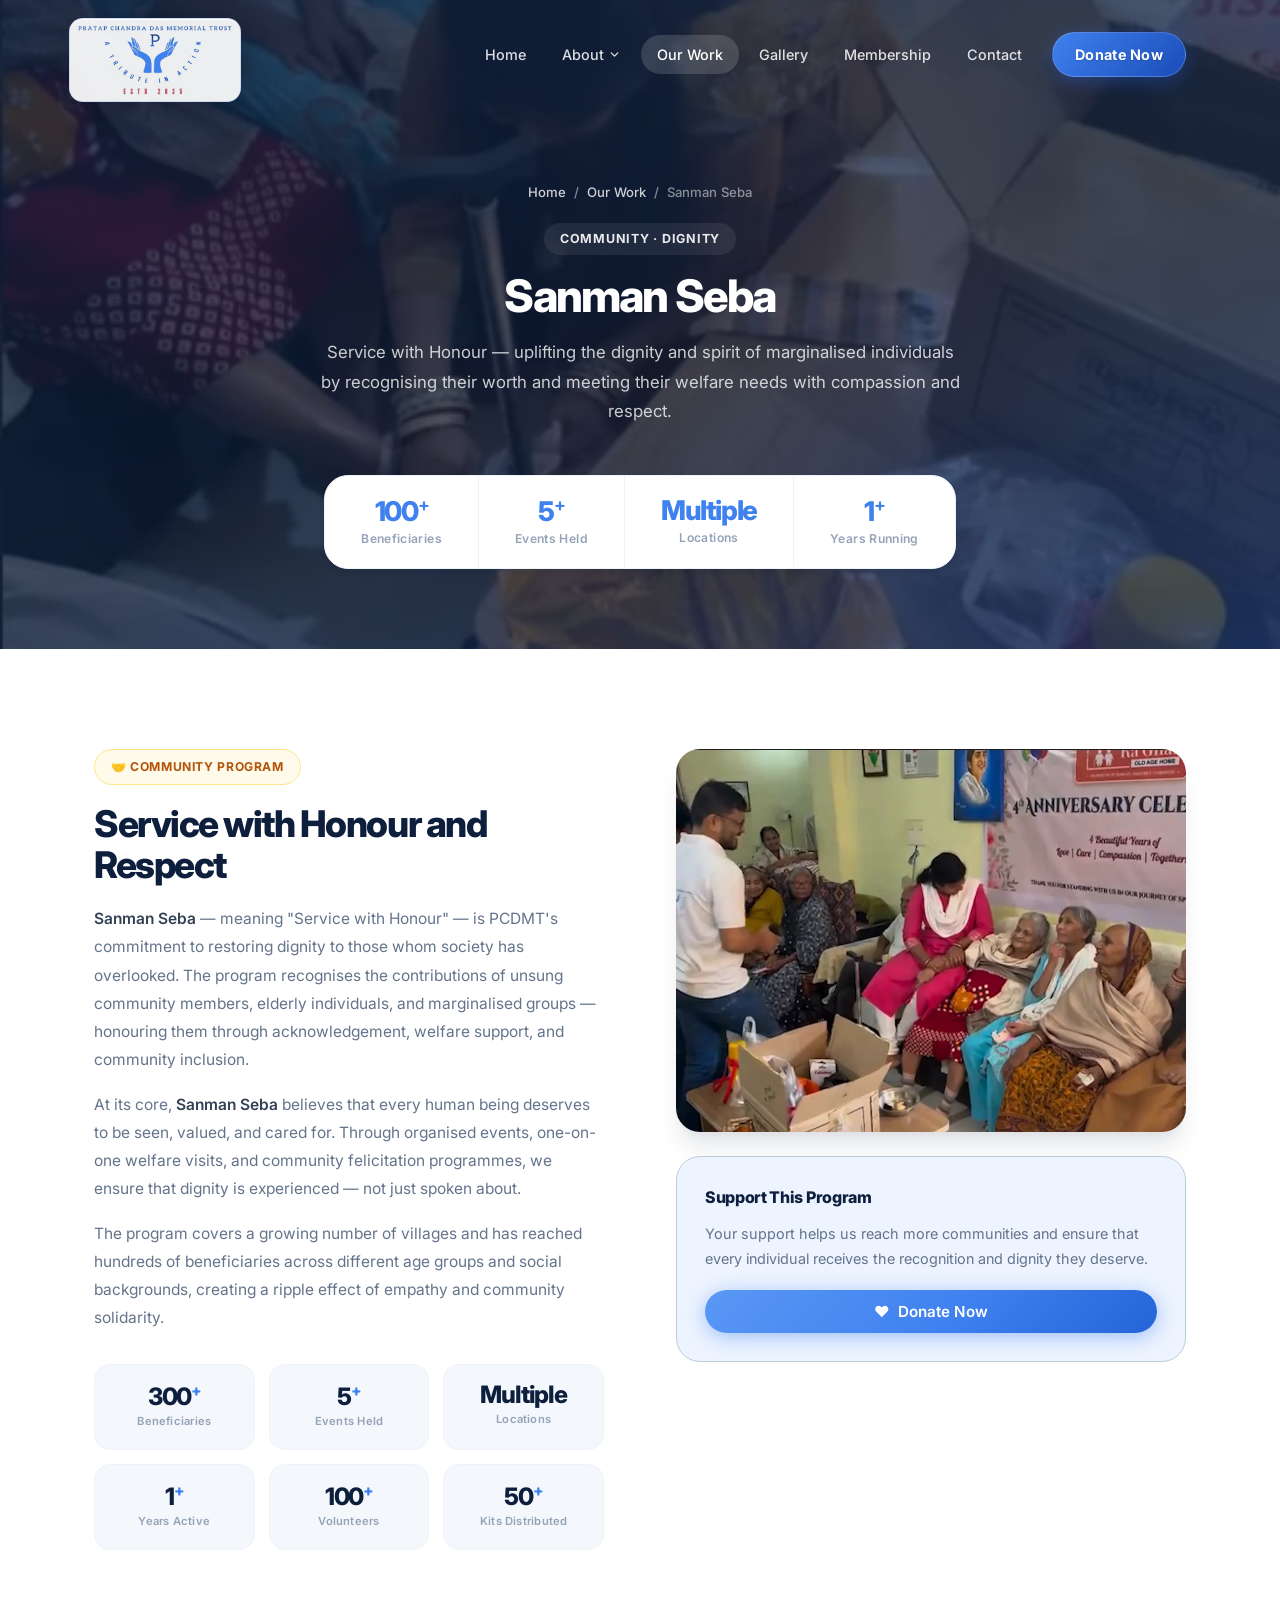
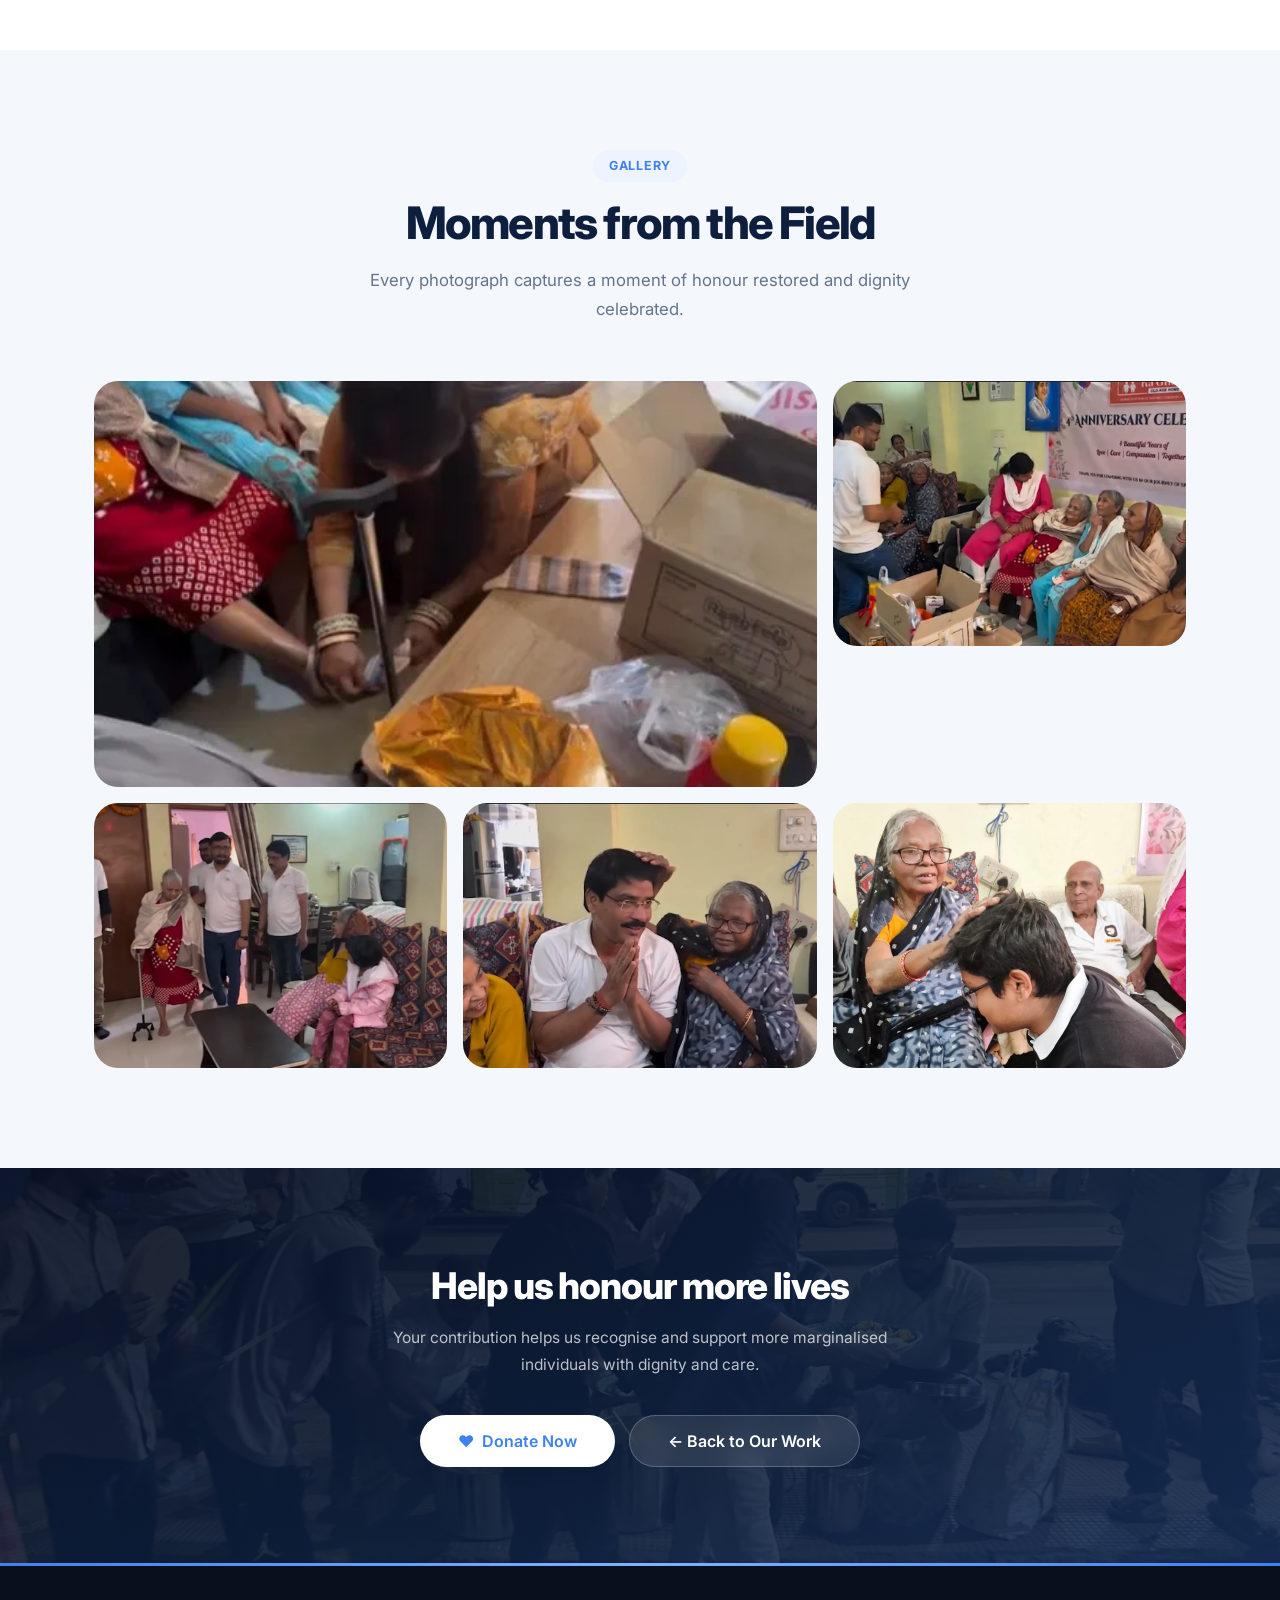
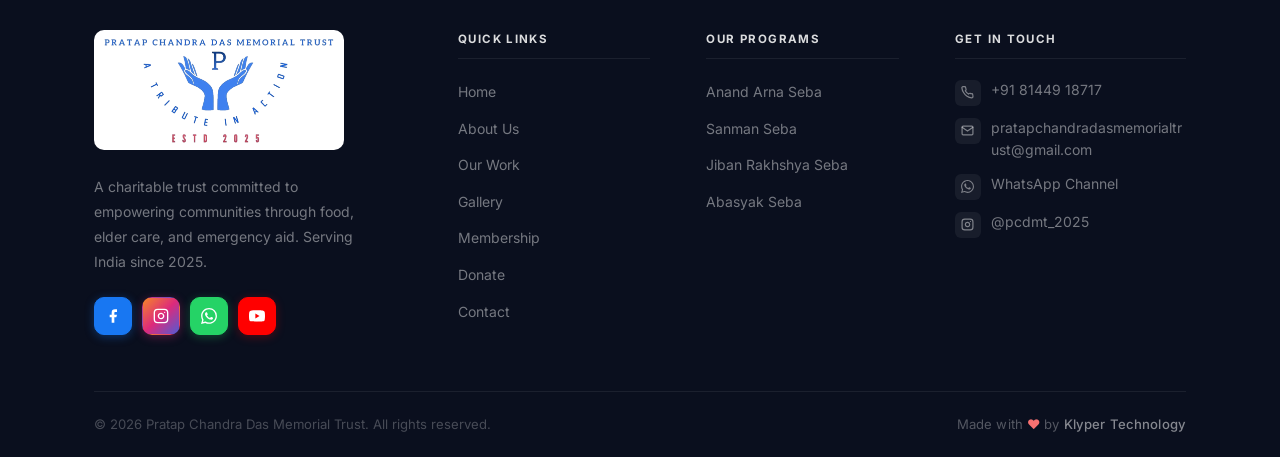
<file: sanman-seba.html>
﻿<!doctype html>
<html lang="en">
  <head>
    <meta charset="UTF-8" />
    <meta name="viewport" content="width=device-width, initial-scale=1.0" />
    <link rel="icon" href="images/favicon.ico" type="image/x-icon" />
    <meta
      name="description"
      content="Sanman Seba — PCDMT's community upliftment program honouring the dignity of marginalised individuals through welfare and care."
    />
    <meta property="og:title" content="Sanman Seba — Pratap Chandra Das Memorial Trust" />
    <title>Sanman Seba — Pratap Chandra Das Memorial Trust</title>
    <link rel="preconnect" href="https://fonts.googleapis.com" />
    <link rel="preconnect" href="https://fonts.gstatic.com" crossorigin />
    <link
      href="https://fonts.googleapis.com/css2?family=Inter:wght@300;400;500;600;700;800&family=Playfair+Display:ital,wght@0,600;0,700;1,600&display=swap"
      rel="stylesheet"
    />
    <link rel="stylesheet" href="css/style.css" />
  </head>
  <body class="has-hero-carousel">

    <!-- ===== NAVBAR ===== -->
    <nav class="navbar" id="navbar">
      <div class="nav-inner">
        <a href="index.html" class="nav-logo">
          <img src="images/pcdmt_transparent_bg_logo.png" alt="Pratap Chandra Das Memorial Trust" class="nav-logo-img nav-logo-full" />
          <img src="images/pcdmt_logo_small.png" alt="PCDMT" class="nav-logo-img nav-logo-small" />
        </a>
        <ul class="nav-links" id="navLinks">
          <li><a href="index.html">Home</a></li>
          <li class="nav-item-dropdown">
            <a href="#" role="button" aria-haspopup="true">About
              <svg class="nav-chevron" viewBox="0 0 24 24" fill="none" stroke="currentColor" stroke-width="2.5" stroke-linecap="round" stroke-linejoin="round" aria-hidden="true"><polyline points="6 9 12 15 18 9"/></svg>
            </a>
            <ul class="nav-dropdown">
              <li><a href="about-founder.html" class="nav-dropdown-link"><span class="nav-dropdown-icon" style="background:#fff7ed;">🙏</span>About Founder</a></li>
              <li><a href="about-organization.html" class="nav-dropdown-link"><span class="nav-dropdown-icon" style="background:#eff6ff;">🏛️</span>About Organization</a></li>
            </ul>
          </li>
          <li><a href="work.html" class="active">Our Work</a></li>
          <li><a href="gallery.html">Gallery</a></li>
          <li><a href="membership.html">Membership</a></li>
          <li><a href="contact.html">Contact</a></li>
          <li><a href="membership.html#donate" class="btn-nav">Donate Now</a></li>
        </ul>
        <button class="nav-toggle" id="navToggle" aria-label="Toggle navigation menu">
          <span></span>
          <span></span>
          <span></span>
        </button>
      </div>
    </nav>

    <!-- ===== PAGE HERO ===== -->
    <section class="prog-detail-hero" style="background-image: url('images/work_images/sanman_seba.webp');">
      <div class="container">
        <nav class="breadcrumb" aria-label="Breadcrumb">
          <a href="index.html">Home</a>
          <span>/</span>
          <a href="work.html">Our Work</a>
          <span>/</span>
          <span>Sanman Seba</span>
        </nav>
        <div class="section-tag">Community · Dignity</div>
        <h1 class="section-title">Sanman Seba</h1>
        <p class="section-subtitle">
          Service with Honour — uplifting the dignity and spirit of marginalised
          individuals by recognising their worth and meeting their welfare needs
          with compassion and respect.
        </p>
        <div class="prog-hero-stats">
          <div class="prog-hero-stat">
            <span class="prog-hs-num">100<sup>+</sup></span>
            <span class="prog-hs-label">Beneficiaries</span>
          </div>
          <div class="prog-hero-stat">
            <span class="prog-hs-num">5<sup>+</sup></span>
            <span class="prog-hs-label">Events Held</span>
          </div>
          <div class="prog-hero-stat">
            <span class="prog-hs-num">Multiple</span>
            <span class="prog-hs-label">Locations</span>
          </div>
          <div class="prog-hero-stat">
            <span class="prog-hs-num">1<sup>+</sup></span>
            <span class="prog-hs-label">Years Running</span>
          </div>
        </div>
      </div>
    </section>

    <!-- ===== PROGRAM DETAILS ===== -->
    <section class="prog-detail-body">
      <div class="container">
        <div class="prog-detail-grid">
          <div class="prog-detail-content">
            <div class="prog-about-tag">🤝 Community Program</div>
            <h2 class="prog-detail-title">Service with Honour and Respect</h2>
            <p class="prog-detail-text">
              <em>Sanman Seba</em> — meaning "Service with Honour" — is PCDMT's commitment to
              restoring dignity to those whom society has overlooked. The program recognises
              the contributions of unsung community members, elderly individuals, and
              marginalised groups — honouring them through acknowledgement, welfare support,
              and community inclusion.
            </p>
            <p class="prog-detail-text">
              At its core, <em>Sanman Seba</em> believes that every human being deserves to be
              seen, valued, and cared for. Through organised events, one-on-one welfare visits,
              and community felicitation programmes, we ensure that dignity is experienced — not
              just spoken about.
            </p>
            <p class="prog-detail-text">
              The program covers a growing number of villages and has reached hundreds of
              beneficiaries across different age groups and social backgrounds, creating a
              ripple effect of empathy and community solidarity.
            </p>
            <div class="prog-impacts">
              <div class="prog-impact-chip">
                <span class="pic-num">300<sup>+</sup></span>
                <span class="pic-label">Beneficiaries</span>
              </div>
              <div class="prog-impact-chip">
                <span class="pic-num">5<sup>+</sup></span>
                <span class="pic-label">Events Held</span>
              </div>
              <div class="prog-impact-chip">
                <span class="pic-num">Multiple</span>
                <span class="pic-label">Locations</span>
              </div>
              <div class="prog-impact-chip">
                <span class="pic-num">1<sup>+</sup></span>
                <span class="pic-label">Years Active</span>
              </div>
              <div class="prog-impact-chip">
                <span class="pic-num">100<sup>+</sup></span>
                <span class="pic-label">Volunteers</span>
              </div>
              <div class="prog-impact-chip">
                <span class="pic-num">50<sup>+</sup></span>
                <span class="pic-label">Kits Distributed</span>
              </div>
            </div>
          </div>

          <div class="prog-detail-side">
            <img
              src="images/work_images/sanman_seba/sanman_seba1.webp"
              alt="Sanman Seba community event"
              style="width:100%;border-radius:var(--radius-xl);box-shadow:var(--shadow-xl);object-fit:cover;aspect-ratio:4/3;"
              loading="lazy"
            />
            <div style="background:var(--primary-light);border:1px solid var(--primary-border);border-radius:var(--radius-xl);padding:28px;margin-top:24px;">
              <h4 style="font-size:1rem;font-weight:800;color:var(--gray-900);margin-bottom:12px;letter-spacing:-0.02em;">Support This Program</h4>
              <p style="font-size:0.9rem;color:var(--gray-500);line-height:1.72;margin-bottom:18px;">
                Your support helps us reach more communities and ensure that every individual
                receives the recognition and dignity they deserve.
              </p>
              <a href="membership.html#donate" class="btn btn-primary" style="width:100%;justify-content:center;">❤️&nbsp; Donate Now</a>
            </div>
          </div>
        </div>
      </div>
    </section>

    <!-- ===== PHOTO GALLERY ===== -->
    <section class="prog-gallery-section">
      <div class="container">
        <div class="text-center reveal">
          <div class="section-tag">Gallery</div>
          <h2 class="section-title">Moments from the Field</h2>
          <p class="section-subtitle">
            Every photograph captures a moment of honour restored and dignity celebrated.
          </p>
        </div>
        <div class="prog-gallery-grid">
          <div class="pg-item reveal">
            <img src="images/work_images/sanman_seba.webp" alt="Sanman Seba program" loading="lazy" />
          </div>
          <div class="pg-item reveal delay-1">
            <img src="images/work_images/sanman_seba/sanman_seba1.webp" alt="Community gathering" loading="lazy" />
          </div>
          <div class="pg-item reveal delay-2">
            <img src="images/work_images/sanman_seba/sanman_seba2.webp" alt="Welfare distribution" loading="lazy" />
          </div>
          <div class="pg-item reveal delay-3">
            <img src="images/work_images/sanman_seba/sanman_seba3.webp" alt="Relief activity" loading="lazy" />
          </div>
          <div class="pg-item reveal delay-3">
            <img src="images/work_images/sanman_seba/sanman_seba4.webp" alt="Relief activity" loading="lazy" />
          </div>
        </div>
      </div>
    </section>

    <!-- ===== CTA SECTION ===== -->
    <section class="prog-cta-section">
      <div class="container">
        <h2 class="prog-cta-title">Help us honour more lives</h2>
        <p class="prog-cta-subtitle">Your contribution helps us recognise and support more marginalised individuals with dignity and care.</p>
        <div class="prog-cta-btns">
          <a href="membership.html#donate" class="btn btn-white btn-lg">❤️&nbsp; Donate Now</a>
          <a href="work.html" class="btn btn-ghost-white btn-lg">← Back to Our Work</a>
        </div>
      </div>
    </section>

    <!-- ===== FOOTER ===== -->
    <footer class="footer">
      <!-- Top accent line -->
      <div class="footer-top-bar"></div>
      <div class="container">
        <div class="footer-grid">
          <div class="footer-brand">
            <a href="index.html" class="footer-logo-link">
              <img src="images/pcdmt_transparent_bg_logo.png" alt="Pratap Chandra Das Memorial Trust" class="footer-logo-img" />
            </a>
            <p class="footer-brand-desc">A charitable trust committed to empowering communities through food, elder care, and emergency aid. Serving India since 2025.</p>
            <div class="footer-social">
              <a href="https://www.facebook.com/share17rUGxSgM1/?mibextid=wwXlfr" class="social-link social-fb" target="_blank" rel="noopener noreferrer" aria-label="Facebook">
                <svg width="16" height="16" viewBox="0 0 24 24" fill="currentColor"><path d="M18 2h-3a5 5 0 0 0-5 5v3H7v4h3v8h4v-8h3l1-4h-4V7a1 1 0 0 1 1-1h3z"/></svg>
              </a>
              <a href="https://www.instagram.com/pcdmt_2025/?hl=en#" class="social-link social-ig" target="_blank" rel="noopener noreferrer" aria-label="Instagram @pcdmt_2025">
                <svg width="16" height="16" viewBox="0 0 24 24" fill="none" stroke="currentColor" stroke-width="2" stroke-linecap="round" stroke-linejoin="round"><rect x="2" y="2" width="20" height="20" rx="5" ry="5"/><path d="M16 11.37A4 4 0 1 1 12.63 8 4 4 0 0 1 16 11.37z"/><line x1="17.5" y1="6.5" x2="17.51" y2="6.5"/></svg>
              </a>
              <a href="https://whatsapp.com/channel/0029VbCTvtfFHWqAD6LrUH38" class="social-link social-wa" target="_blank" rel="noopener noreferrer" aria-label="WhatsApp Channel">
                <svg width="16" height="16" viewBox="0 0 24 24" fill="currentColor"><path d="M17.472 14.382c-.297-.149-1.758-.867-2.03-.967-.273-.099-.471-.148-.67.15-.197.297-.767.966-.94 1.164-.173.199-.347.223-.644.075-.297-.15-1.255-.463-2.39-1.475-.883-.788-1.48-1.761-1.653-2.059-.173-.297-.018-.458.13-.606.134-.133.298-.347.446-.52.149-.174.198-.298.298-.497.099-.198.05-.371-.025-.52-.075-.149-.669-1.612-.916-2.207-.242-.579-.487-.5-.669-.51-.173-.008-.371-.01-.57-.01-.198 0-.52.074-.792.372-.272.297-1.04 1.016-1.04 2.479 0 1.462 1.065 2.875 1.213 3.074.149.198 2.096 3.2 5.077 4.487.709.306 1.262.489 1.694.625.712.227 1.36.195 1.871.118.571-.085 1.758-.719 2.006-1.413.248-.694.248-1.289.173-1.413-.074-.124-.272-.198-.57-.347m-5.421 7.403h-.004a9.87 9.87 0 0 1-5.031-1.378l-.361-.214-3.741.982.998-3.648-.235-.374a9.86 9.86 0 0 1-1.51-5.26c.001-5.45 4.436-9.884 9.888-9.884 2.64 0 5.122 1.03 6.988 2.898a9.825 9.825 0 0 1 2.893 6.994c-.003 5.45-4.437 9.884-9.885 9.884m8.413-18.297A11.815 11.815 0 0 0 12.05 0C5.495 0 .16 5.335.157 11.892c0 2.096.547 4.142 1.588 5.945L.057 24l6.305-1.654a11.882 11.882 0 0 0 5.683 1.448h.005c6.554 0 11.89-5.335 11.893-11.893a11.821 11.821 0 0 0-3.48-8.413Z"/></svg>
              </a>
              <a href="https://www.youtube.com/@pcdmt" class="social-link social-yt" target="_blank" rel="noopener noreferrer" aria-label="YouTube">
                <svg width="16" height="16" viewBox="0 0 24 24" fill="currentColor"><path d="M23.498 6.186a3.016 3.016 0 0 0-2.122-2.136C19.505 3.545 12 3.545 12 3.545s-7.505 0-9.377.505A3.017 3.017 0 0 0 .502 6.186C0 8.07 0 12 0 12s0 3.93.502 5.814a3.016 3.016 0 0 0 2.122 2.136c1.871.505 9.376.505 9.376.505s7.505 0 9.377-.505a3.015 3.015 0 0 0 2.122-2.136C24 15.93 24 12 24 12s0-3.93-.502-5.814zM9.545 15.568V8.432L15.818 12l-6.273 3.568z"/></svg>
              </a>
            </div>
          </div>
          <div class="footer-col">
            <h4>Quick Links</h4>
            <ul>
              <li><a href="index.html">Home</a></li>
              <li><a href="about.html">About Us</a></li>
              <li><a href="work.html">Our Work</a></li>
              <li><a href="gallery.html">Gallery</a></li>
              <li><a href="membership.html">Membership</a></li>
              <li><a href="membership.html#donate">Donate</a></li>
              <li><a href="contact.html">Contact</a></li>
            </ul>
          </div>
          <div class="footer-col">
            <h4>Our Programs</h4>
             <ul>
              <li><a href="anand-arna-seba.html">Anand Arna Seba</a></li>
              <li><a href="sanman-seba.html">Sanman Seba</a></li>
              <li><a href="jiban-rakhshya-seba.html">Jiban Rakhshya Seba</a></li>
              <li><a href="blanket-distribution.html">Abasyak Seba</a></li>
            </ul>
          </div>
          <div class="footer-col">
            <h4>Get in Touch</h4>
            <ul class="footer-contact-list">
              <li>
                <span class="footer-contact-icon"><svg width="13" height="13" viewBox="0 0 24 24" fill="none" stroke="currentColor" stroke-width="2.2" stroke-linecap="round" stroke-linejoin="round"><path d="M22 16.92v3a2 2 0 0 1-2.18 2 19.79 19.79 0 0 1-8.63-3.07A19.5 19.5 0 0 1 4.69 12 19.79 19.79 0 0 1 1.63 3.47 2 2 0 0 1 3.6 1.27h3a2 2 0 0 1 2 1.72c.127.96.361 1.903.7 2.81a2 2 0 0 1-.45 2.11L7.91 8.91a16 16 0 0 0 6 6l.91-.91a2 2 0 0 1 2.11-.45c.907.339 1.85.573 2.81.7A2 2 0 0 1 21.73 16l.19.92z"/></svg></span>
                <a href="tel:+918144918717">+91 81449 18717</a>
              </li>
              <li>
                <span class="footer-contact-icon"><svg width="13" height="13" viewBox="0 0 24 24" fill="none" stroke="currentColor" stroke-width="2.2" stroke-linecap="round" stroke-linejoin="round"><path d="M4 4h16c1.1 0 2 .9 2 2v12c0 1.1-.9 2-2 2H4c-1.1 0-2-.9-2-2V6c0-1.1.9-2 2-2z"/><polyline points="22,6 12,13 2,6"/></svg></span>
                <a href="mailto:pratapchandradasmemorialtrust@gmail.com" class="footer-email-link">pratapchandradasmemorialtrust<wbr>@gmail.com</a>
              </li>
              <li>
                <span class="footer-contact-icon"><svg width="13" height="13" viewBox="0 0 24 24" fill="currentColor"><path d="M17.472 14.382c-.297-.149-1.758-.867-2.03-.967-.273-.099-.471-.148-.67.15-.197.297-.767.966-.94 1.164-.173.199-.347.223-.644.075-.297-.15-1.255-.463-2.39-1.475-.883-.788-1.48-1.761-1.653-2.059-.173-.297-.018-.458.13-.606.134-.133.298-.347.446-.52.149-.174.198-.298.298-.497.099-.198.05-.371-.025-.52-.075-.149-.669-1.612-.916-2.207-.242-.579-.487-.5-.669-.51-.173-.008-.371-.01-.57-.01-.198 0-.52.074-.792.372-.272.297-1.04 1.016-1.04 2.479 0 1.462 1.065 2.875 1.213 3.074.149.198 2.096 3.2 5.077 4.487.709.306 1.262.489 1.694.625.712.227 1.36.195 1.871.118.571-.085 1.758-.719 2.006-1.413.248-.694.248-1.289.173-1.413-.074-.124-.272-.198-.57-.347m-5.421 7.403h-.004a9.87 9.87 0 0 1-5.031-1.378l-.361-.214-3.741.982.998-3.648-.235-.374a9.86 9.86 0 0 1-1.51-5.26c.001-5.45 4.436-9.884 9.888-9.884 2.64 0 5.122 1.03 6.988 2.898a9.825 9.825 0 0 1 2.893 6.994c-.003 5.45-4.437 9.884-9.885 9.884m8.413-18.297A11.815 11.815 0 0 0 12.05 0C5.495 0 .16 5.335.157 11.892c0 2.096.547 4.142 1.588 5.945L.057 24l6.305-1.654a11.882 11.882 0 0 0 5.683 1.448h.005c6.554 0 11.89-5.335 11.893-11.893a11.821 11.821 0 0 0-3.48-8.413Z"/></svg></span>
                <a href="https://whatsapp.com/channel/0029VbCTvtfFHWqAD6LrUH38" target="_blank" rel="noopener noreferrer">WhatsApp Channel</a>
              </li>
              <li>
                <span class="footer-contact-icon"><svg width="13" height="13" viewBox="0 0 24 24" fill="none" stroke="currentColor" stroke-width="2.2" stroke-linecap="round" stroke-linejoin="round"><rect x="2" y="2" width="20" height="20" rx="5" ry="5"/><path d="M16 11.37A4 4 0 1 1 12.63 8 4 4 0 0 1 16 11.37z"/><line x1="17.5" y1="6.5" x2="17.51" y2="6.5"/></svg></span>
                <a href="https://www.instagram.com/pcdmt_2025/?hl=en#" target="_blank" rel="noopener noreferrer">@pcdmt_2025</a>
              </li>
            </ul>
          </div>
        </div>

         <!-- Footer bottom bar -->
        <div class="footer-bottom">
          <p>&copy; 2026 Pratap Chandra Das Memorial Trust. All rights reserved.</p>
          <div class="footer-credit">
            Made with <span class="footer-heart">&hearts;</span> by <a href="https://klypertechnology.com" target="_blank" rel="noopener">Klyper Technology</a>
          </div>
        </div>
      </div>
    </footer>

    <script src="js/main.js" defer></script>
  </body>
</html>
</file>
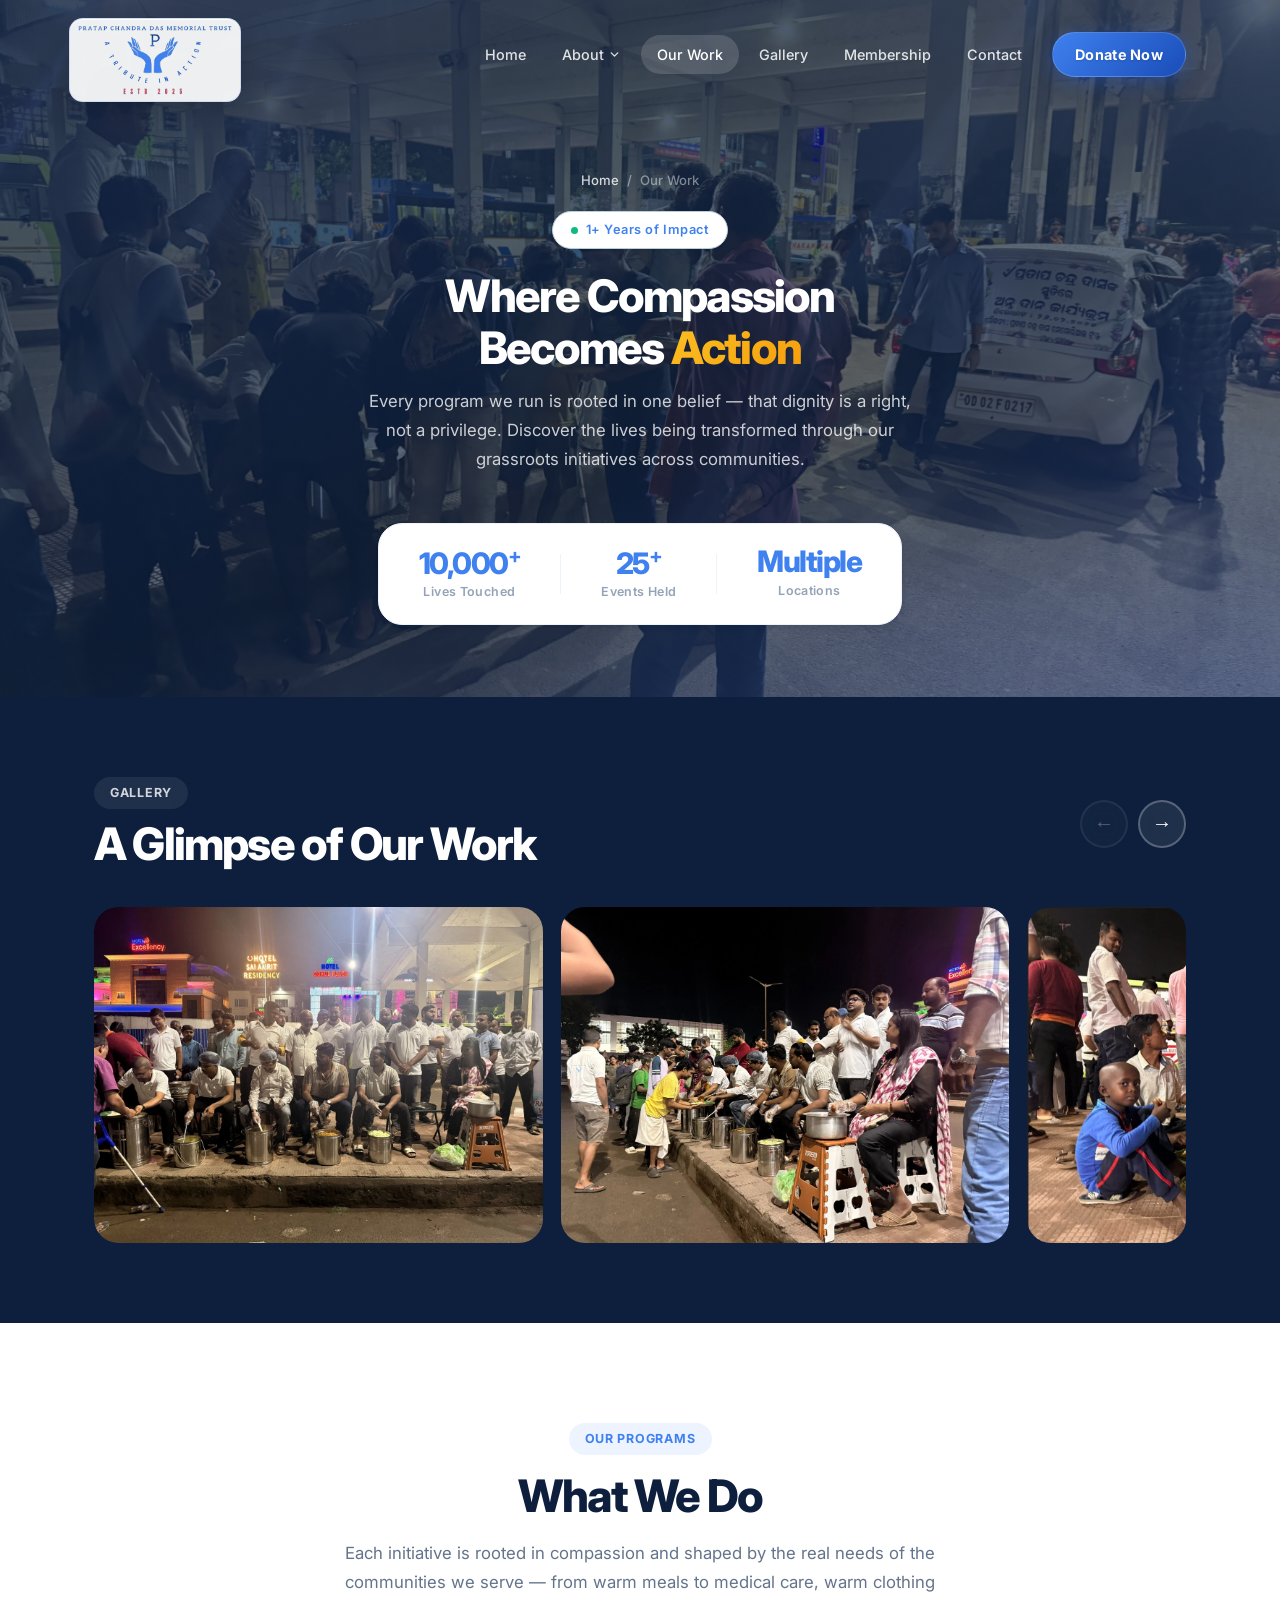
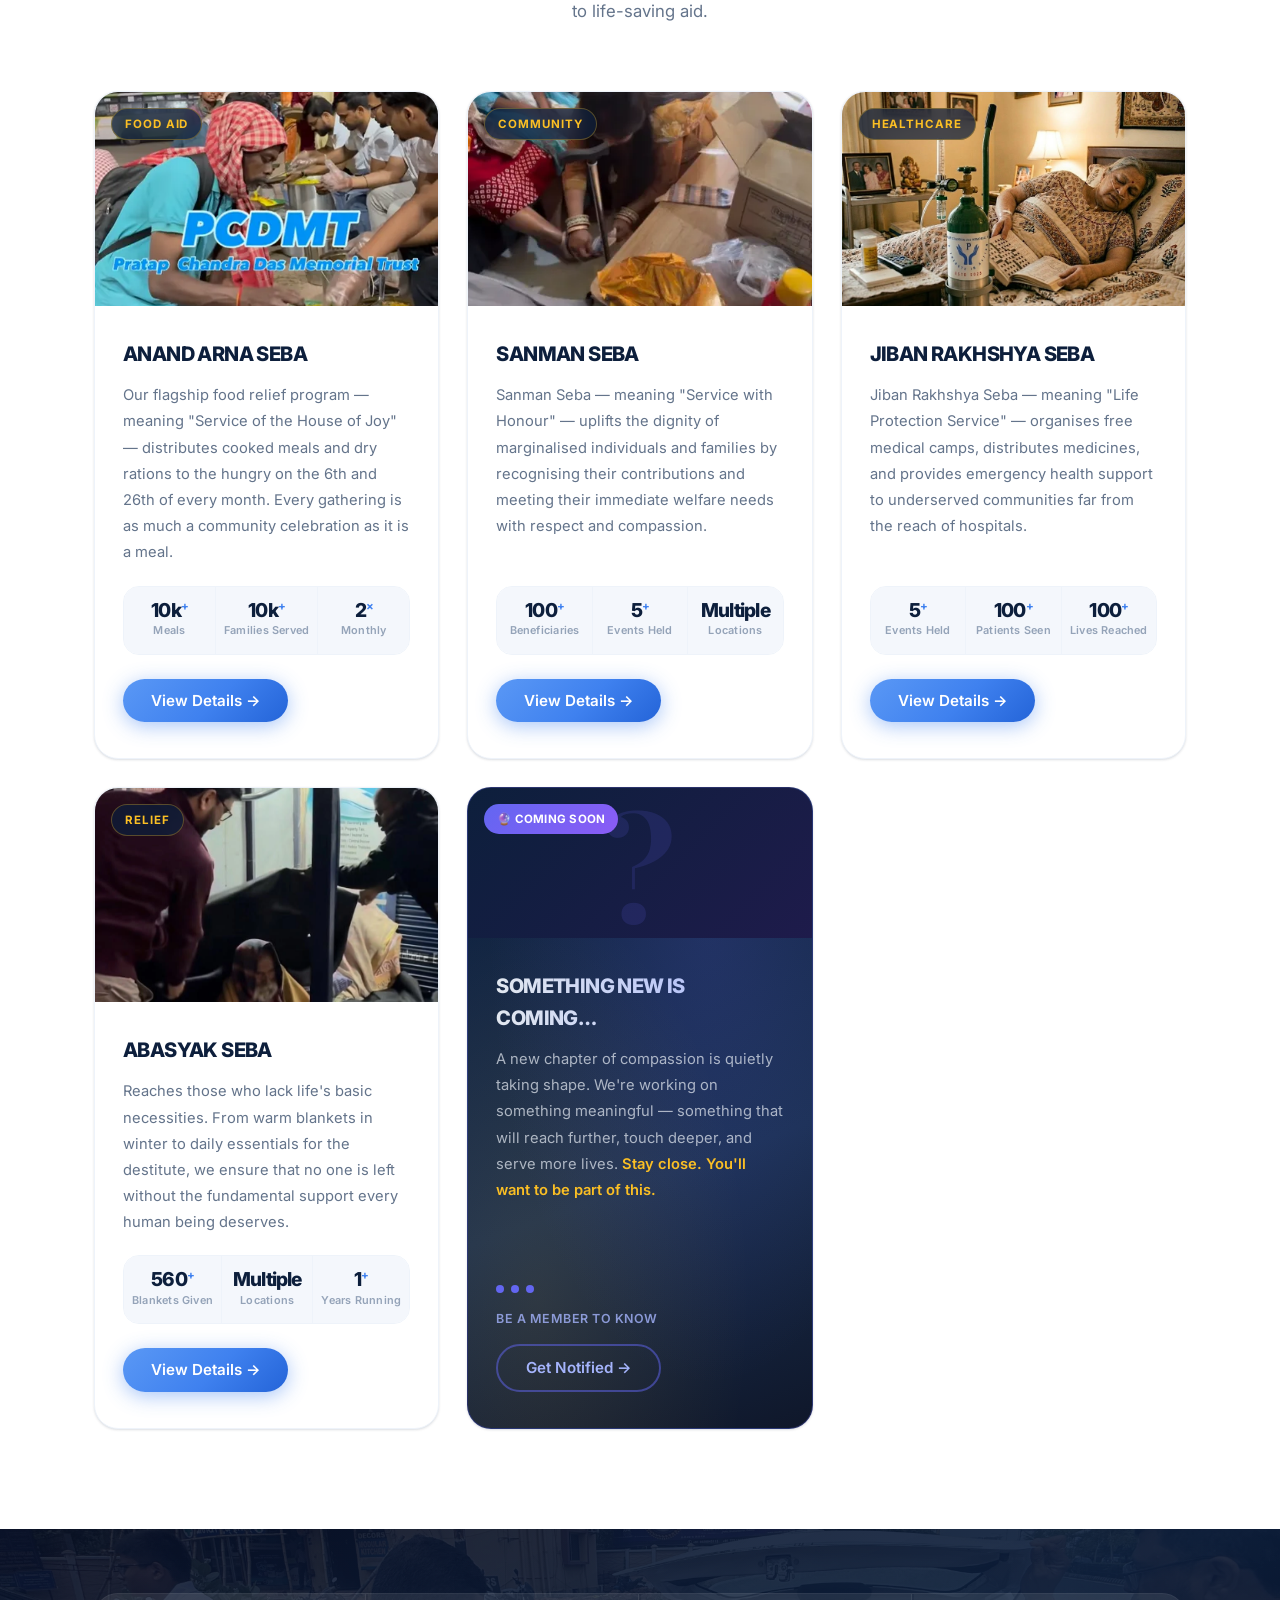
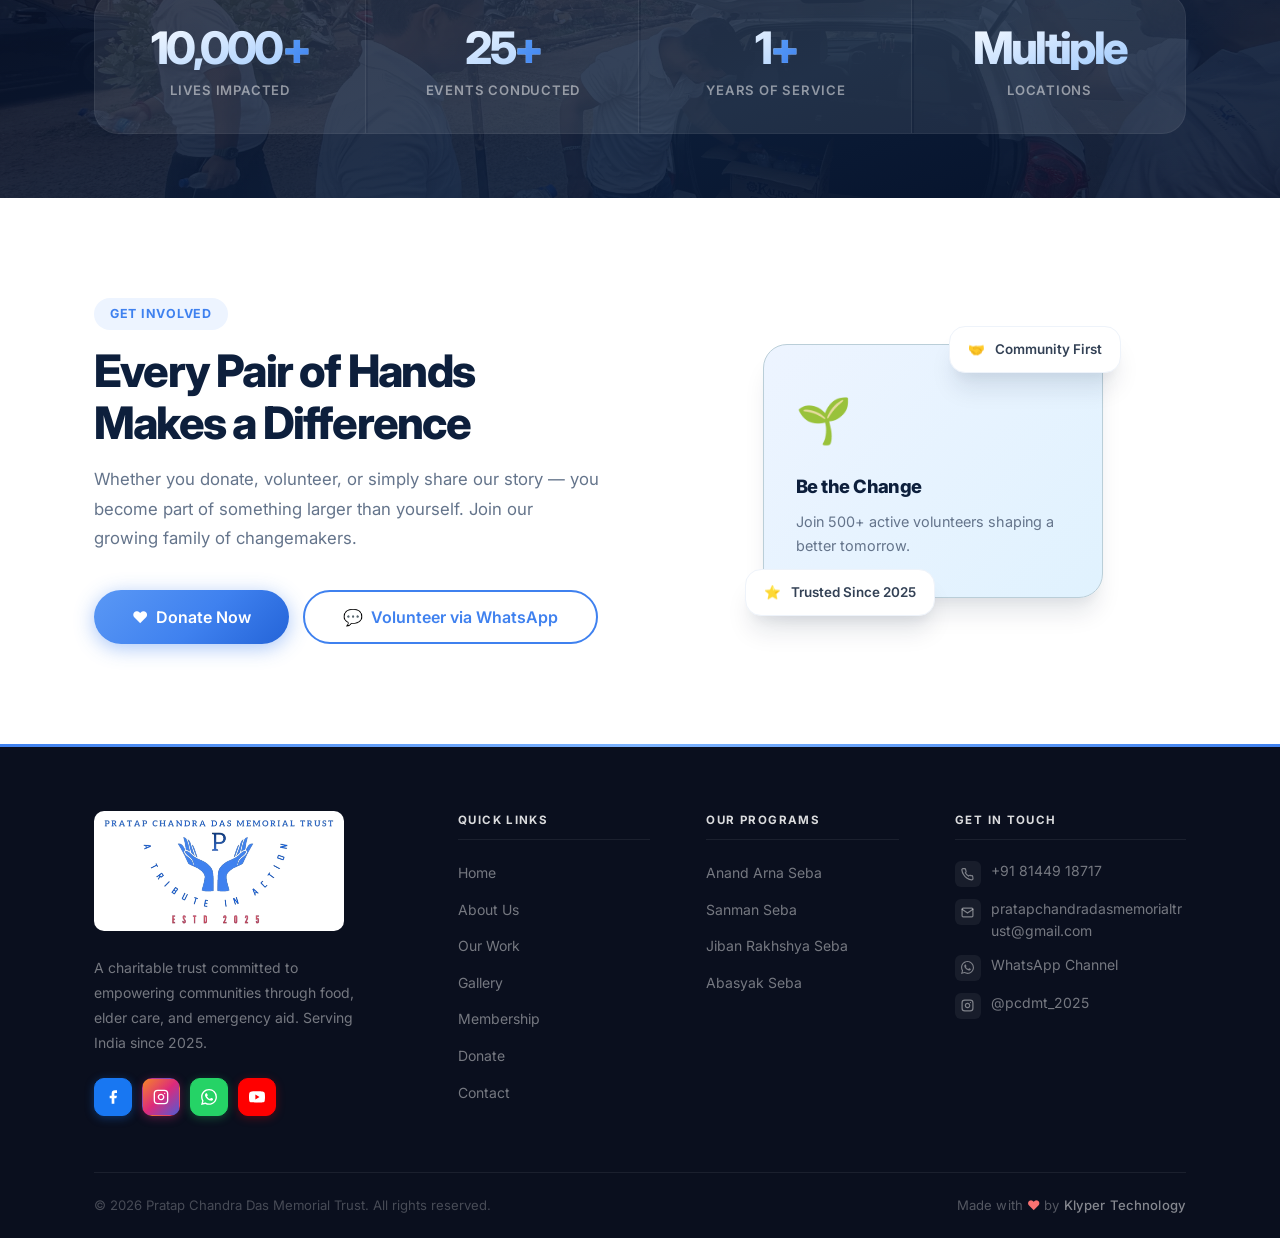
<file: work.html>
﻿<!doctype html>
<html lang="en">
  <head>
    <meta charset="UTF-8" />
    <meta name="viewport" content="width=device-width, initial-scale=1.0" />
    <link rel="icon" href="images/favicon.ico" type="image/x-icon" />
    <meta
      name="description"
      content="Explore the transformative programs of Pratap Chandra Das Memorial Trust — feeding the hungry, healing the sick, and lighting the path to education for thousands."
    />
    <meta property="og:title" content="Our Work — Pratap Chandra Das Memorial Trust" />
    <meta
      property="og:description"
      content="From daily food kitchens to free medical camps and education scholarships — see how Pratap Chandra Das Memorial Trust turns compassion into action."
    />
    <title>Our Work — Pratap Chandra Das Memorial Trust</title>
    <link rel="preconnect" href="https://fonts.googleapis.com" />
    <link rel="preconnect" href="https://fonts.gstatic.com" crossorigin />
    <link
      href="https://fonts.googleapis.com/css2?family=Inter:wght@300;400;500;600;700;800&family=Playfair+Display:ital,wght@0,600;0,700;1,600&display=swap"
      rel="stylesheet"
    />
    <link rel="stylesheet" href="css/style.css" />
  </head>
  <body class="has-hero-carousel">

    <!-- ===== NAVBAR ===== -->
    <nav class="navbar" id="navbar">
      <div class="nav-inner">
        <a href="index.html" class="nav-logo">
          <!-- Full logo — visible at top of hero -->
          <img src="images/pcdmt_transparent_bg_logo.png" alt="Pratap Chandra Das Memorial Trust" class="nav-logo-img nav-logo-full" />
          <!-- Small logo — fades in on scroll -->
          <img src="images/pcdmt_logo_small.png" alt="PCDMT" class="nav-logo-img nav-logo-small" />
        </a>
        <ul class="nav-links" id="navLinks">
          <li><a href="index.html">Home</a></li>
          <li class="nav-item-dropdown">
            <a href="#" role="button" aria-haspopup="true">About
              <svg class="nav-chevron" viewBox="0 0 24 24" fill="none" stroke="currentColor" stroke-width="2.5" stroke-linecap="round" stroke-linejoin="round" aria-hidden="true"><polyline points="6 9 12 15 18 9"/></svg>
            </a>
            <ul class="nav-dropdown">
              <li><a href="about-founder.html" class="nav-dropdown-link"><span class="nav-dropdown-icon" style="background:#fff7ed;">🙏</span>About Founder</a></li>
              <li><a href="about-organization.html" class="nav-dropdown-link"><span class="nav-dropdown-icon" style="background:#eff6ff;">🏛️</span>About Organization</a></li>
            </ul>
          </li>
          <li><a href="work.html" class="active">Our Work</a></li>
          <li><a href="gallery.html">Gallery</a></li>
          <li><a href="membership.html">Membership</a></li>
          <li><a href="contact.html">Contact</a></li>
          <li><a href="membership.html#donate" class="btn-nav">Donate Now</a></li>
        </ul>
        <button
          class="nav-toggle"
          id="navToggle"
          aria-label="Toggle navigation menu"
        >
          <span></span>
          <span></span>
          <span></span>
        </button>
      </div>
    </nav>

    <!-- ===== PAGE HERO ===== -->
    <section class="page-hero work-page-hero">
      <div class="container">
        <div class="breadcrumb">
          <a href="index.html">Home</a>
          <span>/</span>
          <span>Our Work</span>
        </div>
        <div class="work-hero-tag">
          <span class="dot"></span>
          1+ Years of Impact
        </div>
        <h1 class="section-title">
          Where Compassion<br />
          Becomes <span class="work-hero-accent">Action</span>
        </h1>
        <p class="section-subtitle">
          Every program we run is rooted in one belief — that dignity is a right,
          not a privilege. Discover the lives being transformed through our
          grassroots initiatives across communities.
        </p>
        <div class="work-hero-stats">
          <div class="work-hs-item">
            <span class="work-hs-num">10,000<sup>+</sup></span>
            <span class="work-hs-label">Lives Touched</span>
          </div>
          <div class="work-hs-divider"></div>
          <div class="work-hs-item">
            <span class="work-hs-num">25<sup>+</sup></span>
            <span class="work-hs-label">Events Held</span>
          </div>
          <div class="work-hs-divider"></div>
          <div class="work-hs-item">
            <span class="work-hs-num">Multiple</span>
            <span class="work-hs-label">Locations</span>
          </div>
        </div>
      </div>
    </section>

    <!-- ===== PHOTO GALLERY SLIDER ===== -->
    <section class="wg-section">
      <div class="container">
        <div class="wg-header">
          <div class="wg-header-left">
            <div class="section-tag">Gallery</div>
            <h2 class="section-title">A Glimpse of Our Work</h2>
          </div>
          <div class="wg-nav-btns">
            <button class="wg-btn" id="wgPrev" aria-label="Previous slide">&#8592;</button>
            <button class="wg-btn" id="wgNext" aria-label="Next slide">&#8594;</button>
          </div>
        </div>
        <div class="wg-slider-wrap">
          <div class="wg-track" id="wgTrack">
             <div class="wg-slide">
              <img src="images/work_images/anand_arna_seba/anand_arna_seba_4.webp" alt="Community service" loading="lazy" />
            </div>
             <div class="wg-slide">
              <img src="images/work_images/anand_arna_seba/anand_arna_seba_5.webp" alt="Community service" loading="lazy" />
            </div>
             <div class="wg-slide">
              <img src="images/work_images/anand_arna_seba/anand_arna_seba_6.webp" alt="Community service" loading="lazy" />
            </div>
            <div class="wg-slide">
              <img src="images/work_images/anand_arna_seba/anand_arna_seba_7.webp" alt="Community service" loading="lazy" />
            </div>
            <div class="wg-slide">
              <img src="images/work_images/img_1.webp" alt="Community service" loading="lazy" />
            </div>
            <div class="wg-slide">
              <img src="images/work_images/img_2.webp" alt="Volunteer activity" loading="lazy" />
            </div>
            <div class="wg-slide">
              <img src="images/work_images/img_4.webp" alt="Blanket distribution" loading="lazy" />
            </div>
            <div class="wg-slide">
              <img src="images/work_images/img_5.webp" alt="Healthcare camp" loading="lazy" />
            </div>
            <div class="wg-slide">
              <img src="images/work_images/img_8.webp" alt="Food distribution" loading="lazy" />
            </div>
            <div class="wg-slide">
              <img src="images/work_images/img_10.webp" alt="Community gathering" loading="lazy" />
            </div>
            <div class="wg-slide">
              <img src="images/work_images/mg_6.webp" alt="Relief work" loading="lazy" />
            </div>
          </div>
        </div>
      </div>
    </section>

    <!-- ===== OUR PROGRAMS ===== -->
    <section class="programs-section">
      <div class="container">
        <div class="text-center reveal">
          <div class="section-tag">Our Programs</div>
          <h2 class="section-title">What We Do</h2>
          <p class="section-subtitle">
            Each initiative is rooted in compassion and shaped by the real needs of the
            communities we serve — from warm meals to medical care, warm clothing to
            life-saving aid.
          </p>
        </div>

        <div class="programs-grid">

          <!-- ANAND ARNA SEBA -->
          <article class="prog-card reveal">
            <div class="prog-card-img">
              <img src="images/work_images/anand_arna_seba.webp" alt="Anand Arna Seba — Food Distribution" loading="lazy" />
              <span class="prog-card-badge">Food Aid</span>
            </div>
            <div class="prog-card-body">
              <h3 class="prog-card-title">Anand Arna Seba</h3>
              <p class="prog-card-desc">
                Our flagship food relief program — meaning "Service of the House of Joy" — distributes
                cooked meals and dry rations to the hungry on the 6th and 26th of every month.
                Every gathering is as much a community celebration as it is a meal.
              </p>
              <div class="prog-stats">
                <div class="prog-stat">
                  <span class="prog-stat-num">10k<sup>+</sup></span>
                  <span class="prog-stat-label">Meals</span>
                </div>
                <div class="prog-stat">
                  <span class="prog-stat-num">10k<sup>+</sup></span>
                  <span class="prog-stat-label">Families Served</span>
                </div>
                <div class="prog-stat">
                  <span class="prog-stat-num">2<sup>×</sup></span>
                  <span class="prog-stat-label">Monthly</span>
                </div>
              </div>
              <a href="anand-arna-seba.html" class="btn btn-primary prog-card-cta">View Details &rarr;</a>
            </div>
          </article>

          <!-- SANMAN SEBA -->
          <article class="prog-card reveal delay-1">
            <div class="prog-card-img">
              <img src="images/work_images/sanman_seba.webp" alt="Sanman Seba — Honour and Respect" loading="lazy" />
              <span class="prog-card-badge">Community</span>
            </div>
            <div class="prog-card-body">
              <h3 class="prog-card-title">Sanman Seba</h3>
              <p class="prog-card-desc">
                Sanman Seba — meaning "Service with Honour" — uplifts the dignity of
                marginalised individuals and families by recognising their contributions and
                meeting their immediate welfare needs with respect and compassion.
              </p>
              <div class="prog-stats">
                <div class="prog-stat">
                  <span class="prog-stat-num">100<sup>+</sup></span>
                  <span class="prog-stat-label">Beneficiaries</span>
                </div>
                <div class="prog-stat">
                  <span class="prog-stat-num">5<sup>+</sup></span>
                  <span class="prog-stat-label">Events Held</span>
                </div>
                <div class="prog-stat">
                  <span class="prog-stat-num">Multiple</span>
                  <span class="prog-stat-label">Locations</span>
                </div>
              </div>
              <a href="sanman-seba.html" class="btn btn-primary prog-card-cta">View Details &rarr;</a>
            </div>
          </article>

          <!-- JIBAN RAKHSHYA SEBA -->
          <article class="prog-card reveal delay-2">
            <div class="prog-card-img">
              <img src="images/work_images/jiban_rakhsya_seba/jiban_rakhsya_seba_cover_img.webp" alt="Jiban Rakhshya Seba — Life-Saving Aid" loading="lazy" />
              <span class="prog-card-badge">Healthcare</span>
            </div>
            <div class="prog-card-body">
              <h3 class="prog-card-title">Jiban Rakhshya Seba</h3>
              <p class="prog-card-desc">
                Jiban Rakhshya Seba — meaning "Life Protection Service" — organises free medical
                camps, distributes medicines, and provides emergency health support 
                to underserved communities far from the reach of hospitals.
              </p>
              <div class="prog-stats">
                <div class="prog-stat">
                  <span class="prog-stat-num">5<sup>+</sup></span>
                  <span class="prog-stat-label">Events Held</span>
                </div>
                <div class="prog-stat">
                  <span class="prog-stat-num">100<sup>+</sup></span>
                  <span class="prog-stat-label">Patients Seen</span>
                </div>
                <div class="prog-stat">
                  <span class="prog-stat-num">100<sup>+</sup></span>
                  <span class="prog-stat-label">Lives Reached</span>
                </div>
              </div>
              <a href="jiban-rakhshya-seba.html" class="btn btn-primary prog-card-cta">View Details &rarr;</a>
            </div>
          </article>

          <!-- ABASYAK SEBA -->
          <article class="prog-card reveal delay-3">
            <div class="prog-card-img">
              <img src="images/work_images/blanket_distribution/blanket_distribution_4.webp" alt="Abasyak Seba — Blanket Distribution" loading="lazy" />
              <span class="prog-card-badge">Relief</span>
            </div>
            <div class="prog-card-body">
              <h3 class="prog-card-title">Abasyak Seba</h3>
              <p class="prog-card-desc">
                Reaches those who lack life's basic necessities. From warm blankets in winter to daily essentials
                for the destitute, we ensure that no one is left without the fundamental support
                every human being deserves.
              </p>
              <div class="prog-stats">
                <div class="prog-stat">
                  <span class="prog-stat-num">560<sup>+</sup></span>
                  <span class="prog-stat-label">Blankets Given</span>
                </div>
                <div class="prog-stat">
                  <span class="prog-stat-num">Multiple</span>
                  <span class="prog-stat-label">Locations</span>
                </div>
                <div class="prog-stat">
                  <span class="prog-stat-num">1<sup>+</sup></span>
                  <span class="prog-stat-label">Years Running</span>
                </div>
              </div>
              <a href="blanket-distribution.html" class="btn btn-primary prog-card-cta">View Details &rarr;</a>
            </div>
          </article>

          <!-- COMING SOON -->
          <article class="prog-card prog-card--coming-soon reveal delay-4">
            <div class="prog-card-img prog-cs-img-wrap">
              <div class="prog-cs-bg">
                <span class="prog-cs-question">?</span>
              </div>
              <span class="prog-card-badge prog-cs-badge">🔮 Coming Soon</span>
            </div>
            <div class="prog-card-body">
              <h3 class="prog-card-title prog-cs-title">Something New Is Coming…</h3>
              <p class="prog-card-desc prog-cs-desc">
                A new chapter of compassion is quietly taking shape. We're working on
                something meaningful — something that will reach further, touch deeper,
                and serve more lives. <strong>Stay close. You'll want to be part of this.</strong>
              </p>
              <div class="prog-cs-dots">
                <span></span><span></span><span></span>
              </div>
              <div class="prog-cs-cta-wrap">
                <span class="prog-cs-hint">Be a member to know</span>
                <a href="membership.html" class="btn btn-outline prog-card-cta">Get Notified →</a>
              </div>
            </div>
          </article>

        </div>
      </div>
    </section>

    <!-- ===== IMPACT NUMBERS BAR ===== -->
    <section class="stats-bar">
      <div class="stats-bg-image"></div>
      <div class="stats-overlay"></div>
      <div class="container">
        <div class="stats-grid">
          <div class="stat-item reveal">
            <div class="stat-value">10,000<span class="accent">+</span></div>
            <div class="stat-desc">Lives Impacted</div>
          </div>
          <div class="stat-item reveal delay-1">
            <div class="stat-value">25<span class="accent">+</span></div>
            <div class="stat-desc">Events Conducted</div>
          </div>
          <div class="stat-item reveal delay-2">
            <div class="stat-value">1<span class="accent">+</span></div>
            <div class="stat-desc">Years of Service</div>
          </div>
          <div class="stat-item reveal delay-3">
            <div class="stat-value">Multiple</div>
            <div class="stat-desc">Locations</div>
          </div>
        </div>
      </div>
    </section>

    <!-- ===== VOLUNTEER STRIP ===== -->
    <section class="volunteer-strip">
      <div class="container">
        <div class="vs-inner reveal">
          <div class="vs-text">
            <div class="section-tag">Get Involved</div>
            <h2 class="section-title">
              Every Pair of Hands<br />Makes a Difference
            </h2>
            <p class="section-subtitle">
              Whether you donate, volunteer, or simply share our story — you
              become part of something larger than yourself. Join our growing
              family of changemakers.
            </p>
            <div class="vs-buttons">
              <a href="membership.html#donate" class="btn btn-primary btn-lg">❤️&nbsp; Donate Now</a>
              <a
                href="https://wa.me/919999999999?text=Hi%20I%20want%20to%20volunteer%20with%20PCDMT%20Foundation"
                target="_blank"
                rel="noopener noreferrer"
                class="btn btn-outline btn-lg"
              >💬&nbsp; Volunteer via WhatsApp</a>
            </div>
          </div>
          <div class="vs-visual">
            <div class="vs-card-stack">
              <div class="vs-big-card">
                <span class="vs-big-icon">🌱</span>
                <h4>Be the Change</h4>
                <p>Join 500+ active volunteers shaping a better tomorrow.</p>
              </div>
              <div class="vs-mini-card vc-top">
                <span>🤝</span>
                <span>Community First</span>
              </div>
              <div class="vs-mini-card vc-bottom">
                <span>⭐</span>
                <span>Trusted Since 2025</span>
              </div>
            </div>
          </div>
        </div>
      </div>
    </section>

    <!-- ===== FOOTER ===== -->
    <footer class="footer">
      <!-- Top accent line -->
      <div class="footer-top-bar"></div>
      <div class="container">
        <div class="footer-grid">
          <div class="footer-brand">
            <a href="index.html" class="footer-logo-link">
              <img src="images/pcdmt_transparent_bg_logo.png" alt="Pratap Chandra Das Memorial Trust" class="footer-logo-img" />
            </a>
            <p class="footer-brand-desc">A charitable trust committed to empowering communities through food, elder care, and emergency aid. Serving India since 2025.</p>
            <div class="footer-social">
              <a href="https://www.facebook.com/share17rUGxSgM1/?mibextid=wwXlfr" class="social-link social-fb" target="_blank" rel="noopener noreferrer" aria-label="Facebook">
                <svg width="16" height="16" viewBox="0 0 24 24" fill="currentColor"><path d="M18 2h-3a5 5 0 0 0-5 5v3H7v4h3v8h4v-8h3l1-4h-4V7a1 1 0 0 1 1-1h3z"/></svg>
              </a>
              <a href="https://www.instagram.com/pcdmt_2025/?hl=en#" class="social-link social-ig" target="_blank" rel="noopener noreferrer" aria-label="Instagram @pcdmt_2025">
                <svg width="16" height="16" viewBox="0 0 24 24" fill="none" stroke="currentColor" stroke-width="2" stroke-linecap="round" stroke-linejoin="round"><rect x="2" y="2" width="20" height="20" rx="5" ry="5"/><path d="M16 11.37A4 4 0 1 1 12.63 8 4 4 0 0 1 16 11.37z"/><line x1="17.5" y1="6.5" x2="17.51" y2="6.5"/></svg>
              </a>
              <a href="https://whatsapp.com/channel/0029VbCTvtfFHWqAD6LrUH38" class="social-link social-wa" target="_blank" rel="noopener noreferrer" aria-label="WhatsApp Channel">
                <svg width="16" height="16" viewBox="0 0 24 24" fill="currentColor"><path d="M17.472 14.382c-.297-.149-1.758-.867-2.03-.967-.273-.099-.471-.148-.67.15-.197.297-.767.966-.94 1.164-.173.199-.347.223-.644.075-.297-.15-1.255-.463-2.39-1.475-.883-.788-1.48-1.761-1.653-2.059-.173-.297-.018-.458.13-.606.134-.133.298-.347.446-.52.149-.174.198-.298.298-.497.099-.198.05-.371-.025-.52-.075-.149-.669-1.612-.916-2.207-.242-.579-.487-.5-.669-.51-.173-.008-.371-.01-.57-.01-.198 0-.52.074-.792.372-.272.297-1.04 1.016-1.04 2.479 0 1.462 1.065 2.875 1.213 3.074.149.198 2.096 3.2 5.077 4.487.709.306 1.262.489 1.694.625.712.227 1.36.195 1.871.118.571-.085 1.758-.719 2.006-1.413.248-.694.248-1.289.173-1.413-.074-.124-.272-.198-.57-.347m-5.421 7.403h-.004a9.87 9.87 0 0 1-5.031-1.378l-.361-.214-3.741.982.998-3.648-.235-.374a9.86 9.86 0 0 1-1.51-5.26c.001-5.45 4.436-9.884 9.888-9.884 2.64 0 5.122 1.03 6.988 2.898a9.825 9.825 0 0 1 2.893 6.994c-.003 5.45-4.437 9.884-9.885 9.884m8.413-18.297A11.815 11.815 0 0 0 12.05 0C5.495 0 .16 5.335.157 11.892c0 2.096.547 4.142 1.588 5.945L.057 24l6.305-1.654a11.882 11.882 0 0 0 5.683 1.448h.005c6.554 0 11.89-5.335 11.893-11.893a11.821 11.821 0 0 0-3.48-8.413Z"/></svg>
              </a>
              <a href="https://www.youtube.com/@pcdmt" class="social-link social-yt" target="_blank" rel="noopener noreferrer" aria-label="YouTube">
                <svg width="16" height="16" viewBox="0 0 24 24" fill="currentColor"><path d="M23.498 6.186a3.016 3.016 0 0 0-2.122-2.136C19.505 3.545 12 3.545 12 3.545s-7.505 0-9.377.505A3.017 3.017 0 0 0 .502 6.186C0 8.07 0 12 0 12s0 3.93.502 5.814a3.016 3.016 0 0 0 2.122 2.136c1.871.505 9.376.505 9.376.505s7.505 0 9.377-.505a3.015 3.015 0 0 0 2.122-2.136C24 15.93 24 12 24 12s0-3.93-.502-5.814zM9.545 15.568V8.432L15.818 12l-6.273 3.568z"/></svg>
              </a>
            </div>
          </div>
          <div class="footer-col">
            <h4>Quick Links</h4>
            <ul>
              <li><a href="index.html">Home</a></li>
              <li><a href="about.html">About Us</a></li>
              <li><a href="work.html">Our Work</a></li>
              <li><a href="gallery.html">Gallery</a></li>
              <li><a href="membership.html">Membership</a></li>
              <li><a href="membership.html#donate">Donate</a></li>
              <li><a href="contact.html">Contact</a></li>
            </ul>
          </div>
          <div class="footer-col">
            <h4>Our Programs</h4>
             <ul>
              <li><a href="anand-arna-seba.html">Anand Arna Seba</a></li>
              <li><a href="sanman-seba.html">Sanman Seba</a></li>
              <li><a href="jiban-rakhshya-seba.html">Jiban Rakhshya Seba</a></li>
              <li><a href="blanket-distribution.html">Abasyak Seba</a></li>
            </ul>
          </div>
          <div class="footer-col">
            <h4>Get in Touch</h4>
            <ul class="footer-contact-list">
              <li>
                <span class="footer-contact-icon"><svg width="13" height="13" viewBox="0 0 24 24" fill="none" stroke="currentColor" stroke-width="2.2" stroke-linecap="round" stroke-linejoin="round"><path d="M22 16.92v3a2 2 0 0 1-2.18 2 19.79 19.79 0 0 1-8.63-3.07A19.5 19.5 0 0 1 4.69 12 19.79 19.79 0 0 1 1.63 3.47 2 2 0 0 1 3.6 1.27h3a2 2 0 0 1 2 1.72c.127.96.361 1.903.7 2.81a2 2 0 0 1-.45 2.11L7.91 8.91a16 16 0 0 0 6 6l.91-.91a2 2 0 0 1 2.11-.45c.907.339 1.85.573 2.81.7A2 2 0 0 1 21.73 16l.19.92z"/></svg></span>
                <a href="tel:+918144918717">+91 81449 18717</a>
              </li>
              <li>
                <span class="footer-contact-icon"><svg width="13" height="13" viewBox="0 0 24 24" fill="none" stroke="currentColor" stroke-width="2.2" stroke-linecap="round" stroke-linejoin="round"><path d="M4 4h16c1.1 0 2 .9 2 2v12c0 1.1-.9 2-2 2H4c-1.1 0-2-.9-2-2V6c0-1.1.9-2 2-2z"/><polyline points="22,6 12,13 2,6"/></svg></span>
                <a href="mailto:pratapchandradasmemorialtrust@gmail.com" class="footer-email-link">pratapchandradasmemorialtrust<wbr>@gmail.com</a>
              </li>
              <li>
                <span class="footer-contact-icon"><svg width="13" height="13" viewBox="0 0 24 24" fill="currentColor"><path d="M17.472 14.382c-.297-.149-1.758-.867-2.03-.967-.273-.099-.471-.148-.67.15-.197.297-.767.966-.94 1.164-.173.199-.347.223-.644.075-.297-.15-1.255-.463-2.39-1.475-.883-.788-1.48-1.761-1.653-2.059-.173-.297-.018-.458.13-.606.134-.133.298-.347.446-.52.149-.174.198-.298.298-.497.099-.198.05-.371-.025-.52-.075-.149-.669-1.612-.916-2.207-.242-.579-.487-.5-.669-.51-.173-.008-.371-.01-.57-.01-.198 0-.52.074-.792.372-.272.297-1.04 1.016-1.04 2.479 0 1.462 1.065 2.875 1.213 3.074.149.198 2.096 3.2 5.077 4.487.709.306 1.262.489 1.694.625.712.227 1.36.195 1.871.118.571-.085 1.758-.719 2.006-1.413.248-.694.248-1.289.173-1.413-.074-.124-.272-.198-.57-.347m-5.421 7.403h-.004a9.87 9.87 0 0 1-5.031-1.378l-.361-.214-3.741.982.998-3.648-.235-.374a9.86 9.86 0 0 1-1.51-5.26c.001-5.45 4.436-9.884 9.888-9.884 2.64 0 5.122 1.03 6.988 2.898a9.825 9.825 0 0 1 2.893 6.994c-.003 5.45-4.437 9.884-9.885 9.884m8.413-18.297A11.815 11.815 0 0 0 12.05 0C5.495 0 .16 5.335.157 11.892c0 2.096.547 4.142 1.588 5.945L.057 24l6.305-1.654a11.882 11.882 0 0 0 5.683 1.448h.005c6.554 0 11.89-5.335 11.893-11.893a11.821 11.821 0 0 0-3.48-8.413Z"/></svg></span>
                <a href="https://whatsapp.com/channel/0029VbCTvtfFHWqAD6LrUH38" target="_blank" rel="noopener noreferrer">WhatsApp Channel</a>
              </li>
              <li>
                <span class="footer-contact-icon"><svg width="13" height="13" viewBox="0 0 24 24" fill="none" stroke="currentColor" stroke-width="2.2" stroke-linecap="round" stroke-linejoin="round"><rect x="2" y="2" width="20" height="20" rx="5" ry="5"/><path d="M16 11.37A4 4 0 1 1 12.63 8 4 4 0 0 1 16 11.37z"/><line x1="17.5" y1="6.5" x2="17.51" y2="6.5"/></svg></span>
                <a href="https://www.instagram.com/pcdmt_2025/?hl=en#" target="_blank" rel="noopener noreferrer">@pcdmt_2025</a>
              </li>
            </ul>
          </div>
        </div>

         <!-- Footer bottom bar -->
        <div class="footer-bottom">
          <p>&copy; 2026 Pratap Chandra Das Memorial Trust. All rights reserved.</p>
          <div class="footer-credit">
            Made with <span class="footer-heart">&hearts;</span> by <a href="https://klypertechnology.com" target="_blank" rel="noopener">Klyper Technology</a>
          </div>
        </div>
      </div>
    </footer>

    <script src="js/main.js" defer></script>
  </body>
</html>
</file>
<file: css/style.css>
/* =============================================
   Pratap Chandra Das Memorial Trust — Design System
   ============================================= */

@import url('https://fonts.googleapis.com/css2?family=Inter:wght@300;400;500;600;700;800&family=Playfair+Display:ital,wght@0,600;0,700;1,600&display=swap');

/* =============================================
   CSS CUSTOM PROPERTIES
   ============================================= */
:root {
  /* ── Logo-extracted primary blue (#3f81ef) ── */
  --primary:          #3f81ef;   /* Logo blue — brand match        */
  --primary-dark:     #2464D8;   /* Richer hover shade             */
  --primary-deeper:   #1A4DB8;   /* Deep authority                 */
  --primary-light:    #EDF4FF;   /* Very light tint                */
  --primary-border:   #BACED8;   /* Subtle border                  */

  /* ── Deep Navy (premium anchor) ── */
  --navy:             #0D1F3C;   /* Rich body text / dark sections */
  --navy-mid:         #1B3563;   /* Mid-depth backgrounds          */

  /* ── Royal Gold (prestige accent) ── */
  --gold:             #C9922A;
  --gold-dark:        #A87420;
  --gold-light:       #FBF4E3;
  --gold-border:      #E5CC8A;

  /* ── Semantic ── */
  --success:          #10B981;
  --success-light:    #ECFDF5;

  /* ── Neutral scale ── */
  --white:            #FFFFFF;
  --cream:            #F8FAFD;
  --gray-50:          #F4F7FC;
  --gray-100:         #EEF3FA;
  --gray-200:         #E2E8F0;
  --gray-300:         #CBD5E1;
  --gray-400:         #94A3B8;
  --gray-500:         #64748B;
  --gray-600:         #475569;
  --gray-700:         #334155;
  --gray-800:         #1E293B;
  --gray-900:         #0D1F3C;   /* same as --navy for consistency */

  --shadow-xs:  0 1px 2px rgba(13,31,60,0.06);
  --shadow-sm:  0 1px 3px rgba(13,31,60,0.09), 0 1px 2px rgba(13,31,60,0.06);
  --shadow-md:  0 4px 6px -1px rgba(13,31,60,0.09), 0 2px 4px -1px rgba(13,31,60,0.06);
  --shadow-lg:  0 10px 15px -3px rgba(13,31,60,0.10), 0 4px 6px -2px rgba(13,31,60,0.05);
  --shadow-xl:  0 20px 25px -5px rgba(13,31,60,0.10), 0 10px 10px -5px rgba(13,31,60,0.04);
  --shadow-2xl: 0 25px 50px -12px rgba(13,31,60,0.16);

  --radius-sm:   8px;
  --radius:      12px;
  --radius-lg:   16px;
  --radius-xl:   24px;
  --radius-full: 9999px;

  --transition:  0.25s cubic-bezier(0.4, 0, 0.2, 1);
  --font:        'Inter', -apple-system, BlinkMacSystemFont, 'Segoe UI', sans-serif;
  --font-serif:  'Playfair Display', Georgia, serif;
  --nav-height:  110px;
  --container:   1140px;
}

/* =============================================
   RESET & BASE
   ============================================= */
*, *::before, *::after {
  box-sizing: border-box;
  margin: 0;
  padding: 0;
}

html {
  scroll-behavior: smooth;
  font-size: 16px;
  overflow-x: hidden;
}

body {
  font-family: var(--font);
  color: var(--gray-900);
  background: var(--cream);
  line-height: 1.6;
  -webkit-font-smoothing: antialiased;
  -moz-osx-font-smoothing: grayscale;
  overflow-x: hidden;
}

img {
  max-width: 100%;
  height: auto;
  display: block;
}

a {
  color: inherit;
  text-decoration: none;
}

ul {
  list-style: none;
}

/* =============================================
   LAYOUT
   ============================================= */
.container {
  width: 100%;
  max-width: var(--container);
  margin: 0 auto;
  padding: 0 24px;
}

section {
  padding: 100px 0;
}

.section-sm {
  padding: 60px 0;
}

.text-center {
  text-align: center;
}

.text-center .section-subtitle {
  margin-left: auto;
  margin-right: auto;
}

/* =============================================
   TYPOGRAPHY TOKENS
   ============================================= */
.section-tag {
  display: inline-flex;
  align-items: center;
  gap: 6px;
  background: var(--primary-light);
  color: var(--primary);
  padding: 6px 16px;
  border-radius: var(--radius-full);
  font-size: 0.78rem;
  font-weight: 700;
  letter-spacing: 0.06em;
  text-transform: uppercase;
  margin-bottom: 16px;
}

.section-title {
  font-size: clamp(2rem, 4vw, 2.8rem);
  font-weight: 800;
  color: var(--gray-900);
  line-height: 1.15;
  letter-spacing: -0.04em;
  margin-bottom: 16px;
}

.section-subtitle {
  font-size: 1.05rem;
  color: var(--gray-500);
  max-width: 560px;
  line-height: 1.75;
}

/* =============================================
   NAVBAR
   ============================================= */
.navbar {
  position: fixed;
  top: 0;
  z-index: 1000;
  width: 100%;
  background: transparent;
  backdrop-filter: blur(0px);
  -webkit-backdrop-filter: blur(0px);
  border-bottom: 1px solid transparent;
  height: var(--nav-height);
  display: flex;
  align-items: center;
  transition: background 0.4s ease, backdrop-filter 0.4s ease,
              border-color 0.4s ease, box-shadow 0.4s ease,
              height 0.4s cubic-bezier(0.4, 0, 0.2, 1);
}

.navbar.scrolled {
  background: rgba(255, 255, 255, 0.96);
  backdrop-filter: blur(22px);
  -webkit-backdrop-filter: blur(22px);
  border-bottom-color: var(--gray-100);
  box-shadow: var(--shadow-md);
  /* Compact height once user scrolls */
  height: 64px;
}

.nav-inner {
  display: flex;
  align-items: center;
  justify-content: space-between;
  width: 100%;
  max-width: var(--container);
  margin: 0 auto;
  padding: 0 24px;
}

.nav-logo {
  display: flex;
  align-items: center;
  gap: 0;
  font-weight: 700;
  font-size: 1rem;
  color: white;
  text-decoration: none;
  line-height: 1.25;
  margin-top: 10px;
  margin-left: -25px;
  /* Slightly transparent white pill with blue tint */
  background: rgba(255, 255, 255, 0.92);
  border: 1px solid rgba(63, 129, 239, 0.18);
  border-radius: 14px;
  padding: 5px 8px;
  box-shadow: 0 8px 32px rgba(0, 0, 0, 0.18),
              inset 0 1px 0 rgba(255, 255, 255, 0.9);
  transition: all 0.4s cubic-bezier(0.4, 0, 0.2, 1);
}

.navbar.scrolled .nav-logo {
  color: var(--navy);
  background: transparent;
  border-color: transparent;
  box-shadow: none;
  padding: 0;
  border-radius: 0;
  margin-top: 0;
}

/* Logo images � natural colours; .nav-logo pill provides contrast over hero */
.nav-logo-img {
  height: 72px;
  width: auto;
  max-width: 200px;
  display: block;
  flex-shrink: 0;
  object-fit: contain;
  transition: opacity 0.35s ease, height 0.4s ease;
}

/* Logo swap: full logo visible at hero-top, small logo hidden */
.nav-logo-full  { opacity: 1; }
.nav-logo-small { opacity: 0; position: absolute; height: 40px; max-width: 48px; }

/* On scroll: swap logos */
.navbar.scrolled .nav-logo-full  { opacity: 0; height: 0; overflow: hidden; }
.navbar.scrolled .nav-logo-small { opacity: 1; position: static; }

/* On inner pages (no hero carousel) the navbar is already white � strip the pill */
body:not(.has-hero-carousel) .nav-logo {
  background: transparent;
  box-shadow: none;
  padding: 0;
  border-radius: 0;
}

/* Keep the old .logo-icon hidden / unused — harmless if still in markup */
.logo-icon { display: none; }

.logo-icon {
  width: 36px;
  height: 36px;
  background: var(--primary);
  border-radius: var(--radius-sm);
  display: flex;
  align-items: center;
  justify-content: center;
  color: white;
  font-size: 1rem;
  font-weight: 800;
  letter-spacing: -0.5px;
  box-shadow: 0 2px 8px rgba(63, 129, 239, 0.3);
  flex-shrink: 0;
}

.nav-links {
  display: flex;
  align-items: center;
  gap: 4px;
}

.nav-links a {
  padding: 8px 16px;
  border-radius: var(--radius-full);
  font-size: 0.9rem;
  font-weight: 500;
  color: rgba(255, 255, 255, 0.85);
  transition: all var(--transition);
  display: block;
}

.navbar.scrolled .nav-links a {
  color: var(--gray-600);
}

.navbar.scrolled .nav-links .btn-nav,
.navbar.scrolled .nav-links .btn-nav:hover {
  color: #fff;
}

.nav-links a:hover,
.nav-links a.active {
  color: white;
  background: rgba(255, 255, 255, 0.15);
}

.navbar.scrolled .nav-links a:hover,
.navbar.scrolled .nav-links a.active {
  color: var(--primary);
  background: var(--primary-light);
}

.nav-links .btn-nav {
  background: linear-gradient(135deg, var(--primary) 0%, var(--primary-deeper) 100%);
  color: #fff;
  padding: 10px 22px;
  font-weight: 700;
  letter-spacing: 0.02em;
  box-shadow: 0 4px 18px rgba(37, 99, 235, 0.35);
  margin-left: 10px;
  border: 1px solid rgba(255, 255, 255, 0.18);
  text-shadow: 0 1px 2px rgba(0,0,0,0.18);
}

.nav-links .btn-nav:hover {
  background: linear-gradient(135deg, #3b82f6 0%, var(--primary) 100%);
  color: #fff;
  transform: translateY(-2px);
  box-shadow: 0 8px 28px rgba(37, 99, 235, 0.5);
}

.nav-toggle {
  display: none;
  flex-direction: column;
  gap: 5px;
  cursor: pointer;
  padding: 8px;
  border-radius: var(--radius-sm);
  transition: background var(--transition);
  background: none;
  border: none;
}

.nav-toggle:hover {
  background: var(--gray-100);
}

.nav-toggle span {
  width: 22px;
  height: 2px;
  background: white;
  border-radius: 2px;
  display: block;
  transition: all var(--transition);
}

.navbar.scrolled .nav-toggle span {
  background: var(--gray-700);
}

/* =============================================
   NAVBAR DROPDOWN
   ============================================= */
.nav-item-dropdown {
  position: relative;
}

/* Invisible bridge fills the gap between trigger and dropdown
   so the mouse doesn't exit the hover zone mid-travel */
.nav-item-dropdown::after {
  content: '';
  position: absolute;
  top: 100%;
  left: -20px;
  right: -20px;
  height: 16px;
  background: transparent;
}

.nav-item-dropdown > a {
  display: flex !important;
  align-items: center;
  gap: 4px;
}

.nav-chevron {
  width: 13px;
  height: 13px;
  flex-shrink: 0;
  transition: transform 0.25s ease;
  margin-top: 1px;
}

.nav-item-dropdown:hover .nav-chevron {
  transform: rotate(180deg);
}

.nav-dropdown {
  position: absolute;
  top: calc(100% + 10px);
  left: 50%;
  transform: translateX(-50%) translateY(-8px);
  background: #fff;
  border-radius: 16px;
  box-shadow: 0 12px 48px rgba(13,31,60,0.14), 0 2px 12px rgba(63,129,239,0.08);
  padding: 8px;
  min-width: 240px;
  opacity: 0;
  pointer-events: none;
  /* Delay on hide gives user time to move mouse to submenu */
  transition: opacity 0.2s ease 0.18s, transform 0.2s ease 0.18s;
  z-index: 1001;
  border: 1px solid rgba(63,129,239,0.12);
  list-style: none;
  margin: 0;
}

.nav-dropdown::before {
  content: '';
  position: absolute;
  top: -6px;
  left: 50%;
  transform: translateX(-50%) rotate(45deg);
  width: 11px;
  height: 11px;
  background: #fff;
  border-left: 1px solid rgba(63,129,239,0.12);
  border-top: 1px solid rgba(63,129,239,0.12);
  border-radius: 2px 0 0 0;
}

.nav-item-dropdown:hover .nav-dropdown {
  opacity: 1;
  pointer-events: all;
  transform: translateX(-50%) translateY(0);
  /* Show instantly, no delay */
  transition: opacity 0.18s ease 0s, transform 0.18s ease 0s;
}

.nav-dropdown-link {
  display: flex !important;
  align-items: center;
  gap: 10px;
  padding: 10px 14px !important;
  border-radius: 10px !important;
  font-size: 0.88rem !important;
  font-weight: 500 !important;
  color: var(--gray-700) !important;
  white-space: nowrap;
  background: transparent !important;
  transition: background 0.18s ease, color 0.18s ease, padding-left 0.18s ease !important;
}

.nav-dropdown-link:hover {
  background: var(--primary-light) !important;
  color: var(--primary) !important;
  padding-left: 18px !important;
  transform: none !important;
}

.nav-dropdown-icon {
  width: 32px;
  height: 32px;
  min-width: 32px;
  border-radius: 8px;
  display: flex;
  align-items: center;
  justify-content: center;
  font-size: 1rem;
  flex-shrink: 0;
}

/* =============================================
   BUTTONS
   ============================================= */
.btn {
  display: inline-flex;
  align-items: center;
  justify-content: center;
  gap: 8px;
  padding: 14px 28px;
  border-radius: var(--radius-full);
  font-family: var(--font);
  font-size: 0.95rem;
  font-weight: 600;
  cursor: pointer;
  border: none;
  outline: none;
  transition: all var(--transition);
  white-space: nowrap;
  text-decoration: none;
  line-height: 1;
}

.btn-primary {
  background: linear-gradient(135deg, #5a98f5 0%, var(--primary) 55%, var(--primary-dark) 100%);
  color: white;
  box-shadow: 0 4px 20px rgba(63, 129, 239, 0.45);
}

.btn-primary:hover {
  transform: translateY(-2px);
  box-shadow: 0 10px 32px rgba(63, 129, 239, 0.60);
  filter: brightness(1.08);
}

.btn-outline {
  background: transparent;
  color: var(--primary);
  border: 2px solid var(--primary);
}

.btn-outline:hover {
  background: var(--primary);
  color: white;
  transform: translateY(-2px);
  box-shadow: 0 8px 25px rgba(63, 129, 239, 0.3);
}

.btn-white {
  background: white;
  color: var(--primary);
  box-shadow: var(--shadow-lg);
}

.btn-white:hover {
  transform: translateY(-2px);
  box-shadow: var(--shadow-xl);
}

.btn-whatsapp {
  background: #25D366;
  color: white;
  box-shadow: 0 4px 14px rgba(37, 211, 102, 0.35);
  font-size: 1rem;
  padding: 16px 32px;
}

.btn-whatsapp:hover {
  background: #1ebe5d;
  transform: translateY(-2px);
  box-shadow: 0 8px 25px rgba(37, 211, 102, 0.45);
}

.btn-lg {
  padding: 17px 38px;
  font-size: 1rem;
}

.btn-gold {
  background: linear-gradient(135deg, var(--gold) 0%, var(--gold-dark) 100%);
  color: white;
  box-shadow: 0 4px 20px rgba(198, 151, 63, 0.45);
}

.btn-gold:hover {
  transform: translateY(-2px);
  box-shadow: 0 10px 32px rgba(198, 151, 63, 0.6);
  filter: brightness(1.1);
}

/* =============================================
   HERO — PREMIUM IMAGE CAROUSEL
   ============================================= */

/* Scroll Progress Bar */
.scroll-progress {
  position: fixed;
  top: 0;
  left: 0;
  height: 3px;
  width: 0%;
  background: linear-gradient(90deg, #93c5fd 0%, var(--primary) 55%, var(--primary-dark) 100%);
  z-index: 9999;
  transition: width 0.1s linear;
  box-shadow: 0 0 8px rgba(63, 129, 239, 0.55);
}

.hero {
  position: relative;
  height: 100vh;
  min-height: 640px;
  overflow: hidden;
  display: flex;
  flex-direction: column;
  align-items: center;
  justify-content: center;
  padding: 0;
}

/* --- Carousel Background --- */
.hero-carousel {
  position: absolute;
  inset: 0;
  z-index: 0;
  will-change: transform;
}

.hero-slide {
  position: absolute;
  inset: 0;
  background-size: cover;
  background-position: center center;
  background-repeat: no-repeat;
  opacity: 0;
  transition: opacity 1.6s cubic-bezier(0.4, 0, 0.2, 1);
}

.hero-slide.active {
  opacity: 1;
  animation: kenBurns 9s ease-out forwards;
}

.hero-slide.prev {
  opacity: 0;
  transition: opacity 1.6s cubic-bezier(0.4, 0, 0.2, 1);
}

@keyframes kenBurns {
  0%   { transform: scale(1.08) translate(0.5%, 0.5%); }
  100% { transform: scale(1)    translate(0%, 0%); }
}

/* --- Gradient Overlays --- */
.hero-overlay {
  position: absolute;
  inset: 0;
  z-index: 1;
  background: linear-gradient(
    175deg,
    rgba(8, 18, 42, 0.52) 0%,
    rgba(8, 18, 42, 0.38) 40%,
    rgba(8, 18, 42, 0.72) 78%,
    rgba(6, 14, 32, 0.96) 100%
  );
}

.hero-overlay::before {
  content: '';
  position: absolute;
  inset: 0;
  background: radial-gradient(
    ellipse 70% 55% at 40% 50%,
    rgba(63, 129, 239, 0.07) 0%,
    transparent 65%
  );
  pointer-events: none;
}

/* --- Content Layer (parallax via JS) --- */
.hero-content-wrap {
  position: relative;
  z-index: 2;
  width: 100%;
  max-width: 100%;
  will-change: transform, opacity;
  /* Push content below the tall hero-state navbar + breathing room */
  padding-top: calc(var(--nav-height) + 48px);
  padding-bottom: 110px;
}

.hero-inner {
  width: 100%;
  max-width: 900px;
  margin: 0 auto;
  position: relative;
  z-index: 1;
}

/* --- Founder spotlight (image + text side-by-side) --- */
.hero-founder-row {
  display: flex;
  align-items: flex-start;
  gap: 36px;
  margin-top: 8px;
}

.hero-founder-img-wrap {
  flex-shrink: 0;
}

.hero-founder-img {
  width: 120px;
  height: 120px;
  border-radius: 50%;
  object-fit: cover;
  object-position: center top;
  border: 3px solid rgba(255, 255, 255, 0.70);
  box-shadow: 0 0 0 5px rgba(147, 197, 253, 0.22),
              0 6px 24px rgba(0, 0, 0, 0.40);
  display: block;
}

.hero-founder-text {
  flex: 1;
}

/* --- QR Code card � secondary support CTA, right-aligned --- */
.hero-qr-wrap {
  flex-shrink: 0;
  align-self: center;
  display: flex;
  flex-direction: column;
  align-items: center;
  gap: 9px;
  background: rgba(255, 255, 255, 0.09);
  backdrop-filter: blur(14px);
  -webkit-backdrop-filter: blur(14px);
  border: 1px solid rgba(255, 255, 255, 0.16);
  border-radius: 16px;
  padding: 14px 14px 10px;
  box-shadow: 0 8px 32px rgba(0, 0, 0, 0.32),
              inset 0 1px 0 rgba(255, 255, 255, 0.10);
  transition: transform 0.25s ease, box-shadow 0.25s ease;
}

.hero-qr-wrap:hover {
  transform: translateY(-3px);
  box-shadow: 0 14px 40px rgba(0, 0, 0, 0.40),
              inset 0 1px 0 rgba(255, 255, 255, 0.14);
}

.hero-qr-img {
  width: 112px;
  height: 112px;
  border-radius: 8px;
  display: block;
  object-fit: contain;
  /* slight warm white bg so QR is readable over any bg */
  background: rgba(255, 255, 255, 0.96);
  padding: 6px;
}

.hero-qr-label {
  font-size: 0.64rem;
  font-weight: 700;
  letter-spacing: 0.10em;
  text-transform: uppercase;
  color: rgba(255, 255, 255, 0.48);
  white-space: nowrap;
}

/* --- Tag Pill --- */
.hero-tag {
  display: inline-flex;
  align-items: center;
  gap: 8px;
  background: rgba(255, 255, 255, 0.1);
  backdrop-filter: blur(14px);
  -webkit-backdrop-filter: blur(14px);
  border: 1px solid rgba(255, 255, 255, 0.22);
  color: rgba(255, 255, 255, 0.92);
  padding: 8px 20px;
  border-radius: var(--radius-full);
  font-size: 0.77rem;
  font-weight: 700;
  letter-spacing: 0.08em;
  text-transform: uppercase;
  margin-bottom: 30px;
  box-shadow: 0 4px 24px rgba(0, 0, 0, 0.25);
}

.hero-tag .dot {
  width: 7px;
  height: 7px;
  background: #93c5fd;
  border-radius: 50%;
  animation: pulse-dot 2.4s ease-in-out infinite;
  flex-shrink: 0;
}

@keyframes pulse-dot {
  0%   { opacity: 1; transform: scale(1);    box-shadow: 0 0 0 0   rgba(147, 197, 253, 0.7); }
  60%  { opacity: 1; transform: scale(1.15); box-shadow: 0 0 0 7px rgba(147, 197, 253, 0);   }
  100% { opacity: 1; transform: scale(1);    box-shadow: 0 0 0 0   rgba(147, 197, 253, 0);   }
}

/* --- Headline --- */
.hero-title {
  font-family: var(--font-serif);
  font-size: clamp(1.9rem, 6vw + 0.5rem, 4.6rem);
  font-weight: 700;
  /* Soft white ? cool blue gradient for the main title text */
  background: linear-gradient(160deg, #ffffff 0%, #e8f2ff 55%, #c7dcff 100%);
  background-size: 200% auto;
  -webkit-background-clip: text;
  -webkit-text-fill-color: transparent;
  background-clip: text;
  line-height: 1.15;
  letter-spacing: -0.02em;
  margin-bottom: 26px;
  /* Glowing depth behind the text */
  filter: drop-shadow(0 2px 24px rgba(63, 129, 239, 0.30));
}

.hero-tribute {
  color: #ffffff;
}

.hero-title .highlight {
  /* Bright cyan ? logo-blue shimmer � overrides parent's gradient */
  background: linear-gradient(135deg, #bfdbfe 0%, #93c5fd 30%, var(--primary) 65%, #60a5fa 100%);
  background-size: 250% auto;
  -webkit-background-clip: text;
  -webkit-text-fill-color: transparent;
  background-clip: text;
  animation: blueShimmer 4s linear infinite;
  font-style: italic;
}

@keyframes blueShimmer {
  0%   { background-position: 0%   center; }
  100% { background-position: 250% center; }
}

/* --- Subtitle --- */
.hero-subtitle {
  font-size: 1.08rem;
  color: rgba(255, 255, 255, 0.93);
  line-height: 1.95;
  margin-bottom: 44px;
  max-width: min(580px, 100%);
  /* Frosted-pill background for maximum legibility over any carousel image */
  background: rgba(6, 14, 32, 0.42);
  backdrop-filter: blur(8px);
  -webkit-backdrop-filter: blur(8px);
  border: 1px solid rgba(255, 255, 255, 0.10);
  border-radius: 12px;
  padding: 20px 24px;
  text-shadow: 0 1px 8px rgba(0, 0, 0, 0.4);
}

/* Trust name callout inside subtitle � sky blue */
.hero-name-highlight {
  display: block;
  font-weight: 800;
  font-size: 0.78em;
  letter-spacing: 0.13em;
  color: #93C5FD;
  margin-bottom: 10px;
  text-shadow: 0 0 24px rgba(147, 197, 253, 0.55);
  line-height: 1.2;
}

/* --- CTA Buttons Row --- */
.hero-actions {
  display: flex;
  gap: 14px;
  flex-wrap: wrap;
  margin-bottom: 46px;
}

/* --- Trust Badges --- */
.hero-trust-badges {
  display: flex;
  gap: 10px;
  flex-wrap: wrap;
}

.hero-badge {
  display: inline-flex;
  align-items: center;
  gap: 6px;
  background: rgba(255, 255, 255, 0.09);
  backdrop-filter: blur(10px);
  -webkit-backdrop-filter: blur(10px);
  border: 1px solid rgba(255, 255, 255, 0.18);
  color: rgba(255, 255, 255, 0.80);
  padding: 6px 15px;
  border-radius: var(--radius-full);
  font-size: 0.77rem;
  font-weight: 600;
  letter-spacing: 0.01em;
  transition: background 0.2s ease, border-color 0.2s ease;
}

.hero-badge:hover {
  background: rgba(255, 255, 255, 0.16);
  border-color: rgba(255, 255, 255, 0.28);
}

/* --- Carousel Navigation Dots --- */
.carousel-nav {
  position: absolute;
  bottom: 88px;
  left: 50%;
  transform: translateX(-50%);
  z-index: 4;
  display: flex;
  align-items: center;
  gap: 10px;
}

.carousel-dot {
  width: 10px;
  height: 10px;
  border-radius: 5px;
  background: rgba(255, 255, 255, 0.35);
  border: 1.5px solid rgba(255, 255, 255, 0.25);
  cursor: pointer;
  padding: 0;
  transition: all 0.38s cubic-bezier(0.34, 1.56, 0.64, 1);
}

.carousel-dot:hover {
  background: rgba(255, 255, 255, 0.6);
}

.carousel-dot.active {
  width: 34px;
  background: var(--primary);
  border-color: #93c5fd;
  box-shadow: 0 0 16px rgba(63, 129, 239, 0.65);
}

/* --- Scroll Hint --- */
.hero-scroll-hint {
  position: absolute;
  bottom: 30px;
  left: 50%;
  transform: translateX(-50%);
  z-index: 4;
  display: flex;
  flex-direction: column;
  align-items: center;
  gap: 9px;
  color: rgba(255, 255, 255, 0.48);
  font-size: 0.68rem;
  font-weight: 700;
  letter-spacing: 0.12em;
  text-transform: uppercase;
  transition: opacity 0.5s ease;
  pointer-events: none;
  user-select: none;
}

.scroll-chevron {
  width: 18px;
  height: 18px;
  border-right: 2px solid rgba(255, 255, 255, 0.44);
  border-bottom: 2px solid rgba(255, 255, 255, 0.44);
  transform: rotate(45deg);
  animation: chevronBounce 1.9s ease-in-out infinite;
}

@keyframes chevronBounce {
  0%, 100% { transform: rotate(45deg) translate(-2px, -2px); opacity: 0.35; }
  50%       { transform: rotate(45deg) translate(2px, 2px);   opacity: 0.9;  }
}

/* =============================================
   FOUNDER QUOTE SECTION
   ============================================= */
.founder-section {
  background: linear-gradient(135deg, #1a0a2e 0%, #16213e 50%, #0f3460 100%);
  position: relative;
  overflow: hidden;
  padding: 88px 0 96px;
}

.founder-section::before {
  content: '';
  position: absolute;
  top: -100px; right: -100px;
  width: 480px; height: 480px;
  background: radial-gradient(circle, rgba(251,191,36,0.14) 0%, transparent 65%);
  pointer-events: none;
}
.founder-section::after {
  content: '';
  position: absolute;
  bottom: -80px; left: -80px;
  width: 380px; height: 380px;
  background: radial-gradient(circle, rgba(63,129,239,0.16) 0%, transparent 65%);
  pointer-events: none;
}

.founder-grid {
  display: grid;
  grid-template-columns: 360px 1fr;
  gap: 72px;
  align-items: center;
}

/* --- Image column --- */
.founder-img-col {
  position: relative;
  display: flex;
  justify-content: center;
}

.founder-img-frame {
  position: relative;
  width: 320px;
  height: 400px;
  flex-shrink: 0;
}

.founder-img-frame::before {
  content: '';
  position: absolute;
  inset: -10px;
  border-radius: 32px;
  background: linear-gradient(135deg,
    rgba(251,191,36,0.6) 0%,
    rgba(63,129,239,0.35) 50%,
    rgba(168,85,247,0.25) 100%);
  z-index: 0;
}
.founder-img-frame::after {
  content: '';
  position: absolute;
  inset: -4px;
  border-radius: 28px;
  background: #16213e;
  z-index: 1;
}

.founder-img {
  position: relative;
  z-index: 2;
  width: 100%;
  height: 100%;
  object-fit: cover;
  object-position: top center;
  border-radius: 24px;
  display: block;
}

.founder-img-badge {
  position: absolute;
  bottom: -18px;
  left: 50%;
  transform: translateX(-50%);
  z-index: 3;
  background: linear-gradient(135deg, #f59e0b 0%, #fbbf24 100%);
  color: #1a0a2e;
  font-size: 0.68rem;
  font-weight: 800;
  letter-spacing: 0.12em;
  text-transform: uppercase;
  padding: 7px 22px;
  border-radius: 50px;
  white-space: nowrap;
  box-shadow: 0 4px 18px rgba(245,158,11,0.45);
}

/* --- Content column --- */
.founder-content-col {
  position: relative;
}

.founder-section .section-tag-light {
  display: inline-block;
  margin-bottom: 20px;
}

.founder-quote-glyph {
  font-family: Georgia, serif;
  font-size: 7rem;
  line-height: 0.55;
  color: rgba(251,191,36,0.30);
  user-select: none;
  display: block;
  margin-bottom: 18px;
}

.founder-quote {
  font-family: var(--font-serif);
  font-size: clamp(1.05rem, 1.6vw, 1.3rem);
  font-style: italic;
  color: rgba(255,255,255,0.88);
  line-height: 1.8;
  margin-bottom: 32px;
}

.founder-quote em {
  color: #fbbf24;
  font-style: normal;
  font-weight: 600;
}

.founder-divider {
  width: 64px;
  height: 3px;
  background: linear-gradient(90deg, #f59e0b, #fbbf24 60%, transparent);
  border-radius: 2px;
  margin-bottom: 24px;
}

.founder-signature {
  display: flex;
  align-items: center;
  gap: 16px;
  flex-wrap: wrap;
}

.founder-avatar-sm {
  width: 50px;
  height: 50px;
  border-radius: 50%;
  object-fit: cover;
  object-position: top;
  border: 2px solid rgba(251,191,36,0.55);
  flex-shrink: 0;
}

.founder-name {
  font-size: 0.98rem;
  font-weight: 700;
  color: #ffffff;
  letter-spacing: -0.01em;
  line-height: 1.2;
}

.founder-role {
  font-size: 0.75rem;
  color: rgba(255,255,255,0.48);
  letter-spacing: 0.03em;
  margin-top: 3px;
}

.founder-trust-pill {
  margin-left: auto;
  display: flex;
  gap: 12px;
  flex-wrap: wrap;
}

.founder-trust-item {
  text-align: center;
  background: rgba(255,255,255,0.05);
  border: 1px solid rgba(255,255,255,0.10);
  border-radius: 14px;
  padding: 10px 18px;
}

.founder-trust-num {
  display: block;
  font-size: 1.1rem;
  font-weight: 800;
  color: #fbbf24;
  line-height: 1;
}

.founder-trust-label {
  display: block;
  font-size: 0.62rem;
  color: rgba(255,255,255,0.48);
  letter-spacing: 0.08em;
  text-transform: uppercase;
  margin-top: 3px;
}

/* Responsive */
@media (max-width: 1100px) {
  .founder-grid {
    grid-template-columns: 280px 1fr;
    gap: 48px;
  }
  .founder-img-frame {
    width: 260px;
    height: 340px;
  }
}

@media (max-width: 768px) {
  .founder-section {
    padding: 64px 0 72px;
  }
  .founder-grid {
    grid-template-columns: 1fr;
    gap: 52px;
    text-align: center;
  }
  .founder-img-col {
    justify-content: center;
  }
  .founder-img-frame {
    width: 220px;
    height: 280px;
  }
  .founder-quote-glyph {
    text-align: center;
  }
  .founder-divider {
    margin: 0 auto 24px;
  }
  .founder-signature {
    flex-direction: column;
    align-items: center;
    text-align: center;
    gap: 12px;
  }
  .founder-trust-pill {
    margin-left: 0;
    justify-content: center;
  }
}

/* =============================================
   FOUNDER'S FATHER TRIBUTE SECTION
   ============================================= */
.tribute-section {
  position: relative;
  overflow: hidden;
  padding: 96px 0 104px;
  background: linear-gradient(160deg, #fdf8ef 0%, #fef9f2 45%, #f8f3ff 100%);
}

/* Decorative blobs */
.tribute-blob {
  position: absolute;
  border-radius: 50%;
  pointer-events: none;
  filter: blur(60px);
  opacity: 0.55;
}
.tribute-blob--tl {
  top: -100px;
  left: -80px;
  width: 420px;
  height: 420px;
  background: radial-gradient(circle, rgba(201,146,42,0.22) 0%, transparent 65%);
}
.tribute-blob--br {
  bottom: -80px;
  right: -80px;
  width: 380px;
  height: 380px;
  background: radial-gradient(circle, rgba(63,129,239,0.14) 0%, transparent 65%);
}

/* Grid layout */
.tribute-grid {
  display: grid;
  grid-template-columns: 1fr 340px;
  gap: 72px;
  align-items: center;
}

/* --- Image column --- */
.tribute-img-col {
  position: relative;
  display: flex;
  justify-content: center;
  flex-direction: column;
  align-items: center;
  order: 2;
}

/* --- Content column --- */
.tribute-content-col {
  position: relative;
  order: 1;
}

.tribute-img-frame {
  position: relative;
  width: 300px;
  height: 380px;
  flex-shrink: 0;
}

.tribute-img-frame::before {
  content: '';
  position: absolute;
  inset: -10px;
  border-radius: 32px;
  background: linear-gradient(
    145deg,
    rgba(201,146,42,0.55) 0%,
    rgba(251,191,36,0.30) 40%,
    rgba(63,129,239,0.25) 100%
  );
  z-index: 0;
}

.tribute-img-frame::after {
  content: '';
  position: absolute;
  inset: -3px;
  border-radius: 28px;
  background: #fef9f0;
  z-index: 1;
}

.tribute-img {
  position: relative;
  z-index: 2;
  width: 100%;
  height: 100%;
  object-fit: cover;
  object-position: top center;
  border-radius: 24px;
  display: block;
  box-shadow: 0 20px 60px rgba(13,31,60,0.16), 0 4px 16px rgba(201,146,42,0.18);
}

.tribute-img-badge {
  position: absolute;
  bottom: -18px;
  left: 50%;
  transform: translateX(-50%);
  z-index: 3;
  background: linear-gradient(135deg, #c9922a 0%, #f59e0b 100%);
  color: #fff;
  font-size: 0.67rem;
  font-weight: 800;
  letter-spacing: 0.13em;
  text-transform: uppercase;
  padding: 7px 22px;
  border-radius: 50px;
  white-space: nowrap;
  box-shadow: 0 4px 18px rgba(201,146,42,0.38);
}

.tribute-section .section-tag-light {
  display: inline-block;
  margin-bottom: 20px;
  color: var(--gold);
  background: rgba(201,146,42,0.10);
  border-color: rgba(201,146,42,0.28);
}

.tribute-quote-glyph {
  font-family: Georgia, serif;
  font-size: 7rem;
  line-height: 0.55;
  color: rgba(201,146,42,0.28);
  user-select: none;
  display: block;
  margin-bottom: 18px;
}

.tribute-quote {
  font-family: var(--font-serif);
  font-size: clamp(1.05rem, 1.5vw, 1.28rem);
  font-style: italic;
  color: var(--gray-800);
  line-height: 1.82;
  margin-bottom: 30px;
}

.tribute-quote em {
  color: var(--gold);
  font-style: normal;
  font-weight: 600;
}

.tribute-divider {
  width: 64px;
  height: 3px;
  background: linear-gradient(90deg, var(--gold), rgba(201,146,42,0.30) 80%, transparent);
  border-radius: 2px;
  margin-bottom: 24px;
}

/* Signature block */
.tribute-signature {
  display: flex;
  align-items: flex-start;
  gap: 18px;
  margin-bottom: 36px;
}

.tribute-sig-info {
  display: flex;
  flex-direction: column;
  gap: 4px;
}

.tribute-sig-name {
  font-size: 1.05rem;
  font-weight: 800;
  color: var(--gray-900);
  letter-spacing: -0.01em;
  line-height: 1.2;
}

.tribute-sig-role {
  font-size: 0.74rem;
  font-weight: 600;
  color: var(--gold);
  letter-spacing: 0.05em;
  text-transform: uppercase;
  margin-top: 2px;
}

.tribute-sig-note {
  font-size: 0.88rem;
  color: var(--gray-500);
  line-height: 1.7;
  margin-top: 8px;
  max-width: 480px;
}

/* Pillars row */
.tribute-pillars {
  display: flex;
  gap: 12px;
  flex-wrap: wrap;
}

.tribute-cta-btn {
  display: inline-block;
  margin-top: 28px;
}

.tribute-pillar {
  display: flex;
  align-items: center;
  gap: 8px;
  background: rgba(201,146,42,0.08);
  border: 1px solid rgba(201,146,42,0.20);
  border-radius: var(--radius-full);
  padding: 8px 18px;
  font-size: 0.8rem;
  font-weight: 700;
  color: var(--gray-700);
  transition: background var(--transition), border-color var(--transition);
}

.tribute-pillar:hover {
  background: rgba(201,146,42,0.14);
  border-color: rgba(201,146,42,0.38);
}

.tribute-pillar-icon {
  font-size: 1rem;
  line-height: 1;
}

.tribute-pillar-label {
  white-space: nowrap;
}

/* =============================================
   TRIBUTE — RESPONSIVE 1100px
   ============================================= */
@media (max-width: 1100px) {
  .tribute-grid {
    grid-template-columns: 1fr 280px;
    gap: 52px;
  }
  .tribute-img-frame {
    width: 260px;
    height: 340px;
  }
}

/* =============================================
   TRIBUTE — RESPONSIVE 768px
   ============================================= */
@media (max-width: 768px) {
  .tribute-section {
    padding: 64px 0 72px;
  }
  .tribute-grid {
    grid-template-columns: 1fr;
    gap: 56px;
    text-align: center;
  }
  .tribute-img-col {
    order: 1;
    align-items: center;
  }
  .tribute-content-col {
    order: 2;
  }
  .tribute-img-frame {
    width: 220px;
    height: 280px;
  }
  .tribute-quote-glyph {
    text-align: center;
  }
  .tribute-divider {
    margin: 0 auto 24px;
  }
  .tribute-signature {
    justify-content: center;
    text-align: center;
  }
  .tribute-sig-note {
    max-width: 100%;
  }
  .tribute-pillars {
    justify-content: center;
  }
  .tribute-section .section-tag-light {
    display: inline-block;
  }
}

/* =============================================
   TRIBUTE — RESPONSIVE 480px
   ============================================= */
@media (max-width: 480px) {
  .tribute-section {
    padding: 52px 0 60px;
  }
  .tribute-img-frame {
    width: 190px;
    height: 240px;
  }
  .tribute-quote {
    font-size: 1rem;
    line-height: 1.75;
  }
  .tribute-quote-glyph {
    font-size: 5rem;
  }
  .tribute-sig-name {
    font-size: 0.95rem;
  }
  .tribute-pillars {
    gap: 8px;
  }
  .tribute-pillar {
    padding: 7px 14px;
    font-size: 0.75rem;
  }
  .tribute-blob {
    opacity: 0.35;
  }
}

/* =============================================
   IMPACT STATS BAR
   ============================================= */
/* =============================================
   IMPACT STATS � Parallax Section
   ============================================= */
.stats-bar {
  position: relative;
  padding: 64px 0;
  overflow: hidden;
  isolation: isolate;
}

/* Background image layer � JS moves this for parallax on desktop */
.stats-bg-image {
  position: absolute;
  inset: -30% 0;            /* extend top/bottom so JS translateY doesn't show gaps */
  background: url('../images/work_images/hero_2.webp') center / cover no-repeat;
  background-attachment: scroll;
  z-index: 0;
  transform-origin: center;
  will-change: transform;
}

/* iOS: no JS parallax needed, just a static bg */
@supports (-webkit-touch-callout: none) {
  .stats-bg-image {
    inset: 0;
    transform: none !important;
  }
}

/* Dark gradient overlay over the image */
.stats-overlay {
  position: absolute;
  inset: 0;
  z-index: 1;
  background: linear-gradient(
    160deg,
    rgba(8, 16, 38, 0.88) 0%,
    rgba(13, 31, 60, 0.92) 60%,
    rgba(5, 18, 45, 0.90) 100%
  );
}

.stats-bar .container {
  position: relative;
  z-index: 2;
}

/* Section header */
.stats-header {
  text-align: center;
  margin-bottom: 36px;
}

.section-tag-light {
  display: inline-block;
  font-size: 0.72rem;
  font-weight: 700;
  letter-spacing: 0.18em;
  text-transform: uppercase;
  color: #93C5FD;
  background: rgba(147, 197, 253, 0.12);
  border: 1px solid rgba(147, 197, 253, 0.24);
  border-radius: var(--radius-full);
  padding: 6px 18px;
  margin-bottom: 16px;
}

.stats-section-title {
  font-family: var(--font-serif);
  font-size: clamp(1.4rem, 2.5vw, 1.9rem);
  font-weight: 700;
  color: #ffffff;
  line-height: 1.25;
}

.stats-section-title span {
  background: linear-gradient(135deg, #bfdbfe 0%, #93c5fd 40%, var(--primary) 100%);
  -webkit-background-clip: text;
  -webkit-text-fill-color: transparent;
  background-clip: text;
}

/* Stats grid */
.stats-grid {
  display: grid;
  grid-template-columns: repeat(4, 1fr);
  gap: 2px;
  background: rgba(255, 255, 255, 0.06);
  border: 1px solid rgba(255, 255, 255, 0.08);
  border-radius: var(--radius-xl);
  overflow: hidden;
}

.stat-item {
  text-align: center;
  padding: 32px 20px;
  position: relative;
  background: rgba(255, 255, 255, 0.03);
  transition: background 0.3s ease;
}

.stat-item:hover {
  background: rgba(63, 129, 239, 0.08);
}

.stat-item:not(:last-child) {
  border-right: 1px solid rgba(255, 255, 255, 0.07);
}

/* Glowing top accent line on hover */
.stat-item::before {
  content: '';
  position: absolute;
  top: 0;
  left: 50%;
  transform: translateX(-50%) scaleX(0);
  width: 60%;
  height: 2px;
  background: linear-gradient(90deg, transparent, #3f81ef, transparent);
  border-radius: 0 0 4px 4px;
  transition: transform 0.35s ease;
}

.stat-item:hover::before {
  transform: translateX(-50%) scaleX(1);
}

/* Icon */
.stat-icon-wrap {
  font-size: 1.4rem;
  margin-bottom: 10px;
  display: block;
  filter: drop-shadow(0 0 12px rgba(63, 129, 239, 0.4));
}

/* Animated number */
.stat-value {
  font-size: clamp(2rem, 3.5vw, 2.8rem);
  font-weight: 800;
  background: linear-gradient(160deg, #ffffff 0%, #bfdbfe 60%, #93c5fd 100%);
  -webkit-background-clip: text;
  -webkit-text-fill-color: transparent;
  background-clip: text;
  letter-spacing: -0.06em;
  line-height: 1;
  margin-bottom: 10px;
  transition: transform 0.3s ease;
}

.stat-item:hover .stat-value {
  transform: scale(1.04);
}

.stat-value .accent {
  background: linear-gradient(135deg, #60A5FA, #3f81ef);
  -webkit-background-clip: text;
  -webkit-text-fill-color: transparent;
  background-clip: text;
}

.stat-desc {
  font-size: 0.82rem;
  color: rgba(255, 255, 255, 0.50);
  font-weight: 600;
  letter-spacing: 0.06em;
  text-transform: uppercase;
}

/* =============================================
   ABOUT PREVIEW SECTION
   ============================================= */
/* =============================================
   BADGES / CORE VALUES SECTION
   ============================================= */
.badges-section {
  position: relative;
  background: linear-gradient(135deg, var(--navy) 0%, #1a2d52 60%, var(--navy-mid) 100%);
  padding: 24px 0 28px;
  overflow: hidden;
}

.badges-section::before {
  content: '';
  position: absolute;
  inset: 0;
  background-image: radial-gradient(circle, rgba(255,255,255,0.035) 1px, transparent 1px);
  background-size: 28px 28px;
  pointer-events: none;
}

.badges-section-title {
  color: #ffffff !important;
  text-shadow: 0 2px 20px rgba(0,0,0,0.3);
  font-size: 1.5rem !important;
  margin-bottom: 0 !important;
}

.badges-section-sub {
  display: none;
}

.badges-grid {
  display: grid;
  grid-template-columns: repeat(4, 1fr);
  gap: 14px 24px;
  margin-top: 18px;
  align-items: center;
}

.badge-item {
  display: flex;
  flex-direction: column;
  align-items: center;
  gap: 8px;
}

.badge-halo {
  width: 108px;
  height: 108px;
  border-radius: 50%;
  padding: 4px;
  transition: transform 0.35s cubic-bezier(0.34, 1.56, 0.64, 1), box-shadow 0.35s ease;
  will-change: transform;
}

.badge-halo--gold {
  box-shadow:
    0 0 0 3px rgba(201,146,42,0.45),
    0 12px 40px rgba(201,146,42,0.35),
    0 4px 18px rgba(0,0,0,0.45);
}
.badge-halo--purple {
  box-shadow:
    0 0 0 3px rgba(126,34,206,0.55),
    0 12px 40px rgba(126,34,206,0.4),
    0 4px 18px rgba(0,0,0,0.45);
}
.badge-halo--orange {
  box-shadow:
    0 0 0 3px rgba(234,88,12,0.55),
    0 12px 40px rgba(234,88,12,0.38),
    0 4px 18px rgba(0,0,0,0.45);
}
.badge-halo--red {
  box-shadow:
    0 0 0 3px rgba(185,28,28,0.55),
    0 12px 40px rgba(185,28,28,0.4),
    0 4px 18px rgba(0,0,0,0.45);
}

.badge-item:hover .badge-halo--gold {
  transform: translateY(-12px) scale(1.06);
  box-shadow:
    0 0 0 5px rgba(201,146,42,0.55),
    0 28px 64px rgba(201,146,42,0.55),
    0 8px 28px rgba(0,0,0,0.4);
}
.badge-item:hover .badge-halo--purple {
  transform: translateY(-12px) scale(1.06);
  box-shadow:
    0 0 0 5px rgba(126,34,206,0.65),
    0 28px 64px rgba(126,34,206,0.6),
    0 8px 28px rgba(0,0,0,0.4);
}
.badge-item:hover .badge-halo--orange {
  transform: translateY(-12px) scale(1.06);
  box-shadow:
    0 0 0 5px rgba(234,88,12,0.65),
    0 28px 64px rgba(234,88,12,0.55),
    0 8px 28px rgba(0,0,0,0.4);
}
.badge-item:hover .badge-halo--red {
  transform: translateY(-12px) scale(1.06);
  box-shadow:
    0 0 0 5px rgba(185,28,28,0.65),
    0 28px 64px rgba(185,28,28,0.58),
    0 8px 28px rgba(0,0,0,0.4);
}

.badge-item-img {
  width: 100%;
  height: 100%;
  border-radius: 50%;
  object-fit: cover;
  display: block;
}

.badge-item-meta {
  display: flex;
  flex-direction: column;
  align-items: center;
  gap: 5px;
  text-align: center;
}

.badge-item-name {
  font-family: var(--font-serif);
  font-size: 1.05rem;
  font-weight: 700;
  color: #ffffff;
  letter-spacing: 0.01em;
}

.badge-item-meaning {
  font-size: 0.72rem;
  font-weight: 700;
  letter-spacing: 0.18em;
  text-transform: uppercase;
  color: var(--gold);
}

@media (max-width: 900px) {
  .badges-grid {
    grid-template-columns: repeat(4, 1fr);
    gap: 12px 16px;
  }
  .badge-halo {
    width: 100px;
    height: 100px;
  }
}

@media (max-width: 480px) {
  .badges-section {
    padding: 20px 0 24px;
  }
  .badges-grid {
    grid-template-columns: repeat(4, 1fr);
    gap: 10px 12px;
    margin-top: 16px;
  }
  .badge-halo {
    width: 72px;
    height: 72px;
    padding: 3px;
  }
  .badge-item-name {
    font-size: 0.8rem;
  }
}

.about-preview {
  background: linear-gradient(160deg, #f8faff 0%, #ffffff 50%, #fef9f2 100%);
  overflow: clip;
  padding: 56px 0 64px;
  position: relative;
}

.about-preview::before {
  content: '';
  position: absolute;
  top: -100px;
  right: -100px;
  width: 480px;
  height: 480px;
  background: radial-gradient(circle, rgba(63,129,239,0.06) 0%, transparent 70%);
  pointer-events: none;
  z-index: 0;
}

.about-preview .container { position: relative; z-index: 1; }

.about-grid {
  display: grid;
  grid-template-columns: 1fr 1fr;
  gap: 72px;
  align-items: center;
}

.about-visual {
  position: relative;
  display: flex;
  flex-direction: column;
  order: 2;
}

.about-content {
  order: 1;
}

/* =============================================
   ABOUT SECTION IMAGE CAROUSEL
   ============================================= */

.about-carousel {
  position: relative;
  height: 600px;
  border-radius: 28px;
  overflow: hidden;
  box-shadow:
    0 2px 0 4px rgba(63,129,239,0.06),
    0 8px 32px rgba(0, 0, 0, 0.10),
    0 32px 80px rgba(0, 0, 0, 0.14);
  outline: 1px solid rgba(0, 0, 0, 0.05);
  cursor: grab;
}

.about-carousel:active {
  cursor: grabbing;
}

.about-carousel-track {
  display: flex;
  height: 100%;
  transition: transform 0.80s cubic-bezier(0.4, 0, 0.2, 1);
  will-change: transform;
}

.about-carousel-slide {
  min-width: 100%;
  height: 100%;
  position: relative;
  overflow: hidden;
}

.about-carousel-slide img {
  width: 100%;
  height: 100%;
  object-fit: cover;
  display: block;
  transform: scale(1.06);
  transition: transform 6s ease-out;
}

.about-carousel-slide.active img {
  transform: scale(1);
}

.about-slide-overlay {
  position: absolute;
  inset: 0;
  background: linear-gradient(
    to bottom,
    transparent 50%,
    rgba(8, 16, 38, 0.55) 100%
  );
  pointer-events: none;
}

/* Dot navigation */
.about-carousel-nav {
  position: absolute;
  bottom: 52px;
  left: 50%;
  transform: translateX(-50%);
  display: flex;
  gap: 6px;
  z-index: 10;
}

.about-carousel-dot {
  width: 8px;
  height: 8px;
  border-radius: 50%;
  border: 2px solid rgba(255, 255, 255, 0.55);
  background: transparent;
  cursor: pointer;
  padding: 8px;
  background-clip: content-box;
  transition: all 0.3s ease;
  box-sizing: content-box;
}

.about-carousel-dot.active {
  background: white;
  border-color: white;
  width: 26px;
  border-radius: 4px;
  background-clip: content-box;
}

/* Auto-progress bar */
.about-carousel-progress {
  position: absolute;
  bottom: 0;
  left: 0;
  right: 0;
  height: 3px;
  background: rgba(255, 255, 255, 0.15);
  z-index: 3;
}

.about-progress-fill {
  height: 100%;
  background: var(--primary);
  width: 0%;
}

.about-badge {
  position: absolute;
  bottom: 20px;
  right: -16px;
  background: var(--primary);
  color: white;
  padding: 16px 22px;
  border-radius: var(--radius-lg);
  box-shadow: 0 12px 40px rgba(63, 129, 239, 0.40);
  text-align: center;
  min-width: 100px;
  z-index: 10;
  border: 3px solid rgba(255,255,255,0.15);
}

.about-badge .badge-year {
  font-size: 0.68rem;
  font-weight: 600;
  opacity: 0.80;
  letter-spacing: 0.06em;
  text-transform: uppercase;
}

.about-badge .badge-num {
  font-size: 2rem;
  font-weight: 800;
  line-height: 1;
  letter-spacing: -0.04em;
}

.about-content {
  padding: 6px 0;
}

.about-content .section-subtitle {
  margin-bottom: 8px;
  font-size: 0.93rem;
  line-height: 1.6;
}

.features-list {
  display: flex;
  flex-direction: column;
  gap: 4px;
  margin-bottom: 12px;
}

.feature-item {
  display: flex;
  align-items: flex-start;
  gap: 14px;
  padding: 10px 14px;
  border-radius: 14px;
  transition: background 0.22s ease;
}

.feature-item:hover {
  background: rgba(63,129,239,0.05);
}

.feature-icon {
  width: 40px;
  height: 40px;
  min-width: 40px;
  background: var(--primary-light);
  border: 1px solid var(--primary-border);
  border-radius: 12px;
  display: flex;
  align-items: center;
  justify-content: center;
  font-size: 1.1rem;
  margin-top: 1px;
}

.feature-item h4 {
  font-size: 0.88rem;
  font-weight: 700;
  color: var(--gray-800);
  margin-bottom: 2px;
  letter-spacing: -0.01em;
}

.feature-item p {
  font-size: 0.82rem;
  color: var(--gray-500);
  line-height: 1.5;
}

/* =============================================
   HOW TO DONATE STEPS
   ============================================= */
/* =============================================
   HOW TO DONATE — Premium redesign
   ============================================= */
@keyframes pulse-ring {
  0%   { transform: scale(1);   opacity: 0.6; }
  70%  { transform: scale(1.55); opacity: 0; }
  100% { transform: scale(1.55); opacity: 0; }
}

@keyframes flow-dash {
  0%   { stroke-dashoffset: 120; }
  100% { stroke-dashoffset: 0; }
}

@keyframes float-card {
  0%, 100% { transform: translateY(0px); }
  50%       { transform: translateY(-8px); }
}

@keyframes shimmer-num {
  0%, 100% { box-shadow: 0 0 0 0 rgba(63,129,239,0.55), 0 6px 24px rgba(63,129,239,0.35); }
  50%       { box-shadow: 0 0 0 14px rgba(63,129,239,0), 0 6px 24px rgba(63,129,239,0.35); }
}

.how-it-works {
  background: linear-gradient(160deg, #f4f8ff 0%, #edf3ff 55%, #f0f6ff 100%);
  position: relative;
  overflow: hidden;
  padding: 44px 0 48px;
}

/* Decorative radial blobs */
.how-it-works::before {
  content: '';
  position: absolute;
  top: -120px; left: -160px;
  width: 520px; height: 520px;
  background: radial-gradient(circle, rgba(63,129,239,0.10) 0%, transparent 70%);
  pointer-events: none;
}
.how-it-works::after {
  content: '';
  position: absolute;
  bottom: -100px; right: -100px;
  width: 420px; height: 420px;
  background: radial-gradient(circle, rgba(168,85,247,0.08) 0%, transparent 70%);
  pointer-events: none;
}

.steps-grid {
  display: grid;
  grid-template-columns: repeat(3, 1fr);
  gap: 24px;
  margin-top: 28px;
  align-items: start;
}

/* ---- Animated dashed connector line between cards ---- */
.steps-grid::before {
  content: '';
  position: absolute;
  /* handled via SVG connector inside .step-connector */
}

.step-card {
  background: #ffffff;
  border: 1px solid #e4edf8;
  border-radius: 20px;
  padding: 22px 24px 20px;
  text-align: center;
  position: relative;
  box-shadow: 0 2px 8px rgba(63,129,239,0.06),
              0 8px 32px rgba(63,129,239,0.10);
  transition: transform 0.4s cubic-bezier(0.34,1.56,0.64,1),
              box-shadow 0.35s ease,
              border-color 0.35s ease;
  animation: float-card 6s ease-in-out infinite;
}

.step-card:nth-child(1) { animation-delay: 0s; }
.step-card:nth-child(2) { animation-delay: 1.2s; }
.step-card:nth-child(3) { animation-delay: 2.4s; }

.step-card:hover {
  transform: translateY(-12px) scale(1.025);
  border-color: rgba(63,129,239,0.35);
  box-shadow: 0 4px 16px rgba(63,129,239,0.10),
              0 20px 56px rgba(63,129,239,0.16);
  animation-play-state: paused;
}

/* Top accent stripe per card */
.step-card::after {
  content: '';
  position: absolute;
  top: 0; left: 32px; right: 32px;
  height: 3px;
  border-radius: 0 0 4px 4px;
  background: linear-gradient(90deg, transparent, rgba(63,129,239,0.7), transparent);
  opacity: 0;
  transition: opacity 0.35s;
}
.step-card:hover::after { opacity: 1; }

/* Step icon wrapper (replaces bare .step-number) */
.step-icon-wrap {
  width: 54px;
  height: 54px;
  margin: 0 auto 14px;
  position: relative;
  display: flex;
  align-items: center;
  justify-content: center;
}

/* Outer pulse ring */
.step-icon-wrap::before {
  content: '';
  position: absolute;
  inset: -4px;
  border-radius: 50%;
  border: 2px solid rgba(63,129,239,0.45);
  animation: pulse-ring 3s ease-out infinite;
}

.step-number {
  width: 50px;
  height: 50px;
  background: linear-gradient(135deg, #3f81ef 0%, #2563eb 100%);
  color: #fff;
  border-radius: 50%;
  font-size: 1.2rem;
  font-weight: 800;
  display: flex;
  align-items: center;
  justify-content: center;
  position: relative;
  z-index: 1;
  animation: shimmer-num 3s ease-in-out infinite;
  box-shadow: 0 4px 16px rgba(63,129,239,0.45);
  letter-spacing: -0.03em;
}

/* Unique accent per step */
.step-card:nth-child(1) .step-number {
  background: linear-gradient(135deg, #f97316 0%, #fb923c 100%);
  box-shadow: 0 6px 24px rgba(249,115,22,0.45);
  animation: none;
}
.step-card:nth-child(1) .step-icon-wrap::before {
  border-color: rgba(249,115,22,0.45);
}

.step-card:nth-child(2) .step-number {
  background: linear-gradient(135deg, #3f81ef 0%, #2563eb 100%);
  box-shadow: 0 6px 24px rgba(63,129,239,0.45);
  animation: none;
}
.step-card:nth-child(2) .step-icon-wrap::before {
  animation-delay: 1s;
}

.step-card:nth-child(3) .step-number {
  background: linear-gradient(135deg, #10b981 0%, #059669 100%);
  box-shadow: 0 6px 24px rgba(16,185,129,0.45);
  animation: none;
}
.step-card:nth-child(3) .step-icon-wrap::before {
  border-color: rgba(16,185,129,0.45);
  animation-delay: 2s;
}

/* Step icon emoji/SVG */
.step-icon {
  font-size: 1.8rem;
  line-height: 1;
  display: block;
  position: absolute;
  bottom: -8px;
  right: -8px;
  background: #f0f5ff;
  border-radius: 50%;
  width: 30px;
  height: 30px;
  display: flex;
  align-items: center;
  justify-content: center;
  font-size: 0.9rem;
  border: 1.5px solid #d6e4ff;
}

.step-card h3 {
  font-size: 1rem;
  font-weight: 700;
  color: var(--gray-900);
  margin-bottom: 6px;
  letter-spacing: -0.02em;
}

.step-card p {
  font-size: 0.82rem;
  color: var(--gray-500);
  line-height: 1.55;
  margin-bottom: 0;
}

/* Animated arrow connector */
.step-connector {
  position: absolute;
  top: 50px;
  right: -26px;
  z-index: 3;
  display: flex;
  flex-direction: column;
  align-items: center;
  gap: 3px;
}

.step-connector svg {
  width: 40px;
  height: 16px;
  overflow: visible;
}

.step-connector svg path {
  stroke: rgba(63,129,239,0.55);
  stroke-width: 2;
  stroke-dasharray: 120;
  stroke-dashoffset: 120;
  fill: none;
  stroke-linecap: round;
  animation: flow-dash 2s ease-out infinite;
}

/* Donate CTA button */
.how-it-works .btn-primary {
  box-shadow: 0 6px 28px rgba(63,129,239,0.35);
}

.how-it-works .text-center[style] {
  margin-top: 24px !important;
}

/* QR code widget inside step card */
.step-qr-wrap {
  margin: 12px auto 0;
  display: flex;
  flex-direction: column;
  align-items: center;
  gap: 6px;
  background: #f4f8ff;
  border: 1px solid #dde8f8;
  border-radius: 14px;
  padding: 10px 10px 8px;
  width: fit-content;
  box-shadow: 0 2px 12px rgba(63,129,239,0.10);
}

.step-qr-img {
  width: 100px;
  height: 100px;
  display: block;
  border-radius: 6px;
}

.step-qr-label {
  font-size: 0.7rem;
  font-weight: 600;
  letter-spacing: 0.06em;
  text-transform: uppercase;
  color: #3f81ef;
  background: rgba(63,129,239,0.1);
  border-radius: 20px;
  padding: 4px 12px;
}

/* Accepted UPI apps row */
.step-upi-row {
  display: flex;
  align-items: center;
  justify-content: center;
  gap: 6px;
  margin-top: 8px;
  flex-wrap: wrap;
}

.step-upi-btn-wrap {
  padding: 10px 0 2px;
}

.step-upi-badge {
  font-size: 0.67rem;
  font-weight: 600;
  color: #3f81ef;
  background: rgba(63,129,239,0.08);
  border: 1px solid rgba(63,129,239,0.18);
  border-radius: 20px;
  padding: 2px 9px;
  letter-spacing: 0.03em;
}

/* WhatsApp action block in step 3 */
.step-wa-block {
  margin-top: 14px;
  display: flex;
  flex-direction: column;
  align-items: center;
  gap: 7px;
}

.step-wa-link {
  display: inline-flex;
  align-items: center;
  gap: 8px;
  background: linear-gradient(135deg, #25D366 0%, #128C7E 100%);
  color: #fff;
  font-size: 0.85rem;
  font-weight: 700;
  padding: 9px 18px;
  border-radius: 50px;
  text-decoration: none;
  box-shadow: 0 4px 14px rgba(37,211,102,0.4);
  transition: transform 0.25s ease, box-shadow 0.25s ease;
  letter-spacing: 0.01em;
}

.step-wa-link:hover {
  transform: translateY(-3px);
  box-shadow: 0 8px 28px rgba(37,211,102,0.55);
}

.step-wa-link svg {
  flex-shrink: 0;
}

.step-wa-note {
  font-size: 0.7rem;
  color: var(--gray-400);
  letter-spacing: 0.02em;
}

/* =============================================
   CTA BANNER
   ============================================= */
.cta-section {
  position: relative;
  padding: 110px 0;
  overflow: hidden;
  background: var(--navy);
}

/* Real photo background */
.cta-bg-img {
  position: absolute;
  inset: 0;
  background-image: url('../images/work_images/img_7.webp');
  background-size: cover;
  background-position: center;
  transform: scale(1.04);
  transition: transform 8s ease-out;
}

.cta-section:hover .cta-bg-img {
  transform: scale(1);
}

/* Deep dark overlay so text pops */
.cta-overlay {
  position: absolute;
  inset: 0;
  background: linear-gradient(
    160deg,
    rgba(8, 16, 38, 0.88) 0%,
    rgba(13, 31, 60, 0.82) 50%,
    rgba(63, 129, 239, 0.30) 100%
  );
  pointer-events: none;
}

.cta-inner {
  text-align: center;
  position: relative;
  z-index: 1;
  max-width: 780px;
  margin: 0 auto;
}

.cta-inner .section-title {
  color: #fff;
}

.cta-inner .section-subtitle {
  color: rgba(255, 255, 255, 0.78);
  margin: 0 auto 36px;
  text-align: center;
}

.cta-inner .section-tag {
  margin: 0 auto 16px;
}

/* Trust strip */
.cta-trust-row {
  display: flex;
  align-items: center;
  justify-content: center;
  gap: 24px;
  margin-bottom: 36px;
  flex-wrap: wrap;
}

.cta-trust-item {
  display: flex;
  flex-direction: column;
  align-items: center;
  gap: 2px;
}

.cta-trust-num {
  font-size: 1.5rem;
  font-weight: 800;
  color: white;
  letter-spacing: -0.03em;
  line-height: 1;
}

.cta-trust-label {
  font-size: 0.72rem;
  font-weight: 600;
  color: rgba(255, 255, 255, 0.55);
  text-transform: uppercase;
  letter-spacing: 0.06em;
}

.cta-trust-divider {
  width: 1px;
  height: 36px;
  background: rgba(255, 255, 255, 0.18);
  flex-shrink: 0;
}

/* Tag */
.cta-tag {
  background: rgba(255, 255, 255, 0.12);
  color: rgba(255, 255, 255, 0.90);
  border: 1px solid rgba(255, 255, 255, 0.18);
  backdrop-filter: blur(8px);
  margin-bottom: 20px;
}

/* Title */
.cta-title {
  font-size: clamp(2rem, 4.5vw, 3.2rem);
  font-weight: 800;
  color: white;
  line-height: 1.18;
  letter-spacing: -0.04em;
  margin-bottom: 20px;
}

.cta-highlight {
  color: #7db4ff;
}

/* Subtitle */
.cta-subtitle {
  font-size: 1.05rem;
  color: rgba(255, 255, 255, 0.68);
  line-height: 1.75;
  max-width: 600px;
  margin: 0 auto 36px;
}

/* Buttons */
.cta-buttons {
  display: flex;
  gap: 14px;
  justify-content: center;
  flex-wrap: wrap;
  margin-bottom: 20px;
}

.cta-btn-primary {
  box-shadow: 0 4px 24px rgba(255, 255, 255, 0.15);
}

/* Fine-print trust note */
.cta-note {
  font-size: 0.78rem;
  color: rgba(255, 255, 255, 0.40);
  letter-spacing: 0.01em;
}

.btn-ghost-white {
  background: rgba(255, 255, 255, 0.10);
  color: white;
  border: 1px solid rgba(255, 255, 255, 0.22);
  backdrop-filter: blur(10px);
}

.btn-ghost-white:hover {
  background: rgba(255, 255, 255, 0.20);
  transform: translateY(-2px);
}

/* =============================================
   PAGE HERO (inner pages)
   ============================================= */
/* =============================================
   PREMIUM PAGE HERO  (inner pages)
   ============================================= */
.page-hero {
  position: relative;
  background-image: url('../images/work_images/hero_2.webp');
  background-size: cover;
  background-position: center 30%;
  background-attachment: scroll;
  padding: calc(var(--nav-height) + 60px) 0 68px;
  text-align: center;
  overflow: hidden;
}

.page-hero::before {
  content: '';
  position: absolute;
  inset: 0;
  background: linear-gradient(
    160deg,
    rgba(13,31,60,0.82) 0%,
    rgba(13,31,60,0.65) 60%,
    rgba(34,60,120,0.72) 100%
  );
  z-index: 0;
}

.page-hero .container {
  position: relative;
  z-index: 1;
}

.page-hero .section-tag {
  border-color: rgba(255,255,255,0.25);
  color: rgba(255,255,255,0.9);
  background: rgba(255,255,255,0.1);
  backdrop-filter: blur(8px);
}

.page-hero .section-title {
  color: #fff;
  margin-bottom: 12px;
}

.page-hero .section-subtitle {
  color: rgba(255,255,255,0.75);
  margin: 0 auto;
}

.page-hero .breadcrumb {
  color: rgba(255,255,255,0.5);
}

.page-hero .breadcrumb a {
  color: rgba(255,255,255,0.8);
}

.page-hero .breadcrumb span {
  color: rgba(255,255,255,0.45);
}


.breadcrumb {
  display: flex;
  align-items: center;
  justify-content: center;
  gap: 8px;
  font-size: 0.82rem;
  color: var(--gray-400);
  margin-bottom: 20px;
  font-weight: 500;
}

.breadcrumb a {
  color: var(--primary);
  text-decoration: none;
  transition: opacity var(--transition);
}

.breadcrumb a:hover {
  opacity: 0.75;
}

/* =============================================
   DONATE PAGE
   ============================================= */
.donate-flow {
  background: var(--white);
}

.qr-section-wrap {
  background: var(--gray-50);
  padding: 100px 0;
}

.qr-card {
  background: var(--white);
  border: 1px solid var(--gray-100);
  border-radius: var(--radius-xl);
  padding: 56px 48px;
  text-align: center;
  max-width: 500px;
  margin: 0 auto;
  box-shadow: var(--shadow-lg);
}

.qr-card-title {
  font-size: 1.45rem;
  font-weight: 700;
  color: var(--gray-900);
  margin-bottom: 6px;
  letter-spacing: -0.03em;
}

.qr-card-sub {
  font-size: 0.9rem;
  color: var(--gray-400);
  margin-bottom: 32px;
}

.qr-frame {
  background: var(--gray-50);
  border: 2px solid var(--gray-200);
  border-radius: var(--radius-lg);
  padding: 20px;
  display: inline-block;
  margin-bottom: 20px;
  transition: border-color var(--transition);
}

.qr-frame:hover {
  border-color: var(--primary-border);
}

.qr-frame img {
  width: 200px;
  height: 200px;
  border-radius: var(--radius-sm);
  display: block;
}

.qr-scan-label {
  display: flex;
  align-items: center;
  justify-content: center;
  gap: 6px;
  font-size: 0.8rem;
  color: var(--gray-400);
  font-weight: 600;
  letter-spacing: 0.05em;
  margin-bottom: 24px;
}

.qr-note {
  background: var(--primary-light);
  border: 1px solid var(--primary-border);
  border-radius: var(--radius);
  padding: 14px 20px;
  font-size: 0.9rem;
  color: var(--gray-700);
  line-height: 1.6;
  margin-bottom: 28px;
  text-align: left;
}

.qr-note strong {
  color: var(--primary);
}

.donate-cta-block {
  background: linear-gradient(135deg, var(--primary-light), #E0F2FE);
  border: 1px solid var(--primary-border);
  border-radius: var(--radius-xl);
  padding: 60px 48px;
  text-align: center;
  max-width: 700px;
  margin: 60px auto 0;
}

.donate-cta-block h3 {
  font-size: 1.6rem;
  font-weight: 700;
  color: var(--gray-900);
  margin-bottom: 10px;
  letter-spacing: -0.03em;
}

.donate-cta-block p {
  color: var(--gray-500);
  margin-bottom: 28px;
  line-height: 1.7;
  font-size: 0.97rem;
}

/* =============================================
   ABOUT PAGE
   ============================================= */
.mission-section {
  background: var(--white);
}

.mvv-grid {
  display: grid;
  grid-template-columns: repeat(3, 1fr);
  gap: 24px;
  margin-top: 56px;
}

.mvv-card {
  background: white;
  border: 1px solid var(--gray-100);
  border-radius: var(--radius-xl);
  padding: 36px 28px;
  transition: all var(--transition);
  box-shadow: var(--shadow-sm);
}

.mvv-card:hover {
  box-shadow: var(--shadow-xl);
  transform: translateY(-5px);
  border-color: var(--primary-border);
}

.mvv-icon {
  font-size: 2.5rem;
  margin-bottom: 20px;
  display: block;
}

.mvv-card h3 {
  font-size: 1.1rem;
  font-weight: 700;
  color: var(--gray-900);
  margin-bottom: 12px;
  letter-spacing: -0.02em;
}

.mvv-card p {
  font-size: 0.92rem;
  color: var(--gray-500);
  line-height: 1.75;
}

.story-section {
  background: var(--gray-50);
}

.story-inner {
  max-width: 760px;
  margin: 0 auto;
}

.story-inner p {
  font-size: 1.05rem;
  color: var(--gray-600);
  line-height: 1.9;
  margin-bottom: 22px;
}

.story-inner p:last-child {
  margin-bottom: 0;
}

.story-inner .quote-block {
  border-left: 4px solid var(--primary);
  padding: 20px 28px;
  background: var(--primary-light);
  border-radius: 0 var(--radius) var(--radius) 0;
  margin: 36px 0;
  font-size: 1.1rem;
  font-weight: 600;
  color: var(--gray-700);
  font-style: italic;
  line-height: 1.75;
}

.values-section {
  background: var(--white);
}

.values-grid {
  display: grid;
  grid-template-columns: repeat(2, 1fr);
  gap: 20px;
  margin-top: 50px;
}

.value-card {
  display: flex;
  gap: 18px;
  align-items: flex-start;
  padding: 28px;
  background: var(--gray-50);
  border-radius: var(--radius-lg);
  border: 1px solid var(--gray-100);
  transition: all var(--transition);
}

.value-card:hover {
  background: var(--primary-light);
  border-color: var(--primary-border);
  transform: translateY(-2px);
}

.value-icon {
  font-size: 1.5rem;
  min-width: 48px;
  height: 48px;
  background: white;
  border-radius: var(--radius-sm);
  display: flex;
  align-items: center;
  justify-content: center;
  box-shadow: var(--shadow-sm);
}

.value-card h4 {
  font-size: 0.98rem;
  font-weight: 700;
  color: var(--gray-900);
  margin-bottom: 6px;
  letter-spacing: -0.01em;
}

.value-card p {
  font-size: 0.87rem;
  color: var(--gray-500);
  line-height: 1.65;
}

/* =============================================
   CONTACT PAGE
   ============================================= */

/* ── Info strip ── */
.contact-info-strip {
  background: #F8FAFF;
  border-bottom: 1px solid var(--gray-100);
}
.contact-strip-grid {
  display: grid;
  grid-template-columns: repeat(4, 1fr);
}
.cstrip-card {
  display: flex;
  align-items: center;
  gap: 14px;
  padding: 22px 24px;
  border-right: 1px solid var(--gray-100);
  text-decoration: none;
  transition: background var(--transition);
}
.cstrip-card:last-child { border-right: none; }
.cstrip-card:hover { background: var(--white); }
.cstrip-icon {
  width: 46px; height: 46px; min-width: 46px;
  border-radius: var(--radius);
  display: flex; align-items: center; justify-content: center;
  flex-shrink: 0;
}
.cstrip-label {
  font-size: 0.68rem;
  font-weight: 700;
  text-transform: uppercase;
  letter-spacing: 0.08em;
  color: var(--gray-400);
  margin-bottom: 3px;
}
.cstrip-value {
  font-size: 0.88rem;
  font-weight: 600;
  color: var(--gray-800);
  line-height: 1.4;
  word-break: break-word;
}

/* ── Main section ── */
.contact-section { background: var(--white); }
.contact-section > .container {
  padding-top: 64px;
  padding-bottom: 80px;
}
.contact-layout {
  display: grid;
  grid-template-columns: 1fr 1fr;
  gap: 48px;
  align-items: start;
}

/* ── Left column ── */
.contact-reach-header { margin-bottom: 28px; }
.contact-reach-header h2 {
  font-size: 1.75rem;
  font-weight: 800;
  color: var(--gray-900);
  margin-bottom: 10px;
  letter-spacing: -0.04em;
}
.contact-reach-header p {
  color: var(--gray-500);
  line-height: 1.75;
  font-size: 0.97rem;
}

/* Social row */
.contact-social-row {
  display: flex;
  gap: 8px;
  flex-wrap: wrap;
  margin-bottom: 24px;
}
.contact-social-btn {
  display: inline-flex;
  align-items: center;
  gap: 7px;
  padding: 8px 15px;
  border-radius: var(--radius-full);
  font-size: 0.8rem;
  font-weight: 700;
  text-decoration: none;
  transition: all var(--transition);
  white-space: nowrap;
}
.csb-fb { background:#E7F0FD; color:#1877F2; }
.csb-fb:hover { background:#1877F2; color:#fff; }
.csb-ig { background:#FDE7F0; color:#C13584; }
.csb-ig:hover { background: linear-gradient(135deg,#f09433,#e6683c,#dc2743,#bc1888); color:#fff; }
.csb-wa { background:#E7FDF3; color:#128C7E; }
.csb-wa:hover { background:#25D366; color:#fff; }
.csb-yt { background:#FDE7E7; color:#CC0000; }
.csb-yt:hover { background:#FF0000; color:#fff; }

/* WhatsApp CTA bar */
.contact-wa-cta {
  display: flex;
  align-items: center;
  gap: 16px;
  background: linear-gradient(135deg, #F0FDF4, #DCFCE7);
  border: 1px solid #BBF7D0;
  border-radius: var(--radius-xl);
  padding: 18px 22px;
  margin-bottom: 22px;
}
.contact-wa-cta-icon {
  width: 48px; height: 48px; min-width: 48px;
  background: #25D366;
  border-radius: 50%;
  display: flex; align-items: center; justify-content: center;
  color: white;
  flex-shrink: 0;
}
.contact-wa-cta-body { flex: 1; min-width: 0; }
.contact-wa-cta-body strong {
  display: block;
  font-size: 0.97rem;
  font-weight: 700;
  color: var(--gray-900);
  margin-bottom: 3px;
}
.contact-wa-cta-body p {
  font-size: 0.82rem;
  color: var(--gray-500);
  margin: 0;
  line-height: 1.45;
}

/* Action cards grid */
.contact-action-grid {
  display: grid;
  grid-template-columns: 1fr 1fr;
  gap: 14px;
}
.contact-action-card {
  background: var(--white);
  border: 1px solid var(--gray-200);
  border-radius: var(--radius-xl);
  padding: 22px 18px;
  text-align: center;
  transition: all var(--transition);
  box-shadow: var(--shadow-sm);
}
.contact-action-card:hover {
  box-shadow: var(--shadow-lg);
  border-color: var(--primary-border);
  transform: translateY(-3px);
}
.contact-action-icon {
  width: 50px; height: 50px;
  border-radius: var(--radius-lg);
  display: flex; align-items: center; justify-content: center;
  font-size: 1.4rem;
  margin: 0 auto 12px;
}
.contact-action-card h4 {
  font-size: 0.97rem;
  font-weight: 700;
  color: var(--gray-900);
  margin-bottom: 6px;
}
.contact-action-card p {
  font-size: 0.81rem;
  color: var(--gray-500);
  line-height: 1.5;
  margin-bottom: 14px;
}

/* ── Right: Map card ── */
.contact-aside {
  position: sticky;
  top: calc(var(--nav-height) + 20px);
}
.contact-map-card {
  background: var(--white);
  border: 1px solid var(--gray-200);
  border-radius: var(--radius-xl);
  overflow: hidden;
  box-shadow: var(--shadow-xl);
}
.contact-map-header {
  display: flex;
  align-items: center;
  justify-content: space-between;
  padding: 18px 22px 14px;
  border-bottom: 1px solid var(--gray-100);
}
.contact-map-title {
  font-size: 1.05rem;
  font-weight: 800;
  color: var(--gray-900);
  letter-spacing: -0.02em;
  margin: 0;
}
.contact-map-directions {
  display: inline-flex;
  align-items: center;
  gap: 5px;
  font-size: 0.78rem;
  font-weight: 700;
  color: var(--primary);
  text-decoration: none;
  background: var(--primary-light);
  padding: 6px 13px;
  border-radius: var(--radius-full);
  transition: all var(--transition);
  white-space: nowrap;
}
.contact-map-directions:hover {
  background: var(--primary);
  color: #fff;
}
.contact-map-frame { display: block; line-height: 0; }
.contact-map-frame iframe {
  display: block;
  width: 100%;
  height: 340px;
  border: 0;
}
.contact-map-address-bar {
  display: flex;
  align-items: flex-start;
  gap: 10px;
  padding: 13px 22px;
  background: var(--gray-50);
  border-top: 1px solid var(--gray-100);
  font-size: 0.82rem;
  color: var(--gray-600);
  line-height: 1.5;
}

/* =============================================
   CONTACT PAGE — FAQ ACCORDION
   ============================================= */
.contact-faq-section {
  padding: 100px 0;
  background: linear-gradient(160deg, #f0f4ff 0%, #fafafa 60%, #f0fdf4 100%);
  position: relative;
  overflow: hidden;
}

/* Decorative blobs */
.contact-faq-section::before {
  content: '';
  position: absolute;
  top: -80px;
  right: -80px;
  width: 340px;
  height: 340px;
  background: radial-gradient(circle, rgba(63,129,239,0.10) 0%, transparent 70%);
  pointer-events: none;
}

.contact-faq-section::after {
  content: '';
  position: absolute;
  bottom: -60px;
  left: -60px;
  width: 280px;
  height: 280px;
  background: radial-gradient(circle, rgba(22,163,74,0.08) 0%, transparent 70%);
  pointer-events: none;
}

.contact-faq-header {
  text-align: center;
  margin-bottom: 56px;
}

.contact-faq-list {
  max-width: 780px;
  margin: 0 auto;
  display: flex;
  flex-direction: column;
  gap: 14px;
}

/* ── Item ── */
.cfaq-item {
  background: #fff;
  border-radius: var(--radius-lg);
  box-shadow: 0 2px 16px rgba(0,0,0,0.06);
  overflow: hidden;
  border-left: 4px solid transparent;
  transition: box-shadow 0.25s ease, transform 0.25s ease;
}

.cfaq-item:hover {
  box-shadow: 0 6px 28px rgba(0,0,0,0.10);
  transform: translateY(-2px);
}

.cfaq-item.cfaq-open {
  transform: none;
  box-shadow: 0 8px 32px rgba(0,0,0,0.11);
}

/* Color variants — border + num */
.cfaq-blue  { border-left-color: #2563EB; }
.cfaq-purple{ border-left-color: #7C3AED; }
.cfaq-amber { border-left-color: #D97706; }
.cfaq-green { border-left-color: #16A34A; }

.cfaq-blue  .cfaq-num { background: #EFF6FF; color: #2563EB; }
.cfaq-purple.cfaq-num,
.cfaq-purple .cfaq-num { background: #F5F3FF; color: #7C3AED; }
.cfaq-amber .cfaq-num { background: #FFFBEB; color: #D97706; }
.cfaq-green .cfaq-num { background: #F0FDF4; color: #16A34A; }

/* Open state tint */
.cfaq-blue.cfaq-open   { background: #fafcff; }
.cfaq-purple.cfaq-open { background: #fdfcff; }
.cfaq-amber.cfaq-open  { background: #fffdf5; }
.cfaq-green.cfaq-open  { background: #fafffe; }

/* ── Question button ── */
.cfaq-question {
  width: 100%;
  display: flex;
  align-items: center;
  gap: 16px;
  padding: 22px 24px;
  background: none;
  border: none;
  cursor: pointer;
  text-align: left;
}

.cfaq-num {
  flex-shrink: 0;
  width: 36px;
  height: 36px;
  border-radius: 50%;
  display: flex;
  align-items: center;
  justify-content: center;
  font-size: 0.75rem;
  font-weight: 800;
  letter-spacing: 0.04em;
}

.cfaq-q-text {
  flex: 1;
  font-size: 1rem;
  font-weight: 700;
  color: var(--gray-900);
  line-height: 1.45;
}

.cfaq-chevron {
  flex-shrink: 0;
  color: var(--gray-400);
  transition: transform 0.3s cubic-bezier(0.34,1.56,0.64,1), color 0.2s;
}

.cfaq-item.cfaq-open .cfaq-chevron {
  transform: rotate(180deg);
  color: var(--primary);
}

/* ── Answer panel ── */
.cfaq-answer {
  max-height: 0;
  overflow: hidden;
  transition: max-height 0.38s cubic-bezier(0.4,0,0.2,1),
              padding 0.3s ease;
  padding: 0 24px 0 76px;
}

.cfaq-item.cfaq-open .cfaq-answer {
  max-height: 300px;
  padding: 0 24px 22px 76px;
}

.cfaq-answer p {
  font-size: 0.93rem;
  color: var(--gray-500);
  line-height: 1.75;
  margin: 0;
}

/* =============================================
   FOOTER
   ============================================= */
.footer {
  background: #0a0f1e;
  padding: 0 0 0;
  position: relative;
}

/* Thin primary-colour accent line at very top */
.footer-top-bar {
  height: 3px;
  background: linear-gradient(90deg, var(--primary) 0%, #7db4ff 50%, var(--primary) 100%);
}

.footer-grid {
  display: grid;
  grid-template-columns: 1.6fr 1fr 1fr 1.2fr;
  gap: 56px;
  padding: 64px 0 56px;
  border-bottom: 1px solid rgba(255, 255, 255, 0.07);
}

/* ---- Brand ---- */
.footer-logo-link {
  display: inline-block;
  margin-bottom: 18px;
}

.footer-logo-img {
  height: 120px;
  width: auto;
  display: block;
  background: white;
  border-radius: 10px;
  padding: 6px 10px;
}

.footer-brand-desc {
  font-size: 0.875rem;
  color: rgba(255, 255, 255, 0.44);
  line-height: 1.78;
  max-width: 260px;
  margin-bottom: 0;
}

.footer-social {
  display: flex;
  gap: 10px;
  margin-top: 22px;
}

.social-link {
  width: 38px;
  height: 38px;
  border-radius: 10px;
  display: flex;
  align-items: center;
  justify-content: center;
  color: #ffffff;
  text-decoration: none;
  transition: all 0.28s cubic-bezier(0.34,1.56,0.64,1);
  flex-shrink: 0;
}

.social-link:hover {
  transform: translateY(-4px) scale(1.12);
}

.social-fb {
  background: #1877f2;
  border: 1px solid #1877f2;
  box-shadow: 0 2px 10px rgba(24,119,242,0.35);
}
.social-fb:hover { background: #1460cc; box-shadow: 0 6px 22px rgba(24,119,242,0.55); }

.social-ig {
  background: linear-gradient(135deg, #f58529 0%, #dd2a7b 50%, #515bd4 100%);
  border: 1px solid transparent;
  box-shadow: 0 2px 10px rgba(221,42,123,0.35);
}
.social-ig:hover { box-shadow: 0 6px 22px rgba(221,42,123,0.55); filter: brightness(1.1); }

.social-wa {
  background: #25d366;
  border: 1px solid #25d366;
  box-shadow: 0 2px 10px rgba(37,211,102,0.30);
}
.social-wa:hover { background: #1aab53; box-shadow: 0 6px 22px rgba(37,211,102,0.55); }

.social-yt {
  background: #ff0000;
  border: 1px solid #ff0000;
  box-shadow: 0 2px 10px rgba(255,0,0,0.28);
}
.social-yt:hover { background: #cc0000; box-shadow: 0 6px 22px rgba(255,0,0,0.50); }

/* ---- Nav columns ---- */
.footer-col h4 {
  font-size: 0.72rem;
  font-weight: 700;
  text-transform: uppercase;
  letter-spacing: 0.12em;
  color: rgba(255, 255, 255, 0.85);
  margin-bottom: 20px;
  padding-bottom: 10px;
  border-bottom: 1px solid rgba(255, 255, 255, 0.07);
}

.footer-col ul {
  list-style: none;
  padding: 0;
  margin: 0;
}

.footer-col ul li {
  margin-bottom: 11px;
}

.footer-col ul li a {
  font-size: 0.875rem;
  color: rgba(255, 255, 255, 0.44);
  transition: color 0.2s ease, padding-left 0.2s ease;
  text-decoration: none;
  display: inline-block;
}

.footer-col ul li a:hover {
  color: white;
  padding-left: 4px;
}

/* ---- Contact list (icon + text) ---- */
.footer-contact-list li {
  display: flex;
  align-items: flex-start;
  gap: 10px;
}

.footer-contact-icon {
  width: 26px;
  height: 26px;
  min-width: 26px;
  background: rgba(255, 255, 255, 0.06);
  border-radius: 6px;
  display: flex;
  align-items: center;
  justify-content: center;
  color: rgba(255, 255, 255, 0.45);
  margin-top: 1px;
  flex-shrink: 0;
}

.footer-email-link {
  word-break: break-all;
}

/* ---- Bottom bar ---- */
.footer-bottom {
  padding: 22px 0;
  display: flex;
  align-items: center;
  justify-content: space-between;
  font-size: 0.82rem;
  color: rgba(255, 255, 255, 0.25);
}

.footer-credit {
  font-size: 0.82rem;
  color: rgba(255, 255, 255, 0.3);
  letter-spacing: 0.01em;
}

.footer-credit a {
  color: rgba(255, 255, 255, 0.5);
  text-decoration: none;
  font-weight: 500;
  transition: color 0.2s ease;
}

.footer-credit a:hover {
  color: #ffffff;
}

.footer-heart {
  color: #f87171;
  font-style: normal;
}

/* =============================================
   ANIMATIONS
   ============================================= */
@keyframes fadeInUp {
  from { opacity: 0; transform: translateY(32px); }
  to   { opacity: 1; transform: translateY(0); }
}

.animate-fade-up {
  opacity: 0;
  animation: fadeInUp 0.72s cubic-bezier(0.22, 1, 0.36, 1) forwards;
}

.animate-fade-up.delay-1 { animation-delay: 0.08s; }
.animate-fade-up.delay-2 { animation-delay: 0.18s; }
.animate-fade-up.delay-3 { animation-delay: 0.28s; }
.animate-fade-up.delay-4 { animation-delay: 0.38s; }
.animate-fade-up.delay-5 { animation-delay: 0.48s; }

.reveal {
  opacity: 0;
  transform: translateY(36px);
  transition: opacity 0.7s cubic-bezier(0.22, 1, 0.36, 1),
              transform 0.7s cubic-bezier(0.22, 1, 0.36, 1);
}

.reveal.visible {
  opacity: 1;
  transform: none;
}

.reveal.delay-1 { transition-delay: 0.1s; }
.reveal.delay-2 { transition-delay: 0.2s; }
.reveal.delay-3 { transition-delay: 0.3s; }
.reveal.delay-4 { transition-delay: 0.42s; }
.reveal.delay-5 { transition-delay: 0.56s; }

/* Deeper rise variant � used at hero?section boundary */
.reveal-up {
  opacity: 0;
  transform: translateY(64px);
  transition: opacity 0.85s cubic-bezier(0.22, 1, 0.36, 1),
              transform 0.85s cubic-bezier(0.22, 1, 0.36, 1);
}

.reveal-up.visible {
  opacity: 1;
  transform: none;
}

.reveal-up.delay-1 { transition-delay: 0.12s; }
.reveal-up.delay-2 { transition-delay: 0.26s; }
.reveal-up.delay-3 { transition-delay: 0.40s; }
.reveal-up.delay-4 { transition-delay: 0.54s; }
.reveal-up.delay-5 { transition-delay: 0.68s; }

/* =============================================
   UTILITIES
   ============================================= */
.mt-6  { margin-top: 6px; }
.mt-12 { margin-top: 12px; }
.mt-20 { margin-top: 20px; }
.mt-40 { margin-top: 40px; }
.mb-12 { margin-bottom: 12px; }
.mb-20 { margin-bottom: 20px; }
.mb-40 { margin-bottom: 40px; }

body:not(.has-hero-carousel) .navbar {
  background: rgba(255, 255, 255, 0.97);
  backdrop-filter: blur(22px);
  -webkit-backdrop-filter: blur(22px);
  border-bottom-color: var(--gray-100);
  box-shadow: var(--shadow-sm);
}

body:not(.has-hero-carousel) .nav-logo {
  color: var(--gray-900);
}

body:not(.has-hero-carousel) .nav-links a {
  color: var(--gray-600);
}

body:not(.has-hero-carousel) .nav-links a:hover,
body:not(.has-hero-carousel) .nav-links a.active {
  color: var(--primary);
  background: var(--primary-light);
}

body:not(.has-hero-carousel) .nav-toggle span {
  background: var(--gray-700);
}
@media (max-width: 1024px) {
  .hero-inner {
    text-align: center;
    max-width: 100%;
  }

  .hero-subtitle       { max-width: 100%; }
  .hero-actions        { justify-content: center; }
  .hero-trust-badges   { justify-content: center; }
  .hero-tag            { margin-left: auto; margin-right: auto; display: inline-flex; }

  /* At tablet widths, wrap the founder row so QR drops below */
  .hero-founder-row {
    flex-wrap: wrap;
    justify-content: center;
    gap: 24px;
  }

  .hero-founder-text {
    text-align: center;
  }

  .hero-qr-wrap {
    flex-basis: 100%;
    flex-direction: row;
    gap: 16px;
    align-items: center;
    justify-content: center;
    padding: 12px 20px;
  }

  .hero-qr-img {
    width: 72px;
    height: 72px;
  }

  .hero-qr-label {
    white-space: normal;
    text-align: left;
    max-width: 120px;
  }

  .about-grid {
    grid-template-columns: 1fr;
    gap: 48px;
  }

  /* Text first, image second on single-column layout */
  .about-content {
    order: -1;
  }

  .about-visual {
    order: 1;
  }

  .about-carousel {
    height: 440px;
    border-radius: 20px;
  }

  .about-badge {
    right: 0;
    bottom: 16px;
  }

  .about-preview {
    padding: 52px 0 60px;
  }

  .stats-grid {
    grid-template-columns: repeat(2, 1fr);
  }

  /* Remove right border on items that would be on the right edge in 2-col layout */
  .stat-item:nth-child(2),
  .stat-item:nth-child(4) {
    border-right: none;
  }

  .footer-grid {
    grid-template-columns: 1fr 1fr;
    gap: 40px;
  }

  .contact-layout {
    grid-template-columns: 1fr;
    gap: 36px;
  }

  .contact-aside {
    position: static;
  }

  .contact-map-card {
    position: static;
  }

  .contact-strip-grid {
    grid-template-columns: 1fr 1fr;
  }

  .cstrip-card:nth-child(2) { border-right: none; }
  .cstrip-card:nth-child(3) { border-right: 1px solid var(--gray-100); }
  .cstrip-card:nth-child(3),
  .cstrip-card:nth-child(4) { border-top: 1px solid var(--gray-100); }
}

/* =============================================
   RESPONSIVE — 768px
   ============================================= */
@media (max-width: 768px) {
  section {
    padding: 72px 0;
  }

  /* Page hero mobile */
  .page-hero,
  .work-page-hero,
  .mem-hero,
  .afh-section {
    padding: calc(72px + 40px) 0 52px;
    background-attachment: scroll;
  }

  .nav-links {
    display: none;
    position: fixed;
    top: var(--nav-height);
    left: 0;
    right: 0;
    background: white;
    padding: 16px 20px 20px;
    flex-direction: column;
    align-items: stretch;
    border-bottom: 1px solid var(--gray-100);
    box-shadow: var(--shadow-lg);
    gap: 4px;
    z-index: 999;
  }

  .nav-links.open {
    display: flex;
  }

  /* Dark text so links are visible on the white dropdown */
  .nav-links a {
    color: var(--gray-800) !important;
    padding: 12px 16px;
    border-radius: var(--radius-sm);
    text-align: left;
  }

  .nav-links a:hover,
  .nav-links a.active {
    color: var(--primary) !important;
    background: var(--primary-light);
  }

  .nav-links .btn-nav {
    margin-left: 0;
    text-align: center;
    border-radius: var(--radius-full);
    margin-top: 8px;
  }

  .nav-toggle {
    display: flex;
  }

  /* On mobile the navbar is always compact � logo pill scales down */
  .navbar {
    height: 72px;
  }

  .nav-links {
    top: 72px;
  }

  .nav-logo-full {
    height: 52px;
  }

  .navbar.scrolled .nav-logo-small {
    height: 36px;
  }

  /* Shrink pill padding on mobile */
  .nav-logo {
    padding: 6px 10px;
    border-radius: 10px;
  }

  .hero {
    height: auto;
    min-height: 100svh;
    align-items: center;
    justify-content: flex-start;
  }

  .hero-content-wrap {
    padding-top: calc(72px + 32px);
    padding-bottom: 90px;
  }

  .hero-inner {
    text-align: center;
    width: 100%;
    max-width: 100%;
    margin: 0 auto;
  }

  .hero-title {
    font-size: clamp(1.75rem, 8vw, 2.6rem);
    margin-bottom: 18px;
    word-break: break-word;
  }

  .hero-founder-row {
    flex-direction: column;
    align-items: center;
    gap: 20px;
    width: 100%;
  }

  .hero-founder-img-wrap {
    width: auto;
  }

  .hero-founder-img {
    width: 96px;
    height: 96px;
  }

  .hero-founder-text {
    text-align: center;
    width: 100%;
  }

  .hero-subtitle {
    max-width: 100%;
    font-size: 0.97rem;
    line-height: 1.75;
    margin-bottom: 24px;
    padding: 14px 16px;
  }

  .hero-name-highlight {
    letter-spacing: 0.06em;
    font-size: 0.76em;
  }

  .hero-actions {
    flex-direction: column;
    align-items: stretch;
    gap: 10px;
    margin-bottom: 28px;
    width: 100%;
  }

  .hero-actions .btn {
    width: 100%;
    max-width: 100%;
    justify-content: center;
    text-align: center;
  }

  /* QR sits below the CTA buttons, compact horizontal layout */
  .hero-qr-wrap {
    flex-direction: row;
    gap: 12px;
    align-items: center;
    justify-content: center;
    padding: 10px 14px;
    border-radius: 12px;
    width: 100%;
    max-width: 240px;
    align-self: center;
  }

  .hero-qr-label {
    white-space: normal;
    text-align: left;
    max-width: 90px;
    font-size: 0.6rem;
  }

  .hero-qr-img {
    width: 72px;
    height: 72px;
    flex-shrink: 0;
  }

  .about-carousel {
    height: 340px;
    border-radius: 16px;
  }

  .about-badge {
    right: 8px;
    bottom: 8px;
    padding: 10px 14px;
    min-width: 80px;
  }

  .about-badge .badge-num {
    font-size: 1.5rem;
  }

  .hero-trust-badges {
    justify-content: center;
  }

  .carousel-nav {
    bottom: 100px;
  }

  .hero-scroll-hint {
    bottom: 22px;
  }

  .steps-grid {
    grid-template-columns: 1fr;
    gap: 20px;
  }

  .step-connector {
    display: none;
  }

  .step-card {
    animation: none;
    padding: 20px 18px 16px;
    box-shadow: 0 2px 12px rgba(63,129,239,0.08);
  }

  .how-it-works {
    padding: 44px 0 48px;
  }

  .mvv-grid {
    grid-template-columns: 1fr;
    gap: 16px;
  }

  .values-grid {
    grid-template-columns: 1fr;
  }

  .stats-bar {
    padding: 48px 0;
  }

  .stats-header {
    margin-bottom: 28px;
  }

  .stats-grid {
    grid-template-columns: repeat(2, 1fr);
  }

  .stat-item {
    padding: 36px 20px;
  }

  .stat-item:nth-child(2),
  .stat-item:nth-child(4) {
    border-right: none;
  }

  .stat-item:nth-child(1),
  .stat-item:nth-child(2) {
    border-bottom: 1px solid rgba(255, 255, 255, 0.07);
  }

  .footer-grid {
    grid-template-columns: 1fr;
    gap: 32px;
    padding: 48px 0 40px;
  }

  .footer-brand-desc {
    max-width: 100%;
  }

  .footer-bottom {
    flex-direction: column;
    gap: 12px;
    text-align: center;
  }

  .qr-card {
    padding: 36px 24px;
  }

  .donate-cta-block {
    padding: 40px 24px;
  }

  .cta-section {
    padding: 72px 0;
  }

  .cta-trust-row {
    gap: 16px;
  }

  .cta-trust-divider {
    display: none;
  }

  .cta-title {
    font-size: clamp(1.7rem, 5vw, 2.4rem);
  }

  .cta-subtitle {
    font-size: 0.95rem;
  }

  /* Contact page — 768px */
  .contact-strip-grid {
    grid-template-columns: 1fr 1fr;
  }

  .cstrip-card:nth-child(2) { border-right: none; }
  .cstrip-card:nth-child(3) { border-right: 1px solid var(--gray-100); border-top: 1px solid var(--gray-100); }
  .cstrip-card:nth-child(4) { border-top: 1px solid var(--gray-100); }

  .contact-social-row {
    gap: 8px;
  }

  .contact-social-btn {
    font-size: 0.78rem;
    padding: 8px 13px;
    gap: 6px;
  }

  .contact-action-grid {
    grid-template-columns: 1fr 1fr;
  }
  /* Contact page — FAQ */
  .contact-faq-section { padding: 72px 0; }
  .cfaq-answer { padding-left: 24px; }
  .cfaq-item.cfaq-open .cfaq-answer { padding-left: 24px; }
}

/* =============================================
   RESPONSIVE — 480px
   ============================================= */
@media (max-width: 480px) {
  .container {
    padding: 0 18px;
  }

  .nav-logo-full {
    height: 44px;
  }

  .nav-logo {
    padding: 5px 8px;
    border-radius: 8px;
  }

  .hero-subtitle {
    padding: 12px 14px;
    font-size: 0.93rem;
    margin-bottom: 18px;
    line-height: 1.65;
  }

  /* Hide QR on very small phones — saves vertical space */
  .hero-qr-wrap {
    display: none;
  }

  .hero-founder-img {
    width: 80px;
    height: 80px;
  }

  .hero-founder-row {
    gap: 14px;
  }

  .hero-content-wrap {
    padding-top: calc(72px + 28px);
    padding-bottom: 70px;
  }

  .hero-title {
    font-size: clamp(1.6rem, 8vw, 2.2rem);
  }

  .hero-actions {
    gap: 8px;
  }

  .hero-actions .btn {
    padding: 13px 18px;
    font-size: 0.9rem;
  }

  .btn {
    padding: 13px 22px;
    font-size: 0.92rem;
  }

  .btn-lg {
    padding: 15px 28px;
  }

  .section-title {
    font-size: 1.85rem;
  }

  .stats-bar {
    padding: 40px 0;
  }

  .stats-section-title {
    font-size: 1.3rem;
  }

  .stats-grid {
    grid-template-columns: 1fr 1fr;
    border-radius: var(--radius-lg);
  }

  .stat-item {
    padding: 28px 14px;
  }

  .stat-icon-wrap {
    font-size: 1.4rem;
    margin-bottom: 10px;
  }

  .stat-value {
    font-size: clamp(2rem, 7vw, 2.6rem);
  }

  .stat-desc {
    font-size: 0.72rem;
  }

  /* Contact page — 480px */
  .contact-strip-grid {
    grid-template-columns: 1fr;
  }

  .cstrip-card {
    border-right: none !important;
    border-bottom: 1px solid var(--gray-100);
    border-top: none !important;
  }

  .cstrip-card:last-child {
    border-bottom: none;
  }

  .contact-action-grid {
    grid-template-columns: 1fr;
  }

  .contact-wa-cta {
    flex-wrap: wrap;
    gap: 14px;
  }

  .contact-map-frame {
    height: 240px;
  }

  .contact-social-row {
    flex-wrap: wrap;
    gap: 8px;
  }
}

/* =============================================
   RESPONSIVE � 360px (very small phones)
   ============================================= */
@media (max-width: 360px) {
  .container {
    padding: 0 14px;
  }

  .hero-title {
    font-size: clamp(1.5rem, 8vw, 1.9rem);
    margin-bottom: 14px;
  }

  .hero-content-wrap {
    padding-top: calc(72px + 24px);
    padding-bottom: 60px;
  }

  .hero-founder-img {
    width: 68px;
    height: 68px;
  }

  .hero-subtitle {
    font-size: 0.88rem;
    padding: 10px 12px;
    line-height: 1.6;
    margin-bottom: 16px;
  }

  .hero-name-highlight {
    font-size: 0.72em;
    letter-spacing: 0.04em;
  }

  .hero-actions .btn {
    width: 100%;
    max-width: 100%;
    padding: 12px 16px;
    font-size: 0.88rem;
  }

  .stats-grid {
    grid-template-columns: 1fr;
    border-radius: var(--radius);
  }

  .stat-item:not(:last-child) {
    border-right: none;
    border-bottom: 1px solid rgba(255, 255, 255, 0.07);
  }

  .stat-item {
    padding: 24px 16px;
  }

  .stats-section-title {
    font-size: 1.4rem;
  }

  .nav-logo-full {
    height: 36px;
  }

  .btn-lg {
    padding: 13px 22px;
    font-size: 0.88rem;
  }

  .section-title {
    font-size: 1.65rem;
  }
}

/* =============================================
   RESPONSIVE — Landscape mobile
   (short viewport, e.g. phone rotated sideways)
   ============================================= */
@media (max-height: 500px) and (orientation: landscape) {
  .hero {
    min-height: 560px;
    height: auto;
    align-items: flex-start;
  }

  .hero-content-wrap {
    padding-top: calc(64px + 16px);
    padding-bottom: 56px;
  }

  .hero-title {
    font-size: clamp(1.6rem, 3.5vw, 2.4rem);
    margin-bottom: 14px;
  }

  .hero-subtitle {
    padding: 12px 16px;
    font-size: 0.92rem;
    margin-bottom: 18px;
    line-height: 1.7;
  }

  .hero-founder-img {
    width: 68px;
    height: 68px;
  }

  .hero-founder-row {
    gap: 16px;
  }

  .hero-qr-wrap {
    display: none;
  }

  .hero-actions {
    margin-bottom: 24px;
  }

  .carousel-nav {
    bottom: 60px;
  }

  .hero-scroll-hint {
    bottom: 12px;
  }
}

/* =============================================
   OUR WORK PAGE
   ============================================= */

/* — Page Hero — */
.work-page-hero {
  background-image: url('../images/work_images/hero_3.webp');
  background-size: cover;
  background-position: center 35%;
  padding: calc(var(--nav-height) + 60px) 0 72px;
  text-align: center;
}

.work-hero-tag {
  display: inline-flex;
  align-items: center;
  gap: 8px;
  background: white;
  border: 1px solid var(--primary-border);
  color: var(--primary);
  padding: 8px 18px;
  border-radius: var(--radius-full);
  font-size: 0.8rem;
  font-weight: 600;
  letter-spacing: 0.04em;
  margin-bottom: 22px;
  box-shadow: var(--shadow-sm);
}

.work-hero-tag .dot {
  width: 7px;
  height: 7px;
  background: var(--success);
  border-radius: 50%;
  animation: pulse-dot 2.2s infinite;
}

.work-hero-accent {
  background: linear-gradient(135deg, #fbbf24 0%, #f59e0b 100%);
  -webkit-background-clip: text;
  -webkit-text-fill-color: transparent;
  background-clip: text;
}

.work-page-hero .section-title { color: #fff; }

.work-page-hero .breadcrumb {
  color: rgba(255,255,255,0.5);
}

.work-page-hero .breadcrumb a {
  color: rgba(255,255,255,0.8);
}

.work-page-hero .breadcrumb span {
  color: rgba(255,255,255,0.45);
}

.work-page-hero .section-subtitle {
  color: rgba(255,255,255,0.78);
  margin: 0 auto 48px;
}

.work-hero-stats {
  display: inline-flex;
  align-items: center;
  gap: 0;
  background: white;
  border: 1px solid var(--gray-100);
  border-radius: var(--radius-xl);
  box-shadow: var(--shadow-md);
  overflow: hidden;
}

.work-hs-item {
  display: flex;
  flex-direction: column;
  align-items: center;
  padding: 22px 40px;
  gap: 4px;
}

.work-hs-num {
  font-size: 1.85rem;
  font-weight: 800;
  color: var(--primary);
  letter-spacing: -0.05em;
  line-height: 1;
}

.work-hs-num sup {
  font-size: 0.7em;
  vertical-align: super;
  font-weight: 700;
}

.work-hs-label {
  font-size: 0.78rem;
  color: var(--gray-400);
  font-weight: 600;
  letter-spacing: 0.03em;
  white-space: nowrap;
}

.work-hs-divider {
  width: 1px;
  height: 40px;
  background: var(--gray-100);
  flex-shrink: 0;
}

/* — Featured Label — */
.works-featured-section {
  background: var(--white);
  padding: 100px 0;
}

.featured-label {
  display: inline-flex;
  align-items: center;
  gap: 8px;
  background: #FFFBEB;
  border: 1px solid #FDE68A;
  color: #B45309;
  padding: 8px 18px;
  border-radius: var(--radius-full);
  font-size: 0.78rem;
  font-weight: 700;
  letter-spacing: 0.06em;
  text-transform: uppercase;
  margin-bottom: 28px;
}

/* — Featured Work Card — */
.work-featured {
  display: grid;
  grid-template-columns: 1fr 1fr;
  gap: 72px;
  align-items: center;
}

.work-featured-image {
  position: relative;
}

.wfi-inner {
  border-radius: var(--radius-xl);
  aspect-ratio: 4/3;
  display: flex;
  flex-direction: column;
  align-items: center;
  justify-content: center;
  position: relative;
  overflow: hidden;
}

.wfi-orange {
  background: linear-gradient(135deg, #FFF7ED 0%, #FED7AA 50%, #FDBA74 100%);
  border: 1px solid #FCD3A0;
}

.wfi-circles {
  position: absolute;
  inset: 0;
  pointer-events: none;
}

.wfi-circle {
  position: absolute;
  border-radius: 50%;
}

.wfi-orange .c1 {
  width: 300px;
  height: 300px;
  background: rgba(249, 115, 22, 0.08);
  top: -80px;
  right: -80px;
}

.wfi-orange .c2 {
  width: 200px;
  height: 200px;
  background: rgba(249, 115, 22, 0.06);
  bottom: -50px;
  left: -50px;
}

.wfi-orange .c3 {
  width: 120px;
  height: 120px;
  background: rgba(249, 115, 22, 0.1);
  bottom: 40px;
  right: 60px;
}

.wfi-icon-wrap {
  position: relative;
  z-index: 1;
  background: white;
  width: 120px;
  height: 120px;
  border-radius: 50%;
  display: flex;
  align-items: center;
  justify-content: center;
  box-shadow: 0 20px 60px rgba(249, 115, 22, 0.25);
  border: 4px solid rgba(249, 115, 22, 0.15);
  margin-bottom: 20px;
}

.wfi-icon {
  font-size: 3.5rem;
  position: relative;
  z-index: 1;
}

.wfi-img-caption {
  position: relative;
  z-index: 1;
  font-size: 0.8rem;
  font-weight: 600;
  color: #92400E;
  letter-spacing: 0.04em;
  opacity: 0.75;
}

.work-badge-float {
  position: absolute;
  bottom: -20px;
  right: -20px;
  background: white;
  border-radius: var(--radius-lg);
  padding: 18px 24px;
  box-shadow: var(--shadow-xl);
  border: 1px solid var(--gray-100);
  text-align: center;
  min-width: 120px;
}

.wbf-num {
  display: block;
  font-size: 2rem;
  font-weight: 800;
  color: #EA580C;
  letter-spacing: -0.05em;
  line-height: 1;
}

.wbf-num sup {
  font-size: 0.65em;
  vertical-align: super;
}

.wbf-text {
  display: block;
  font-size: 0.74rem;
  color: var(--gray-400);
  font-weight: 600;
  margin-top: 4px;
  white-space: nowrap;
}

/* — Featured Content — */
.work-category-pill {
  display: inline-flex;
  align-items: center;
  gap: 6px;
  padding: 6px 14px;
  border-radius: var(--radius-full);
  font-size: 0.78rem;
  font-weight: 700;
  letter-spacing: 0.04em;
  margin-bottom: 16px;
}

.pill-orange {
  background: #FFF7ED;
  color: #C2410C;
  border: 1px solid #FED7AA;
}

.pill-blue {
  background: var(--primary-light);
  color: var(--primary);
  border: 1px solid var(--primary-border);
}

.pill-purple {
  background: #F5F3FF;
  color: #6D28D9;
  border: 1px solid #DDD6FE;
}

.work-title {
  font-size: clamp(1.8rem, 3vw, 2.4rem);
  font-weight: 800;
  color: var(--gray-900);
  letter-spacing: -0.04em;
  line-height: 1.1;
  margin-bottom: 18px;
}

.work-desc {
  font-size: 0.97rem;
  color: var(--gray-500);
  line-height: 1.82;
  margin-bottom: 16px;
}

.work-desc em {
  font-style: normal;
  font-weight: 600;
  color: var(--gray-700);
}

.work-impact-row {
  display: flex;
  gap: 14px;
  flex-wrap: wrap;
  margin: 28px 0 36px;
}

.work-impact-chip {
  display: flex;
  flex-direction: column;
  align-items: center;
  background: var(--gray-50);
  border: 1px solid var(--gray-100);
  border-radius: var(--radius-lg);
  padding: 16px 22px;
  min-width: 86px;
  transition: all var(--transition);
}

.work-impact-chip:hover {
  background: var(--primary-light);
  border-color: var(--primary-border);
}

.wic-num {
  font-size: 1.55rem;
  font-weight: 800;
  color: var(--gray-900);
  letter-spacing: -0.05em;
  line-height: 1;
  margin-bottom: 4px;
}

.wic-plus {
  font-size: 0.9em;
  color: var(--primary);
  font-weight: 700;
}

.wic-label {
  font-size: 0.73rem;
  color: var(--gray-400);
  font-weight: 600;
  letter-spacing: 0.02em;
  white-space: nowrap;
}

/* — Works Grid — */
.works-grid-section {
  background: var(--gray-50);
  padding: 100px 0;
}

.works-grid-section .section-subtitle {
  margin: 0 auto 60px;
}

.works-grid {
  display: grid;
  grid-template-columns: 1fr 1fr;
  gap: 28px;
  margin-top: 56px;
}

/* — Individual Work Card — */
.work-card {
  background: white;
  border: 1px solid var(--gray-100);
  border-radius: var(--radius-xl);
  overflow: hidden;
  box-shadow: var(--shadow-sm);
  transition: all var(--transition);
  display: flex;
  flex-direction: column;
}

.work-card:hover {
  box-shadow: var(--shadow-xl);
  transform: translateY(-6px);
  border-color: var(--gray-200);
}

.work-card-image {
  aspect-ratio: 16/9;
  position: relative;
  display: flex;
  flex-direction: column;
  align-items: center;
  justify-content: center;
  overflow: hidden;
}

.wci-blue {
  background: linear-gradient(135deg, #EFF6FF 0%, #BFDBFE 50%, #93C5FD 100%);
  border-bottom: 1px solid #BFDBFE;
}

.wci-purple {
  background: linear-gradient(135deg, #F5F3FF 0%, #DDD6FE 50%, #C4B5FD 100%);
  border-bottom: 1px solid #DDD6FE;
}

.wci-circles {
  position: absolute;
  inset: 0;
  pointer-events: none;
}

.wci-circle {
  position: absolute;
  border-radius: 50%;
}

.wci-blue .cc1 {
  width: 200px;
  height: 200px;
  background: rgba(63, 129, 239, 0.08);
  top: -60px;
  right: -60px;
}

.wci-blue .cc2 {
  width: 120px;
  height: 120px;
  background: rgba(63, 129, 239, 0.06);
  bottom: -30px;
  left: -30px;
}

.wci-purple .cc1 {
  width: 200px;
  height: 200px;
  background: rgba(109, 40, 217, 0.08);
  top: -60px;
  right: -60px;
}

.wci-purple .cc2 {
  width: 120px;
  height: 120px;
  background: rgba(109, 40, 217, 0.06);
  bottom: -30px;
  left: -30px;
}

.wci-icon {
  font-size: 3.2rem;
  position: relative;
  z-index: 1;
  display: block;
  margin-bottom: 10px;
  filter: drop-shadow(0 4px 12px rgba(0,0,0,0.12));
}

.work-card-img-label {
  font-size: 0.76rem;
  font-weight: 600;
  letter-spacing: 0.05em;
  position: relative;
  z-index: 1;
  opacity: 0.6;
}

.wci-blue .work-card-img-label  { color: #1E40AF; }
.wci-purple .work-card-img-label { color: #5B21B6; }

.work-card-body {
  padding: 32px 28px 36px;
  display: flex;
  flex-direction: column;
  flex: 1;
}

.work-card-title {
  font-size: 1.25rem;
  font-weight: 800;
  color: var(--gray-900);
  letter-spacing: -0.03em;
  margin-bottom: 12px;
}

.work-card-desc {
  font-size: 0.91rem;
  color: var(--gray-500);
  line-height: 1.78;
  margin-bottom: 24px;
  flex: 1;
}

/* — Gallery strip — */
.work-gallery-strip {
  display: grid;
  grid-template-columns: repeat(3, 1fr);
  gap: 10px;
  margin-bottom: 24px;
}

.wgs-thumb {
  border-radius: var(--radius);
  aspect-ratio: 4/3;
  display: flex;
  flex-direction: column;
  align-items: center;
  justify-content: center;
  gap: 6px;
  border: 1px solid transparent;
  transition: all var(--transition);
  cursor: default;
}

.wgs-thumb span {
  font-size: 1.5rem;
  display: block;
}

.wgs-thumb p {
  font-size: 0.68rem;
  font-weight: 600;
  letter-spacing: 0.03em;
  position: relative;
  z-index: 1;
}

/* Blue gallery thumbnails */
.wgs-blue-1  { background: linear-gradient(135deg, #EFF6FF, #BFDBFE); color: #1D4ED8; border-color: #BFDBFE; }
.wgs-blue-2  { background: linear-gradient(135deg, #E0F2FE, #BAE6FD); color: #0369A1; border-color: #BAE6FD; }
.wgs-blue-3  { background: linear-gradient(135deg, #ECFDF5, #A7F3D0); color: #065F46; border-color: #A7F3D0; }

/* Purple gallery thumbnails */
.wgs-purple-1 { background: linear-gradient(135deg, #F5F3FF, #DDD6FE); color: #5B21B6; border-color: #DDD6FE; }
.wgs-purple-2 { background: linear-gradient(135deg, #EDE9FE, #C4B5FD); color: #6D28D9; border-color: #C4B5FD; }
.wgs-purple-3 { background: linear-gradient(135deg, #FAF5FF, #E9D5FF); color: #7E22CE; border-color: #E9D5FF; }

.wgs-thumb:hover {
  transform: scale(1.04);
}

/* — Work Stats Row — */
.work-stats-row {
  display: flex;
  gap: 0;
  border: 1px solid var(--gray-100);
  border-radius: var(--radius-lg);
  overflow: hidden;
  margin-bottom: 24px;
}

.wsr-item {
  flex: 1;
  display: flex;
  flex-direction: column;
  align-items: center;
  padding: 16px 10px;
  gap: 3px;
  background: var(--gray-50);
  transition: background var(--transition);
}

.wsr-item:not(:last-child) {
  border-right: 1px solid var(--gray-100);
}

.work-card:hover .wsr-item {
  background: white;
}

.wsr-num {
  font-size: 1.25rem;
  font-weight: 800;
  color: var(--gray-900);
  letter-spacing: -0.04em;
  line-height: 1;
}

.wsr-num sup {
  font-size: 0.6em;
  vertical-align: super;
  color: var(--primary);
  font-weight: 700;
}

.wsr-label {
  font-size: 0.7rem;
  color: var(--gray-400);
  font-weight: 600;
  letter-spacing: 0.02em;
  white-space: nowrap;
}

.work-card-cta {
  align-self: flex-start;
}

/* — Volunteer Strip — */
.volunteer-strip {
  background: var(--white);
  padding: 100px 0;
}

.vs-inner {
  display: grid;
  grid-template-columns: 1fr 1fr;
  gap: 80px;
  align-items: center;
}

.vs-text .section-subtitle {
  margin-bottom: 36px;
}

.vs-buttons {
  display: flex;
  gap: 14px;
  flex-wrap: wrap;
}

.vs-visual {
  display: flex;
  align-items: center;
  justify-content: center;
}

.vs-card-stack {
  position: relative;
  width: 100%;
  max-width: 340px;
}

.vs-big-card {
  background: linear-gradient(135deg, var(--primary-light) 0%, #E0F2FE 100%);
  border: 1px solid var(--primary-border);
  border-radius: var(--radius-xl);
  padding: 40px 32px;
  box-shadow: var(--shadow-xl);
}

.vs-big-icon {
  font-size: 2.8rem;
  display: block;
  margin-bottom: 16px;
}

.vs-big-card h4 {
  font-size: 1.15rem;
  font-weight: 800;
  color: var(--gray-900);
  margin-bottom: 8px;
  letter-spacing: -0.03em;
}

.vs-big-card p {
  font-size: 0.9rem;
  color: var(--gray-500);
  line-height: 1.65;
}

.vs-mini-card {
  position: absolute;
  background: white;
  border-radius: var(--radius-lg);
  padding: 12px 18px;
  box-shadow: var(--shadow-xl);
  border: 1px solid var(--gray-100);
  display: flex;
  align-items: center;
  gap: 10px;
  font-size: 0.84rem;
  font-weight: 600;
  color: var(--gray-700);
  white-space: nowrap;
}

.vc-top {
  top: -18px;
  right: -18px;
}

.vc-bottom {
  bottom: -18px;
  left: -18px;
}

/* =============================================
   WORK PAGE — RESPONSIVE 1024px
   ============================================= */
@media (max-width: 1024px) {
  .work-featured {
    grid-template-columns: 1fr;
    gap: 48px;
  }

  .work-badge-float {
    bottom: -16px;
    right: -10px;
  }

  .vs-inner {
    grid-template-columns: 1fr;
    gap: 48px;
  }

  .vs-visual {
    display: none;
  }
}

/* =============================================
   WORK PAGE — RESPONSIVE 768px
   ============================================= */
@media (max-width: 768px) {
  .work-hero-stats {
    flex-direction: column;
    border-radius: var(--radius-lg);
    width: 100%;
    max-width: 320px;
    margin: 0 auto;
  }

  .work-hs-item {
    padding: 18px 32px;
    width: 100%;
  }

  .work-hs-divider {
    width: 80%;
    height: 1px;
  }

  .works-grid {
    grid-template-columns: 1fr;
    gap: 22px;
  }

  .work-impact-row {
    flex-direction: row;
    flex-wrap: wrap;
  }

  .work-impact-chip {
    flex: 1;
    min-width: 70px;
  }

  .works-featured-section,
  .works-grid-section,
  .volunteer-strip {
    padding: 72px 0;
  }

  .vs-buttons {
    flex-direction: column;
    align-items: flex-start;
  }

  .vs-buttons .btn {
    width: 100%;
    max-width: 340px;
    justify-content: center;
  }
}

/* =============================================
   WORK PAGE — RESPONSIVE 480px
   ============================================= */
@media (max-width: 480px) {
  .work-gallery-strip {
    grid-template-columns: repeat(3, 1fr);
    gap: 7px;
  }

  .wgs-thumb p {
    display: none;
  }

  .work-stats-row {
    gap: 0;
  }
}

/* =============================================
   WORK PAGE — GALLERY SLIDER
   ============================================= */

.wg-section {
  background: var(--navy);
  padding: 80px 0;
  overflow: hidden;
}

.wg-header {
  display: flex;
  align-items: center;
  justify-content: space-between;
  margin-bottom: 36px;
}

.wg-header-left .section-tag {
  border-color: rgba(255,255,255,0.2);
  color: rgba(255,255,255,0.8);
  background: rgba(255,255,255,0.08);
  backdrop-filter: blur(8px);
  margin-bottom: 10px;
}

.wg-header-left .section-title {
  color: #fff;
  margin: 0;
}

.wg-nav-btns {
  display: flex;
  gap: 10px;
  flex-shrink: 0;
}

.wg-btn {
  width: 48px;
  height: 48px;
  border-radius: 50%;
  border: 2px solid rgba(255,255,255,0.25);
  background: rgba(255,255,255,0.08);
  color: white;
  font-size: 1.25rem;
  cursor: pointer;
  display: flex;
  align-items: center;
  justify-content: center;
  transition: all 0.22s ease;
  backdrop-filter: blur(8px);
}

.wg-btn:hover {
  background: rgba(255,255,255,0.18);
  border-color: rgba(255,255,255,0.5);
  transform: scale(1.08);
}

.wg-btn:disabled {
  opacity: 0.3;
  cursor: default;
  transform: none;
}

.wg-slider-wrap {
  overflow: hidden;
  border-radius: var(--radius-xl);
}

.wg-track {
  display: flex;
  gap: 18px;
  transition: transform 0.45s cubic-bezier(0.25, 0.46, 0.45, 0.94);
  will-change: transform;
}

.wg-slide {
  flex: 0 0 calc(42% - 10px);
  border-radius: var(--radius-xl);
  overflow: hidden;
  aspect-ratio: 4/3;
  position: relative;
}

.wg-slide img {
  width: 100%;
  height: 100%;
  object-fit: cover;
  display: block;
  transition: transform 0.5s ease;
}

.wg-slide:hover img {
  transform: scale(1.05);
}

@media (max-width: 768px) {
  .wg-section { padding: 60px 0; }

  .wg-header {
    flex-direction: column;
    align-items: flex-start;
    gap: 18px;
  }

  /* Hide arrow buttons — native scroll handles navigation */
  .wg-nav-btns { display: none; }

  /* Enable native horizontal touch scroll */
  .wg-slider-wrap {
    overflow-x: scroll;
    scroll-snap-type: x mandatory;
    -webkit-overflow-scrolling: touch;
    scrollbar-width: none;
    cursor: grab;
  }

  .wg-slider-wrap::-webkit-scrollbar { display: none; }

  .wg-track {
    transform: none !important;
    transition: none !important;
  }

  .wg-slide {
    flex: 0 0 calc(80% - 9px);
    scroll-snap-align: start;
  }
}

@media (max-width: 480px) {
  .wg-slide {
    flex: 0 0 calc(88% - 9px);
  }
}

/* =============================================
   WORK PAGE — PROGRAMS SECTION
   ============================================= */

.programs-section {
  background: var(--white);
  padding: 100px 0;
}

.programs-section .section-subtitle {
  margin: 0 auto 64px;
  max-width: 600px;
}

.programs-grid {
  display: grid;
  grid-template-columns: repeat(2, 1fr);
  gap: 32px;
}

.prog-card {
  background: var(--white);
  border: 1px solid var(--gray-100);
  border-radius: var(--radius-xl);
  overflow: hidden;
  box-shadow: var(--shadow-sm);
  transition: box-shadow 0.3s ease, transform 0.3s ease;
  display: flex;
  flex-direction: column;
}

.prog-card:hover {
  box-shadow: var(--shadow-xl);
  transform: translateY(-6px);
}

.prog-card-img {
  position: relative;
  aspect-ratio: 16/10;
  overflow: hidden;
}

.prog-card-img img {
  width: 100%;
  height: 100%;
  object-fit: cover;
  display: block;
  transition: transform 0.5s ease;
}

.prog-card:hover .prog-card-img img {
  transform: scale(1.06);
}

.prog-card-badge {
  position: absolute;
  top: 16px;
  left: 16px;
  background: rgba(13,31,60,0.72);
  color: #fbbf24;
  font-size: 0.72rem;
  font-weight: 700;
  letter-spacing: 0.08em;
  text-transform: uppercase;
  padding: 6px 13px;
  border-radius: var(--radius-full);
  backdrop-filter: blur(8px);
  border: 1px solid rgba(251,191,36,0.3);
}

.prog-card-body {
  padding: 32px 28px 36px;
  display: flex;
  flex-direction: column;
  flex: 1;
}

.prog-card-title {
  font-size: 1.25rem;
  font-weight: 800;
  color: var(--gray-900);
  letter-spacing: -0.03em;
  margin-bottom: 12px;
  text-transform: uppercase;
}

.prog-card-desc {
  font-size: 0.92rem;
  color: var(--gray-500);
  line-height: 1.78;
  margin-bottom: 20px;
  flex: 1;
}

.prog-stats {
  display: flex;
  gap: 0;
  border: 1px solid var(--gray-100);
  border-radius: var(--radius-lg);
  overflow: hidden;
  margin-bottom: 24px;
}

.prog-stat {
  flex: 1;
  display: flex;
  flex-direction: column;
  align-items: center;
  padding: 14px 8px;
  background: var(--gray-50);
  gap: 2px;
}

.prog-stat:not(:last-child) {
  border-right: 1px solid var(--gray-100);
}

.prog-stat-num {
  font-size: 1.2rem;
  font-weight: 800;
  color: var(--gray-900);
  letter-spacing: -0.04em;
  line-height: 1;
}

.prog-stat-num sup {
  font-size: 0.6em;
  vertical-align: super;
  color: var(--primary);
  font-weight: 700;
}

.prog-stat-label {
  font-size: 0.68rem;
  color: var(--gray-400);
  font-weight: 600;
  letter-spacing: 0.02em;
  white-space: nowrap;
  text-align: center;
}

.prog-card-cta {
  align-self: flex-start;
}

/* --- Coming Soon card --- */
.prog-card--coming-soon {
  background: linear-gradient(160deg, #0d1f3c 0%, #1a2f50 60%, #0f172a 100%);
  border: 1.5px solid rgba(99,102,241,0.3);
  position: relative;
  overflow: hidden;
}

.prog-card--coming-soon::before {
  content: '';
  position: absolute;
  inset: 0;
  background: radial-gradient(ellipse at 70% 20%, rgba(99,102,241,0.18) 0%, transparent 65%),
              radial-gradient(ellipse at 20% 80%, rgba(251,191,36,0.1) 0%, transparent 55%);
  pointer-events: none;
  z-index: 0;
}

.prog-card--coming-soon .prog-card-body { position: relative; z-index: 1; }

.prog-cs-img-wrap {
  position: relative;
  aspect-ratio: 16/7;
  background: linear-gradient(135deg, #0d1f3c, #1e1b4b);
  display: flex;
  align-items: center;
  justify-content: center;
  overflow: hidden;
}

.prog-cs-bg {
  position: absolute;
  inset: 0;
  display: flex;
  align-items: center;
  justify-content: center;
  overflow: hidden;
}

.prog-cs-question {
  font-family: var(--font-serif);
  font-size: 9rem;
  font-weight: 700;
  color: rgba(99,102,241,0.15);
  user-select: none;
  animation: prog-cs-pulse 2.8s ease-in-out infinite;
  display: block;
  line-height: 1;
}

@keyframes prog-cs-pulse {
  0%, 100% { opacity: 0.15; transform: scale(1); }
  50%       { opacity: 0.28; transform: scale(1.06); }
}

.prog-cs-badge {
  background: linear-gradient(135deg, #6366f1, #8b5cf6) !important;
  border: none !important;
  color: #fff !important;
  letter-spacing: 0.02em;
}

.prog-cs-title {
  color: #f1f5f9 !important;
  background: linear-gradient(90deg, #e2e8f0, #a5b4fc);
  -webkit-background-clip: text;
  -webkit-text-fill-color: transparent;
  background-clip: text;
}

.prog-cs-desc {
  color: rgba(226,232,240,0.72) !important;
}

.prog-cs-desc strong {
  color: #fbbf24 !important;
  font-weight: 600;
}

.prog-cs-dots {
  display: flex;
  gap: 7px;
  margin: 18px 0 16px;
}

.prog-cs-dots span {
  width: 8px;
  height: 8px;
  border-radius: 50%;
  background: #6366f1;
  animation: prog-cs-blink 1.4s ease-in-out infinite;
}

.prog-cs-dots span:nth-child(2) { animation-delay: 0.22s; }
.prog-cs-dots span:nth-child(3) { animation-delay: 0.44s; }

@keyframes prog-cs-blink {
  0%, 80%, 100% { opacity: 0.25; transform: scale(0.85); }
  40%            { opacity: 1;    transform: scale(1.15); }
}

.prog-cs-cta-wrap {
  display: flex;
  align-items: center;
  gap: 16px;
  flex-wrap: wrap;
}

.prog-cs-hint {
  font-size: 0.78rem;
  font-weight: 600;
  color: rgba(165,180,252,0.8);
  letter-spacing: 0.04em;
  text-transform: uppercase;
}

.prog-card--coming-soon .btn-outline {
  border-color: rgba(99,102,241,0.5);
  color: #a5b4fc;
}

.prog-card--coming-soon .btn-outline:hover {
  background: rgba(99,102,241,0.15);
  border-color: #6366f1;
  color: #e0e7ff;
}

@media (max-width: 1024px) {
  .programs-grid {
    grid-template-columns: 1fr 1fr;
    gap: 24px;
  }
}

@media (max-width: 768px) {
  .programs-section { padding: 72px 0; }
  .programs-grid { grid-template-columns: 1fr; gap: 24px; }
}

/* =============================================
   PROGRAM DETAIL PAGES — HERO & GRID
   ============================================= */

.prog-detail-hero {
  position: relative;
  background-size: cover;
  background-position: center;
  padding: calc(var(--nav-height) + 72px) 0 80px;
  text-align: center;
  overflow: hidden;
}

.prog-detail-hero::before {
  content: '';
  position: absolute;
  inset: 0;
  background: linear-gradient(160deg, rgba(13,31,60,0.86) 0%, rgba(13,31,60,0.68) 55%, rgba(24,50,100,0.80) 100%);
  z-index: 0;
}

.prog-detail-hero .container { position: relative; z-index: 1; }
.prog-detail-hero .breadcrumb { justify-content: center; margin-bottom: 20px; }
.prog-detail-hero .breadcrumb,
.prog-detail-hero .breadcrumb span { color: rgba(255,255,255,0.5); }
.prog-detail-hero .breadcrumb a { color: rgba(255,255,255,0.8); }
.prog-detail-hero .breadcrumb a:hover { color: white; }
.prog-detail-hero .section-tag {
  border-color: rgba(255,255,255,0.2);
  color: rgba(255,255,255,0.9);
  background: rgba(255,255,255,0.08);
  backdrop-filter: blur(8px);
}
.prog-detail-hero .section-title { color: white; }
.prog-detail-hero .section-subtitle { color: rgba(255,255,255,0.78); max-width: 640px; margin: 0 auto 48px; }

.prog-hero-stats {
  display: inline-flex;
  align-items: center;
  background: white;
  border: 1px solid var(--gray-100);
  border-radius: var(--radius-xl);
  box-shadow: var(--shadow-md);
  overflow: hidden;
}

.prog-hero-stat {
  display: flex;
  flex-direction: column;
  align-items: center;
  padding: 20px 36px;
  gap: 4px;
}

.prog-hero-stat:not(:last-child) {
  border-right: 1px solid var(--gray-100);
}

.prog-hs-num {
  font-size: 1.7rem;
  font-weight: 800;
  color: var(--primary);
  letter-spacing: -0.05em;
  line-height: 1;
}

.prog-hs-num sup { font-size: 0.65em; vertical-align: super; font-weight: 700; }

.prog-hs-label {
  font-size: 0.76rem;
  color: var(--gray-400);
  font-weight: 600;
  letter-spacing: 0.03em;
  white-space: nowrap;
}

/* Program detail body */
.prog-detail-body {
  background: var(--white);
  padding: 100px 0;
}

.prog-detail-grid {
  display: grid;
  grid-template-columns: 1fr 1fr;
  gap: 72px;
  align-items: start;
}

.prog-about-tag {
  display: inline-flex;
  align-items: center;
  gap: 8px;
  background: #FFFBEB;
  border: 1px solid #FDE68A;
  color: #B45309;
  padding: 7px 16px;
  border-radius: var(--radius-full);
  font-size: 0.76rem;
  font-weight: 700;
  letter-spacing: 0.05em;
  text-transform: uppercase;
  margin-bottom: 18px;
}

.prog-detail-title {
  font-size: clamp(1.75rem, 3vw, 2.3rem);
  font-weight: 800;
  color: var(--gray-900);
  letter-spacing: -0.04em;
  line-height: 1.12;
  margin-bottom: 20px;
}

.prog-detail-text {
  font-size: 0.97rem;
  color: var(--gray-500);
  line-height: 1.82;
  margin-bottom: 16px;
}

.prog-detail-text em {
  font-style: normal;
  font-weight: 600;
  color: var(--gray-700);
}

.prog-impacts {
  display: grid;
  grid-template-columns: repeat(3, 1fr);
  gap: 14px;
  margin-top: 32px;
}

.prog-impact-chip {
  display: flex;
  flex-direction: column;
  align-items: center;
  background: var(--gray-50);
  border: 1px solid var(--gray-100);
  border-radius: var(--radius-lg);
  padding: 18px 12px;
  text-align: center;
  transition: all var(--transition);
}

.prog-impact-chip:hover {
  background: var(--primary-light);
  border-color: var(--primary-border);
}

.pic-num {
  font-size: 1.5rem;
  font-weight: 800;
  color: var(--gray-900);
  letter-spacing: -0.05em;
  line-height: 1;
  margin-bottom: 4px;
}

.pic-num sup { font-size: 0.65em; color: var(--primary); vertical-align: super; }

.pic-label {
  font-size: 0.7rem;
  color: var(--gray-400);
  font-weight: 600;
  letter-spacing: 0.02em;
}

/* Program image gallery grid */
.prog-gallery-section {
  background: var(--gray-50);
  padding: 100px 0;
}

.prog-gallery-section .section-subtitle {
  margin: 0 auto 56px;
}

.prog-gallery-grid {
  display: grid;
  grid-template-columns: repeat(3, 1fr);
  grid-template-rows: auto auto;
  gap: 16px;
}

.prog-gallery-grid .pg-item {
  border-radius: var(--radius-xl);
  overflow: hidden;
  aspect-ratio: 4/3;
  position: relative;
}

.prog-gallery-grid .pg-item:first-child {
  grid-column: 1 / 3;
  aspect-ratio: 16/9;
}

.prog-gallery-grid .pg-item img {
  width: 100%;
  height: 100%;
  object-fit: cover;
  display: block;
  transition: transform 0.5s ease;
}

.prog-gallery-grid .pg-item:hover img {
  transform: scale(1.05);
}

/* Responsive program detail */
@media (max-width: 1024px) {
  .prog-detail-grid {
    grid-template-columns: 1fr;
    gap: 48px;
  }
  .prog-gallery-grid {
    grid-template-columns: 1fr 1fr;
  }
  .prog-gallery-grid .pg-item:first-child {
    grid-column: 1 / 3;
  }
}

@media (max-width: 768px) {
  .prog-detail-body { padding: 72px 0; }
  .prog-gallery-section { padding: 72px 0; }
  .prog-hero-stats { flex-direction: column; border-radius: var(--radius-lg); }
  .prog-hero-stat { padding: 16px 28px; width: 100%; border-right: none !important; border-bottom: 1px solid var(--gray-100); }
  .prog-hero-stat:last-child { border-bottom: none; }
  .prog-impacts { grid-template-columns: repeat(2, 1fr); }
  .prog-gallery-grid { grid-template-columns: 1fr; }
  .prog-gallery-grid .pg-item:first-child { grid-column: 1; aspect-ratio: 4/3; }
}

/* =============================================
   SIDE IMAGE CAROUSEL
   ============================================= */
.side-carousel {
  position: relative;
  border-radius: var(--radius-xl);
  box-shadow: var(--shadow-xl);
  overflow: hidden;
  background: var(--gray-100);
}

.sc-track {
  display: flex;
  transition: transform 0.55s cubic-bezier(0.4, 0, 0.2, 1);
  will-change: transform;
}

.sc-slide {
  min-width: 100%;
  aspect-ratio: 16/9;
  overflow: hidden;
  flex-shrink: 0;
}

.sc-slide img {
  width: 100%;
  height: 100%;
  object-fit: cover;
  display: block;
  transition: transform 0.45s ease;
}

.side-carousel:hover .sc-slide img {
  transform: scale(1.03);
}

.sc-btn {
  position: absolute;
  top: 50%;
  transform: translateY(-50%);
  width: 38px;
  height: 38px;
  border-radius: 50%;
  border: none;
  background: rgba(255, 255, 255, 0.9);
  backdrop-filter: blur(8px);
  -webkit-backdrop-filter: blur(8px);
  color: var(--gray-700);
  cursor: pointer;
  display: flex;
  align-items: center;
  justify-content: center;
  box-shadow: 0 2px 14px rgba(0, 0, 0, 0.2);
  transition: background 0.2s, transform 0.2s, opacity 0.2s;
  z-index: 2;
  opacity: 0;
  padding: 0;
}

.side-carousel:hover .sc-btn { opacity: 1; }

.sc-btn:hover {
  background: #ffffff;
  transform: translateY(-50%) scale(1.08);
}

.sc-prev { left: 12px; }
.sc-next { right: 12px; }

.sc-dots {
  position: absolute;
  bottom: 12px;
  left: 50%;
  transform: translateX(-50%);
  display: flex;
  gap: 6px;
  z-index: 2;
}

.sc-dot {
  width: 7px;
  height: 7px;
  border-radius: 50%;
  border: none;
  background: rgba(255, 255, 255, 0.45);
  cursor: pointer;
  padding: 0;
  transition: background 0.25s, width 0.3s, border-radius 0.3s;
}

.sc-dot.active {
  background: #ffffff;
  width: 22px;
  border-radius: 4px;
}

@media (max-width: 768px) {
  .sc-btn { opacity: 1; width: 32px; height: 32px; }
}

/* =============================================
   PROGRAM PAGES — CTA SECTION
   ============================================= */

.prog-cta-section {
  position: relative;
  padding: 96px 0;
  text-align: center;
  overflow: hidden;
  isolation: isolate;
}

/* Photo background layer */
.prog-cta-section::before {
  content: '';
  position: absolute;
  inset: 0;
  background: url('../images/work_images/hero_1.webp') center / cover no-repeat;
  z-index: 0;
}

/* Dark gradient overlay */
.prog-cta-section::after {
  content: '';
  position: absolute;
  inset: 0;
  background: linear-gradient(
    160deg,
    rgba(8, 16, 38, 0.92) 0%,
    rgba(13, 31, 60, 0.88) 55%,
    rgba(18, 42, 82, 0.90) 100%
  );
  z-index: 1;
}

.prog-cta-section .container {
  position: relative;
  z-index: 2;
}

.prog-cta-title {
  color: #fff;
  font-size: clamp(1.75rem, 3vw, 2.3rem);
  font-weight: 800;
  letter-spacing: -0.03em;
  line-height: 1.2;
  margin-bottom: 16px;
}

.prog-cta-subtitle {
  color: rgba(255, 255, 255, 0.72);
  font-size: 0.97rem;
  line-height: 1.75;
  max-width: 520px;
  margin: 0 auto 36px;
}

.prog-cta-btns {
  display: flex;
  gap: 14px;
  justify-content: center;
  flex-wrap: wrap;
}

@media (max-width: 480px) {
  .prog-cta-section { padding: 72px 0; }
  .prog-cta-btns { flex-direction: column; align-items: center; }
  .prog-cta-btns .btn { width: 100%; max-width: 300px; justify-content: center; }
}

/* =============================================
   MEMBERSHIP PAGE
   ============================================= */

/* Hero */
.mem-hero {
  position: relative;
  background-image: url('../images/work_images/img_9.webp');
  background-size: cover;
  background-position: center 40%;
  padding: calc(var(--nav-height) + 60px) 0 68px;
  overflow: hidden;
  text-align: center;
}
.mem-hero::before {
  content: '';
  position: absolute;
  inset: 0;
  background: linear-gradient(
    160deg,
    rgba(13,31,60,0.84) 0%,
    rgba(13,31,60,0.70) 55%,
    rgba(34,60,120,0.78) 100%
  );
  z-index: 0;
}
.mem-hero .container { position: relative; z-index: 1; }
.mem-hero .breadcrumb { justify-content: center; margin-bottom: 20px; color: rgba(255,255,255,0.5); }
.mem-hero .breadcrumb a { color: rgba(255,255,255,0.8); }
.mem-hero .breadcrumb span { color: rgba(255,255,255,0.45); }
.mem-hero .section-tag { border-color: rgba(255,255,255,0.25); color: rgba(255,255,255,0.9); background: rgba(255,255,255,0.1); backdrop-filter: blur(8px); }
.mem-hero .section-title { color: #fff; }
.mem-hero .section-subtitle { margin: 0 auto 32px; max-width: 640px; color: rgba(255,255,255,0.75); }

.mem-hero-badges {
  display: flex;
  gap: 10px;
  justify-content: center;
  flex-wrap: wrap;
}
.mem-hero-badge {
  background: white;
  border: 1px solid var(--gray-200);
  color: var(--gray-600);
  padding: 7px 16px;
  border-radius: var(--radius-full);
  font-size: 0.82rem;
  font-weight: 600;
  box-shadow: var(--shadow-xs);
}

/* Mode section */
.mem-mode-section { padding: 40px 0 60px; background: var(--white); }

/* Tabs */
.mem-tabs {
  display: flex;
  gap: 12px;
  justify-content: center;
  margin-bottom: 32px;
  flex-wrap: wrap;
}
.mem-tab {
  display: flex;
  align-items: center;
  gap: 12px;
  padding: 14px 22px;
  border-radius: var(--radius-lg);
  border: 2px solid var(--gray-200);
  background: var(--white);
  cursor: pointer;
  font-family: var(--font);
  text-align: left;
  transition: all var(--transition);
  box-shadow: var(--shadow-sm);
  min-width: 220px;
}
.mem-tab:hover {
  border-color: var(--primary-border);
  box-shadow: var(--shadow-md);
  transform: translateY(-2px);
}
.mem-tab.active {
  border-color: var(--primary);
  background: var(--primary-light);
  box-shadow: 0 4px 20px rgba(37,99,235,0.15);
}
.mem-tab-icon {
  font-size: 1.5rem;
  flex-shrink: 0;
}
.mem-tab strong {
  display: block;
  font-size: 0.95rem;
  font-weight: 700;
  color: var(--gray-900);
  margin-bottom: 2px;
}
.mem-tab small {
  color: var(--gray-500);
  font-size: 0.79rem;
}
.mem-tab.active strong { color: var(--primary); }

/* Mode panels */
.mem-mode-panel { display: none; }
.mem-mode-panel.active { display: block; }

/* Journey steps */
.mem-journey {
  display: flex;
  align-items: center;
  justify-content: center;
  gap: 0;
  margin-bottom: 24px;
}
.mem-journey-step {
  display: flex;
  flex-direction: column;
  align-items: center;
  gap: 8px;
  position: relative;
}
.mem-journey-step span {
  font-size: 0.8rem;
  font-weight: 600;
  color: var(--gray-400);
  white-space: nowrap;
}
.mem-journey-dot {
  width: 36px; height: 36px;
  border-radius: 50%;
  background: var(--gray-100);
  color: var(--gray-400);
  font-size: 0.9rem;
  font-weight: 800;
  display: flex; align-items: center; justify-content: center;
  border: 2px solid var(--gray-200);
  transition: all 0.3s ease;
}
.mem-journey-step.active .mem-journey-dot {
  background: var(--primary);
  color: white;
  border-color: var(--primary);
  box-shadow: 0 0 0 4px rgba(37,99,235,0.15);
}
.mem-journey-step.active span { color: var(--primary); }
.mem-journey-step.done .mem-journey-dot {
  background: var(--success);
  color: white;
  border-color: var(--success);
}
.mem-journey-step.done span { color: var(--success); }
.mem-journey-line {
  height: 2px;
  width: 80px;
  background: var(--gray-200);
  margin: 0 12px;
  margin-bottom: 24px;
}

/* Two-column layout */
.mem-layout {
  display: grid;
  grid-template-columns: 1fr 400px;
  gap: 28px;
  align-items: start;
}

/* Form column */
.mem-form-card {
  background: var(--white);
  border: 1px solid var(--gray-200);
  border-radius: var(--radius-xl);
  padding: 26px 32px;
  box-shadow: var(--shadow-lg);
}
.mem-form-header {
  display: flex;
  gap: 14px;
  align-items: flex-start;
  margin-bottom: 18px;
  padding-bottom: 16px;
  border-bottom: 1px solid var(--gray-100);
}
.mem-form-icon {
  font-size: 1.5rem;
  background: var(--primary-light);
  width: 46px; height: 46px;
  border-radius: var(--radius);
  display: flex; align-items: center; justify-content: center;
  flex-shrink: 0;
}
.mem-form-header h2 {
  font-size: 1.15rem;
  font-weight: 800;
  color: var(--gray-900);
  margin-bottom: 3px;
  letter-spacing: -0.03em;
}
.mem-form-header p {
  font-size: 0.82rem;
  color: var(--gray-500);
  line-height: 1.45;
}

/* ── Google Form Embed ── */
.gform-embed-wrap {
  margin: 0 -32px -26px;
  overflow: hidden;
  border-radius: 0 0 var(--radius-xl) var(--radius-xl);
  overscroll-behavior: contain;
}
.gform-embed {
  display: block;
  width: 100%;
  height: 920px;
  border: none;
}

/* Form elements */
.mem-form { display: flex; flex-direction: column; gap: 13px; }
.form-row-2 { display: grid; grid-template-columns: 1fr 1fr; gap: 13px; }
.form-row-3 { display: grid; grid-template-columns: 1fr 1fr 130px; gap: 13px; }
.form-group { display: flex; flex-direction: column; gap: 5px; }
.form-group label {
  font-size: 0.83rem;
  font-weight: 700;
  color: var(--gray-700);
  letter-spacing: 0.01em;
}
.form-group input,
.form-group textarea,
.form-group select {
  padding: 9px 12px;
  border: 1.5px solid var(--gray-200);
  border-radius: var(--radius-sm);
  font-family: var(--font);
  font-size: 0.9rem;
  color: var(--gray-900);
  background: var(--gray-50);
  transition: all var(--transition);
  outline: none;
  width: 100%;
}
.form-group textarea { resize: vertical; min-height: 52px; }
.form-group input:focus,
.form-group textarea:focus,
.form-group select:focus {
  border-color: var(--primary);
  background: var(--white);
  box-shadow: 0 0 0 3px rgba(37,99,235,0.1);
}
.form-group input.input-error,
.form-group textarea.input-error,
.form-group select.input-error {
  border-color: #EF4444;
  background: #FFF5F5;
  box-shadow: 0 0 0 3px rgba(239,68,68,0.1);
}
.form-error {
  font-size: 0.78rem;
  color: #EF4444;
  font-weight: 600;
  display: none;
}
.form-error.visible { display: block; }
.form-help {
  font-size: 0.78rem;
  color: var(--gray-400);
  font-style: italic;
}
.req { color: #EF4444; margin-left: 2px; }

/* Select wrapper */
.select-wrap { position: relative; }
.select-wrap select { appearance: none; -webkit-appearance: none; cursor: pointer; padding-right: 36px; }
.select-arrow {
  position: absolute;
  right: 12px; top: 50%;
  transform: translateY(-50%);
  color: var(--gray-400);
  pointer-events: none;
  font-size: 1rem;
}

/* Phone prefix */
.input-prefix-wrap { display: flex; }
.input-prefix {
  padding: 11px 12px;
  background: var(--gray-100);
  border: 1.5px solid var(--gray-200);
  border-right: none;
  border-radius: var(--radius-sm) 0 0 var(--radius-sm);
  font-size: 0.88rem;
  font-weight: 600;
  color: var(--gray-600);
  white-space: nowrap;
}
.input-prefix-wrap input {
  border-radius: 0 var(--radius-sm) var(--radius-sm) 0;
}

/* Privacy note */
.mem-privacy-note {
  display: flex;
  gap: 10px;
  align-items: flex-start;
  background: var(--gray-50);
  border: 1px solid var(--gray-200);
  border-radius: var(--radius);
  padding: 10px 14px;
}
.mem-privacy-note span { font-size: 1.1rem; flex-shrink: 0; margin-top: 1px; }
.mem-privacy-note p { font-size: 0.82rem; color: var(--gray-500); line-height: 1.5; }

/* Submit button */
.mem-submit-btn { width: 100%; justify-content: center; }

/* Success state */
.mem-success {
  text-align: center;
  padding: 60px 20px;
}
.mem-success-icon { font-size: 4rem; margin-bottom: 20px; animation: popIn 0.5s ease; }
.mem-success h3 { font-size: 1.4rem; font-weight: 800; color: var(--gray-900); margin-bottom: 12px; }
.mem-success p { font-size: 0.95rem; color: var(--gray-500); max-width: 380px; margin: 0 auto 28px; line-height: 1.65; }
@keyframes popIn {
  0% { transform: scale(0.5); opacity: 0; }
  70% { transform: scale(1.15); }
  100% { transform: scale(1); opacity: 1; }
}

/* Compact payment card header (replaces big fee banner) */
.mem-pay-compact-header {
  background: linear-gradient(135deg, #0D1F3C 0%, #1a3568 100%);
  padding: 16px 24px;
  display: flex;
  align-items: center;
  justify-content: space-between;
  border-bottom: 2px solid var(--gold);
}
.mem-pay-compact-title {
  font-size: 0.7rem;
  font-weight: 700;
  letter-spacing: 0.1em;
  text-transform: uppercase;
  color: rgba(255,255,255,0.6);
  margin-bottom: 2px;
}
.mem-pay-compact-fee {
  font-size: 1.5rem;
  font-weight: 900;
  color: #fff;
  letter-spacing: -0.03em;
  line-height: 1;
}
.mem-pay-compact-fee span {
  font-size: 0.78rem;
  font-weight: 500;
  color: rgba(255,255,255,0.6);
  margin-left: 3px;
  letter-spacing: 0;
}
.mem-pay-compact-badge {
  background: rgba(201,146,42,0.2);
  border: 1px solid rgba(201,146,42,0.5);
  color: #f0c060;
  font-size: 0.72rem;
  font-weight: 700;
  padding: 4px 12px;
  border-radius: var(--radius-full);
  letter-spacing: 0.04em;
  white-space: nowrap;
}

/* Payment column */
.mem-payment-col { position: sticky; top: calc(var(--nav-height) + 20px); }
.mem-payment-card {
  background: var(--white);
  border: 1px solid var(--gray-200);
  border-radius: var(--radius-xl);
  overflow: hidden;
  box-shadow: var(--shadow-xl);
}
.mem-fee-banner {
  background: linear-gradient(135deg, var(--primary), var(--primary-deeper));
  padding: 28px 28px 24px;
  text-align: center;
  color: white;
}
.mem-fee-label {
  font-size: 0.75rem;
  font-weight: 700;
  letter-spacing: 0.08em;
  text-transform: uppercase;
  opacity: 0.85;
  margin-bottom: 8px;
}
.mem-fee-amount {
  font-size: 2.8rem;
  font-weight: 900;
  letter-spacing: -0.04em;
  line-height: 1;
}
.mem-fee-amount span {
  font-size: 1.05rem;
  font-weight: 600;
  opacity: 1;
  margin-left: 4px;
  vertical-align: middle;
  letter-spacing: 0;
}
.mem-fee-note {
  font-size: 0.78rem;
  opacity: 0.75;
  margin-top: 6px;
}

.mem-benefits {
  padding: 20px 24px;
  display: flex;
  flex-direction: column;
  gap: 8px;
}
.mem-benefit {
  font-size: 0.88rem;
  font-weight: 600;
  color: var(--gray-700);
  display: flex;
  align-items: center;
  gap: 8px;
}
.mem-benefit::before { content: ''; }

.mem-divider {
  height: 1px;
  background: var(--gray-100);
  margin: 4px 0;
}

.mem-pay-label {
  font-size: 0.7rem;
  font-weight: 800;
  letter-spacing: 0.08em;
  text-transform: uppercase;
  color: var(--gray-400);
  text-align: center;
  padding: 20px 24px 12px;
  margin: 0;
}

.mem-qr-frame {
  display: flex;
  justify-content: center;
  padding: 0 24px 12px;
}
.mem-qr-frame img {
  border: 2px solid var(--gray-100);
  border-radius: var(--radius);
  padding: 12px;
  background: white;
}
.mem-qr-apps {
  display: flex;
  gap: 6px;
  justify-content: center;
  flex-wrap: wrap;
  padding: 0 24px 12px;
}
.mem-qr-apps span {
  background: var(--gray-100);
  padding: 4px 10px;
  border-radius: var(--radius-full);
  font-size: 0.72rem;
  font-weight: 700;
  color: var(--gray-500);
}

/* ── Pay using UPI button ── */
.mem-upi-btn-wrap {
  display: flex;
  flex-direction: column;
  align-items: center;
  gap: 6px;
  padding: 8px 24px 4px;
}
.mem-upi-btn {
  display: inline-flex;
  align-items: center;
  gap: 8px;
  background: linear-gradient(135deg, #f97316, #ea580c);
  color: #fff;
  font-size: 0.92rem;
  font-weight: 700;
  padding: 11px 28px;
  border-radius: var(--radius-full);
  text-decoration: none;
  letter-spacing: 0.02em;
  box-shadow: 0 4px 14px rgba(249,115,22,0.35);
  transition: transform 0.15s ease, box-shadow 0.15s ease, background 0.15s ease;
  cursor: pointer;
}
.mem-upi-btn:hover {
  background: linear-gradient(135deg, #ea580c, #c2410c);
  box-shadow: 0 6px 18px rgba(249,115,22,0.45);
  transform: translateY(-1px);
}
.mem-upi-btn:active {
  transform: translateY(0);
  box-shadow: 0 2px 8px rgba(249,115,22,0.3);
}
.mem-upi-btn-hint {
  font-size: 0.68rem;
  color: var(--gray-400);
  margin: 0;
  text-align: center;
}

/* ── Pay Alternatives (PhonePe & UPI ID) ── */
.mem-pay-alts {
  margin: 4px 24px 8px;
  display: flex;
  flex-direction: column;
  gap: 0;
}
.mem-pay-alt-or {
  display: flex;
  align-items: center;
  gap: 8px;
  margin: 6px 0;
  color: var(--gray-400);
  font-size: 0.68rem;
  font-weight: 700;
  letter-spacing: 0.1em;
  text-transform: uppercase;
}
.mem-pay-alt-or::before,
.mem-pay-alt-or::after {
  content: '';
  flex: 1;
  height: 1px;
  background: var(--gray-200);
}
.mem-pay-alt-row {
  display: flex;
  align-items: center;
  gap: 12px;
  padding: 10px 14px;
  background: var(--gray-50);
  border: 1px solid var(--gray-200);
  border-radius: var(--radius);
  transition: border-color var(--transition), box-shadow var(--transition);
}
.mem-pay-alt-row:hover {
  border-color: var(--primary-border);
  box-shadow: var(--shadow-sm);
}
.mem-pay-alt-icon {
  width: 38px;
  height: 38px;
  border-radius: var(--radius-sm);
  display: flex;
  align-items: center;
  justify-content: center;
  flex-shrink: 0;
}
.mem-pay-alt-body {
  flex: 1;
  min-width: 0;
  display: flex;
  flex-direction: column;
  gap: 3px;
}
.mem-pay-alt-label {
  font-size: 0.68rem;
  font-weight: 700;
  letter-spacing: 0.07em;
  text-transform: uppercase;
  color: var(--gray-400);
}
.mem-pay-alt-value-row {
  display: flex;
  align-items: center;
  gap: 8px;
  flex-wrap: wrap;
}
.mem-pay-alt-value {
  font-size: 0.9rem;
  font-weight: 700;
  color: var(--gray-800);
  font-variant-numeric: tabular-nums;
  letter-spacing: 0.01em;
}
.mem-copy-btn {
  display: inline-flex;
  align-items: center;
  gap: 4px;
  padding: 3px 10px;
  border: 1px solid var(--gray-300);
  border-radius: var(--radius-full);
  background: var(--white);
  color: var(--gray-500);
  font-size: 0.7rem;
  font-weight: 600;
  cursor: pointer;
  transition: all var(--transition);
  white-space: nowrap;
  flex-shrink: 0;
  line-height: 1.5;
}
.mem-copy-btn:hover {
  border-color: var(--primary);
  color: var(--primary);
  background: var(--primary-light);
}
.mem-copy-btn.copied {
  border-color: var(--success);
  color: var(--success);
  background: var(--success-light);
}

/* ── Bank Transfer Details ── */
.mem-bank-or {
  margin: 6px 24px;
}
.mem-bank-details {
  margin: 0 24px 8px;
  padding: 12px 14px;
  background: var(--gray-50);
  border: 1px solid var(--gray-200);
  border-radius: var(--radius);
  transition: border-color var(--transition), box-shadow var(--transition);
}
.mem-bank-details:hover {
  border-color: var(--primary-border);
  box-shadow: var(--shadow-sm);
}
.mem-bank-details-header {
  display: flex;
  align-items: center;
  gap: 10px;
  margin-bottom: 10px;
  padding-bottom: 8px;
  border-bottom: 1px solid var(--gray-200);
}
.mem-bank-detail-row {
  display: flex;
  align-items: center;
  gap: 8px;
  padding: 3px 0;
  flex-wrap: wrap;
}
.mem-bank-detail-label {
  font-size: 0.68rem;
  font-weight: 700;
  letter-spacing: 0.07em;
  text-transform: uppercase;
  color: var(--gray-400);
  min-width: 88px;
  flex-shrink: 0;
}

/* WhatsApp number display below QR */
.mem-qr-wa-number {
  display: flex;
  align-items: center;
  justify-content: center;
  gap: 10px;
  margin: 10px 24px 6px;
  padding: 12px 18px;
  background: linear-gradient(135deg, #f0fdf4 0%, #dcfce7 100%);
  border: 1.5px solid #86efac;
  border-radius: var(--radius);
}
.mem-qr-wa-number-icon {
  width: 34px;
  height: 34px;
  background: #25D366;
  border-radius: 50%;
  display: flex;
  align-items: center;
  justify-content: center;
  flex-shrink: 0;
  box-shadow: 0 2px 8px rgba(37,211,102,0.35);
}
.mem-qr-wa-number-body {
  display: flex;
  flex-direction: column;
  gap: 1px;
}
.mem-qr-wa-number-label {
  font-size: 0.68rem;
  font-weight: 700;
  letter-spacing: 0.07em;
  text-transform: uppercase;
  color: #16a34a;
}
.mem-qr-wa-number-value {
  font-size: 1.05rem;
  font-weight: 800;
  color: #14532d;
  letter-spacing: 0.02em;
}
.mem-pay-note {
  font-size: 0.82rem;
  color: var(--gray-600);
  background: #FFFBEB;
  border: 1px solid #FDE68A;
  margin: 0 24px 4px;
  padding: 10px 14px;
  border-radius: var(--radius-sm);
  line-height: 1.45;
}

.mem-wa-btn {
  margin: 16px 24px 8px;
  width: calc(100% - 48px) !important;
  justify-content: center;
}
.mem-wa-note {
  font-size: 0.78rem;
  color: var(--gray-400);
  text-align: center;
  padding: 0 24px 24px;
  line-height: 1.5;
  margin: 0;
}

.mem-help-box {
  margin-top: 16px;
  background: var(--white);
  border: 1px solid var(--gray-200);
  border-radius: var(--radius-lg);
  padding: 18px 20px;
}

/* Donate-only section */
.donate-only-wrap {
  display: grid;
  grid-template-columns: 1fr 420px;
  gap: 60px;
  align-items: start;
}
.donate-only-steps { display: flex; flex-direction: column; gap: 20px; margin-bottom: 36px; }
.dos-step {
  display: flex;
  gap: 16px;
  align-items: flex-start;
}
.dos-num {
  width: 34px; height: 34px;
  background: var(--primary);
  color: white;
  border-radius: 50%;
  font-size: 0.9rem;
  font-weight: 800;
  display: flex; align-items: center; justify-content: center;
  flex-shrink: 0;
  box-shadow: 0 2px 8px rgba(37,99,235,0.3);
}
.dos-step strong { font-size: 0.98rem; font-weight: 700; color: var(--gray-900); display: block; margin-bottom: 4px; }
.dos-step p { font-size: 0.88rem; color: var(--gray-500); line-height: 1.5; margin: 0; }

.donate-only-impact {
  display: grid;
  grid-template-columns: repeat(3, 1fr);
  gap: 12px;
}
.doi-card {
  background: var(--primary-light);
  border: 1px solid var(--primary-border);
  border-radius: var(--radius);
  padding: 16px;
  display: flex;
  flex-direction: column;
  gap: 4px;
}
.doi-amount { font-size: 1.15rem; font-weight: 800; color: var(--primary); }
.doi-label { font-size: 0.78rem; color: var(--gray-600); font-weight: 500; line-height: 1.3; }

/* =============================================
   MEMBERSHIP — CATEGORY + PLAN SELECTOR
   ============================================= */
.mcat-selector {
  max-width: 860px;
  margin: 0 auto 40px;
  padding: 32px 36px;
  background: linear-gradient(160deg, #f8faff 0%, #ffffff 60%, #fef9f2 100%);
  border: 1px solid var(--gray-200);
  border-radius: var(--radius-xl);
  box-shadow: var(--shadow-md);
}

.mcat-top {
  text-align: center;
  margin-bottom: 24px;
}
.mcat-title {
  font-family: var(--font-serif);
  font-size: clamp(1.25rem, 2.5vw, 1.6rem);
  font-weight: 700;
  color: var(--gray-900);
  letter-spacing: -0.03em;
  margin-bottom: 6px;
}
.mcat-subtitle {
  font-size: 0.88rem;
  color: var(--gray-500);
  margin: 0;
}

/* --- Category Cards --- */
.mcat-categories {
  display: grid;
  grid-template-columns: 1fr 1fr;
  gap: 12px;
  margin-bottom: 0;
}

.mcat-cat-card {
  position: relative;
  display: flex;
  align-items: center;
  gap: 14px;
  padding: 16px 18px;
  border-radius: var(--radius-lg);
  border: 2px solid var(--gray-200);
  background: var(--white);
  cursor: pointer;
  text-align: left;
  transition: border-color 0.2s ease, box-shadow 0.2s ease, transform 0.2s ease, background 0.2s ease;
  font-family: var(--font);
  overflow: hidden;
}
.mcat-cat-card:hover {
  border-color: var(--primary-border);
  box-shadow: var(--shadow-md);
  transform: translateY(-2px);
}
.mcat-cat-card.active {
  border-color: var(--primary);
  background: linear-gradient(135deg, #eff6ff 0%, #f9fcff 100%);
  box-shadow: 0 4px 20px rgba(37, 99, 235, 0.13);
}

.mcat-cat-check {
  position: absolute;
  top: 10px;
  right: 12px;
  width: 22px;
  height: 22px;
  background: var(--primary);
  color: white;
  border-radius: 50%;
  font-size: 0.7rem;
  font-weight: 800;
  display: flex;
  align-items: center;
  justify-content: center;
  opacity: 0;
  transform: scale(0.4);
  transition: opacity 0.2s ease, transform 0.2s ease;
}
.mcat-cat-card.active .mcat-cat-check {
  opacity: 1;
  transform: scale(1);
}

.mcat-cat-rec {
  position: absolute;
  top: 0;
  left: 0;
  background: linear-gradient(90deg, #b45309 0%, var(--gold) 100%);
  color: white;
  font-size: 0.63rem;
  font-weight: 800;
  letter-spacing: 0.04em;
  padding: 3px 12px;
  border-radius: 0 0 var(--radius-sm) 0;
}
.mcat-cat-icon {
  font-size: 2rem;
  flex-shrink: 0;
  line-height: 1;
}
.mcat-cat-body strong {
  display: block;
  font-size: 0.93rem;
  font-weight: 800;
  color: var(--gray-900);
  margin-bottom: 3px;
  letter-spacing: -0.02em;
}
.mcat-cat-body p {
  font-size: 0.79rem;
  color: var(--gray-500);
  line-height: 1.4;
  margin: 0;
}
.mcat-cat-card.active .mcat-cat-body strong {
  color: var(--primary);
}

/* --- Kit Includes (animated reveal) --- */
.mcat-kit-includes {
  display: flex;
  align-items: center;
  gap: 14px;
  flex-wrap: wrap;
  background: linear-gradient(135deg, #fef9ec 0%, #fffbf3 100%);
  border: 1.5px solid #fde68a;
  border-radius: var(--radius);
  max-height: 0;
  opacity: 0;
  overflow: hidden;
  padding: 0 18px;
  margin-top: 0;
  transition: max-height 0.35s ease, opacity 0.3s ease, padding 0.3s ease, margin-top 0.3s ease;
}
.mcat-kit-includes.visible {
  max-height: 100px;
  opacity: 1;
  padding: 12px 18px;
  margin-top: 12px;
}
.mcat-kit-label {
  font-size: 0.72rem;
  font-weight: 800;
  letter-spacing: 0.07em;
  text-transform: uppercase;
  color: #92400e;
  white-space: nowrap;
}
.mcat-kit-items {
  display: flex;
  gap: 8px;
  flex-wrap: wrap;
}
.mcat-kit-item {
  display: flex;
  align-items: center;
  gap: 6px;
  font-size: 0.82rem;
  font-weight: 600;
  color: #78350f;
  background: rgba(255, 255, 255, 0.8);
  padding: 4px 12px 4px 8px;
  border-radius: var(--radius-full);
  border: 1px solid rgba(253, 230, 138, 0.8);
}

/* --- Mandatory Fee Strip --- */
.mcat-mandatory-fee {
  max-height: 0;
  opacity: 0;
  overflow: hidden;
  padding: 0 18px;
  margin-bottom: 0;
  transition: max-height 0.35s ease, opacity 0.3s ease, padding 0.3s ease, margin-bottom 0.3s ease;
  background: linear-gradient(135deg, #0d1f3c 0%, #1a3568 100%);
  border-radius: var(--radius);
  border: 1.5px solid rgba(201, 146, 42, 0.5);
}
.mcat-mandatory-fee.visible {
  max-height: 120px;
  opacity: 1;
  padding: 14px 18px;
  margin-bottom: 16px;
}
.mcat-mandatory-fee-inner {
  display: flex;
  align-items: center;
  gap: 12px;
}
.mcat-mandatory-lock {
  font-size: 1.3rem;
  flex-shrink: 0;
}
.mcat-mandatory-body {
  display: flex;
  flex-direction: column;
  gap: 2px;
  flex: 1;
}
.mcat-mandatory-label {
  font-size: 0.78rem;
  font-weight: 800;
  letter-spacing: 0.05em;
  text-transform: uppercase;
  color: #f0c060;
}
.mcat-mandatory-desc {
  font-size: 0.75rem;
  color: rgba(255, 255, 255, 0.6);
  font-weight: 500;
}
.mcat-mandatory-amount {
  font-size: 1.5rem;
  font-weight: 900;
  color: #fff;
  letter-spacing: -0.03em;
  white-space: nowrap;
}
.mcat-mandatory-note {
  font-size: 0.72rem;
  color: rgba(255, 255, 255, 0.45);
  margin-top: 8px;
  line-height: 1.4;
}

/* --- Plan Selector --- */
.mcat-plans-wrap {
  margin-top: 22px;
}
.mcat-plans-label {
  font-size: 0.7rem;
  font-weight: 800;
  letter-spacing: 0.09em;
  text-transform: uppercase;
  color: var(--gray-400);
  text-align: center;
  margin-bottom: 12px;
}
.mcat-plans {
  display: grid;
  grid-template-columns: repeat(3, 1fr);
  gap: 10px;
}
/* When first-time card is hidden (without-kit), grid re-flows to 3 visible cols */

.mcat-plan-card {
  position: relative;
  display: flex;
  flex-direction: column;
  align-items: center;
  justify-content: center;
  padding: 18px 10px 16px;
  border-radius: var(--radius-lg);
  border: 2px solid var(--gray-200);
  background: var(--white);
  cursor: pointer;
  text-align: center;
  transition: border-color 0.2s ease, box-shadow 0.2s ease, transform 0.2s ease, background 0.2s ease;
  overflow: hidden;
  user-select: none;
}
.mcat-plan-card:hover {
  border-color: var(--primary-border);
  box-shadow: var(--shadow-md);
  transform: translateY(-2px);
}
.mcat-plan-card.active {
  border-color: var(--primary);
  background: linear-gradient(160deg, #eff6ff 0%, #f8faff 100%);
  box-shadow: 0 4px 20px rgba(37, 99, 235, 0.16);
}
.mcat-plan-badge {
  position: absolute;
  top: 0;
  right: 0;
  background: linear-gradient(90deg, var(--primary) 0%, #1d4ed8 100%);
  color: white;
  font-size: 0.58rem;
  font-weight: 800;
  letter-spacing: 0.07em;
  text-transform: uppercase;
  padding: 3px 9px;
  border-radius: 0 var(--radius-sm) 0 var(--radius-sm);
}
.mcat-plan-name {
  font-size: 0.7rem;
  font-weight: 800;
  letter-spacing: 0.07em;
  text-transform: uppercase;
  color: var(--gray-400);
  margin-bottom: 6px;
}
.mcat-plan-card.active .mcat-plan-name {
  color: var(--primary);
}
.mcat-plan-price {
  font-size: 1.45rem;
  font-weight: 900;
  color: var(--gray-900);
  letter-spacing: -0.04em;
  line-height: 1;
  margin-bottom: 5px;
}
.mcat-plan-card.active .mcat-plan-price {
  color: var(--primary);
}
.mcat-plan-note {
  font-size: 0.7rem;
  color: var(--gray-400);
  font-weight: 500;
  line-height: 1.3;
}

/* --- Responsive --- */
@media (max-width: 768px) {
  .mcat-selector {
    padding: 24px 20px;
    margin-bottom: 28px;
  }
  .mcat-categories {
    grid-template-columns: 1fr;
    gap: 10px;
  }
  .mcat-plans {
    grid-template-columns: repeat(2, 1fr);
    gap: 10px;
  }
  .mcat-kit-includes.visible {
    max-height: 160px;
  }
}
@media (max-width: 480px) {
  .mcat-selector {
    padding: 20px 16px;
  }
  .mcat-plans {
    grid-template-columns: repeat(2, 1fr);
  }
  .mcat-kit-items {
    gap: 6px;
  }
  .mcat-kit-label {
    width: 100%;
    margin-bottom: 4px;
  }
}

/* Why become member */
.mem-why-section {
  background: var(--gray-50);
  padding: 100px 0;
}
.mem-why-grid {
  display: grid;
  grid-template-columns: repeat(3, 1fr);
  gap: 24px;
  margin-top: 56px;
}
.mem-why-card {
  background: var(--white);
  border: 1px solid var(--gray-200);
  border-radius: var(--radius-xl);
  padding: 32px 28px;
  box-shadow: var(--shadow-sm);
  transition: all var(--transition);
}
.mem-why-card:hover {
  transform: translateY(-4px);
  box-shadow: var(--shadow-xl);
  border-color: var(--primary-border);
}

/* =============================================
   ABOUT FOUNDER — PAGE HERO (DARK)
   ============================================= */
.afh-section {
  position: relative;
  background-image: url('../images/work_images/img_11.webp');
  background-size: cover;
  background-position: center 20%;
  padding: calc(var(--nav-height) + 60px) 0 72px;
  overflow: hidden;
  text-align: center;
  display: flex;
  align-items: center;
}

.afh-section::before {
  content: '';
  position: absolute;
  inset: 0;
  background: linear-gradient(
    135deg,
    rgba(15,12,41,0.88) 0%,
    rgba(48,43,99,0.80) 50%,
    rgba(36,36,62,0.85) 100%
  );
  pointer-events: none;
}

.afh-inner {
  position: relative;
  z-index: 1;
  width: 100%;
}

.afh-title {
  font-family: var(--font-serif);
  font-size: clamp(2.2rem, 5vw, 4rem);
  font-weight: 700;
  color: #fff;
  margin: 16px 0 14px;
  letter-spacing: -0.02em;
  line-height: 1.15;
}

.afh-subtitle {
  font-size: clamp(0.95rem, 2vw, 1.1rem);
  color: rgba(255,255,255,0.68);
  max-width: 560px;
  margin: 0 auto;
  line-height: 1.75;
}

/* =============================================
   ABOUT FOUNDER — PROFILE SECTION
   ============================================= */
.af-profile-section {
  background: linear-gradient(160deg, #ffffff 0%, #f8fafc 55%, #fef9f2 100%);
  padding: 96px 0;
  position: relative;
  overflow: hidden;
}

.af-profile-section::before {
  content: '';
  position: absolute;
  top: -140px;
  right: -140px;
  width: 520px;
  height: 520px;
  background: radial-gradient(circle, rgba(245,158,11,0.07) 0%, transparent 70%);
  pointer-events: none;
  z-index: 0;
}

.af-profile-section .container { position: relative; z-index: 1; }

.af-profile-grid {
  display: grid;
  grid-template-columns: 380px 1fr;
  gap: 80px;
  align-items: start;
  margin-top: 56px;
}

.af-profile-visual {
  position: sticky;
  top: 120px;
}

.af-profile-frame {
  position: relative;
  border-radius: 24px;
  padding: 4px;
  background: linear-gradient(135deg, #f59e0b 0%, #3f81ef 50%, #a855f7 100%);
  box-shadow: 0 24px 64px rgba(13,31,60,0.16), 0 4px 20px rgba(245,158,11,0.14);
  aspect-ratio: 3 / 4;
}

.af-profile-img {
  width: 100%;
  height: 100%;
  object-fit: cover;
  object-position: top center;
  display: block;
  border-radius: 21px;
}

.af-profile-badge {
  display: inline-flex;
  align-items: center;
  gap: 8px;
  background: linear-gradient(135deg, #f59e0b, #fbbf24);
  color: #1a0a2e;
  padding: 10px 20px;
  border-radius: var(--radius-full);
  font-size: 0.85rem;
  font-weight: 700;
  margin-top: 18px;
  box-shadow: 0 4px 12px rgba(245,158,11,0.25);
}

/* Profile meta card */
.af-profile-meta {
  background: var(--white);
  border: 1px solid rgba(13,31,60,0.08);
  border-radius: 18px;
  padding: 20px 22px;
  margin-top: 14px;
  box-shadow: 0 4px 20px rgba(13,31,60,0.07);
}

.af-profile-meta-name {
  font-family: var(--font-serif);
  font-size: 1.05rem;
  font-weight: 700;
  color: var(--navy);
  line-height: 1.3;
}

.af-profile-meta-role {
  font-size: 0.78rem;
  color: var(--gray-500);
  font-weight: 500;
  margin-top: 3px;
  letter-spacing: 0.01em;
}

.af-profile-meta-stats {
  display: flex;
  align-items: center;
  margin-top: 16px;
  padding-top: 14px;
  border-top: 1px solid rgba(13,31,60,0.07);
}

.af-pm-stat {
  flex: 1;
  display: flex;
  flex-direction: column;
  align-items: center;
  gap: 2px;
}

.af-pm-num {
  font-size: 1.1rem;
  font-weight: 800;
  color: var(--navy);
  letter-spacing: -0.02em;
}

.af-pm-label {
  font-size: 0.67rem;
  font-weight: 600;
  color: var(--gray-500);
  text-transform: uppercase;
  letter-spacing: 0.04em;
}

.af-pm-divider {
  width: 1px;
  height: 36px;
  background: rgba(13,31,60,0.10);
}

/* Profile content column */
.af-profile-content {
  padding-top: 4px;
}

.af-profile-text {
  font-size: 1rem;
  color: var(--gray-600);
  line-height: 1.85;
  margin-bottom: 18px;
}

.af-profile-text strong { color: var(--gray-900); }

.af-profile-cta {
  display: flex;
  gap: 16px;
  flex-wrap: wrap;
  margin-top: 32px;
}

/* =============================================
   ABOUT FOUNDER — VALUES SECTION
   ============================================= */
.af-values-section {
  background: var(--gray-50);
  padding: 96px 0;
}

.af-values-grid {
  display: grid;
  grid-template-columns: repeat(3, 1fr);
  gap: 24px;
  margin-top: 56px;
}

.af-value-card {
  background: #fff;
  border: 1px solid var(--gray-100);
  border-radius: var(--radius-xl);
  padding: 32px 28px;
  box-shadow: var(--shadow-sm);
  transition: all var(--transition);
}

.af-value-card:hover {
  transform: translateY(-6px);
  box-shadow: var(--shadow-xl);
  border-color: var(--primary-border);
}

.af-value-icon {
  width: 52px;
  height: 52px;
  border-radius: 14px;
  display: flex;
  align-items: center;
  justify-content: center;
  font-size: 1.4rem;
  margin-bottom: 18px;
}

.af-value-card h3 {
  font-size: 1.02rem;
  font-weight: 700;
  color: var(--gray-900);
  margin-bottom: 10px;
  letter-spacing: -0.02em;
}

.af-value-card p {
  font-size: 0.9rem;
  color: var(--gray-500);
  line-height: 1.75;
}

/* =============================================
   ABOUT FOUNDER — QUOTE SECTION
   ============================================= */
.af-quote-section {
  background: linear-gradient(135deg, #1a0a2e 0%, #16213e 50%, #0f3460 100%);
  padding: 96px 0;
  position: relative;
  overflow: hidden;
}

.af-quote-section::before {
  content: '';
  position: absolute;
  top: -50%;
  right: -10%;
  width: 500px;
  height: 500px;
  background: radial-gradient(circle, rgba(249,115,22,0.08) 0%, transparent 70%);
  pointer-events: none;
}

.af-quote-inner {
  max-width: 800px;
  margin: 0 auto;
  text-align: center;
  position: relative;
  z-index: 1;
}

.af-quote-glyph {
  font-family: var(--font-serif);
  font-size: 7rem;
  line-height: 1;
  color: rgba(251,191,36,0.25);
  display: block;
  margin-bottom: -24px;
}

.af-quote-text {
  font-family: var(--font-serif);
  font-size: clamp(1.1rem, 2.5vw, 1.35rem);
  font-style: italic;
  color: rgba(255,255,255,0.88);
  line-height: 1.75;
  margin-bottom: 40px;
}

.af-quote-text em { color: #fbbf24; font-style: normal; }

.af-quote-attr {
  display: flex;
  align-items: center;
  justify-content: center;
  gap: 16px;
}

.af-quote-avatar {
  width: 52px;
  height: 52px;
  border-radius: 50%;
  object-fit: cover;
  object-position: top;
  border: 2px solid rgba(251,191,36,0.5);
}

.af-quote-name { font-weight: 700; color: #fbbf24; font-size: 0.95rem; }
.af-quote-role { color: rgba(255,255,255,0.5); font-size: 0.82rem; margin-top: 2px; }

/* =============================================
   ABOUT FOUNDER — LEGACY STATS
   ============================================= */
.af-legacy-section {
  background: var(--white);
  padding: 96px 0;
}

.af-legacy-grid {
  display: grid;
  grid-template-columns: repeat(4, 1fr);
  gap: 24px;
  margin-top: 56px;
}

.af-legacy-card {
  background: linear-gradient(135deg, var(--primary-light) 0%, #f0f6ff 100%);
  border: 1px solid var(--primary-border);
  border-radius: var(--radius-xl);
  padding: 32px 24px;
  text-align: center;
  transition: all var(--transition);
}

.af-legacy-card:hover {
  transform: translateY(-4px);
  box-shadow: var(--shadow-xl);
}

.af-legacy-num {
  font-size: 2.1rem;
  font-weight: 800;
  color: var(--primary);
  letter-spacing: -0.03em;
  display: block;
  margin-bottom: 6px;
}

.af-legacy-label {
  font-size: 0.88rem;
  font-weight: 700;
  color: var(--gray-800);
  margin-bottom: 8px;
  display: block;
}

.af-legacy-desc {
  font-size: 0.82rem;
  color: var(--gray-500);
  line-height: 1.6;
}

/* =============================================
   ABOUT FOUNDER — LIGHT BREADCRUMB
   ============================================= */
.breadcrumb-light { color: rgba(255,255,255,0.55) !important; }
.breadcrumb-light a { color: rgba(255,255,255,0.8) !important; }
.breadcrumb-light a:hover { opacity: 0.85 !important; }
.breadcrumb-light span { color: rgba(255,255,255,0.45) !important; }

/* =============================================
   ABOUT ORGANIZATION — INTRO SECTION
   ============================================= */
.org-intro-section {
  background: var(--white);
  padding: 96px 0;
}

.org-intro-grid {
  display: grid;
  grid-template-columns: 1fr 1fr;
  gap: 64px;
  align-items: stretch;
  margin-top: 56px;
}

.org-intro-visual {
  position: relative;
  border-radius: var(--radius-xl);
  overflow: hidden;
  min-height: 380px;
  box-shadow: 0 24px 64px rgba(15, 30, 70, 0.14), 0 4px 16px rgba(15, 30, 70, 0.08);
}

.org-intro-visual::after {
  content: '';
  position: absolute;
  inset: 0;
  background: linear-gradient(180deg, transparent 50%, rgba(10, 20, 50, 0.45) 100%);
  pointer-events: none;
  border-radius: inherit;
}

.org-intro-visual img {
  width: 100%;
  height: 100%;
  object-fit: cover;
  display: block;
  transition: transform 0.5s ease;
}

.org-intro-visual:hover img {
  transform: scale(1.03);
}

.org-intro-badge {
  position: absolute;
  bottom: 20px;
  left: 20px;
  z-index: 2;
  background: rgba(255, 255, 255, 0.96);
  backdrop-filter: blur(10px);
  -webkit-backdrop-filter: blur(10px);
  border-radius: var(--radius-lg);
  padding: 12px 20px;
  box-shadow: 0 8px 24px rgba(0, 0, 0, 0.15);
  display: flex;
  align-items: center;
  gap: 12px;
  border: 1px solid rgba(255, 255, 255, 0.8);
}

.org-intro-badge-num {
  font-size: 1.1rem;
  font-weight: 800;
  color: var(--primary);
  text-transform: uppercase;
  letter-spacing: 0.04em;
}

.org-intro-badge-label {
  font-size: 0.76rem;
  color: var(--gray-500);
  font-weight: 500;
  line-height: 1.3;
}

.org-intro-text {
  display: flex;
  flex-direction: column;
  justify-content: center;
}

.org-intro-text p {
  font-size: 1rem;
  color: var(--gray-600);
  line-height: 1.85;
  margin-bottom: 18px;
}

.org-intro-text p:last-child { margin-bottom: 0; }

/* --- Founding Story — Image Mosaic --- */
.org-story-mosaic {
  display: flex;
  flex-direction: row;
  gap: 5px;
  border-radius: var(--radius-xl);
  overflow: hidden;
  box-shadow: 0 32px 80px rgba(15, 30, 70, 0.18), 0 4px 20px rgba(15, 30, 70, 0.1);
  cursor: zoom-in;
  height: 100%;
  max-height: 440px;
}

.osm-main {
  flex: 3;
  min-height: 0;
  position: relative;
  overflow: hidden;
}

.osm-sub-col {
  flex: 2;
  display: flex;
  flex-direction: column;
  gap: 5px;
  min-height: 0;
}

.osm-sub-col .osm-item {
  flex: 1;
  min-height: 0;
}

.osm-item {
  overflow: hidden;
  position: relative;
  background: var(--gray-100);
}

.osm-item img {
  width: 100%;
  height: 100%;
  object-fit: cover;
  display: block;
  transition: transform 0.6s cubic-bezier(0.4, 0, 0.2, 1);
}

.osm-item:hover img { transform: scale(1.08); }

.osm-main::after {
  content: '';
  position: absolute;
  inset: 0;
  background: linear-gradient(180deg, transparent 50%, rgba(8, 18, 48, 0.55) 100%);
  pointer-events: none;
  z-index: 0;
}

/* Hover overlay */
.osm-hover-overlay {
  position: absolute;
  inset: 0;
  background: rgba(10, 25, 65, 0);
  display: flex;
  align-items: center;
  justify-content: center;
  transition: background 0.3s ease;
  z-index: 1;
}

.osm-item:hover .osm-hover-overlay {
  background: rgba(10, 25, 65, 0.3);
}

.osm-zoom-icon {
  width: 42px;
  height: 42px;
  border-radius: 50%;
  background: rgba(255, 255, 255, 0.95);
  display: flex;
  align-items: center;
  justify-content: center;
  color: var(--primary);
  opacity: 0;
  transform: scale(0.55);
  transition: opacity 0.25s ease, transform 0.28s cubic-bezier(0.34, 1.56, 0.64, 1);
  box-shadow: 0 6px 24px rgba(0, 0, 0, 0.25);
}

.osm-item:hover .osm-zoom-icon {
  opacity: 1;
  transform: scale(1);
}

.osm-main .org-intro-badge { z-index: 2; }

/* Lightbox */
.osm-lightbox {
  position: fixed;
  inset: 0;
  z-index: 9999;
  display: flex;
  align-items: center;
  justify-content: center;
  opacity: 0;
  pointer-events: none;
  transition: opacity 0.3s ease;
}

.osm-lightbox.open {
  opacity: 1;
  pointer-events: all;
}

.osm-lb-backdrop {
  position: absolute;
  inset: 0;
  background: rgba(4, 10, 30, 0.94);
  backdrop-filter: blur(14px);
  -webkit-backdrop-filter: blur(14px);
}

.osm-lb-frame {
  position: relative;
  z-index: 1;
  display: flex;
  flex-direction: column;
  align-items: center;
  max-width: min(90vw, 1100px);
}

.osm-lb-frame img {
  max-width: 100%;
  max-height: 80vh;
  object-fit: contain;
  border-radius: var(--radius-xl);
  box-shadow: 0 40px 120px rgba(0, 0, 0, 0.65);
  display: block;
  transform: scale(0.9);
  transition: transform 0.4s cubic-bezier(0.34, 1.2, 0.64, 1);
}

.osm-lightbox.open .osm-lb-frame img {
  transform: scale(1);
}

.osm-lb-counter {
  margin-top: 14px;
  font-size: 0.76rem;
  font-weight: 600;
  color: rgba(255, 255, 255, 0.45);
  letter-spacing: 0.08em;
  text-transform: uppercase;
}

.osm-lb-close,
.osm-lb-prev,
.osm-lb-next {
  position: fixed;
  z-index: 2;
  border: 1px solid rgba(255, 255, 255, 0.15);
  border-radius: 50%;
  background: rgba(255, 255, 255, 0.1);
  color: #ffffff;
  cursor: pointer;
  display: flex;
  align-items: center;
  justify-content: center;
  backdrop-filter: blur(6px);
  -webkit-backdrop-filter: blur(6px);
  transition: background 0.2s, transform 0.2s;
  padding: 0;
}

.osm-lb-close { top: 20px; right: 24px; width: 42px; height: 42px; }

.osm-lb-prev,
.osm-lb-next {
  top: 50%;
  transform: translateY(-50%);
  width: 50px;
  height: 50px;
}

.osm-lb-prev { left: 20px; }
.osm-lb-next { right: 20px; }

.osm-lb-close:hover { background: rgba(255, 255, 255, 0.22); }
.osm-lb-prev:hover,
.osm-lb-next:hover { background: rgba(255, 255, 255, 0.22); transform: translateY(-50%) scale(1.06); }

@media (max-width: 480px) {
  .osm-lb-prev { left: 10px; }
  .osm-lb-next { right: 10px; }
  .osm-lb-prev,
  .osm-lb-next { width: 40px; height: 40px; }
}

/* =============================================
   ABOUT ORGANIZATION — TRUST / TRANSPARENCY
   ============================================= */
.org-trust-section {
  background: linear-gradient(160deg, #f4f8ff 0%, #edf3ff 100%);
  padding: 96px 0;
}

.org-trust-grid {
  display: grid;
  grid-template-columns: repeat(3, 1fr);
  gap: 24px;
  margin-top: 56px;
}

.org-trust-card {
  background: #fff;
  border: 1px solid rgba(63,129,239,0.12);
  border-radius: var(--radius-xl);
  padding: 32px 28px;
  box-shadow: 0 2px 16px rgba(63,129,239,0.06);
  transition: all var(--transition);
}

.org-trust-card:hover {
  transform: translateY(-5px);
  box-shadow: 0 16px 40px rgba(63,129,239,0.14);
  border-color: var(--primary-border);
}

.org-trust-icon {
  width: 52px;
  height: 52px;
  border-radius: 14px;
  display: flex;
  align-items: center;
  justify-content: center;
  font-size: 1.4rem;
  margin-bottom: 18px;
  background: var(--primary-light);
}

.org-trust-card h3 {
  font-size: 1.02rem;
  font-weight: 700;
  color: var(--gray-900);
  margin-bottom: 10px;
  letter-spacing: -0.02em;
}

.org-trust-card p {
  font-size: 0.9rem;
  color: var(--gray-500);
  line-height: 1.75;
}

/* =============================================
   NAVBAR DROPDOWN — MOBILE
   ============================================= */
@media (max-width: 768px) {
  .nav-item-dropdown > a {
    justify-content: space-between;
  }

  .nav-dropdown {
    position: static !important;
    transform: none !important;
    box-shadow: none !important;
    border: none !important;
    border-radius: 0 !important;
    padding: 0 !important;
    background: transparent !important;
    opacity: 1 !important;
    pointer-events: all !important;
    min-width: unset !important;
    max-height: 0;
    overflow: hidden;
    transition: max-height 0.32s ease !important;
    display: block;
  }

  .nav-dropdown::before { display: none !important; }

  .nav-item-dropdown.open .nav-dropdown {
    max-height: 200px;
  }

  .nav-item-dropdown.open .nav-chevron {
    transform: rotate(180deg);
  }

  .nav-dropdown li { list-style: none; }

  .nav-dropdown-link {
    display: flex !important;
    align-items: center;
    gap: 8px;
    margin-left: 16px !important;
    padding: 10px 14px !important;
    border-radius: 8px !important;
    font-size: 0.87rem !important;
    color: var(--gray-600) !important;
    background: transparent !important;
  }

  .nav-dropdown-link:hover {
    padding-left: 18px !important;
    background: rgba(63,129,239,0.07) !important;
    color: var(--primary) !important;
  }

  /* Responsive — founder & org pages */
  .afh-section {
    padding: calc(72px + 48px) 0 64px;
  }

  .af-profile-grid {
    grid-template-columns: 1fr;
    gap: 40px;
  }

  .af-profile-visual {
    position: static;
    max-width: 320px;
    margin: 0 auto;
  }

  .af-profile-badge,
  .af-profile-meta { margin-left: auto; margin-right: auto; }

  .af-profile-content { text-align: left; }

  .af-profile-cta { justify-content: flex-start; }

  .af-values-grid {
    grid-template-columns: 1fr;
    gap: 16px;
  }

  .af-legacy-grid {
    grid-template-columns: repeat(2, 1fr);
  }

  .org-intro-grid {
    grid-template-columns: 1fr;
    gap: 40px;
    align-items: start;
  }

  .org-intro-visual {
    min-height: 280px;
    aspect-ratio: 4 / 3;
  }

  .org-story-mosaic {
    height: 340px;
    flex-direction: row;
  }

  .osm-main { flex: 3; }

  .osm-sub-col {
    flex: 2;
    flex-direction: column;
  }

  .org-trust-grid {
    grid-template-columns: 1fr;
  }
}

@media (max-width: 480px) {
  .af-profile-visual {
    max-width: 260px;
  }

  .af-profile-meta {
    padding: 16px 18px;
  }

  .af-pm-num {
    font-size: 0.95rem;
  }

  .af-profile-cta {
    flex-direction: column;
  }

  .af-profile-cta .btn {
    width: 100%;
    text-align: center;
  }

  .af-legacy-grid {
    grid-template-columns: 1fr;
  }

  .af-values-grid,
  .org-trust-grid {
    grid-template-columns: 1fr;
  }

  .org-story-mosaic {
    height: 300px;
  }
}
.mem-why-icon {
  width: 56px; height: 56px;
  border-radius: var(--radius);
  display: flex; align-items: center; justify-content: center;
  font-size: 1.5rem;
  margin-bottom: 20px;
}
.mem-why-card h3 {
  font-size: 1.05rem;
  font-weight: 800;
  color: var(--gray-900);
  margin-bottom: 10px;
}
.mem-why-card p {
  font-size: 0.88rem;
  color: var(--gray-500);
  line-height: 1.65;
  margin: 0;
}

/* FAQ */
.mem-faq-grid {
  display: grid;
  grid-template-columns: 1fr 1fr;
  gap: 16px;
  margin-top: 52px;
}
.mem-faq {
  background: var(--white);
  border: 1px solid var(--gray-200);
  border-radius: var(--radius-lg);
  overflow: hidden;
  box-shadow: var(--shadow-sm);
}
.mem-faq-q {
  display: flex;
  justify-content: space-between;
  align-items: center;
  width: 100%;
  padding: 18px 20px;
  background: none;
  border: none;
  font-family: var(--font);
  font-size: 0.95rem;
  font-weight: 700;
  color: var(--gray-800);
  cursor: pointer;
  text-align: left;
  gap: 12px;
  transition: background var(--transition);
}
.mem-faq-q:hover { background: var(--gray-50); }
.faq-arrow { transition: transform 0.25s ease; font-size: 1rem; color: var(--gray-400); flex-shrink: 0; }
.mem-faq-a {
  max-height: 0;
  overflow: hidden;
  font-size: 0.88rem;
  color: var(--gray-500);
  line-height: 1.65;
  padding: 0 20px;
  transition: max-height 0.35s ease, padding 0.25s ease;
}
.mem-faq-a.open {
  max-height: 600px;
  padding: 0 20px 18px;
}

/* =============================================
   MEMBERSHIP — RESPONSIVE 1024px
   ============================================= */
@media (max-width: 1024px) {
  .mem-layout { grid-template-columns: 1fr; }
  .mem-payment-col { position: static; }
  .mem-payment-card { max-width: 500px; margin: 0 auto; }
  .donate-only-wrap { grid-template-columns: 1fr; }
  .donate-only-right { max-width: 500px; margin: 0 auto; }
  .mem-why-grid { grid-template-columns: repeat(2, 1fr); }
  .mem-faq-grid { grid-template-columns: 1fr; }
}

/* =============================================
   MEMBERSHIP — RESPONSIVE 768px
   ============================================= */
@media (max-width: 768px) {
  .mem-tabs { flex-direction: column; align-items: stretch; }
  .mem-tab { min-width: unset; }
  .form-row-2,
  .form-row-3 { grid-template-columns: 1fr; }
  .donate-only-impact { grid-template-columns: 1fr; }
  .mem-journey-line { width: 40px; }
  .mem-why-grid { grid-template-columns: 1fr; }
  .mem-hero { padding: calc(var(--nav-height) + 40px) 0 48px; }
  .mem-form-card { padding: 24px 20px; }
  /* Google Form: constrain height so users can scroll past it on mobile */
  .gform-embed-wrap {
    margin: 0 -20px 0;
    height: 72vh;
    overflow-x: hidden;
    overflow-y: auto;
    -webkit-overflow-scrolling: touch;
    overscroll-behavior: contain;
    border-radius: 0 0 var(--radius-xl) var(--radius-xl);
  }
  .gform-embed { height: 1300px; }
}

/* =============================================
   MEMBERSHIP — RESPONSIVE 480px
   ============================================= */
@media (max-width: 480px) {
  .mem-hero-badges { gap: 7px; }
  .mem-hero-badge { font-size: 0.75rem; padding: 6px 12px; }
  .mem-journey { gap: 0; }
  .mem-journey-line { width: 24px; }
  .mem-journey-step span { font-size: 0.7rem; }
  .mem-journey-dot { width: 28px; height: 28px; font-size: 0.78rem; }
  /* Slightly taller form container on small phones */
  .gform-embed-wrap { height: 78vh; }
}

/* =============================================
   WORK PAGE — RESPONSIVE 480px (continued)
   ============================================= */
@media (max-width: 480px) {
  .wsr-item {
    padding: 14px 6px;
  }

  .work-hero-stats {
    max-width: 260px;
  }

  .work-hs-num {
    font-size: 1.5rem;
  }
}

/* =============================================
   HERO CARD — PREMIUM UPGRADES (index.html)
   ============================================= */
.card-icon-header {
  display: flex;
  align-items: center;
  justify-content: space-between;
  margin-bottom: 14px;
}

.card-icon-header .card-icon-block {
  margin-bottom: 0;
}

.card-live-badge {
  display: inline-flex;
  align-items: center;
  gap: 6px;
  background: #ECFDF5;
  border: 1px solid #A7F3D0;
  color: #065F46;
  padding: 5px 11px;
  border-radius: var(--radius-full);
  font-size: 0.7rem;
  font-weight: 700;
  letter-spacing: 0.04em;
}

.live-dot {
  width: 6px;
  height: 6px;
  background: #10B981;
  border-radius: 50%;
  flex-shrink: 0;
  animation: pulse-dot 2s infinite;
}

.card-metric-row {
  display: flex;
  gap: 0;
  border: 1px solid var(--gray-100);
  border-radius: var(--radius);
  overflow: hidden;
  margin: 16px 0;
}

.card-metric {
  flex: 1;
  text-align: center;
  padding: 12px 8px;
  background: var(--gray-50);
  transition: background var(--transition);
}

.card-metric:not(:last-child) {
  border-right: 1px solid var(--gray-100);
}

.card-main:hover .card-metric {
  background: var(--primary-light);
}

.metric-val {
  font-size: 1.35rem;
  font-weight: 800;
  color: var(--primary);
  letter-spacing: -0.04em;
  line-height: 1;
  margin-bottom: 3px;
}

.metric-lbl {
  font-size: 0.69rem;
  color: var(--gray-400);
  font-weight: 600;
  letter-spacing: 0.02em;
  white-space: nowrap;
}

/* =============================================
   PROGRAMS PREVIEW  (index.html)
   ============================================= */
.programs-preview {
  background: #f8faff;
  position: relative;
  overflow: hidden;
}

/* Subtle radial tint top-right */
.programs-preview::before {
  content: '';
  position: absolute;
  top: -120px;
  right: -120px;
  width: 600px;
  height: 600px;
  border-radius: 50%;
  background: radial-gradient(circle, rgba(63, 129, 239, 0.07) 0%, transparent 65%);
  pointer-events: none;
}

/* section-tag & title — default light styles apply, no overrides needed */
.programs-preview .section-tag {
  background: rgba(63, 129, 239, 0.08);
  color: var(--primary);
  border-color: rgba(63, 129, 239, 0.18);
}

.programs-grid {
  display: grid;
  grid-template-columns: repeat(3, 1fr);
  gap: 28px;
  margin-top: 56px;
}

/* ---- Per-card accent colours ---- */
:root {
  --card-1-accent: #f97316;   /* warm orange  — Food */
  --card-2-accent: #a855f7;   /* violet       — Elder Care */
  --card-3-accent: #10b981;   /* emerald      — Emergency Aid */
}

/* ---- Card shell ---- */
.program-card {
  background: #fff;
  border: 1px solid #e8edf5;
  border-radius: 22px;
  overflow: hidden;
  display: flex;
  flex-direction: column;
  transition: transform 0.35s ease, box-shadow 0.35s ease, border-color 0.35s ease;
  box-shadow: 0 2px 8px rgba(0, 0, 0, 0.05), 0 8px 28px rgba(0, 0, 0, 0.07);
  position: relative;
}

/* Coloured top accent stripe per card */
.program-card::before {
  content: '';
  position: absolute;
  top: 0;
  left: 0;
  right: 0;
  height: 4px;
  background: var(--card-1-accent);
}

.program-card:nth-child(2)::before {
  background: var(--card-2-accent);
}

.program-card:nth-child(3)::before {
  background: var(--card-3-accent);
}

/* =============================================
   TEMPORARY MEMBERSHIP CLOSURE STYLES
   ============================================= */

/* Membership Tab Notice (above tabs) */
.membership-tab-notice {
  background: linear-gradient(135deg, #fee2e2 0%, #fecaca 100%);
  border: 2px solid #f87171;
  border-radius: 14px;
  padding: 18px 24px;
  margin-bottom: 36px;
  display: flex;
  align-items: center;
  gap: 14px;
  color: #7f1d1d;
  font-size: 1rem;
  font-weight: 600;
  line-height: 1.6;
  box-shadow: 0 4px 12px rgba(220, 38, 38, 0.15), 0 2px 4px rgba(220, 38, 38, 0.1);
  position: relative;
}

.membership-tab-notice::before {
  content: '';
  position: absolute;
  left: 0;
  top: 0;
  bottom: 0;
  width: 5px;
  background: linear-gradient(180deg, #dc2626 0%, #b91c1c 100%);
  border-radius: 14px 0 0 14px;
}

.membership-tab-notice svg {
  flex-shrink: 0;
  color: #dc2626;
  stroke-width: 2.5;
  width: 20px;
  height: 20px;
  margin-left: 8px;
}

.membership-tab-notice span {
  flex: 1;
  letter-spacing: 0.01em;
}

@media (max-width: 768px) {
  .membership-tab-notice {
    padding: 12px 16px;
    font-size: 0.88rem;
  }
  
  .membership-tab-notice svg {
    width: 14px;
    height: 14px;
  }
}

/* Hide membership form when closed */
.membership-temporarily-closed .mem-form-col,
.membership-temporarily-closed .mem-payment-col,
.membership-temporarily-closed .mcat-selector,
.membership-temporarily-closed .mem-journey,
.membership-temporarily-closed .mem-help-box {
  display: none !important;
}

/* Membership Closed Notice */
.membership-closed-notice {
  background: linear-gradient(135deg, #fff7ed 0%, #ffedd5 100%);
  border: 2px solid #fed7aa;
  border-radius: 20px;
  padding: 48px 40px;
  margin: 60px auto;
  max-width: 800px;
  text-align: center;
  box-shadow: 0 4px 6px -1px rgba(234, 88, 12, 0.1), 0 2px 4px -1px rgba(234, 88, 12, 0.06);
  position: relative;
  overflow: hidden;
}

.membership-closed-notice::before {
  content: '';
  position: absolute;
  top: -100px;
  right: -100px;
  width: 300px;
  height: 300px;
  border-radius: 50%;
  background: radial-gradient(circle, rgba(251, 146, 60, 0.15) 0%, transparent 70%);
  pointer-events: none;
}

.membership-closed-notice::after {
  content: '';
  position: absolute;
  bottom: -80px;
  left: -80px;
  width: 250px;
  height: 250px;
  border-radius: 50%;
  background: radial-gradient(circle, rgba(251, 146, 60, 0.1) 0%, transparent 70%);
  pointer-events: none;
}

.membership-closed-icon {
  font-size: 64px;
  margin-bottom: 24px;
  display: inline-block;
  animation: gentleBounce 2s ease-in-out infinite;
  position: relative;
  z-index: 1;
}

@keyframes gentleBounce {
  0%, 100% { transform: translateY(0); }
  50% { transform: translateY(-10px); }
}

.membership-closed-title {
  font-family: 'Playfair Display', serif;
  font-size: clamp(1.8rem, 4vw, 2.5rem);
  font-weight: 700;
  color: #c2410c;
  margin-bottom: 16px;
  line-height: 1.2;
  position: relative;
  z-index: 1;
}

.membership-closed-message {
  font-size: 1.1rem;
  color: #7c2d12;
  line-height: 1.75;
  margin-bottom: 32px;
  max-width: 600px;
  margin-left: auto;
  margin-right: auto;
  position: relative;
  z-index: 1;
}

.membership-closed-cta {
  display: inline-block;
  background: linear-gradient(135deg, #f97316, #ea580c);
  color: white;
  padding: 16px 32px;
  border-radius: 12px;
  font-weight: 600;
  font-size: 1rem;
  text-decoration: none;
  transition: all 0.3s ease;
  box-shadow: 0 4px 6px -1px rgba(234, 88, 12, 0.3), 0 2px 4px -1px rgba(234, 88, 12, 0.2);
  position: relative;
  z-index: 1;
}

.membership-closed-cta:hover {
  transform: translateY(-2px);
  box-shadow: 0 10px 15px -3px rgba(234, 88, 12, 0.3), 0 4px 6px -2px rgba(234, 88, 12, 0.2);
  background: linear-gradient(135deg, #ea580c, #dc2626);
}

.membership-closed-contact {
  margin-top: 28px;
  padding-top: 28px;
  border-top: 2px dashed #fed7aa;
  font-size: 0.95rem;
  color: #9a3412;
  position: relative;
  z-index: 1;
}

.membership-closed-contact strong {
  color: #7c2d12;
  font-weight: 600;
}

.membership-closed-contact a {
  color: #ea580c;
  text-decoration: none;
  font-weight: 600;
  transition: color 0.2s ease;
}

.membership-closed-contact a:hover {
  color: #dc2626;
  text-decoration: underline;
}

/* Responsive adjustments */
@media (max-width: 768px) {
  .membership-closed-notice {
    padding: 36px 24px;
    margin: 40px 20px;
  }
  
  .membership-closed-icon {
    font-size: 52px;
  }
  
  .membership-closed-title {
    font-size: 1.6rem;
  }
  
  .membership-closed-message {
    font-size: 1rem;
  }
  
  .membership-closed-cta {
    padding: 14px 28px;
    font-size: 0.95rem;
  }
}

/* ============================================= */

.program-card:hover {
  transform: translateY(-8px);
  box-shadow: 0 16px 48px rgba(0, 0, 0, 0.11), 0 4px 12px rgba(0, 0, 0, 0.06);
  border-color: #d0daee;
}

/* ---- Image area ---- */
.program-card-image {
  position: relative;
  height: 260px;
  overflow: hidden;
}

.program-card-image img {
  width: 100%;
  height: 100%;
  object-fit: cover;
  display: block;
  transition: transform 0.65s ease;
}

.program-card:hover .program-card-image img {
  transform: scale(1.07);
}

.program-card-img-overlay {
  position: absolute;
  inset: 0;
  background: linear-gradient(
    to bottom,
    transparent 25%,
    rgba(8, 16, 38, 0.60) 100%
  );
  pointer-events: none;
}

/* Category badge — accent-coloured per card */
.program-badge {
  position: absolute;
  top: 14px;
  left: 14px;
  font-size: 0.74rem;
  font-weight: 700;
  letter-spacing: 0.03em;
  padding: 5px 13px;
  border-radius: 100px;
  border: 1px solid rgba(255, 255, 255, 0.30);
  backdrop-filter: blur(10px);
  -webkit-backdrop-filter: blur(10px);
  color: #fff;
  box-shadow: 0 2px 10px rgba(0, 0, 0, 0.20);
}
.program-card:nth-child(1) .program-badge { background: rgba(249, 115, 22, 0.85); }
.program-card:nth-child(2) .program-badge { background: rgba(168, 85, 247, 0.85); }
.program-card:nth-child(3) .program-badge { background: rgba(16, 185, 129, 0.85); }

/* ---- Text body ---- */
.program-card-body {
  flex: 1;
  display: flex;
  flex-direction: column;
  padding: 20px 22px 0;
}

.program-card-body h3 {
  font-size: 1rem;
  font-weight: 800;
  color: var(--gray-900);
  margin-bottom: 10px;
  letter-spacing: -0.01em;
}

.program-card-body p {
  font-size: 0.84rem;
  color: var(--gray-500);
  line-height: 1.65;
  flex: 1;
  margin-bottom: 14px;
}

/* ---- Stat pill ---- */
.program-stat {
  display: flex;
  align-items: center;
  gap: 8px;
  font-size: 0.78rem;
  color: var(--gray-500);
  background: #f4f7fd;
  border: 1px solid #e4eaf5;
  border-radius: 10px;
  padding: 7px 13px;
  margin-bottom: 16px;
}

.prog-stat-item {
  display: inline-flex;
  align-items: center;
  gap: 4px;
}

.prog-stat-sep {
  color: var(--gray-300);
  font-weight: 700;
}

.prog-num {
  font-weight: 800;
  font-size: 0.94rem;
}
.program-card:nth-child(1) .prog-num { color: var(--card-1-accent); }
.program-card:nth-child(2) .prog-num { color: var(--card-2-accent); }
.program-card:nth-child(3) .prog-num { color: var(--card-3-accent); }

/* ---- CTA link ---- */
.program-link {
  display: inline-flex;
  align-items: center;
  gap: 6px;
  font-size: 0.86rem;
  font-weight: 700;
  padding: 16px 22px;
  border-top: 1px solid #edf0f7;
  margin-top: auto;
  transition: gap 0.25s ease, color 0.25s ease, background 0.25s ease;
}
.program-card:nth-child(1) .program-link { color: var(--card-1-accent); }
.program-card:nth-child(2) .program-link { color: var(--card-2-accent); }
.program-card:nth-child(3) .program-link { color: var(--card-3-accent); }

.program-link:hover {
  gap: 12px;
  background: #f8faff;
}

.program-link .arrow {
  transition: transform 0.25s ease;
}

.program-link:hover .arrow {
  transform: translateX(4px);
}

/* =============================================
   TESTIMONIALS  (index.html)
   ============================================= */
.testimonials-section {
  background: linear-gradient(160deg, #e8eef8 0%, #dde6f4 100%);
  position: relative;
  overflow: hidden;
}

/* Decorative blurred blobs */
.testimonials-section::before,
.testimonials-section::after {
  content: '';
  position: absolute;
  border-radius: 50%;
  pointer-events: none;
}
.testimonials-section::before {
  width: 500px;
  height: 500px;
  top: -160px;
  left: -160px;
  background: radial-gradient(circle, rgba(63, 129, 239, 0.10) 0%, transparent 65%);
}
.testimonials-section::after {
  width: 400px;
  height: 400px;
  bottom: -100px;
  right: -100px;
  background: radial-gradient(circle, rgba(168, 85, 247, 0.08) 0%, transparent 65%);
}

.testimonials-grid {
  display: grid;
  grid-template-columns: repeat(3, 1fr);
  gap: 24px;
  margin-top: 56px;
  position: relative;
  z-index: 1;
}

.testimonial-card {
  background: rgba(255, 255, 255, 0.72);
  backdrop-filter: blur(16px);
  -webkit-backdrop-filter: blur(16px);
  border: 1px solid rgba(255, 255, 255, 0.85);
  border-radius: 22px;
  padding: 36px 30px 28px;
  box-shadow:
    0 2px 0 rgba(255, 255, 255, 0.90) inset,
    0 4px 20px rgba(13, 31, 60, 0.08),
    0 12px 40px rgba(13, 31, 60, 0.07);
  position: relative;
  transition: transform 0.32s ease, box-shadow 0.32s ease, border-color 0.32s ease;
  display: flex;
  flex-direction: column;
  overflow: hidden;
}

/* Subtle coloured left border accent */
.testimonial-card::before {
  content: '';
  position: absolute;
  left: 0;
  top: 0;
  bottom: 0;
  width: 4px;
  border-radius: 22px 0 0 22px;
}
.testimonial-card:nth-child(1)::before { background: linear-gradient(180deg, #f97316, #fbbf24); }
.testimonial-card:nth-child(2)::before { background: linear-gradient(180deg, #3f81ef, #7db4ff); }
.testimonial-card:nth-child(3)::before { background: linear-gradient(180deg, #10b981, #34d399); }

.testimonial-card:hover {
  transform: translateY(-7px);
  box-shadow:
    0 2px 0 rgba(255, 255, 255, 0.90) inset,
    0 16px 56px rgba(13, 31, 60, 0.14),
    0 4px 16px rgba(13, 31, 60, 0.08);
  border-color: rgba(255, 255, 255, 0.95);
}

.quote-mark {
  font-size: 6rem;
  font-weight: 900;
  color: var(--primary);
  opacity: 0.08;
  position: absolute;
  top: 8px;
  left: 22px;
  line-height: 1;
  font-family: Georgia, serif;
  pointer-events: none;
}

.t-text {
  font-size: 0.93rem;
  color: #2d3a52;
  line-height: 1.82;
  margin-bottom: 24px;
  font-style: italic;
  flex: 1;
  position: relative;
  z-index: 1;
}

/* Thin separator above author */
.t-author {
  display: flex;
  align-items: center;
  gap: 12px;
  margin-top: auto;
  padding-top: 18px;
  border-top: 1px solid rgba(13, 31, 60, 0.08);
}

.t-avatar {
  width: 42px;
  height: 42px;
  min-width: 42px;
  border-radius: 50%;
  display: flex;
  align-items: center;
  justify-content: center;
  color: white;
  font-weight: 700;
  font-size: 0.92rem;
  flex-shrink: 0;
  box-shadow: 0 4px 12px rgba(0, 0, 0, 0.18);
}

.t-info {
  flex: 1;
}

.t-name {
  font-size: 0.88rem;
  font-weight: 700;
  color: #1a2540;
}

.t-role {
  font-size: 0.74rem;
  color: #6b7a96;
  margin-top: 2px;
}

.t-stars {
  font-size: 0.68rem;
  letter-spacing: 1px;
  flex-shrink: 0;
}

/* =============================================
   PREMIUM ADDITIONS — RESPONSIVE
   ============================================= */

@media (max-width: 1024px) {
  .programs-grid,
  .testimonials-grid {
    grid-template-columns: 1fr 1fr;
  }

  .program-card-image {
    height: 230px;
  }
}

@media (max-width: 768px) {
  .programs-grid,
  .testimonials-grid {
    grid-template-columns: 1fr;
    gap: 20px;
  }

  .programs-preview,
  .testimonials-section {
    padding: 72px 0;
  }

  .program-card-image {
    height: 220px;
  }
}

/* =============================================
   GALLERY PAGE
   ============================================= */

/* ── Page Hero ── */
.gallery-page-hero {
  position: relative;
  min-height: 480px;
  display: flex;
  align-items: flex-end;
  padding-top: var(--nav-height);
  padding-bottom: 64px;
  overflow: hidden;
}

.gallery-hero-bg {
  position: absolute;
  inset: 0;
  background: url('../images/work_images/anand_arna_seba/anand_arna_seba_4.webp') center / cover no-repeat;
  transform: scale(1.04);
  transition: transform 8s ease-out;
  z-index: 0;
}

.gallery-page-hero:hover .gallery-hero-bg {
  transform: scale(1);
}

.gallery-hero-overlay {
  position: absolute;
  inset: 0;
  z-index: 1;
  background: linear-gradient(
    165deg,
    rgba(8, 16, 42, 0.80) 0%,
    rgba(13, 31, 60, 0.88) 55%,
    rgba(10, 20, 50, 0.95) 100%
  );
}

.gallery-page-hero .container {
  position: relative;
  z-index: 2;
}

.gallery-page-hero .breadcrumb {
  display: flex;
  align-items: center;
  gap: 8px;
  margin-bottom: 20px;
  font-size: 0.82rem;
  color: rgba(255,255,255,0.55);
}

.gallery-page-hero .breadcrumb a {
  color: rgba(255,255,255,0.55);
  text-decoration: none;
  transition: color 0.2s;
}

.gallery-page-hero .breadcrumb a:hover {
  color: rgba(255,255,255,0.9);
}

.gallery-hero-tag {
  display: inline-flex;
  align-items: center;
  gap: 8px;
  background: rgba(255,255,255,0.10);
  backdrop-filter: blur(12px);
  border: 1px solid rgba(255,255,255,0.20);
  color: rgba(255,255,255,0.90);
  padding: 7px 18px;
  border-radius: var(--radius-full);
  font-size: 0.76rem;
  font-weight: 700;
  letter-spacing: 0.08em;
  text-transform: uppercase;
  margin-bottom: 20px;
}

.gallery-hero-tag .dot {
  width: 7px;
  height: 7px;
  background: #93c5fd;
  border-radius: 50%;
  animation: pulse-dot 2.4s ease-in-out infinite;
}

.gallery-hero-title {
  font-family: var(--font-serif);
  font-size: clamp(2.2rem, 5vw, 3.8rem);
  font-weight: 700;
  color: #fff;
  line-height: 1.15;
  letter-spacing: -0.03em;
  margin-bottom: 18px;
}

.gallery-hero-accent {
  background: linear-gradient(135deg, #bfdbfe 0%, #93c5fd 35%, var(--primary) 70%);
  -webkit-background-clip: text;
  -webkit-text-fill-color: transparent;
  background-clip: text;
  font-style: italic;
}

.gallery-hero-subtitle {
  font-size: 1.05rem;
  color: rgba(255,255,255,0.78);
  line-height: 1.75;
  max-width: 560px;
  margin-bottom: 40px;
}

/* Stats row in hero */
.gallery-hero-stats {
  display: flex;
  align-items: center;
  gap: 0;
  background: rgba(255,255,255,0.07);
  backdrop-filter: blur(16px);
  border: 1px solid rgba(255,255,255,0.12);
  border-radius: 16px;
  overflow: hidden;
  width: fit-content;
}

.ghs-item {
  display: flex;
  flex-direction: column;
  align-items: center;
  padding: 16px 32px;
  gap: 4px;
}

.ghs-num {
  font-size: 1.6rem;
  font-weight: 800;
  color: #fff;
  letter-spacing: -0.04em;
  line-height: 1;
}

.ghs-num sup {
  font-size: 0.55em;
  vertical-align: super;
}

.ghs-label {
  font-size: 0.7rem;
  font-weight: 600;
  color: rgba(255,255,255,0.5);
  letter-spacing: 0.08em;
  text-transform: uppercase;
}

.ghs-divider {
  width: 1px;
  height: 44px;
  background: rgba(255,255,255,0.12);
  flex-shrink: 0;
}

/* ── Gallery Section ── */
.gallery-section {
  padding: 80px 0 100px;
  background: var(--cream);
}

/* ── Filters ── */
.gallery-filters {
  display: flex;
  align-items: center;
  gap: 10px;
  flex-wrap: wrap;
  margin-bottom: 20px;
}

.gf-btn {
  display: inline-flex;
  align-items: center;
  gap: 7px;
  padding: 10px 20px;
  border-radius: var(--radius-full);
  border: 1.5px solid var(--gray-200);
  background: #fff;
  color: var(--gray-600);
  font-family: var(--font);
  font-size: 0.85rem;
  font-weight: 600;
  cursor: pointer;
  transition: all var(--transition);
  white-space: nowrap;
}

.gf-btn:hover {
  border-color: var(--primary);
  color: var(--primary);
  background: var(--primary-light);
  transform: translateY(-1px);
  box-shadow: 0 4px 16px rgba(63,129,239,0.18);
}

.gf-btn.active {
  background: linear-gradient(135deg, #5a98f5 0%, var(--primary) 55%, var(--primary-dark) 100%);
  border-color: transparent;
  color: #fff;
  box-shadow: 0 4px 18px rgba(63,129,239,0.40);
}

.gf-btn.active:hover {
  transform: translateY(-1px);
  box-shadow: 0 8px 28px rgba(63,129,239,0.55);
  background: linear-gradient(135deg, #5a98f5 0%, var(--primary) 55%, var(--primary-dark) 100%);
  color: #fff;
}

.gf-icon {
  font-size: 1rem;
  line-height: 1;
}

/* Gallery meta count */
.gallery-meta {
  margin-bottom: 32px;
  font-size: 0.85rem;
  color: var(--gray-500);
}

.gallery-meta strong {
  color: var(--gray-800);
  font-weight: 700;
}

/* ── Masonry Grid ── */
.gallery-grid {
  columns: 3 280px;
  column-gap: 18px;
  gap: 18px;
}

.gallery-item {
  break-inside: avoid;
  margin-bottom: 18px;
  border-radius: var(--radius-lg);
  overflow: hidden;
  box-shadow: var(--shadow-md);
  cursor: pointer;
  transition: transform 0.35s cubic-bezier(0.34,1.56,0.64,1),
              box-shadow 0.35s ease;
  position: relative;
}

.gallery-item:hover {
  transform: translateY(-6px) scale(1.012);
  box-shadow: 0 20px 50px rgba(13,31,60,0.18), 0 4px 16px rgba(63,129,239,0.14);
  z-index: 2;
}

.gallery-item--tall .gallery-img-wrap {
  height: 480px;
}

.gallery-item--wide .gallery-img-wrap {
  height: 300px;
}

.gallery-img-wrap {
  position: relative;
  height: 260px;
  overflow: hidden;
  display: block;
}

.gallery-img-wrap img {
  width: 100%;
  height: 100%;
  object-fit: cover;
  display: block;
  transition: transform 0.60s cubic-bezier(0.4,0,0.2,1);
}

.gallery-item:hover .gallery-img-wrap img {
  transform: scale(1.07);
}

/* Overlay */
.gallery-overlay {
  position: absolute;
  inset: 0;
  background: linear-gradient(
    to top,
    rgba(8,16,42,0.88) 0%,
    rgba(8,16,42,0.30) 50%,
    transparent 100%
  );
  opacity: 0;
  transition: opacity 0.30s ease;
  display: flex;
  align-items: flex-end;
  padding: 20px;
}

.gallery-item:hover .gallery-overlay {
  opacity: 1;
}

.gallery-overlay-content {
  display: flex;
  flex-direction: column;
  gap: 6px;
  width: 100%;
}

.gallery-cat-badge {
  display: inline-flex;
  align-items: center;
  gap: 5px;
  font-size: 0.72rem;
  font-weight: 700;
  padding: 4px 12px;
  border-radius: var(--radius-full);
  width: fit-content;
  letter-spacing: 0.03em;
  backdrop-filter: blur(8px);
}

.anand-arna-badge {
  background: rgba(251,191,36,0.20);
  border: 1px solid rgba(251,191,36,0.35);
  color: #fbbf24;
}

.sanman-badge {
  background: rgba(168,85,247,0.20);
  border: 1px solid rgba(168,85,247,0.35);
  color: #c084fc;
}

.jiban-badge {
  background: rgba(16,185,129,0.20);
  border: 1px solid rgba(16,185,129,0.35);
  color: #34d399;
}

.abasyak-badge {
  background: rgba(249,115,22,0.20);
  border: 1px solid rgba(249,115,22,0.35);
  color: #fb923c;
}

.community-badge {
  background: rgba(63,129,239,0.20);
  border: 1px solid rgba(63,129,239,0.35);
  color: #93c5fd;
}

.gallery-overlay-caption {
  font-size: 0.82rem;
  color: rgba(255,255,255,0.80);
  line-height: 1.45;
  margin: 0;
}

.gallery-zoom-btn {
  align-self: flex-start;
  margin-top: 6px;
  width: 36px;
  height: 36px;
  border-radius: 50%;
  border: none;
  background: rgba(255,255,255,0.15);
  backdrop-filter: blur(8px);
  color: #fff;
  display: flex;
  align-items: center;
  justify-content: center;
  cursor: pointer;
  transition: background 0.2s, transform 0.2s;
}

.gallery-zoom-btn:hover {
  background: var(--primary);
  transform: scale(1.12);
}

/* Empty state */
.gallery-empty {
  display: flex;
  flex-direction: column;
  align-items: center;
  gap: 12px;
  padding: 80px 0;
  color: var(--gray-500);
  font-size: 1rem;
  text-align: center;
}

.gallery-empty-icon {
  font-size: 3.5rem;
  opacity: 0.5;
}

/* ── Gallery CTA Strip ── */
.gallery-cta-strip {
  background: linear-gradient(135deg, var(--navy) 0%, var(--navy-mid) 55%, #1a3563 100%);
  padding: 64px 0;
  position: relative;
  overflow: hidden;
}

.gallery-cta-strip::before {
  content: '';
  position: absolute;
  inset: 0;
  background-image: radial-gradient(circle, rgba(255,255,255,0.03) 1px, transparent 1px);
  background-size: 30px 30px;
  pointer-events: none;
}

.gallery-cta-inner {
  display: flex;
  align-items: center;
  justify-content: space-between;
  gap: 40px;
  position: relative;
  z-index: 1;
  flex-wrap: wrap;
}

.gallery-cta-text h2 {
  font-family: var(--font-serif);
  font-size: clamp(1.5rem, 3vw, 2rem);
  font-weight: 700;
  color: #fff;
  margin-bottom: 8px;
  line-height: 1.25;
}

.gallery-cta-text p {
  font-size: 0.97rem;
  color: rgba(255,255,255,0.65);
  max-width: 480px;
  line-height: 1.65;
}

.gallery-cta-btns {
  display: flex;
  gap: 14px;
  flex-wrap: wrap;
  flex-shrink: 0;
}

/* ── Lightbox ── */
.lightbox-backdrop {
  display: none;
  position: fixed;
  inset: 0;
  background: rgba(5,10,28,0.92);
  z-index: 9998;
  backdrop-filter: blur(8px);
  -webkit-backdrop-filter: blur(8px);
}

.lightbox {
  display: none;
  position: fixed;
  inset: 0;
  z-index: 9999;
  align-items: center;
  justify-content: center;
  padding: 20px;
}

.lb-content {
  position: relative;
  max-width: min(900px, calc(100vw - 120px));
  width: 100%;
  display: flex;
  flex-direction: column;
  gap: 0;
  animation: lbFadeIn 0.25s ease;
}

@keyframes lbFadeIn {
  from { opacity: 0; transform: scale(0.94); }
  to   { opacity: 1; transform: scale(1); }
}

.lb-img-wrap {
  border-radius: var(--radius-lg) var(--radius-lg) 0 0;
  overflow: hidden;
  background: rgba(255,255,255,0.04);
  min-height: 200px;
  display: flex;
  align-items: center;
  justify-content: center;
}

.lb-img-wrap img {
  display: block;
  max-width: 100%;
  max-height: 72vh;
  width: auto;
  height: auto;
  object-fit: contain;
  opacity: 0;
  transition: opacity 0.3s ease;
}

.lb-img-wrap img.lb-img-loaded {
  opacity: 1;
}

.lb-info {
  background: rgba(13,27,60,0.95);
  backdrop-filter: blur(20px);
  border-radius: 0 0 var(--radius-lg) var(--radius-lg);
  padding: 16px 24px;
  display: flex;
  align-items: center;
  gap: 16px;
  flex-wrap: wrap;
}

.lb-category {
  font-size: 0.8rem;
  font-weight: 700;
  color: #93c5fd;
  letter-spacing: 0.05em;
  text-transform: uppercase;
  white-space: nowrap;
}

.lb-caption {
  flex: 1;
  font-size: 0.88rem;
  color: rgba(255,255,255,0.72);
  line-height: 1.5;
  margin: 0;
}

.lb-counter {
  font-size: 0.78rem;
  color: rgba(255,255,255,0.38);
  font-weight: 600;
  white-space: nowrap;
  margin-left: auto;
}

.lb-close {
  position: fixed;
  top: 20px;
  right: 24px;
  z-index: 10000;
  width: 44px;
  height: 44px;
  border-radius: 50%;
  border: 1.5px solid rgba(255,255,255,0.22);
  background: rgba(13,27,60,0.80);
  color: #fff;
  display: flex;
  align-items: center;
  justify-content: center;
  cursor: pointer;
  transition: background 0.2s, transform 0.2s;
}

.lb-close:hover {
  background: rgba(239,68,68,0.8);
  transform: rotate(90deg) scale(1.08);
}

.lb-arrow {
  position: fixed;
  top: 50%;
  transform: translateY(-50%);
  z-index: 10000;
  width: 50px;
  height: 50px;
  border-radius: 50%;
  border: 1.5px solid rgba(255,255,255,0.18);
  background: rgba(13,27,60,0.75);
  color: #fff;
  display: flex;
  align-items: center;
  justify-content: center;
  cursor: pointer;
  transition: background 0.2s, transform 0.25s;
}

.lb-arrow:hover {
  background: var(--primary);
  border-color: transparent;
}

.lb-prev {
  left: 16px;
}

.lb-next {
  right: 16px;
}

.lb-prev:hover { transform: translateY(-50%) translateX(-3px); }
.lb-next:hover { transform: translateY(-50%) translateX(3px); }

/* ── Gallery Responsive ── */
@media (max-width: 1024px) {
  .gallery-grid {
    columns: 2 240px;
  }
}

@media (max-width: 768px) {
  .gallery-page-hero {
    min-height: 400px;
    padding-bottom: 52px;
  }

  .gallery-hero-title {
    font-size: clamp(1.9rem, 6vw, 2.8rem);
  }

  .gallery-hero-subtitle {
    font-size: 0.96rem;
  }

  .gallery-hero-stats {
    width: 100%;
  }

  .ghs-item {
    flex: 1;
    padding: 14px 16px;
  }

  .ghs-num {
    font-size: 1.3rem;
  }

  .gallery-section {
    padding: 60px 0 80px;
  }

  .gallery-filters {
    gap: 8px;
  }

  .gf-btn {
    padding: 8px 14px;
    font-size: 0.8rem;
  }

  .gallery-grid {
    columns: 2 180px;
    column-gap: 12px;
  }

  .gallery-item {
    margin-bottom: 12px;
  }

  .gallery-img-wrap {
    height: 200px;
  }

  .gallery-item--tall .gallery-img-wrap {
    height: 340px;
  }

  .gallery-item--wide .gallery-img-wrap {
    height: 220px;
  }

  .gallery-cta-inner {
    flex-direction: column;
    text-align: center;
    gap: 28px;
  }

  .gallery-cta-btns {
    justify-content: center;
  }

  .lb-arrow {
    width: 40px;
    height: 40px;
  }

  .lb-prev { left: 8px; }
  .lb-next { right: 8px; }

  .lb-content {
    max-width: calc(100vw - 80px);
  }
}

@media (max-width: 480px) {
  .gallery-page-hero {
    min-height: 360px;
    padding-bottom: 44px;
  }

  .gallery-grid {
    columns: 1;
  }

  .gallery-item--tall .gallery-img-wrap,
  .gallery-item--wide .gallery-img-wrap {
    height: 260px;
  }

  .gallery-img-wrap {
    height: 240px;
  }

  .gallery-overlay {
    opacity: 1;
    background: linear-gradient(
      to top,
      rgba(8,16,42,0.80) 0%,
      rgba(8,16,42,0.10) 40%,
      transparent 100%
    );
  }

  .gallery-filters {
    gap: 6px;
  }

  .gf-btn {
    padding: 7px 12px;
    font-size: 0.77rem;
    gap: 5px;
  }

  .gallery-hero-stats {
    flex-direction: column;
    border-radius: 14px;
  }

  .ghs-divider {
    width: 80%;
    height: 1px;
  }

  .lb-info {
    flex-direction: column;
    align-items: flex-start;
    gap: 6px;
    padding: 12px 16px;
  }

  .lb-counter {
    margin-left: 0;
  }
}
</file>
